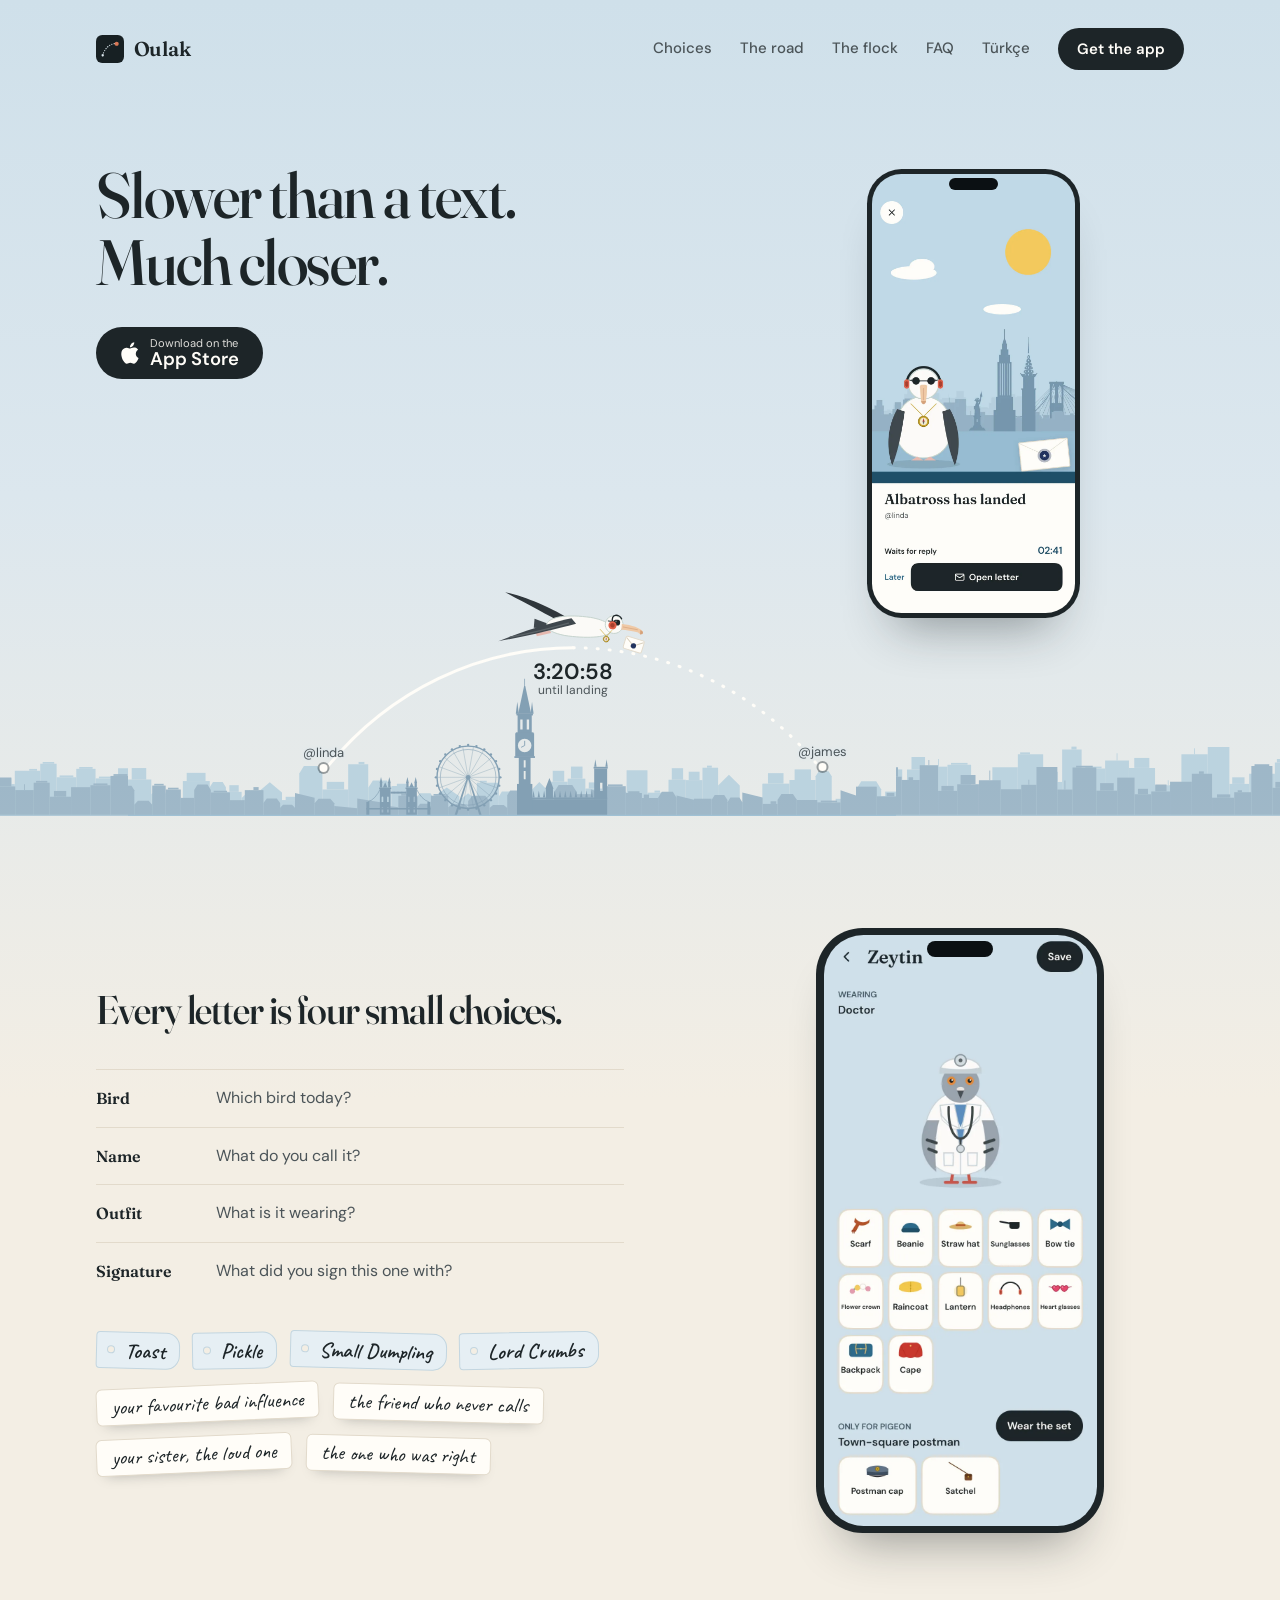
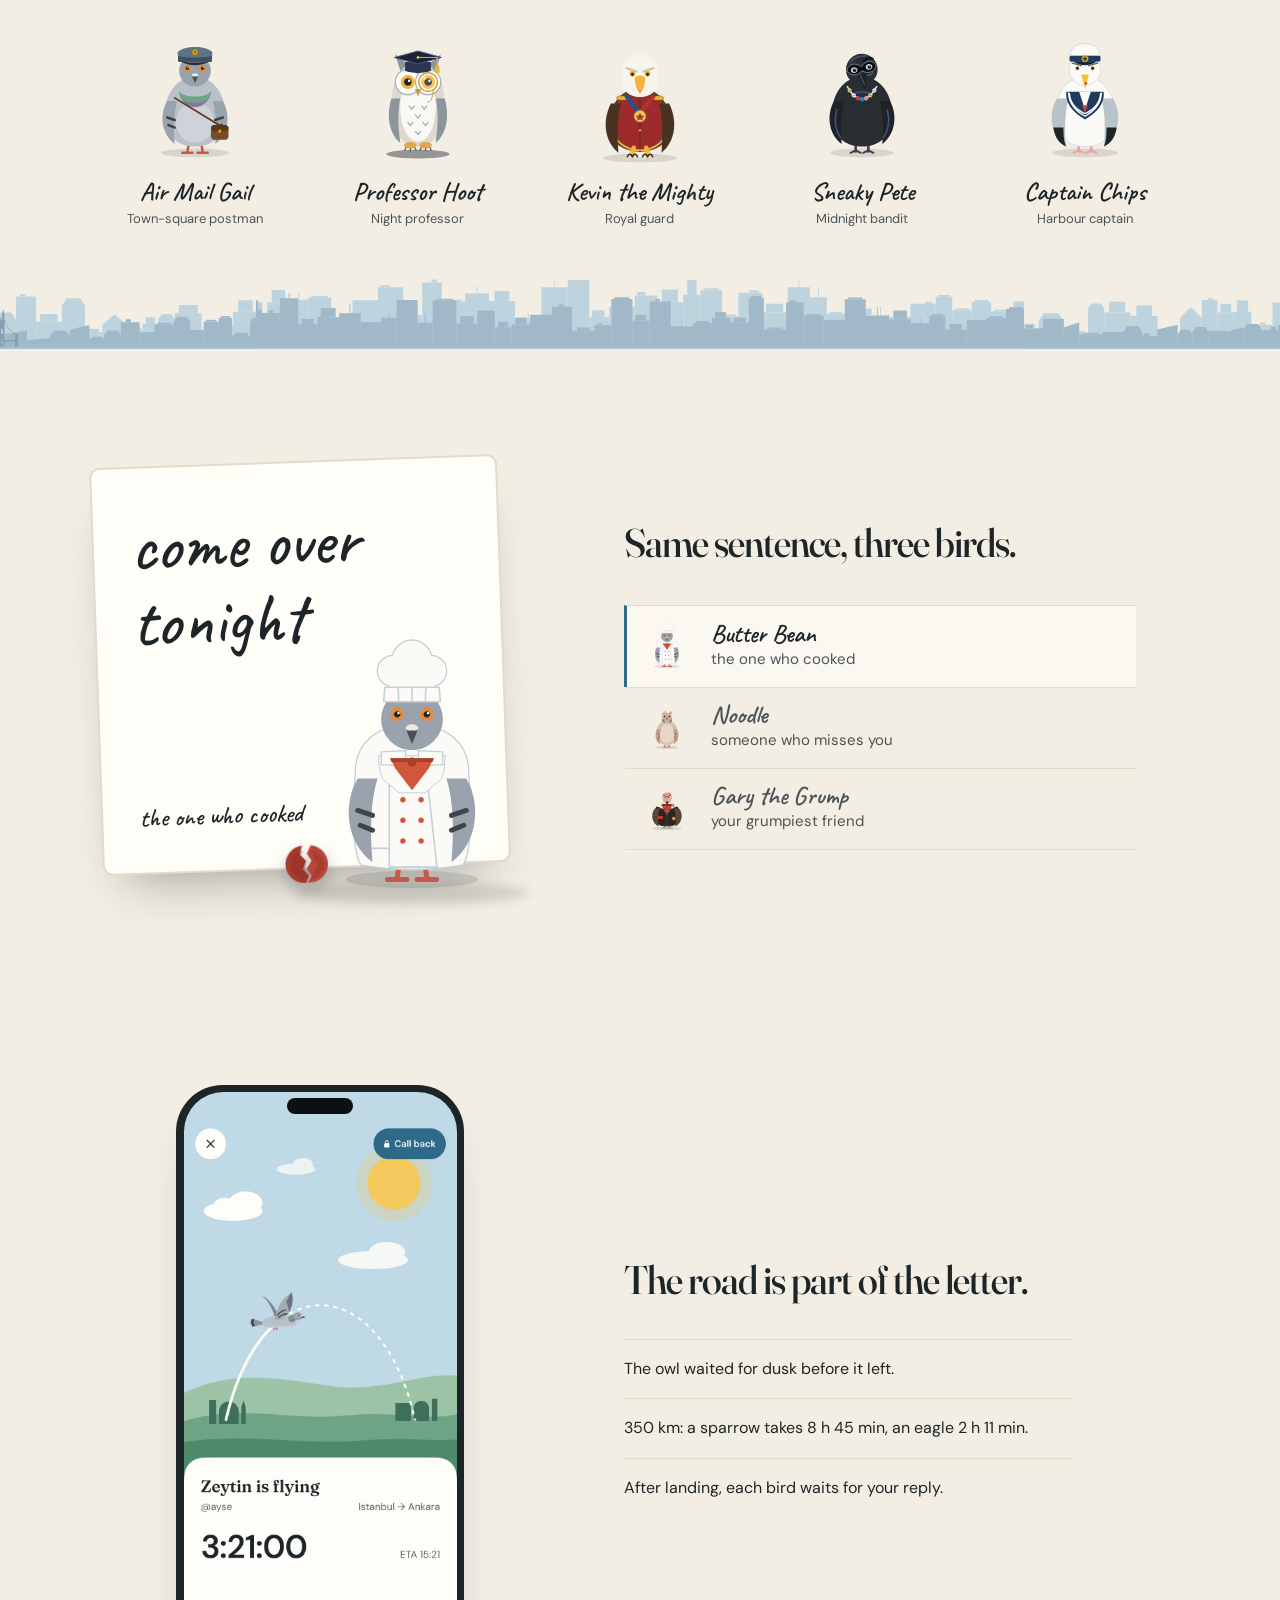
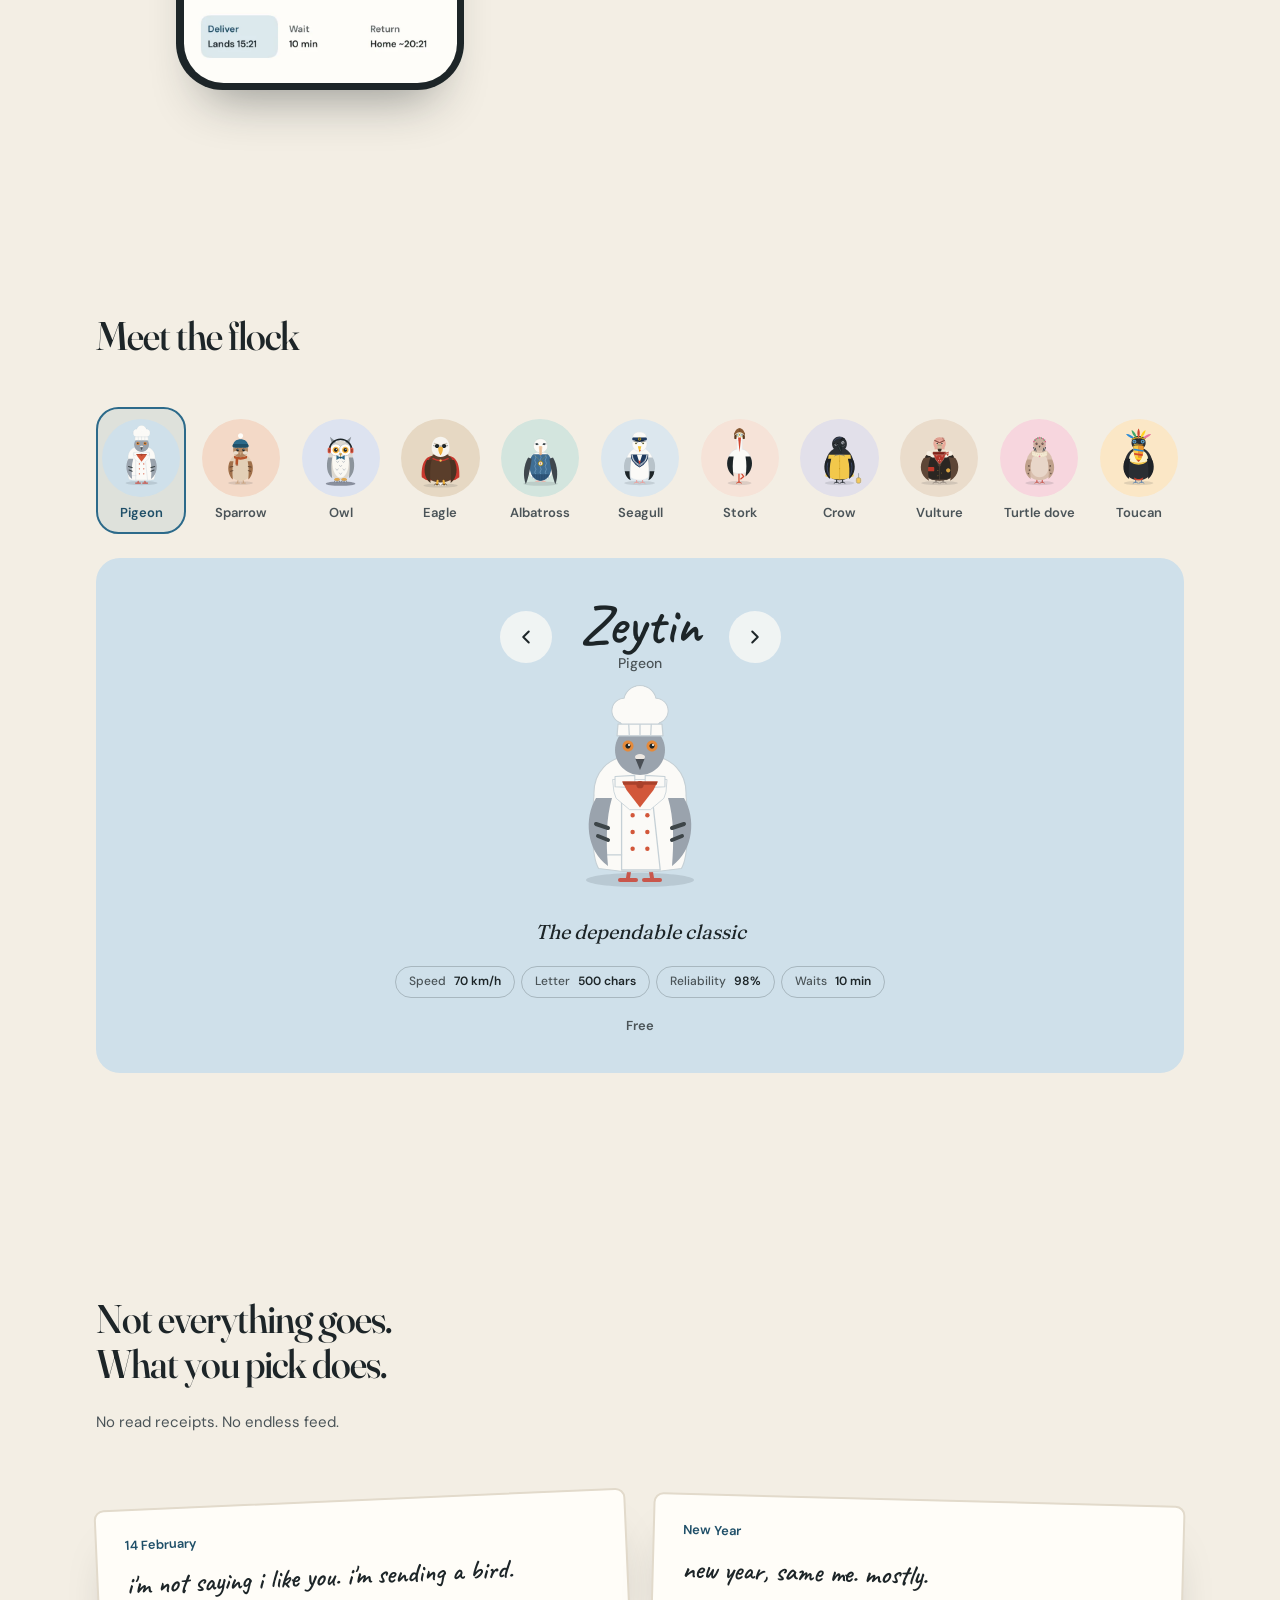
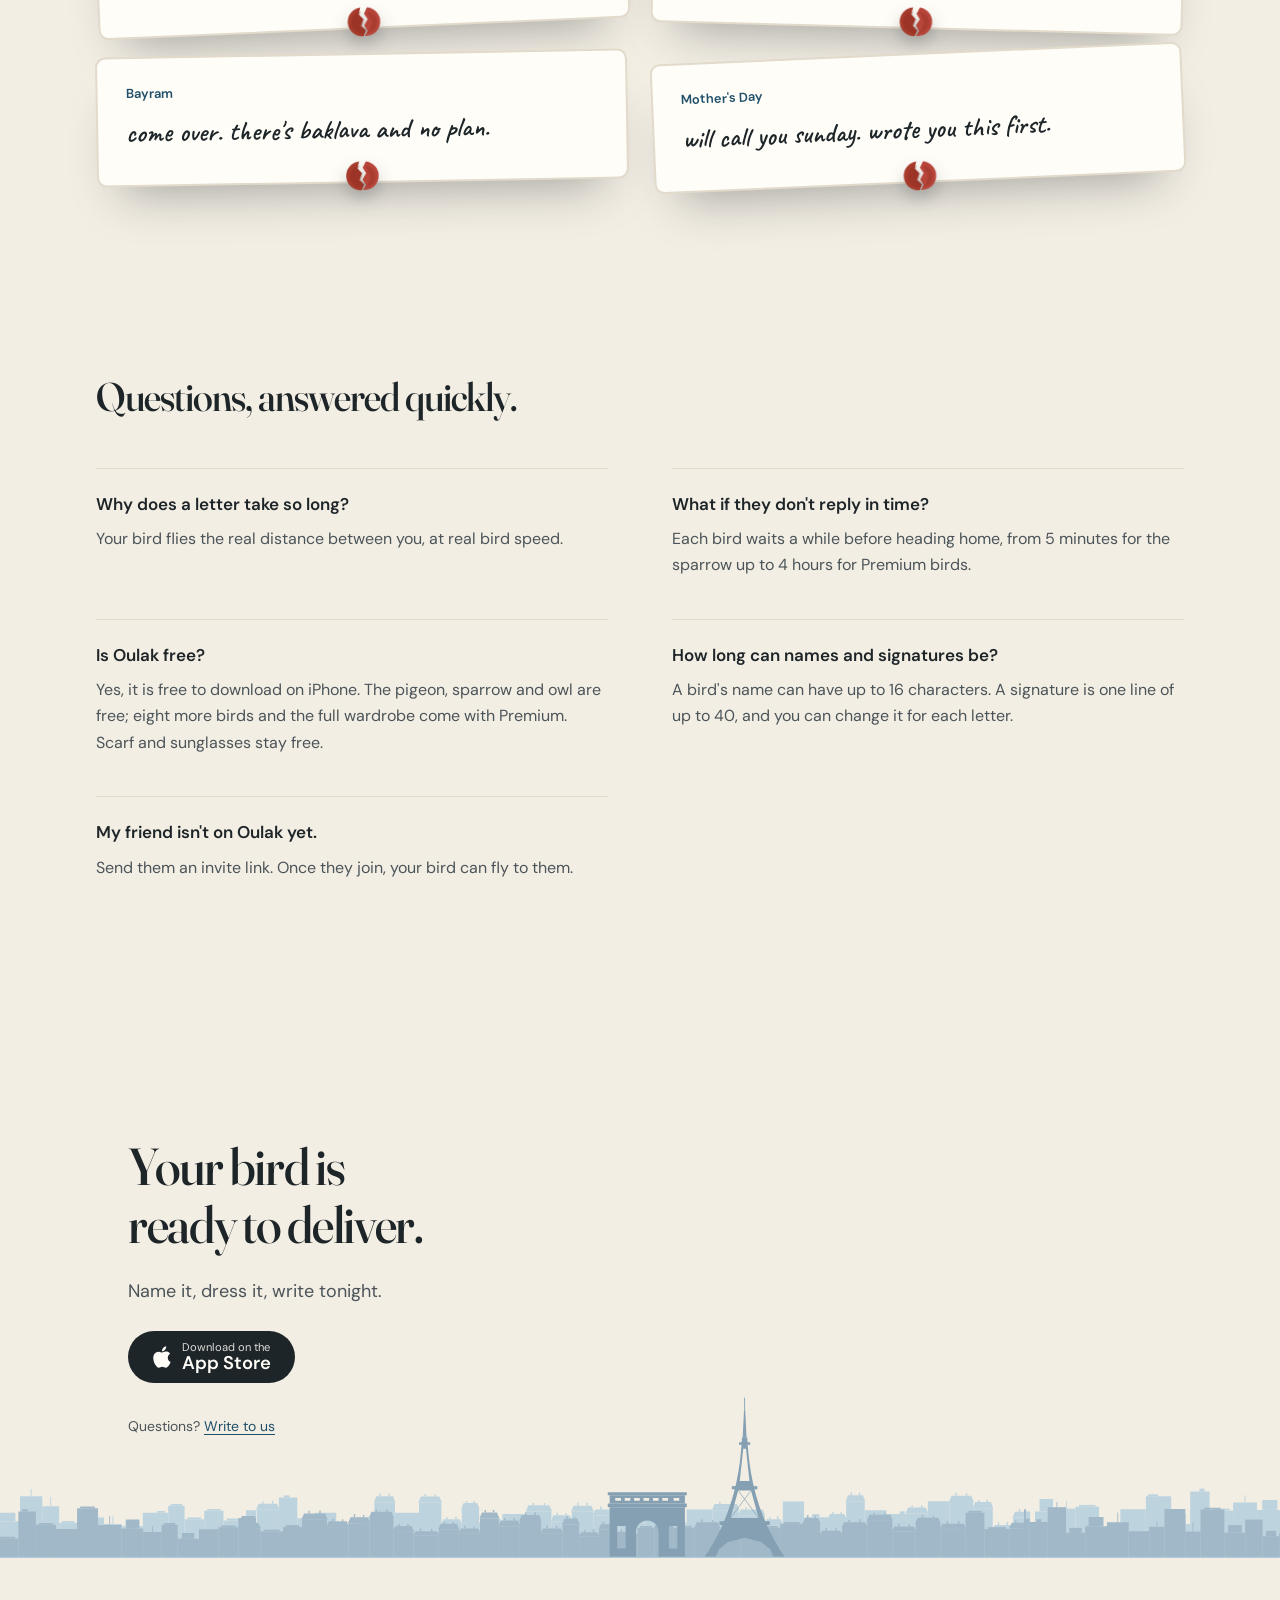
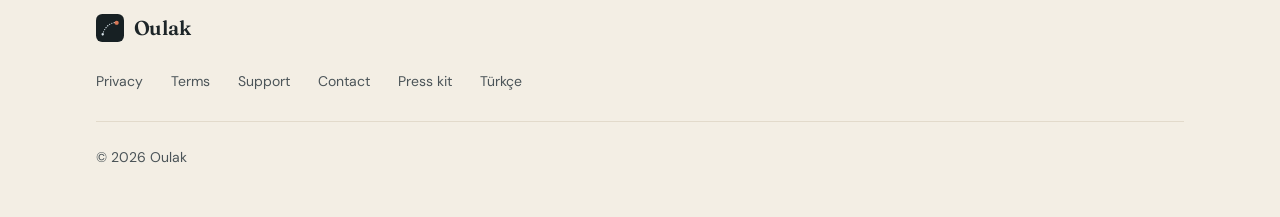
<file: index.html>
<!doctype html>
<html lang="en">
<head>
<meta charset="utf-8">
<meta name="viewport" content="width=device-width, initial-scale=1">
<meta name="color-scheme" content="light">
<meta name="theme-color" content="#CFE0EA">
<title>Oulak: letters that fly</title>
<meta name="description" content="Oulak is an iPhone app where every letter is carried by a bird. Pick a pigeon, sparrow or owl, write, and watch it cross the map in real time.">
<link rel="alternate" hreflang="en" href="index.html">
<link rel="alternate" hreflang="tr" href="tr/index.html">
<link rel="alternate" hreflang="x-default" href="index.html">
<!-- TODO: once the site has a final domain, make og:image, og:url and the hreflang hrefs absolute URLs. -->
<meta property="og:type" content="website">
<meta property="og:site_name" content="Oulak">
<meta property="og:title" content="Oulak: letters that fly">
<meta property="og:description" content="Oulak is an iPhone app where every letter is carried by a bird. Pick a pigeon, sparrow or owl, write, and watch it cross the map in real time.">
<meta property="og:locale" content="en_US">
<meta property="og:locale:alternate" content="tr_TR">
<meta property="og:image" content="img/og.png">
<meta name="twitter:card" content="summary">
<link rel="icon" type="image/png" sizes="32x32" href="favicon-32.png">
<link rel="apple-touch-icon" href="apple-touch-icon.png">
<link rel="stylesheet" href="style.css?v=5">
<style>
#b-pigeon:checked ~ .flock-stage .p-pigeon{display:flex}
#b-pigeon:checked ~ .flock-pick label[for="b-pigeon"]{background:rgba(44,106,138,.10);border-color:var(--accent)}
#b-pigeon:checked ~ .flock-pick label[for="b-pigeon"] .pick-name{color:var(--accent-deep)}
#b-pigeon:focus-visible ~ .flock-pick label[for="b-pigeon"]{outline:3px solid var(--accent-deep);outline-offset:2px}
#b-sparrow:checked ~ .flock-stage .p-sparrow{display:flex}
#b-sparrow:checked ~ .flock-pick label[for="b-sparrow"]{background:rgba(44,106,138,.10);border-color:var(--accent)}
#b-sparrow:checked ~ .flock-pick label[for="b-sparrow"] .pick-name{color:var(--accent-deep)}
#b-sparrow:focus-visible ~ .flock-pick label[for="b-sparrow"]{outline:3px solid var(--accent-deep);outline-offset:2px}
#b-owl:checked ~ .flock-stage .p-owl{display:flex}
#b-owl:checked ~ .flock-pick label[for="b-owl"]{background:rgba(44,106,138,.10);border-color:var(--accent)}
#b-owl:checked ~ .flock-pick label[for="b-owl"] .pick-name{color:var(--accent-deep)}
#b-owl:focus-visible ~ .flock-pick label[for="b-owl"]{outline:3px solid var(--accent-deep);outline-offset:2px}
#b-eagle:checked ~ .flock-stage .p-eagle{display:flex}
#b-eagle:checked ~ .flock-pick label[for="b-eagle"]{background:rgba(44,106,138,.10);border-color:var(--accent)}
#b-eagle:checked ~ .flock-pick label[for="b-eagle"] .pick-name{color:var(--accent-deep)}
#b-eagle:focus-visible ~ .flock-pick label[for="b-eagle"]{outline:3px solid var(--accent-deep);outline-offset:2px}
#b-albatross:checked ~ .flock-stage .p-albatross{display:flex}
#b-albatross:checked ~ .flock-pick label[for="b-albatross"]{background:rgba(44,106,138,.10);border-color:var(--accent)}
#b-albatross:checked ~ .flock-pick label[for="b-albatross"] .pick-name{color:var(--accent-deep)}
#b-albatross:focus-visible ~ .flock-pick label[for="b-albatross"]{outline:3px solid var(--accent-deep);outline-offset:2px}
#b-seagull:checked ~ .flock-stage .p-seagull{display:flex}
#b-seagull:checked ~ .flock-pick label[for="b-seagull"]{background:rgba(44,106,138,.10);border-color:var(--accent)}
#b-seagull:checked ~ .flock-pick label[for="b-seagull"] .pick-name{color:var(--accent-deep)}
#b-seagull:focus-visible ~ .flock-pick label[for="b-seagull"]{outline:3px solid var(--accent-deep);outline-offset:2px}
#b-stork:checked ~ .flock-stage .p-stork{display:flex}
#b-stork:checked ~ .flock-pick label[for="b-stork"]{background:rgba(44,106,138,.10);border-color:var(--accent)}
#b-stork:checked ~ .flock-pick label[for="b-stork"] .pick-name{color:var(--accent-deep)}
#b-stork:focus-visible ~ .flock-pick label[for="b-stork"]{outline:3px solid var(--accent-deep);outline-offset:2px}
#b-crow:checked ~ .flock-stage .p-crow{display:flex}
#b-crow:checked ~ .flock-pick label[for="b-crow"]{background:rgba(44,106,138,.10);border-color:var(--accent)}
#b-crow:checked ~ .flock-pick label[for="b-crow"] .pick-name{color:var(--accent-deep)}
#b-crow:focus-visible ~ .flock-pick label[for="b-crow"]{outline:3px solid var(--accent-deep);outline-offset:2px}
#b-vulture:checked ~ .flock-stage .p-vulture{display:flex}
#b-vulture:checked ~ .flock-pick label[for="b-vulture"]{background:rgba(44,106,138,.10);border-color:var(--accent)}
#b-vulture:checked ~ .flock-pick label[for="b-vulture"] .pick-name{color:var(--accent-deep)}
#b-vulture:focus-visible ~ .flock-pick label[for="b-vulture"]{outline:3px solid var(--accent-deep);outline-offset:2px}
#b-kumru:checked ~ .flock-stage .p-kumru{display:flex}
#b-kumru:checked ~ .flock-pick label[for="b-kumru"]{background:rgba(44,106,138,.10);border-color:var(--accent)}
#b-kumru:checked ~ .flock-pick label[for="b-kumru"] .pick-name{color:var(--accent-deep)}
#b-kumru:focus-visible ~ .flock-pick label[for="b-kumru"]{outline:3px solid var(--accent-deep);outline-offset:2px}
#b-toucan:checked ~ .flock-stage .p-toucan{display:flex}
#b-toucan:checked ~ .flock-pick label[for="b-toucan"]{background:rgba(44,106,138,.10);border-color:var(--accent)}
#b-toucan:checked ~ .flock-pick label[for="b-toucan"] .pick-name{color:var(--accent-deep)}
#b-toucan:focus-visible ~ .flock-pick label[for="b-toucan"]{outline:3px solid var(--accent-deep);outline-offset:2px}
</style>
</head>
<body class="home">
<svg width="0" height="0" style="position:absolute" aria-hidden="true" focusable="false"><defs>
<symbol id="art-pigeon" viewBox="0 0 240 220"><path d="M174 196 C174 199.866 149.823 203 120 203 C90.177 203 66 199.866 66 196 C66 192.134 90.177 189 120 189 C149.823 189 174 192.134 174 196 Z" fill="#1D2528" opacity="0.12"/><path d="M110 182 L108 194 M100 196 L116 196 M130 182 L132 194 M124 196 L140 196" fill="none" stroke="#C9564B" stroke-width="4" stroke-linecap="round" stroke-linejoin="miter"/><path d="M120 76 C150 76 168 104 168 138 C168 168 148 186 120 186 C92 186 72 168 72 138 C72 104 90 76 120 76 Z" fill="#B9C0C8"/><path d="M150 148 C150 165.673 136.569 180 120 180 C103.431 180 90 165.673 90 148 C90 130.327 103.431 116 120 116 C136.569 116 150 130.327 150 148 Z" fill="#CDD3D9"/><path d="M74 111.52 C73.08 91 85.04 70.48 120 70.48 C154.96 70.48 166.92 91 166 111.52 C166.92 119.12 170.6 169.28 161.4 184.48 Q120 191.32 78.6 184.48 C69.4 169.28 73.08 119.12 74 111.52 Z" fill="#FBFAF7" stroke="#C5D0D6" stroke-width="1.1" stroke-linecap="round" stroke-linejoin="round"/><path d="M101.6 102.4 L131.04 102.4 L140.24 186 L101.6 186 Z" fill="#FBFAF7" stroke="#C5D0D6" stroke-width="1.29" stroke-linecap="round" stroke-linejoin="round"/><path d="M110.43 131.28 A2.21 2.21 0 1 0 114.85 131.28 A2.21 2.21 0 1 0 110.43 131.28 Z" fill="#D2573A"/><path d="M110.43 148 A2.21 2.21 0 1 0 114.85 148 A2.21 2.21 0 1 0 110.43 148 Z" fill="#D2573A"/><path d="M110.43 164.72 A2.21 2.21 0 1 0 114.85 164.72 A2.21 2.21 0 1 0 110.43 164.72 Z" fill="#D2573A"/><path d="M125.15 131.28 A2.21 2.21 0 1 0 129.57 131.28 A2.21 2.21 0 1 0 125.15 131.28 Z" fill="#D2573A"/><path d="M125.15 148 A2.21 2.21 0 1 0 129.57 148 A2.21 2.21 0 1 0 125.15 148 Z" fill="#D2573A"/><path d="M125.15 164.72 A2.21 2.21 0 1 0 129.57 164.72 A2.21 2.21 0 1 0 125.15 164.72 Z" fill="#D2573A"/><path d="M85.04 170.8 L101.6 170.8" fill="none" stroke="#C5D0D6" stroke-width="1.29" stroke-linecap="round" stroke-linejoin="round"/><path d="M76 114 C64 134 66 166 88 182 C86 158 86 134 92 114 Z" fill="#9AA3AD"/><path d="M164 114 C176 134 174 166 152 182 C154 158 154 134 148 114 Z" fill="#9AA3AD"/><path d="M76 140 L88 144 M78 152 L88 156" fill="none" stroke="#3D4548" stroke-width="4" stroke-linecap="round" stroke-linejoin="miter"/><path d="M164 140 L152 144 M162 152 L152 156" fill="none" stroke="#3D4548" stroke-width="4" stroke-linecap="round" stroke-linejoin="miter"/><path d="M94 98 C104 110 136 110 146 98 C144 114 134 122 120 122 C106 122 96 114 94 98 Z" fill="#6FA487"/><path d="M100 112 C110 118 130 118 140 112 C136 120 128 124 120 124 C112 124 104 120 100 112 Z" fill="#8B6FA8" opacity="0.85"/><path d="M145 66 C145 79.807 133.807 91 120 91 C106.193 91 95 79.807 95 66 C95 52.193 106.193 41 120 41 C133.807 41 145 52.193 145 66 Z" fill="#9AA3AD"/><path d="M113.5 62 C113.5 65.038 111.038 67.5 108 67.5 C104.962 67.5 102.5 65.038 102.5 62 C102.5 58.962 104.962 56.5 108 56.5 C111.038 56.5 113.5 58.962 113.5 62 Z" fill="#E58A3A"/><path d="M137.5 62 C137.5 65.038 135.038 67.5 132 67.5 C128.962 67.5 126.5 65.038 126.5 62 C126.5 58.962 128.962 56.5 132 56.5 C135.038 56.5 137.5 58.962 137.5 62 Z" fill="#E58A3A"/><path d="M110.6 62 C110.6 63.436 109.436 64.6 108 64.6 C106.564 64.6 105.4 63.436 105.4 62 C105.4 60.564 106.564 59.4 108 59.4 C109.436 59.4 110.6 60.564 110.6 62 Z" fill="#1D2528"/><path d="M134.6 62 C134.6 63.436 133.436 64.6 132 64.6 C130.564 64.6 129.4 63.436 129.4 62 C129.4 60.564 130.564 59.4 132 59.4 C133.436 59.4 134.6 60.564 134.6 62 Z" fill="#1D2528"/><path d="M110 61 C110 61.552 109.552 62 109 62 C108.448 62 108 61.552 108 61 C108 60.448 108.448 60 109 60 C109.552 60 110 60.448 110 61 Z" fill="#FFFDF8"/><path d="M134 61 C134 61.552 133.552 62 133 62 C132.448 62 132 61.552 132 61 C132 60.448 132.448 60 133 60 C133.552 60 134 60.448 134 61 Z" fill="#FFFDF8"/><path d="M125 73 C125 74.657 122.761 76 120 76 C117.239 76 115 74.657 115 73 C115 71.343 117.239 70 120 70 C122.761 70 125 71.343 125 73 Z" fill="#EDE8E2"/><path d="M115.5 75 L120 86 L124.5 75 Z" fill="#4A4F55"/><path d="M92.96 95.52 L147.04 95.52 L146 108 L143.92 114.24 L130.4 125.68 L109.6 125.68 L96.08 114.24 L94 108 Z" fill="#FBFAF7" stroke="#C5D0D6" stroke-width="0.8" stroke-linecap="round" stroke-linejoin="round"/><path d="M95.04 92.4 L114.8 91.36 L114.8 103.84 L95.04 102.8 Z" fill="#FBFAF7" stroke="#C5D0D6" stroke-width="1.04" stroke-linecap="round" stroke-linejoin="round"/><path d="M144.96 92.4 L125.2 91.36 L125.2 103.84 L144.96 102.8 Z" fill="#FBFAF7" stroke="#C5D0D6" stroke-width="1.04" stroke-linecap="round" stroke-linejoin="round"/><path d="M102.32 97.6 L137.68 97.6 L133.52 105.92 L120 123.6 L106.48 105.92 Z" fill="#D2573A"/><path d="M102.32 97.6 L137.68 97.6 L136.64 100.72 L103.36 100.72 Z" fill="#A9412A"/><path d="M116.36 100.72 A3.64 3.64 0 1 0 123.64 100.72 A3.64 3.64 0 1 0 116.36 100.72 Z" fill="#A9412A"/><path d="M92 26.75 A12.5 12.5 0 1 0 117 26.75 A12.5 12.5 0 1 0 92 26.75 Z" fill="#FBFAF7" stroke="#C5D0D6" stroke-width="1.25" stroke-linecap="round" stroke-linejoin="round"/><path d="M123 26.75 A12.5 12.5 0 1 0 148 26.75 A12.5 12.5 0 1 0 123 26.75 Z" fill="#FBFAF7" stroke="#C5D0D6" stroke-width="1.25" stroke-linecap="round" stroke-linejoin="round"/><path d="M103.75 18 A16.25 16.25 0 1 0 136.25 18 A16.25 16.25 0 1 0 103.75 18 Z" fill="#FBFAF7" stroke="#C5D0D6" stroke-width="1.25" stroke-linecap="round" stroke-linejoin="round"/><path d="M98.75 31.75 A13.75 13.75 0 1 0 126.25 31.75 A13.75 13.75 0 1 0 98.75 31.75 Z" fill="#FBFAF7" stroke="#C5D0D6" stroke-width="1.25" stroke-linecap="round" stroke-linejoin="round"/><path d="M113.75 31.75 A13.75 13.75 0 1 0 141.25 31.75 A13.75 13.75 0 1 0 113.75 31.75 Z" fill="#FBFAF7" stroke="#C5D0D6" stroke-width="1.25" stroke-linecap="round" stroke-linejoin="round"/><path d="M92.5 26.75 A12 12 0 1 0 116.5 26.75 A12 12 0 1 0 92.5 26.75 Z" fill="#FBFAF7"/><path d="M123.5 26.75 A12 12 0 1 0 147.5 26.75 A12 12 0 1 0 123.5 26.75 Z" fill="#FBFAF7"/><path d="M104.25 18 A15.75 15.75 0 1 0 135.75 18 A15.75 15.75 0 1 0 104.25 18 Z" fill="#FBFAF7"/><path d="M99.25 31.75 A13.25 13.25 0 1 0 125.75 31.75 A13.25 13.25 0 1 0 99.25 31.75 Z" fill="#FBFAF7"/><path d="M114.25 31.75 A13.25 13.25 0 1 0 140.75 31.75 A13.25 13.25 0 1 0 114.25 31.75 Z" fill="#FBFAF7"/><path d="M 97 51.75L 98 40L 142 40L 143 51.75Z" fill="#FBFAF7" stroke="#C5D0D6" stroke-width="1.25" stroke-linecap="round" stroke-linejoin="round"/><path d="M 108.75 40.5L 109.25 50.5M 120 40.5L 120 50.5M 131.25 40.5L 130.75 50.5" fill="none" stroke="#C5D0D6" stroke-width="1.25" stroke-linecap="round" stroke-linejoin="round"/></symbol>
<symbol id="art-sparrow" viewBox="0 0 240 220"><path d="M162 196 C162 199.314 143.196 202 120 202 C96.804 202 78 199.314 78 196 C78 192.686 96.804 190 120 190 C143.196 190 162 192.686 162 196 Z" fill="#1D2528" opacity="0.12"/><path d="M112 184 L110 194 M104 196 L116 196 M128 184 L130 194 M124 196 L136 196" fill="none" stroke="#C8A07A" stroke-width="3" stroke-linecap="round" stroke-linejoin="miter"/><path d="M120 96 C146 96 160 118 160 146 C160 172 142 188 120 188 C98 188 80 172 80 146 C80 118 94 96 120 96 Z" fill="#E3CFB6"/><path d="M84 122 C74 142 78 170 94 184 C92 162 92 140 96 122 Z" fill="#A0704A"/><path d="M156 122 C166 142 162 170 146 184 C148 162 148 140 144 122 Z" fill="#A0704A"/><path d="M84 142 L94 140 M86 156 L94 154" fill="none" stroke="#4E3424" stroke-width="2.5" stroke-linecap="round" stroke-linejoin="miter"/><path d="M156 142 L146 140 M154 156 L146 154" fill="none" stroke="#4E3424" stroke-width="2.5" stroke-linecap="round" stroke-linejoin="miter"/><path d="M145 84 C145 97.807 133.807 109 120 109 C106.193 109 95 97.807 95 84 C95 70.193 106.193 59 120 59 C133.807 59 145 70.193 145 84 Z" fill="#B08560"/><path d="M97 80 C100 60 140 60 143 80 C132 72 108 72 97 80 Z" fill="#8E8A86"/><path d="M113 94 C113 97.314 108.971 100 104 100 C99.029 100 95 97.314 95 94 C95 90.686 99.029 88 104 88 C108.971 88 113 90.686 113 94 Z" fill="#E8DCCB"/><path d="M145 94 C145 97.314 140.971 100 136 100 C131.029 100 127 97.314 127 94 C127 90.686 131.029 88 136 88 C140.971 88 145 90.686 145 94 Z" fill="#E8DCCB"/><path d="M100 76 C104 73 110 73 114 75 M126 75 C130 73 136 73 140 76" fill="none" stroke="#EAD9BF" stroke-width="2.5" stroke-linecap="round" stroke-linejoin="miter"/><path d="M114.2 84 C114.2 86.32 112.32 88.2 110 88.2 C107.68 88.2 105.8 86.32 105.8 84 C105.8 81.68 107.68 79.8 110 79.8 C112.32 79.8 114.2 81.68 114.2 84 Z" fill="#1D2528"/><path d="M134.2 84 C134.2 86.32 132.32 88.2 130 88.2 C127.68 88.2 125.8 86.32 125.8 84 C125.8 81.68 127.68 79.8 130 79.8 C132.32 79.8 134.2 81.68 134.2 84 Z" fill="#1D2528"/><path d="M112.7 82.6 C112.7 83.318 112.118 83.9 111.4 83.9 C110.682 83.9 110.1 83.318 110.1 82.6 C110.1 81.882 110.682 81.3 111.4 81.3 C112.118 81.3 112.7 81.882 112.7 82.6 Z" fill="#FFFDF8"/><path d="M132.7 82.6 C132.7 83.318 132.118 83.9 131.4 83.9 C130.682 83.9 130.1 83.318 130.1 82.6 C130.1 81.882 130.682 81.3 131.4 81.3 C132.118 81.3 132.7 81.882 132.7 82.6 Z" fill="#FFFDF8"/><path d="M115.5 91 L120 102 L124.5 91 Z" fill="#C9A27A"/><path d="M103.5 111.52 L112.3 111.52 L111.42 133.52 L102.62 133.52 Z" fill="#B5532A" stroke-width="1" stroke-linecap="round" stroke-linejoin="round"/><path d="M98 103.6 Q120 113.28 142 103.6 L142 112.4 Q120 122.08 98 112.4 Z" fill="#B5532A" stroke-width="1" stroke-linecap="round" stroke-linejoin="round"/><path d="M105.7 133.52 L105.7 136.16 M107.9 133.52 L107.9 136.16 M110.1 133.52 L110.1 136.16" fill="none" stroke="#8E3C1C" stroke-width="1.76" stroke-linecap="round" stroke-linejoin="round"/><path d="M95 69 C95 41.5 145 41.5 145 69 Z" fill="#2C6A8A" stroke-width="2.5" stroke-linecap="round" stroke-linejoin="round"/><path d="M147.5 70.25 L147.5 70.25 C147.5 70.5 147.5 71.375 147.032 72.553 C146.443 74.17 145.17 75.443 143.553 76.032 C142.072 76.5 140.697 76.5 137.946 76.5 L102.054 76.5 C99.303 76.5 97.928 76.5 96.447 76.032 C94.83 75.443 93.557 74.17 92.968 72.553 C92.5 71.375 92.5 70.5 92.5 70.25 L92.5 70.25 C92.5 70 92.5 69.125 92.968 67.947 C93.557 66.33 94.83 65.057 96.447 64.468 C97.928 64 99.303 64 102.054 64 L137.946 64 C140.697 64 142.072 64 143.553 64.468 C145.17 65.057 146.443 66.33 147.032 67.947 C147.5 69.125 147.5 70 147.5 70.25 Z" fill="#1F4F68" stroke-width="2.5" stroke-linecap="round" stroke-linejoin="round"/><path d="M128.75 36.5 C128.75 41.332 124.832 45.25 120 45.25 C115.168 45.25 111.25 41.332 111.25 36.5 C111.25 31.668 115.168 27.75 120 27.75 C124.832 27.75 128.75 31.668 128.75 36.5 Z" fill="#FFFDF8" stroke-width="2.5" stroke-linecap="round" stroke-linejoin="round"/></symbol>
<symbol id="art-owl" viewBox="0 0 240 220"><path d="M170 198 C170 201.866 147.614 205 120 205 C92.386 205 70 201.866 70 198 C70 194.134 92.386 191 120 191 C147.614 191 170 194.134 170 198 Z" fill="#0B1022" opacity="0.4"/><path d="M92 66 L84 40 L106 58 Z" fill="#8C949C"/><path d="M148 66 L156 40 L134 58 Z" fill="#8C949C"/><path d="M78 120 C78 72 102 52 120 52 C138 52 162 72 162 120 C162 160 146 186 120 186 C94 186 78 160 78 120 Z" fill="#DDD9D1"/><path d="M92.5 96 C92.5 97.381 91.381 98.5 90 98.5 C88.619 98.5 87.5 97.381 87.5 96 C87.5 94.619 88.619 93.5 90 93.5 C91.381 93.5 92.5 94.619 92.5 96 Z" fill="#B9C0C8"/><path d="M152.5 96 C152.5 97.381 151.381 98.5 150 98.5 C148.619 98.5 147.5 97.381 147.5 96 C147.5 94.619 148.619 93.5 150 93.5 C151.381 93.5 152.5 94.619 152.5 96 Z" fill="#B9C0C8"/><path d="M88 112 C88 113.105 87.105 114 86 114 C84.895 114 84 113.105 84 112 C84 110.895 84.895 110 86 110 C87.105 110 88 110.895 88 112 Z" fill="#B9C0C8"/><path d="M156 112 C156 113.105 155.105 114 154 114 C152.895 114 152 113.105 152 112 C152 110.895 152.895 110 154 110 C155.105 110 156 110.895 156 112 Z" fill="#B9C0C8"/><path d="M92 120 C92 96 104 88 120 88 C136 88 148 96 148 120 C148 156 136 178 120 178 C104 178 92 156 92 120 Z" fill="#FAF8F2"/><path d="M106 122 L110 127 L114 122" fill="none" stroke="#A9B0B8" stroke-width="2" stroke-linecap="round" stroke-linejoin="round"/><path d="M126 122 L130 127 L134 122" fill="none" stroke="#A9B0B8" stroke-width="2" stroke-linecap="round" stroke-linejoin="round"/><path d="M116 136 L120 141 L124 136" fill="none" stroke="#A9B0B8" stroke-width="2" stroke-linecap="round" stroke-linejoin="round"/><path d="M104 148 L108 153 L112 148" fill="none" stroke="#A9B0B8" stroke-width="2" stroke-linecap="round" stroke-linejoin="round"/><path d="M128 148 L132 153 L136 148" fill="none" stroke="#A9B0B8" stroke-width="2" stroke-linecap="round" stroke-linejoin="round"/><path d="M116 162 L120 167 L124 162" fill="none" stroke="#A9B0B8" stroke-width="2" stroke-linecap="round" stroke-linejoin="round"/><path d="M78 110 C70 136 74 166 92 180 C88 150 88 128 92 110 Z" fill="#8C949C"/><path d="M162 110 C170 136 166 166 148 180 C152 150 152 128 148 110 Z" fill="#8C949C"/><path d="M124 84 C124 95.046 115.046 104 104 104 C92.954 104 84 95.046 84 84 C84 72.954 92.954 64 104 64 C115.046 64 124 72.954 124 84 Z" fill="#FFFDF8" stroke="#A9B0B8" stroke-width="2" stroke-linecap="butt" stroke-linejoin="miter"/><path d="M156 84 C156 95.046 147.046 104 136 104 C124.954 104 116 95.046 116 84 C116 72.954 124.954 64 136 64 C147.046 64 156 72.954 156 84 Z" fill="#FFFDF8" stroke="#A9B0B8" stroke-width="2" stroke-linecap="butt" stroke-linejoin="miter"/><path d="M115 84 C115 90.075 110.075 95 104 95 C97.925 95 93 90.075 93 84 C93 77.925 97.925 73 104 73 C110.075 73 115 77.925 115 84 Z" fill="#F4B23E"/><path d="M147 84 C147 90.075 142.075 95 136 95 C129.925 95 125 90.075 125 84 C125 77.925 129.925 73 136 73 C142.075 73 147 77.925 147 84 Z" fill="#F4B23E"/><path d="M110 84 C110 87.314 107.314 90 104 90 C100.686 90 98 87.314 98 84 C98 80.686 100.686 78 104 78 C107.314 78 110 80.686 110 84 Z" fill="#1D2528"/><path d="M142 84 C142 87.314 139.314 90 136 90 C132.686 90 130 87.314 130 84 C130 80.686 132.686 78 136 78 C139.314 78 142 80.686 142 84 Z" fill="#1D2528"/><path d="M108 82 C108 83.105 107.105 84 106 84 C104.895 84 104 83.105 104 82 C104 80.895 104.895 80 106 80 C107.105 80 108 80.895 108 82 Z" fill="#FFFDF8"/><path d="M140 82 C140 83.105 139.105 84 138 84 C136.895 84 136 83.105 136 82 C136 80.895 136.895 80 138 80 C139.105 80 140 80.895 140 82 Z" fill="#FFFDF8"/><path d="M115 95 L120 107 L125 95 Z" fill="#C99A3A"/><path d="M118 184 C118 186.761 113.523 189 108 189 C102.477 189 98 186.761 98 184 C98 181.239 102.477 179 108 179 C113.523 179 118 181.239 118 184 Z" fill="#E0A74F"/><path d="M142 184 C142 186.761 137.523 189 132 189 C126.477 189 122 186.761 122 184 C122 181.239 126.477 179 132 179 C137.523 179 142 181.239 142 184 Z" fill="#E0A74F"/><path d="M101 188 L99 192 M108 189 L108 193 M115 188 L117 192 M125 188 L123 192 M132 189 L132 193 M139 188 L141 192" fill="none" stroke="#5C6468" stroke-width="2" stroke-linecap="round" stroke-linejoin="miter"/><path d="M120 110 L106.14 102.08 L106.14 117.92 Z" fill="#2C6A8A" stroke-width="1.98" stroke-linecap="round" stroke-linejoin="round"/><path d="M120 110 L133.86 102.08 L133.86 117.92 Z" fill="#2C6A8A" stroke-width="1.98" stroke-linecap="round" stroke-linejoin="round"/><path d="M123.96 110 C123.96 112.187 122.187 113.96 120 113.96 C117.813 113.96 116.04 112.187 116.04 110 C116.04 107.813 117.813 106.04 120 106.04 C122.187 106.04 123.96 107.813 123.96 110 Z" fill="#1F4F68" stroke-width="1.98" stroke-linecap="round" stroke-linejoin="round"/><path d="M81.92 86 C81.92 64.969 98.969 47.92 120 47.92 C141.031 47.92 158.08 64.969 158.08 86" fill="none" stroke="#1D2528" stroke-width="5.1" stroke-linecap="round" stroke-linejoin="round"/><path d="M87.411 86 L87.411 87.619 C87.411 90.036 87.411 91.245 87 92.545 C86.483 93.966 85.364 95.085 83.943 95.602 C82.908 96.013 82.14 96.013 81.92 96.013 L81.92 96.013 C81.7 96.013 80.932 96.013 79.897 95.602 C78.476 95.085 77.357 93.966 76.84 92.545 C76.429 91.245 76.429 90.036 76.429 87.619 L76.429 84.381 C76.429 81.964 76.429 80.755 76.84 79.455 C77.357 78.034 78.476 76.915 79.897 76.398 C80.932 75.987 81.7 75.987 81.92 75.987 L81.92 75.987 C82.14 75.987 82.908 75.987 83.943 76.398 C85.364 76.915 86.483 78.034 87 79.455 C87.411 80.755 87.411 81.964 87.411 84.381 Z" fill="#E0604A" stroke-width="1" stroke-linecap="round" stroke-linejoin="round"/><path d="M84.94 86 L84.94 87.811 C84.94 89.019 84.94 89.624 84.734 90.274 C84.476 90.984 83.916 91.544 83.206 91.802 C82.664 92.008 82.238 92.008 81.92 92.008 L81.92 92.008 C81.602 92.008 81.176 92.008 80.634 91.802 C79.924 91.544 79.364 90.984 79.106 90.274 C78.9 89.624 78.9 89.019 78.9 87.811 L78.9 84.189 C78.9 82.981 78.9 82.376 79.106 81.726 C79.364 81.016 79.924 80.456 80.634 80.198 C81.176 79.992 81.602 79.992 81.92 79.992 L81.92 79.992 C82.238 79.992 82.664 79.992 83.206 80.198 C83.916 80.456 84.476 81.016 84.734 81.726 C84.94 82.376 84.94 82.981 84.94 84.189 Z" fill="#A8402F" stroke-width="1" stroke-linecap="round" stroke-linejoin="round"/><path d="M163.571 86 L163.571 87.619 C163.571 90.036 163.571 91.245 163.16 92.545 C162.643 93.966 161.524 95.085 160.103 95.602 C159.068 96.013 158.3 96.013 158.08 96.013 L158.08 96.013 C157.86 96.013 157.092 96.013 156.057 95.602 C154.636 95.085 153.517 93.966 153 92.545 C152.589 91.245 152.589 90.036 152.589 87.619 L152.589 84.381 C152.589 81.964 152.589 80.755 153 79.455 C153.517 78.034 154.636 76.915 156.057 76.398 C157.092 75.987 157.86 75.987 158.08 75.987 L158.08 75.987 C158.3 75.987 159.068 75.987 160.103 76.398 C161.524 76.915 162.643 78.034 163.16 79.455 C163.571 80.755 163.571 81.964 163.571 84.381 Z" fill="#E0604A" stroke-width="1" stroke-linecap="round" stroke-linejoin="round"/><path d="M161.1 86 L161.1 87.811 C161.1 89.019 161.1 89.624 160.894 90.274 C160.636 90.984 160.076 91.544 159.366 91.802 C158.824 92.008 158.398 92.008 158.08 92.008 L158.08 92.008 C157.762 92.008 157.336 92.008 156.794 91.802 C156.084 91.544 155.524 90.984 155.266 90.274 C155.06 89.624 155.06 89.019 155.06 87.811 L155.06 84.189 C155.06 82.981 155.06 82.376 155.266 81.726 C155.524 81.016 156.084 80.456 156.794 80.198 C157.336 79.992 157.762 79.992 158.08 79.992 L158.08 79.992 C158.398 79.992 158.824 79.992 159.366 80.198 C160.076 80.456 160.636 81.016 160.894 81.726 C161.1 82.376 161.1 82.981 161.1 84.189 Z" fill="#A8402F" stroke-width="1" stroke-linecap="round" stroke-linejoin="round"/></symbol>
<symbol id="art-eagle" viewBox="0 0 240 220"><path d="M97.5 105 C75.648 101.8 53.472 121 56.64 176.4 Q74.381 192.4 98.458 184.4 Q120 194 141.542 184.4 Q165.619 192.4 183.36 176.4 C186.528 121 164.352 101.8 142.5 105 Z" fill="#C8372D" stroke-width="1" stroke-linecap="round" stroke-linejoin="round"/><path d="M98.458 184.4 L69.312 122.6 M141.542 184.4 L170.688 122.6" fill="none" stroke="#9A241E" stroke-width="1.34" stroke-linecap="round" stroke-linejoin="round"/><path d="M178 204 C178 207.866 152.033 211 120 211 C87.967 211 62 207.866 62 204 C62 200.134 87.967 197 120 197 C152.033 197 178 200.134 178 204 Z" fill="#1D2528" opacity="0.12"/><path d="M106 188 L102 204 L138 204 L134 188 Z" fill="#F7F4EE" stroke="#D9D2C4" stroke-width="1.5" stroke-linecap="butt" stroke-linejoin="miter"/><path d="M120 94 C152 94 170 122 168 156 C166 182 146 194 120 194 C94 194 74 182 72 156 C70 122 88 94 120 94 Z" fill="#5A3E2B"/><path d="M74 118 C60 146 64 178 86 196 C84 166 84 140 90 118 Z" fill="#4A3222"/><path d="M166 118 C180 146 176 178 154 196 C156 166 156 140 150 118 Z" fill="#4A3222"/><path d="M110 188 L108 200 M130 188 L132 200" fill="none" stroke="#F2B33D" stroke-width="7" stroke-linecap="round" stroke-linejoin="miter"/><path d="M100 202 C102 197 106 197 108 202 M108 202 C110 197 114 197 116 202 M124 202 C126 197 130 197 132 202 M132 202 C134 197 138 197 140 202" fill="none" stroke="#3A271A" stroke-width="2.5" stroke-linecap="round" stroke-linejoin="miter"/><path d="M90 78 C90 52 104 40 120 40 C136 40 150 52 150 78 C150 96 138 108 120 108 C102 108 90 96 90 78 Z" fill="#F7F4EE"/><path d="M99 62 L114 67 M141 62 L126 67" fill="none" stroke="#CFC6B5" stroke-width="4" stroke-linecap="round" stroke-linejoin="miter"/><path d="M112.8 71 C112.8 73.651 110.651 75.8 108 75.8 C105.349 75.8 103.2 73.651 103.2 71 C103.2 68.349 105.349 66.2 108 66.2 C110.651 66.2 112.8 68.349 112.8 71 Z" fill="#F2B33D"/><path d="M136.8 71 C136.8 73.651 134.651 75.8 132 75.8 C129.349 75.8 127.2 73.651 127.2 71 C127.2 68.349 129.349 66.2 132 66.2 C134.651 66.2 136.8 68.349 136.8 71 Z" fill="#F2B33D"/><path d="M110.4 71.5 C110.4 72.825 109.325 73.9 108 73.9 C106.675 73.9 105.6 72.825 105.6 71.5 C105.6 70.175 106.675 69.1 108 69.1 C109.325 69.1 110.4 70.175 110.4 71.5 Z" fill="#1D2528"/><path d="M134.4 71.5 C134.4 72.825 133.325 73.9 132 73.9 C130.675 73.9 129.6 72.825 129.6 71.5 C129.6 70.175 130.675 69.1 132 69.1 C133.325 69.1 134.4 70.175 134.4 71.5 Z" fill="#1D2528"/><path d="M112 78 C112 72 128 72 128 78 C128 90 124 98 120 101 C116 98 112 90 112 78 Z" fill="#F2B33D"/><path d="M117 94 C118 99 122 99 123 94 L120 103 Z" fill="#D9932A"/><path d="M115 71 L125 71 M101 71 L96.1 69.6 M139 71 L143.9 69.6" fill="none" stroke="#1D2528" stroke-width="1.54" stroke-linecap="round" stroke-linejoin="round"/><path d="M115 71 C115 74.866 111.866 78 108 78 C104.134 78 101 74.866 101 71 C101 67.134 104.134 64 108 64 C111.866 64 115 67.134 115 71 Z" fill="#1D2528" stroke-width="1" stroke-linecap="round" stroke-linejoin="round"/><path d="M139 71 C139 74.866 135.866 78 132 78 C128.134 78 125 74.866 125 71 C125 67.134 128.134 64 132 64 C135.866 64 139 67.134 139 71 Z" fill="#1D2528" stroke-width="1" stroke-linecap="round" stroke-linejoin="round"/><path d="M95 113.5 Q120 127 145 113.5" fill="none" stroke="#C8372D" stroke-width="5.5" stroke-linecap="round" stroke-linejoin="round"/><path d="M124 120 C124 122.209 122.209 124 120 124 C117.791 124 116 122.209 116 120 C116 117.791 117.791 116 120 116 C122.209 116 124 117.791 124 120 Z" fill="#F4C95D" stroke-width="1" stroke-linecap="round" stroke-linejoin="round"/></symbol>
<symbol id="art-albatross" viewBox="0 0 240 220"><path d="M178 198 C178 201.866 152.033 205 120 205 C87.967 205 62 201.866 62 198 C62 194.134 87.967 191 120 191 C152.033 191 178 194.134 178 198 Z" fill="#1D2528" opacity="0.12"/><path d="M120 90 C148 90 166 114 164 146 C162 172 144 188 120 188 C96 188 78 172 76 146 C74 114 92 90 120 90 Z" fill="#FBFAF7" stroke="#C5D3CD" stroke-width="1.5" stroke-linecap="butt" stroke-linejoin="miter"/><path d="M96.24 98.96 L143.76 98.96 C167.52 115.76 162.24 186.32 120 188 C77.76 186.32 72.48 115.76 96.24 98.96" fill="#3F6E94" stroke-width="1" stroke-linecap="round" stroke-linejoin="round"/><path d="M102.4 104 Q106.36 109.04 102.4 114.08 Q98.44 119.12 102.4 124.16 Q106.36 129.2 102.4 134.24 Q98.44 139.28 102.4 144.32 Q106.36 149.36 102.4 154.4 Q98.44 159.44 102.4 164.48 M120 104 Q123.96 109.04 120 114.08 Q116.04 119.12 120 124.16 Q123.96 129.2 120 134.24 Q116.04 139.28 120 144.32 Q123.96 149.36 120 154.4 Q116.04 159.44 120 164.48 M137.6 104 Q141.56 109.04 137.6 114.08 Q133.64 119.12 137.6 124.16 Q141.56 129.2 137.6 134.24 Q133.64 139.28 137.6 144.32 Q141.56 149.36 137.6 154.4 Q133.64 159.44 137.6 164.48" fill="none" stroke="#86B0D0" stroke-width="1.76" stroke-linecap="round" stroke-linejoin="round"/><path d="M120 188 C105.212 187.412 94.955 178.382 88.903 166.16 L151.097 166.16 C145.045 178.382 134.788 187.412 120 188 Z" fill="#2C5073" stroke-width="1" stroke-linecap="round" stroke-linejoin="round"/><path d="M93.6 167.16 L93.6 178.212 M102.4 167.16 L102.4 183.278 M111.2 167.16 L111.2 185.983 M120 167.16 L120 186.841 M128.8 167.16 L128.8 185.983 M137.6 167.16 L137.6 183.278 M146.4 167.16 L146.4 178.212" fill="none" stroke="#3F6E94" stroke-width="1.23" stroke-linecap="round" stroke-linejoin="round"/><path d="M78 110 C62 138 60 172 70 200 C80 176 86 142 90 114 Z" fill="#3F474D"/><path d="M162 110 C178 138 180 172 170 200 C160 176 154 142 150 114 Z" fill="#3F474D"/><path d="M100 192 L110 186 L120 192 Z M120 192 L130 186 L140 192 Z" fill="#E6B9B0"/><path d="M144 70 C144 83.255 133.255 94 120 94 C106.745 94 96 83.255 96 70 C96 56.745 106.745 46 120 46 C133.255 46 144 56.745 144 70 Z" fill="#FBFAF7" stroke="#C5D3CD" stroke-width="1.5" stroke-linecap="butt" stroke-linejoin="miter"/><path d="M99 64 C103 59 112 60 115 66 C110 69 103 68 99 64 Z" fill="#9AA2A8"/><path d="M141 64 C137 59 128 60 125 66 C130 69 137 68 141 64 Z" fill="#9AA2A8"/><path d="M111.2 65 C111.2 66.767 109.767 68.2 108 68.2 C106.233 68.2 104.8 66.767 104.8 65 C104.8 63.233 106.233 61.8 108 61.8 C109.767 61.8 111.2 63.233 111.2 65 Z" fill="#1D2528"/><path d="M135.2 65 C135.2 66.767 133.767 68.2 132 68.2 C130.233 68.2 128.8 66.767 128.8 65 C128.8 63.233 130.233 61.8 132 61.8 C133.767 61.8 135.2 63.233 135.2 65 Z" fill="#1D2528"/><path d="M110 64 C110 64.552 109.552 65 109 65 C108.448 65 108 64.552 108 64 C108 63.448 108.448 63 109 63 C109.552 63 110 63.448 110 64 Z" fill="#FFFDF8"/><path d="M134 64 C134 64.552 133.552 65 133 65 C132.448 65 132 64.552 132 64 C132 63.448 132.448 63 133 63 C133.552 63 134 63.448 134 64 Z" fill="#FFFDF8"/><path d="M114 74 C114 70 126 70 126 74 L124 98 C123 102 117 102 116 98 Z" fill="#EFC9A6"/><path d="M116 97 C117 104 123 104 124 97 Z" fill="#D6A27A"/><path d="M120 76 L120 96" fill="none" stroke="#D6A27A" stroke-width="1" stroke-linecap="butt" stroke-linejoin="miter"/><path d="M99.76 101.6 L120 121.84 L140.24 101.6" fill="none" stroke="#C9A227" stroke-width="0.9" stroke-linecap="round" stroke-linejoin="round"/><path d="M128.36 129.76 C128.36 134.377 124.617 138.12 120 138.12 C115.383 138.12 111.64 134.377 111.64 129.76 C111.64 125.143 115.383 121.4 120 121.4 C124.617 121.4 128.36 125.143 128.36 129.76 Z" fill="#C9A227" stroke="#8E6F12" stroke-width="0.9" stroke-linecap="round" stroke-linejoin="round"/><path d="M125.94 129.76 C125.94 133.041 123.281 135.7 120 135.7 C116.719 135.7 114.06 133.041 114.06 129.76 C114.06 126.479 116.719 123.82 120 123.82 C123.281 123.82 125.94 126.479 125.94 129.76 Z" fill="#F3E9D2" stroke-width="0.9" stroke-linecap="round" stroke-linejoin="round"/><path d="M120 124.48 L121.54 129.76 L118.46 129.76 Z" fill="#B5322E" stroke-width="0.9" stroke-linecap="round" stroke-linejoin="round"/><path d="M120 135.04 L121.54 129.76 L118.46 129.76 Z" fill="#5C6468" stroke-width="0.9" stroke-linecap="round" stroke-linejoin="round"/></symbol>
<symbol id="art-seagull" viewBox="0 0 240 220"><path d="M172 196 C172 199.866 148.719 203 120 203 C91.281 203 68 199.866 68 196 C68 192.134 91.281 189 120 189 C148.719 189 172 192.134 172 196 Z" fill="#1D2528" opacity="0.12"/><path d="M110 182 L110 194 M130 182 L130 194" fill="none" stroke="#E9A3A0" stroke-width="4" stroke-linecap="round" stroke-linejoin="miter"/><path d="M102 196 L110 192 L118 196 M122 196 L130 192 L138 196" fill="none" stroke="#E9A3A0" stroke-width="3" stroke-linecap="round" stroke-linejoin="round"/><path d="M120 76 C150 76 168 104 168 138 C168 168 148 186 120 186 C92 186 72 168 72 138 C72 104 90 76 120 76 Z" fill="#FBFAF7" stroke="#D5DEE3" stroke-width="1.5" stroke-linecap="butt" stroke-linejoin="miter"/><path d="M76 110 C62 132 64 166 90 186 C88 158 88 132 94 110 Z" fill="#B8C3CA"/><path d="M70 156 C72 172 80 182 90 186 C86 176 86 166 86 156 Z" fill="#1D2528"/><path d="M164 110 C178 132 176 166 150 186 C152 158 152 132 146 110 Z" fill="#B8C3CA"/><path d="M170 156 C168 172 160 182 150 186 C154 176 154 166 154 156 Z" fill="#1D2528"/><path d="M145 64 C145 77.807 133.807 89 120 89 C106.193 89 95 77.807 95 64 C95 50.193 106.193 39 120 39 C133.807 39 145 50.193 145 64 Z" fill="#FBFAF7" stroke="#D5DEE3" stroke-width="1.5" stroke-linecap="butt" stroke-linejoin="miter"/><path d="M112 62 C112 64.209 110.209 66 108 66 C105.791 66 104 64.209 104 62 C104 59.791 105.791 58 108 58 C110.209 58 112 59.791 112 62 Z" fill="#F2E4A6"/><path d="M136 62 C136 64.209 134.209 66 132 66 C129.791 66 128 64.209 128 62 C128 59.791 129.791 58 132 58 C134.209 58 136 59.791 136 62 Z" fill="#F2E4A6"/><path d="M110.4 62 C110.4 63.325 109.325 64.4 108 64.4 C106.675 64.4 105.6 63.325 105.6 62 C105.6 60.675 106.675 59.6 108 59.6 C109.325 59.6 110.4 60.675 110.4 62 Z" fill="#1D2528"/><path d="M134.4 62 C134.4 63.325 133.325 64.4 132 64.4 C130.675 64.4 129.6 63.325 129.6 62 C129.6 60.675 130.675 59.6 132 59.6 C133.325 59.6 134.4 60.675 134.4 62 Z" fill="#1D2528"/><path d="M100 54 L114 58 M140 54 L126 58" fill="none" stroke="#5C6468" stroke-width="2.4" stroke-linecap="round" stroke-linejoin="miter"/><path d="M114 72 L120 94 L126 72 Z" fill="#F2C230"/><path d="M123.7 86 C123.7 87.215 122.715 88.2 121.5 88.2 C120.285 88.2 119.3 87.215 119.3 86 C119.3 84.785 120.285 83.8 121.5 83.8 C122.715 83.8 123.7 84.785 123.7 86 Z" fill="#D2452E"/><path d="M90.56 99.4 L149.44 99.4 Q152.2 124.7 120 143.1 Q87.8 124.7 90.56 99.4 Z" fill="#1F3A5F" stroke-width="1" stroke-linecap="round" stroke-linejoin="round"/><path d="M94.056 100.946 Q94.516 124.148 120 138.132 Q145.484 124.148 145.944 100.946 M95.436 102.234 Q97.046 123.688 120 133.992 Q142.954 123.688 144.564 102.234" fill="none" stroke="#FBFAF7" stroke-width="2.07" stroke-linecap="round" stroke-linejoin="round"/><path d="M110.8 99.4 L129.2 99.4 L120 127.92 Z" fill="#FBFAF7" stroke-width="1" stroke-linecap="round" stroke-linejoin="round"/><path d="M115.4 120.56 L124.6 120.56 L120 132.52 Z" fill="#D2452E" stroke-width="1" stroke-linecap="round" stroke-linejoin="round"/><path d="M96.75 42.5 C93 16.5 147 16.5 143.25 42.5 Z" fill="#FBFAF7" stroke="#C5D0D6" stroke-width="1.25" stroke-linecap="round" stroke-linejoin="round"/><path d="M144.5 47 L144.5 47.678 C144.5 48.779 144.5 49.329 144.313 49.921 C144.077 50.568 143.568 51.077 142.921 51.313 C142.329 51.5 141.779 51.5 140.678 51.5 L99.322 51.5 C98.221 51.5 97.671 51.5 97.079 51.313 C96.432 51.077 95.923 50.568 95.687 49.921 C95.5 49.329 95.5 48.779 95.5 47.678 L95.5 46.322 C95.5 45.221 95.5 44.671 95.687 44.079 C95.923 43.432 96.432 42.923 97.079 42.687 C97.671 42.5 98.221 42.5 99.322 42.5 L140.678 42.5 C141.779 42.5 142.329 42.5 142.921 42.687 C143.568 42.923 144.077 43.432 144.313 44.079 C144.5 44.671 144.5 45.221 144.5 46.322 Z" fill="#1F3A5F" stroke-width="1" stroke-linecap="round" stroke-linejoin="round"/><path d="M100.5 51 Q120 64 139.5 51 Z" fill="#14263F" stroke-width="1" stroke-linecap="round" stroke-linejoin="round"/><path d="M125.463 47 C125.463 50.017 123.017 52.462 120 52.462 C116.983 52.462 114.537 50.017 114.537 47 C114.537 43.983 116.983 41.538 120 41.538 C123.017 41.538 125.463 43.983 125.463 47 Z" fill="#C9A227" stroke-width="1" stroke-linecap="round" stroke-linejoin="round"/><path d="M120 44.15 L120 49.612 M117.625 46.525 L122.375 46.525 M117.387 47.713 Q120 51.75 122.613 47.713" fill="none" stroke="#14263F" stroke-width="1.33" stroke-linecap="round" stroke-linejoin="round"/></symbol>
<symbol id="art-stork" viewBox="0 0 240 220"><path d="M160 196 C160 199.866 142.091 203 120 203 C97.909 203 80 199.866 80 196 C80 192.134 97.909 189 120 189 C142.091 189 160 192.134 160 196 Z" fill="#1D2528" opacity="0.12"/><path d="M118 160 L118 194" fill="none" stroke="#D2452E" stroke-width="4" stroke-linecap="round" stroke-linejoin="miter"/><path d="M110 196 L118 192 L126 196" fill="none" stroke="#D2452E" stroke-width="3" stroke-linecap="round" stroke-linejoin="round"/><path d="M124 160 L134 174 L124 182" fill="none" stroke="#D2452E" stroke-width="4" stroke-linecap="round" stroke-linejoin="round"/><path d="M120 80 C146 80 160 102 160 128 C160 150 144 164 120 164 C96 164 80 150 80 128 C80 102 94 80 120 80 Z" fill="#FBFAF7" stroke="#D5DEE3" stroke-width="1.5" stroke-linecap="butt" stroke-linejoin="miter"/><path d="M84 106 C74 124 76 150 94 168 L100 174 C96 152 96 126 100 106 Z" fill="#1D2528"/><path d="M156 106 C166 124 164 150 146 168 L140 174 C144 152 144 126 140 106 Z" fill="#1D2528"/><path d="M111 40 L129 40 L130 86 L110 86 Z" fill="#FBFAF7"/><path d="M111 44 L111 84 M129 44 L129 84" fill="none" stroke="#D5DEE3" stroke-width="1.5" stroke-linecap="butt" stroke-linejoin="miter"/><path d="M137 36 C137 45.389 129.389 53 120 53 C110.611 53 103 45.389 103 36 C103 26.611 110.611 19 120 19 C129.389 19 137 26.611 137 36 Z" fill="#FBFAF7" stroke="#D5DEE3" stroke-width="1.5" stroke-linecap="butt" stroke-linejoin="miter"/><path d="M115.6 33 C115.6 34.436 114.436 35.6 113 35.6 C111.564 35.6 110.4 34.436 110.4 33 C110.4 31.564 111.564 30.4 113 30.4 C114.436 30.4 115.6 31.564 115.6 33 Z" fill="#1D2528"/><path d="M129.6 33 C129.6 34.436 128.436 35.6 127 35.6 C125.564 35.6 124.4 34.436 124.4 33 C124.4 31.564 125.564 30.4 127 30.4 C128.436 30.4 129.6 31.564 129.6 33 Z" fill="#1D2528"/><path d="M114.6 32.2 C114.6 32.642 114.242 33 113.8 33 C113.358 33 113 32.642 113 32.2 C113 31.758 113.358 31.4 113.8 31.4 C114.242 31.4 114.6 31.758 114.6 32.2 Z" fill="#FFFDF8"/><path d="M128.6 32.2 C128.6 32.642 128.242 33 127.8 33 C127.358 33 127 32.642 127 32.2 C127 31.758 127.358 31.4 127.8 31.4 C128.242 31.4 128.6 31.758 128.6 32.2 Z" fill="#FFFDF8"/><path d="M115 42 L120 92 L125 42 Z" fill="#D2452E"/><path d="M103 33 L106.4 33 M133.6 33 L137 33" fill="none" stroke="#5C3A1E" stroke-width="1.97" stroke-linecap="round" stroke-linejoin="round"/><path d="M119.6 33 C119.6 36.645 116.645 39.6 113 39.6 C109.355 39.6 106.4 36.645 106.4 33 C106.4 29.355 109.355 26.4 113 26.4 C116.645 26.4 119.6 29.355 119.6 33 Z M133.6 33 C133.6 36.645 130.645 39.6 127 39.6 C123.355 39.6 120.4 36.645 120.4 33 C120.4 29.355 123.355 26.4 127 26.4 C130.645 26.4 133.6 29.355 133.6 33 Z" fill="#BFE3F2" stroke-width="1" stroke-linecap="round" stroke-linejoin="round" opacity="0.6"/><path d="M119.6 33 C119.6 36.645 116.645 39.6 113 39.6 C109.355 39.6 106.4 36.645 106.4 33 C106.4 29.355 109.355 26.4 113 26.4 C116.645 26.4 119.6 29.355 119.6 33 Z M133.6 33 C133.6 36.645 130.645 39.6 127 39.6 C123.355 39.6 120.4 36.645 120.4 33 C120.4 29.355 123.355 26.4 127 26.4 C130.645 26.4 133.6 29.355 133.6 33 Z M119.6 33 L120.4 33" fill="none" stroke="#C9A227" stroke-width="1.72" stroke-linecap="round" stroke-linejoin="round"/><path d="M109.7 31.68 Q110.03 29.37 112.34 29.37 M123.7 31.68 Q124.03 29.37 126.34 29.37" fill="none" stroke="#FBFAF7" stroke-width="0.79" stroke-linecap="round" stroke-linejoin="round"/><path d="M109.8 36.425 L109.8 42.053 C109.8 43.737 109.8 44.578 109.513 45.485 C109.153 46.474 108.374 47.253 107.385 47.613 C106.664 47.9 106.128 47.9 105.975 47.9 L105.975 47.9 C105.822 47.9 105.287 47.9 104.565 47.613 C103.576 47.253 102.797 46.474 102.437 45.485 C102.15 44.578 102.15 43.737 102.15 42.053 L102.15 30.797 C102.15 29.113 102.15 28.272 102.437 27.365 C102.797 26.376 103.576 25.597 104.565 25.237 C105.287 24.95 105.822 24.95 105.975 24.95 L105.975 24.95 C106.128 24.95 106.664 24.95 107.385 25.237 C108.374 25.597 109.153 26.376 109.513 27.365 C109.8 28.272 109.8 29.113 109.8 30.797 Z M137.85 36.425 L137.85 42.053 C137.85 43.737 137.85 44.578 137.563 45.485 C137.203 46.474 136.424 47.253 135.435 47.613 C134.713 47.9 134.178 47.9 134.025 47.9 L134.025 47.9 C133.872 47.9 133.336 47.9 132.615 47.613 C131.626 47.253 130.847 46.474 130.487 45.485 C130.2 44.578 130.2 43.737 130.2 42.053 L130.2 30.797 C130.2 29.113 130.2 28.272 130.487 27.365 C130.847 26.376 131.626 25.597 132.615 25.237 C133.336 24.95 133.872 24.95 134.025 24.95 L134.025 24.95 C134.178 24.95 134.713 24.95 135.435 25.237 C136.424 25.597 137.203 26.376 137.563 27.365 C137.85 28.272 137.85 29.113 137.85 30.797 Z" fill="#5C3A1E" stroke-width="1" stroke-linecap="round" stroke-linejoin="round"/><path d="M103 34.3 C102.15 3.7 137.85 3.7 137 34.3 Q120 16.45 103 34.3 Z" fill="#8A5A34" stroke-width="1" stroke-linecap="round" stroke-linejoin="round"/><path d="M120 11.35 Q120.85 17.3 120 22.74" fill="none" stroke="#5C3A1E" stroke-width="1.19" stroke-linecap="round" stroke-linejoin="round"/><path d="M103.85 33.45 Q120 16.45 136.15 33.45" fill="none" stroke="#F3E9D2" stroke-width="2.38" stroke-linecap="round" stroke-linejoin="round"/></symbol>
<symbol id="art-crow" viewBox="0 0 240 220"><path d="M170 196 C170 199.866 147.614 203 120 203 C92.386 203 70 199.866 70 196 C70 192.134 92.386 189 120 189 C147.614 189 170 192.134 170 196 Z" fill="#1D2528" opacity="0.12"/><path d="M110 182 L110 194 M130 182 L130 194" fill="none" stroke="#3A3F45" stroke-width="4" stroke-linecap="round" stroke-linejoin="miter"/><path d="M102 196 L110 192 L118 196 M122 196 L130 192 L138 196" fill="none" stroke="#3A3F45" stroke-width="3" stroke-linecap="round" stroke-linejoin="round"/><path d="M120 76 C150 76 168 104 168 138 C168 168 148 186 120 186 C92 186 72 168 72 138 C72 104 90 76 120 76 Z" fill="#2A2E33"/><path d="M83.52 100 L156.48 100 L168 173.1 Q120 194.6 72 173.1 Z" fill="#F2C84B" stroke-width="1" stroke-linecap="round" stroke-linejoin="round"/><path d="M120 100 L120 184.28" fill="none" stroke="#C99A1E" stroke-width="1.44" stroke-linecap="round" stroke-linejoin="round"/><path d="M121.92 121.5 C121.92 122.56 121.06 123.42 120 123.42 C118.94 123.42 118.08 122.56 118.08 121.5 C118.08 120.44 118.94 119.58 120 119.58 C121.06 119.58 121.92 120.44 121.92 121.5 Z" fill="#C99A1E" stroke-width="1" stroke-linecap="round" stroke-linejoin="round"/><path d="M121.92 147.3 C121.92 148.36 121.06 149.22 120 149.22 C118.94 149.22 118.08 148.36 118.08 147.3 C118.08 146.24 118.94 145.38 120 145.38 C121.06 145.38 121.92 146.24 121.92 147.3 Z" fill="#C99A1E" stroke-width="1" stroke-linecap="round" stroke-linejoin="round"/><path d="M76 114 C64 134 66 166 88 182 C86 158 86 134 92 114 Z" fill="#1F2327"/><path d="M80 128 C76 144 78 160 86 172" fill="none" stroke="#4A5A8A" stroke-width="2.5" stroke-linecap="round" stroke-linejoin="miter" opacity="0.85"/><path d="M164 114 C176 134 174 166 152 182 C154 158 154 134 148 114 Z" fill="#1F2327"/><path d="M160 128 C164 144 162 160 154 172" fill="none" stroke="#4A5A8A" stroke-width="2.5" stroke-linecap="round" stroke-linejoin="miter" opacity="0.85"/><path d="M104 104 C112 98 128 98 136 104" fill="none" stroke="#4A5A8A" stroke-width="3" stroke-linecap="round" stroke-linejoin="miter" opacity="0.7"/><path d="M144.653 64.03 C144.653 77.837 133.46 89.03 119.653 89.03 C105.846 89.03 94.653 77.837 94.653 64.03 C94.653 50.223 105.846 39.03 119.653 39.03 C133.46 39.03 144.653 50.223 144.653 64.03 Z" fill="#2A2E33"/><path d="M101.465 53.021 C106.332 46.071 115.832 42.365 126.028 42.598" fill="none" stroke="#4A5A8A" stroke-width="2.5" stroke-linecap="round" stroke-linejoin="miter" opacity="0.8"/><path d="M112.585 64.261 C112.988 66.545 111.11 68.786 108.391 69.266 C105.671 69.745 103.14 68.282 102.737 65.998 C102.335 63.713 104.213 61.473 106.932 60.993 C109.652 60.514 112.183 61.977 112.585 64.261 Z" fill="#C9CED6"/><path d="M111.713 65.315 C111.713 66.861 110.459 68.115 108.913 68.115 C107.367 68.115 106.113 66.861 106.113 65.315 C106.113 63.769 107.367 62.515 108.913 62.515 C110.459 62.515 111.713 63.769 111.713 65.315 Z" fill="#0F1214"/><path d="M110.724 64.156 C110.724 64.708 110.276 65.156 109.724 65.156 C109.172 65.156 108.724 64.708 108.724 64.156 C108.724 63.604 109.172 63.156 109.724 63.156 C110.276 63.156 110.724 63.604 110.724 64.156 Z" fill="#FFFDF8"/><path d="M101.579 65.186 C104.012 61.711 109.921 60.669 113.223 62.118 L112.702 59.163 L100.884 61.247 Z" fill="#2A2E33"/><path d="M100.334 63.883 L114.381 62.929" fill="none" stroke="#0F1214" stroke-width="3" stroke-linecap="round" stroke-linejoin="miter"/><path d="M136.244 59.074 C136.743 61.902 134.854 64.599 132.026 65.098 C129.198 65.597 126.501 63.708 126.002 60.88 C125.503 58.052 127.392 55.355 130.22 54.856 C133.048 54.357 135.745 56.246 136.244 59.074 Z" fill="#C9CED6"/><path d="M135.374 60.163 C135.374 61.82 134.031 63.163 132.374 63.163 C130.717 63.163 129.374 61.82 129.374 60.163 C129.374 58.506 130.717 57.163 132.374 57.163 C134.031 57.163 135.374 58.506 135.374 60.163 Z" fill="#0F1214"/><path d="M134.448 58.772 C134.448 59.38 133.956 59.872 133.348 59.872 C132.74 59.872 132.248 59.38 132.248 58.772 C132.248 58.164 132.74 57.672 133.348 57.672 C133.956 57.672 134.448 58.164 134.448 58.772 Z" fill="#FFFDF8"/><path d="M122.493 51.344 C125.738 46.711 131.473 44.684 136.918 46.77" fill="none" stroke="#0F1214" stroke-width="3" stroke-linecap="round" stroke-linejoin="miter"/><path d="M111.831 71.502 L125.557 97.514 L129.558 68.376 Z" fill="#1D2528"/><path d="M117.103 72.603 L123.82 87.666" fill="none" stroke="#5C6468" stroke-width="1.5" stroke-linecap="round" stroke-linejoin="miter"/><path d="M128.283 72.663 C132.569 73.938 135.35 72.432 136.799 69.13" fill="none" stroke="#5C6468" stroke-width="1.8" stroke-linecap="round" stroke-linejoin="miter"/><path d="M184 164 L184 178.4" fill="none" stroke="#5C6468" stroke-width="1.6" stroke-linecap="round" stroke-linejoin="round"/><path d="M190.4 187.2 L190.4 191.108 C190.4 192.517 190.4 193.221 190.16 193.979 C189.859 194.807 189.207 195.459 188.379 195.76 C187.621 196 186.917 196 185.508 196 L182.492 196 C181.083 196 180.379 196 179.621 195.76 C178.793 195.459 178.141 194.807 177.84 193.979 C177.6 193.221 177.6 192.517 177.6 191.108 L177.6 183.292 C177.6 181.883 177.6 181.179 177.84 180.421 C178.141 179.593 178.793 178.941 179.621 178.64 C180.379 178.4 181.083 178.4 182.492 178.4 L185.508 178.4 C186.917 178.4 187.621 178.4 188.379 178.64 C189.207 178.941 189.859 179.593 190.16 180.421 C190.4 181.179 190.4 181.883 190.4 183.292 Z" fill="#F4C95D" stroke="#5C6468" stroke-width="1.6" stroke-linecap="round" stroke-linejoin="round"/><path d="M195.2 187.2 C195.2 193.386 190.186 198.4 184 198.4 C177.814 198.4 172.8 193.386 172.8 187.2 C172.8 181.014 177.814 176 184 176 C190.186 176 195.2 181.014 195.2 187.2 Z" fill="#F4C95D" stroke-width="1.6" stroke-linecap="round" stroke-linejoin="round" opacity="0.3"/></symbol>
<symbol id="art-vulture" viewBox="0 0 240 220"><path d="M182 196 C182 199.866 154.242 203 120 203 C85.758 203 58 199.866 58 196 C58 192.134 85.758 189 120 189 C154.242 189 182 192.134 182 196 Z" fill="#1D2528" opacity="0.12"/><path d="M108 184 L108 194 M132 184 L132 194" fill="none" stroke="#9A8F86" stroke-width="5" stroke-linecap="round" stroke-linejoin="miter"/><path d="M98 196 L108 191 L118 196 M122 196 L132 191 L142 196" fill="none" stroke="#9A8F86" stroke-width="3.5" stroke-linecap="round" stroke-linejoin="round"/><path d="M120 88 C160 84 182 114 178 146 C174 172 152 188 120 188 C88 188 66 172 62 146 C58 114 80 84 120 88 Z" fill="#4A3528"/><path d="M117.76 138.32 L122.24 138.32 L134.56 96 L156.717 96 C160.252 98.314 163.376 101.062 166.044 104.175 L174.317 158.537 C168.891 170.788 158.462 179.716 144.337 184.32 L95.663 184.32 C81.538 179.716 71.109 170.788 65.683 158.537 L73.956 104.175 C76.624 101.062 79.748 98.314 83.283 96 L105.44 96 Z" fill="#2B2622" stroke="#6B5A4A" stroke-width="1.34" stroke-linecap="round" stroke-linejoin="round"/><path d="M120 138.32 L120 188" fill="none" stroke="#6B5A4A" stroke-width="1.34" stroke-linecap="round" stroke-linejoin="round"/><path d="M102.08 148.9 L102.08 152.743 C102.08 153.623 102.08 154.063 101.93 154.537 C101.742 155.054 101.334 155.462 100.817 155.65 C100.343 155.8 99.903 155.8 99.023 155.8 L82.737 155.8 C81.857 155.8 81.417 155.8 80.943 155.65 C80.426 155.462 80.018 155.054 79.83 154.537 C79.68 154.063 79.68 153.623 79.68 152.743 L79.68 145.057 C79.68 144.177 79.68 143.737 79.83 143.263 C80.018 142.746 80.426 142.338 80.943 142.15 C81.417 142 81.857 142 82.737 142 L99.023 142 C99.903 142 100.343 142 100.817 142.15 C101.334 142.338 101.742 142.746 101.93 143.263 C102.08 143.737 102.08 144.177 102.08 145.057 Z" fill="#C0392B" stroke-width="1" stroke-linecap="round" stroke-linejoin="round"/><path d="M156.4 153.04 C156.4 157.061 153.141 160.32 149.12 160.32 C145.099 160.32 141.84 157.061 141.84 153.04 C141.84 149.019 145.099 145.76 149.12 145.76 C153.141 145.76 156.4 149.019 156.4 153.04 Z M115.744 153.04 C115.744 153.782 115.142 154.384 114.4 154.384 C113.658 154.384 113.056 153.782 113.056 153.04 C113.056 152.298 113.658 151.696 114.4 151.696 C115.142 151.696 115.744 152.298 115.744 153.04 Z M126.944 162.24 C126.944 162.982 126.342 163.584 125.6 163.584 C124.858 163.584 124.256 162.982 124.256 162.24 C124.256 161.498 124.858 160.896 125.6 160.896 C126.342 160.896 126.944 161.498 126.944 162.24 Z M115.744 171.44 C115.744 172.182 115.142 172.784 114.4 172.784 C113.658 172.784 113.056 172.182 113.056 171.44 C113.056 170.698 113.658 170.096 114.4 170.096 C115.142 170.096 115.744 170.698 115.744 171.44 Z" fill="#D9A441" stroke-width="1" stroke-linecap="round" stroke-linejoin="round"/><path d="M66 112 C50 136 54 170 84 188 C80 160 80 132 90 108 Z" fill="#5E4636"/><path d="M174 112 C190 136 186 170 156 188 C160 160 160 132 150 108 Z" fill="#5E4636"/><path d="M104 70 L136 70 L138 94 L102 94 Z" fill="#E8A99A"/><path d="M162 96 C162 103.732 143.196 110 120 110 C96.804 110 78 103.732 78 96 C78 88.268 96.804 82 120 82 C143.196 82 162 88.268 162 96 Z" fill="#EFE4D2"/><path d="M92 96 C92 100.418 88.418 104 84 104 C79.582 104 76 100.418 76 96 C76 91.582 79.582 88 84 88 C88.418 88 92 91.582 92 96 Z" fill="#F7EFE2"/><path d="M106 102 C106 106.418 102.418 110 98 110 C93.582 110 90 106.418 90 102 C90 97.582 93.582 94 98 94 C102.418 94 106 97.582 106 102 Z" fill="#F7EFE2"/><path d="M120 105 C120 109.418 116.418 113 112 113 C107.582 113 104 109.418 104 105 C104 100.582 107.582 97 112 97 C116.418 97 120 100.582 120 105 Z" fill="#F7EFE2"/><path d="M136 105 C136 109.418 132.418 113 128 113 C123.582 113 120 109.418 120 105 C120 100.582 123.582 97 128 97 C132.418 97 136 100.582 136 105 Z" fill="#F7EFE2"/><path d="M150 102 C150 106.418 146.418 110 142 110 C137.582 110 134 106.418 134 102 C134 97.582 137.582 94 142 94 C146.418 94 150 97.582 150 102 Z" fill="#F7EFE2"/><path d="M164 96 C164 100.418 160.418 104 156 104 C151.582 104 148 100.418 148 96 C148 91.582 151.582 88 156 88 C160.418 88 164 91.582 164 96 Z" fill="#F7EFE2"/><path d="M141 62 C141 73.598 131.598 83 120 83 C108.402 83 99 73.598 99 62 C99 50.402 108.402 41 120 41 C131.598 41 141 50.402 141 62 Z" fill="#E8A99A"/><path d="M108 46 C114 43 126 43 132 46 M110 50 C116 48 124 48 130 50" fill="none" stroke="#C98577" stroke-width="1.4" stroke-linecap="round" stroke-linejoin="miter"/><path d="M116 61 C116 62.988 113.761 64.6 111 64.6 C108.239 64.6 106 62.988 106 61 C106 59.012 108.239 57.4 111 57.4 C113.761 57.4 116 59.012 116 61 Z" fill="#F2DCC4"/><path d="M134 61 C134 62.988 131.761 64.6 129 64.6 C126.239 64.6 124 62.988 124 61 C124 59.012 126.239 57.4 129 57.4 C131.761 57.4 134 59.012 134 61 Z" fill="#F2DCC4"/><path d="M114.4 62 C114.4 63.325 113.325 64.4 112 64.4 C110.675 64.4 109.6 63.325 109.6 62 C109.6 60.675 110.675 59.6 112 59.6 C113.325 59.6 114.4 60.675 114.4 62 Z" fill="#1D2528"/><path d="M130.4 62 C130.4 63.325 129.325 64.4 128 64.4 C126.675 64.4 125.6 63.325 125.6 62 C125.6 60.675 126.675 59.6 128 59.6 C129.325 59.6 130.4 60.675 130.4 62 Z" fill="#1D2528"/><path d="M105 60 L117 59 L117 56 L105 56 Z M135 60 L123 59 L123 56 L135 56 Z" fill="#E8A99A"/><path d="M104 52 L118 59 M136 52 L122 59" fill="none" stroke="#8A4E44" stroke-width="4" stroke-linecap="round" stroke-linejoin="miter"/><path d="M129 42 L135 52" fill="none" stroke="#B46F62" stroke-width="2" stroke-linecap="round" stroke-linejoin="miter"/><path d="M130.5 45 L134 44 M132 48 L135.5 47" fill="none" stroke="#B46F62" stroke-width="1.4" stroke-linecap="round" stroke-linejoin="miter"/><path d="M112 66 L128 66 L127 80 C126 90 121 94 117 90 C114 87 113 82 113 78 Z" fill="#CDBB9E"/><path d="M114 80 L127 80 C126 90 121 94 117 90 C115 88 114 84 114 80 Z" fill="#3A2E28"/><path d="M112 66 L128 66 L127 70 L113 70 Z" fill="#B8A584"/><path d="M98.4 98 L141.6 98 Q135 119 120 132.5 Q105 119 98.4 98 Z" fill="#B5352A" stroke="#F3E9D2" stroke-width="0.9" stroke-linecap="round" stroke-linejoin="round"/><path d="M112.5 104 C112.5 104.828 111.828 105.5 111 105.5 C110.172 105.5 109.5 104.828 109.5 104 C109.5 103.172 110.172 102.5 111 102.5 C111.828 102.5 112.5 103.172 112.5 104 Z M129.9 104.6 C129.9 105.428 129.228 106.1 128.4 106.1 C127.572 106.1 126.9 105.428 126.9 104.6 C126.9 103.772 127.572 103.1 128.4 103.1 C129.228 103.1 129.9 103.772 129.9 104.6 Z M121.5 111.5 C121.5 112.328 120.828 113 120 113 C119.172 113 118.5 112.328 118.5 111.5 C118.5 110.672 119.172 110 120 110 C120.828 110 121.5 110.672 121.5 111.5 Z M117.9 120.5 C117.9 121.328 117.228 122 116.4 122 C115.572 122 114.9 121.328 114.9 120.5 C114.9 119.672 115.572 119 116.4 119 C117.228 119 117.9 119.672 117.9 120.5 Z M125.7 120.5 C125.7 121.328 125.028 122 124.2 122 C123.372 122 122.7 121.328 122.7 120.5 C122.7 119.672 123.372 119 124.2 119 C125.028 119 125.7 119.672 125.7 120.5 Z" fill="#FBFAF7" stroke-width="1" stroke-linecap="round" stroke-linejoin="round"/><path d="M141 95.6 L151.2 98.6 L147.6 105.8 Z M141 95.6 L150 89.6 L151.2 96.8 Z" fill="#B5352A" stroke="#F3E9D2" stroke-width="0.75" stroke-linecap="round" stroke-linejoin="round"/><path d="M143.4 95.3 L143.4 95.3 C143.4 96.149 143.4 96.874 143.085 97.748 C142.69 98.834 141.834 99.69 140.748 100.085 C139.753 100.4 138.828 100.4 136.98 100.4 L103.02 100.4 C101.172 100.4 100.247 100.4 99.252 100.085 C98.166 99.69 97.31 98.834 96.915 97.748 C96.6 96.874 96.6 96.149 96.6 95.3 L96.6 95.3 C96.6 94.451 96.6 93.726 96.915 92.852 C97.31 91.766 98.166 90.91 99.252 90.515 C100.247 90.2 101.172 90.2 103.02 90.2 L136.98 90.2 C138.828 90.2 139.753 90.2 140.748 90.515 C141.834 90.91 142.69 91.766 143.085 92.852 C143.4 93.726 143.4 94.451 143.4 95.3 Z" fill="#7E2219" stroke="#F3E9D2" stroke-width="0.9" stroke-linecap="round" stroke-linejoin="round"/><path d="M144.9 95.6 C144.9 97.754 143.154 99.5 141 99.5 C138.846 99.5 137.1 97.754 137.1 95.6 C137.1 93.446 138.846 91.7 141 91.7 C143.154 91.7 144.9 93.446 144.9 95.6 Z" fill="#B5352A" stroke="#F3E9D2" stroke-width="0.75" stroke-linecap="round" stroke-linejoin="round"/></symbol>
<symbol id="art-kumru" viewBox="0 0 240 220"><path d="M168 196 C168 199.866 146.51 203 120 203 C93.49 203 72 199.866 72 196 C72 192.134 93.49 189 120 189 C146.51 189 168 192.134 168 196 Z" fill="#1D2528" opacity="0.12"/><path d="M111 182 L111 194 M129 182 L129 194" fill="none" stroke="#C9564B" stroke-width="3.5" stroke-linecap="round" stroke-linejoin="miter"/><path d="M104 196 L111 192 L118 196 M122 196 L129 192 L136 196" fill="none" stroke="#C9564B" stroke-width="2.6" stroke-linecap="round" stroke-linejoin="round"/><path d="M120 80 C150 80 166 106 166 138 C166 168 146 186 120 186 C94 186 74 168 74 138 C74 106 90 80 120 80 Z" fill="#D9BFAE"/><path d="M120 96 C140 96 150 116 150 140 C150 162 138 176 120 176 C102 176 90 162 90 140 C90 116 100 96 120 96 Z" fill="#E8D6C9"/><path d="M78 116 C66 136 68 166 90 182 C88 158 88 134 94 116 Z" fill="#BFA08B"/><path d="M87 138 C87 139.657 85.657 141 84 141 C82.343 141 81 139.657 81 138 C81 136.343 82.343 135 84 135 C85.657 135 87 136.343 87 138 Z" fill="#6B5548"/><path d="M89 152 C89 153.657 87.657 155 86 155 C84.343 155 83 153.657 83 152 C83 150.343 84.343 149 86 149 C87.657 149 89 150.343 89 152 Z" fill="#6B5548"/><path d="M84.6 164 C84.6 165.436 83.436 166.6 82 166.6 C80.564 166.6 79.4 165.436 79.4 164 C79.4 162.564 80.564 161.4 82 161.4 C83.436 161.4 84.6 162.564 84.6 164 Z" fill="#6B5548"/><path d="M162 116 C174 136 172 166 150 182 C152 158 152 134 146 116 Z" fill="#BFA08B"/><path d="M159 138 C159 139.657 157.657 141 156 141 C154.343 141 153 139.657 153 138 C153 136.343 154.343 135 156 135 C157.657 135 159 136.343 159 138 Z" fill="#6B5548"/><path d="M157 152 C157 153.657 155.657 155 154 155 C152.343 155 151 153.657 151 152 C151 150.343 152.343 149 154 149 C155.657 149 157 150.343 157 152 Z" fill="#6B5548"/><path d="M160.6 164 C160.6 165.436 159.436 166.6 158 166.6 C156.564 166.6 155.4 165.436 155.4 164 C155.4 162.564 156.564 161.4 158 161.4 C159.436 161.4 160.6 162.564 160.6 164 Z" fill="#6B5548"/><path d="M141 66 C141 77.598 131.598 87 120 87 C108.402 87 99 77.598 99 66 C99 54.402 108.402 45 120 45 C131.598 45 141 54.402 141 66 Z" fill="#CBB0A0"/><path d="M100 76 L104 86 M105 78 L108 88 M140 76 L136 86 M135 78 L132 88" fill="none" stroke="#1D2528" stroke-width="3" stroke-linecap="round" stroke-linejoin="miter"/><path d="M102.5 77 L106 87 M137.5 77 L134 87" fill="none" stroke="#FBFAF7" stroke-width="1.4" stroke-linecap="round" stroke-linejoin="miter"/><path d="M113.4 63 C113.4 64.878 111.878 66.4 110 66.4 C108.122 66.4 106.6 64.878 106.6 63 C106.6 61.122 108.122 59.6 110 59.6 C111.878 59.6 113.4 61.122 113.4 63 Z" fill="#1D2528" stroke="#C46A5A" stroke-width="1.4" stroke-linecap="butt" stroke-linejoin="miter"/><path d="M133.4 63 C133.4 64.878 131.878 66.4 130 66.4 C128.122 66.4 126.6 64.878 126.6 63 C126.6 61.122 128.122 59.6 130 59.6 C131.878 59.6 133.4 61.122 133.4 63 Z" fill="#1D2528" stroke="#C46A5A" stroke-width="1.4" stroke-linecap="butt" stroke-linejoin="miter"/><path d="M112 62 C112 62.552 111.552 63 111 63 C110.448 63 110 62.552 110 62 C110 61.448 110.448 61 111 61 C111.552 61 112 61.448 112 62 Z" fill="#FFFDF8"/><path d="M132 62 C132 62.552 131.552 63 131 63 C130.448 63 130 62.552 130 62 C130 61.448 130.448 61 131 61 C131.552 61 132 61.448 132 62 Z" fill="#FFFDF8"/><path d="M116.5 70 L120 78 L123.5 70 Z" fill="#4A3B36"/><path d="M107.5 71 C107.5 72.933 105.933 74.5 104 74.5 C102.067 74.5 100.5 72.933 100.5 71 C100.5 69.067 102.067 67.5 104 67.5 C105.933 67.5 107.5 69.067 107.5 71 Z" fill="#E9A3A0" opacity="0.5"/><path d="M139.5 71 C139.5 72.933 137.933 74.5 136 74.5 C134.067 74.5 132.5 72.933 132.5 71 C132.5 69.067 134.067 67.5 136 67.5 C137.933 67.5 139.5 69.067 139.5 71 Z" fill="#E9A3A0" opacity="0.5"/><path d="M94.4 88 Q120 100.8 145.6 88 L145.6 100.8 Q141.943 109.42 138.286 103.935 Q134.629 111.51 130.971 106.024 Q127.314 112.555 123.657 107.069 Q120 112.555 116.343 107.069 Q112.686 111.51 109.029 106.024 Q105.371 109.42 101.714 103.935 Q98.057 106.286 94.4 100.8 Z" fill="#F3E9D2" stroke="#D9C7A8" stroke-width="1" stroke-linecap="round" stroke-linejoin="round"/><path d="M143.223 95.074 C143.223 95.781 142.65 96.354 141.943 96.354 C141.236 96.354 140.663 95.781 140.663 95.074 C140.663 94.367 141.236 93.794 141.943 93.794 C142.65 93.794 143.223 94.367 143.223 95.074 Z M135.909 97.686 C135.909 98.393 135.335 98.966 134.629 98.966 C133.922 98.966 133.349 98.393 133.349 97.686 C133.349 96.979 133.922 96.406 134.629 96.406 C135.335 96.406 135.909 96.979 135.909 97.686 Z M128.594 99.254 C128.594 99.96 128.021 100.534 127.314 100.534 C126.607 100.534 126.034 99.96 126.034 99.254 C126.034 98.547 126.607 97.974 127.314 97.974 C128.021 97.974 128.594 98.547 128.594 99.254 Z M121.28 99.776 C121.28 100.483 120.707 101.056 120 101.056 C119.293 101.056 118.72 100.483 118.72 99.776 C118.72 99.069 119.293 98.496 120 98.496 C120.707 98.496 121.28 99.069 121.28 99.776 Z M113.966 99.254 C113.966 99.96 113.393 100.534 112.686 100.534 C111.979 100.534 111.406 99.96 111.406 99.254 C111.406 98.547 111.979 97.974 112.686 97.974 C113.393 97.974 113.966 98.547 113.966 99.254 Z M106.651 97.686 C106.651 98.393 106.078 98.966 105.371 98.966 C104.665 98.966 104.091 98.393 104.091 97.686 C104.091 96.979 104.665 96.406 105.371 96.406 C106.078 96.406 106.651 96.979 106.651 97.686 Z M99.337 95.074 C99.337 95.781 98.764 96.354 98.057 96.354 C97.35 96.354 96.777 95.781 96.777 95.074 C96.777 94.367 97.35 93.794 98.057 93.794 C98.764 93.794 99.337 94.367 99.337 95.074 Z" fill="#D9C7A8" stroke-width="1" stroke-linecap="round" stroke-linejoin="round"/><path d="M122.8 105.92 C122.8 107.466 121.546 108.72 120 108.72 C118.454 108.72 117.2 107.466 117.2 105.92 C117.2 104.374 118.454 103.12 120 103.12 C121.546 103.12 122.8 104.374 122.8 105.92 Z" fill="#E9839F" stroke-width="1" stroke-linecap="round" stroke-linejoin="round"/><path d="M100.144 57.483 C103.92 46.517 115.871 40.688 126.837 44.464 C132.949 46.569 137.751 51.371 139.856 57.483" fill="none" stroke="#3F7044" stroke-width="2.1" stroke-linecap="round" stroke-linejoin="round"/><path d="M104.151 50.543 Q104.64 53.989 107.548 52.077 Q107.059 48.63 104.151 50.543 M104.151 50.543 Q105.64 47.397 102.159 47.392 Q100.67 50.539 104.151 50.543 M114.036 44.185 Q112.596 47.354 116.077 47.304 Q117.516 44.134 114.036 44.185 M114.036 44.185 Q116.982 42.331 114.049 40.458 Q111.102 42.311 114.036 44.185 M125.964 44.185 Q123.031 46.059 125.977 47.912 Q128.911 46.038 125.964 44.185 M125.964 44.185 Q129.445 44.235 128.005 41.066 Q124.525 41.016 125.964 44.185 M135.849 50.543 Q132.368 50.547 133.857 53.693 Q137.338 53.689 135.849 50.543 M135.849 50.543 Q138.757 52.455 139.246 49.009 Q136.337 47.096 135.849 50.543" fill="#5E9660" stroke-width="1" stroke-linecap="round" stroke-linejoin="round"/><path d="M104.002 55.445 C104.002 57.121 102.643 58.48 100.968 58.48 C99.292 58.48 97.933 57.121 97.933 55.445 C97.933 53.769 99.292 52.411 100.968 52.411 C102.643 52.411 104.002 53.769 104.002 55.445 Z M111.597 46.708 C111.597 48.384 110.238 49.742 108.563 49.742 C106.887 49.742 105.528 48.384 105.528 46.708 C105.528 45.032 106.887 43.673 108.563 43.673 C110.238 43.673 111.597 45.032 111.597 46.708 Z M123.57 43.32 C123.57 45.292 121.972 46.89 120 46.89 C118.028 46.89 116.43 45.292 116.43 43.32 C116.43 41.348 118.028 39.75 120 39.75 C121.972 39.75 123.57 41.348 123.57 43.32 Z M134.472 46.708 C134.472 48.384 133.113 49.742 131.437 49.742 C129.762 49.742 128.403 48.384 128.403 46.708 C128.403 45.032 129.762 43.673 131.437 43.673 C133.113 43.673 134.472 45.032 134.472 46.708 Z M142.067 55.445 C142.067 57.121 140.708 58.48 139.032 58.48 C137.357 58.48 135.998 57.121 135.998 55.445 C135.998 53.769 137.357 52.411 139.032 52.411 C140.708 52.411 142.067 53.769 142.067 55.445 Z" fill="#E9839F" stroke-width="1" stroke-linecap="round" stroke-linejoin="round"/><path d="M102.726 55.655 C102.726 56.394 102.127 56.994 101.388 56.994 C100.648 56.994 100.049 56.394 100.049 55.655 C100.049 54.916 100.648 54.316 101.388 54.316 C102.127 54.316 102.726 54.916 102.726 55.655 Z M110.321 46.918 C110.321 47.657 109.722 48.257 108.983 48.257 C108.243 48.257 107.644 47.657 107.644 46.918 C107.644 46.179 108.243 45.579 108.983 45.579 C109.722 45.579 110.321 46.179 110.321 46.918 Z M121.995 43.53 C121.995 44.4 121.29 45.105 120.42 45.105 C119.55 45.105 118.845 44.4 118.845 43.53 C118.845 42.66 119.55 41.955 120.42 41.955 C121.29 41.955 121.995 42.66 121.995 43.53 Z M133.196 46.918 C133.196 47.657 132.597 48.257 131.857 48.257 C131.118 48.257 130.519 47.657 130.519 46.918 C130.519 46.179 131.118 45.579 131.857 45.579 C132.597 45.579 133.196 46.179 133.196 46.918 Z M140.791 55.655 C140.791 56.394 140.192 56.994 139.452 56.994 C138.713 56.994 138.114 56.394 138.114 55.655 C138.114 54.916 138.713 54.316 139.452 54.316 C140.192 54.316 140.791 54.916 140.791 55.655 Z" fill="#C0506E" stroke-width="1" stroke-linecap="round" stroke-linejoin="round"/></symbol>
<symbol id="art-toucan" viewBox="0 0 240 220"><path d="M170 196 C170 199.866 147.614 203 120 203 C92.386 203 70 199.866 70 196 C70 192.134 92.386 189 120 189 C147.614 189 170 192.134 170 196 Z" fill="#1D2528" opacity="0.12"/><path d="M110 182 L110 194 M130 182 L130 194" fill="none" stroke="#6E8FB0" stroke-width="4" stroke-linecap="round" stroke-linejoin="miter"/><path d="M102 196 L110 192 L118 196 M122 196 L130 192 L138 196" fill="none" stroke="#6E8FB0" stroke-width="3" stroke-linecap="round" stroke-linejoin="round"/><path d="M120 76 C150 76 168 104 168 138 C168 168 148 186 120 186 C92 186 72 168 72 138 C72 104 90 76 120 76 Z" fill="#2A2E33"/><path d="M120 84 C142 84 154 100 152 120 C142 132 98 132 88 120 C86 100 98 84 120 84 Z" fill="#FBF1C8"/><path d="M90 120 C100 130 140 130 150 120 C146 128 134 134 120 134 C106 134 94 128 90 120 Z" fill="#F7C948"/><path d="M104 176 C112 184 128 184 136 176 L132 186 L108 186 Z" fill="#D2452E"/><path d="M76 114 C64 134 66 166 88 182 C86 158 86 134 92 114 Z" fill="#1F2327"/><path d="M164 114 C176 134 174 166 152 182 C154 158 154 134 148 114 Z" fill="#1F2327"/><path d="M144 60 C144 73.255 133.255 84 120 84 C106.745 84 96 73.255 96 60 C96 46.745 106.745 36 120 36 C133.255 36 144 46.745 144 60 Z" fill="#2A2E33"/><path d="M112.5 56 C112.5 59.59 109.59 62.5 106 62.5 C102.41 62.5 99.5 59.59 99.5 56 C99.5 52.41 102.41 49.5 106 49.5 C109.59 49.5 112.5 52.41 112.5 56 Z" fill="#5BA7D6"/><path d="M140.5 56 C140.5 59.59 137.59 62.5 134 62.5 C130.41 62.5 127.5 59.59 127.5 56 C127.5 52.41 130.41 49.5 134 49.5 C137.59 49.5 140.5 52.41 140.5 56 Z" fill="#5BA7D6"/><path d="M109 56 C109 57.657 107.657 59 106 59 C104.343 59 103 57.657 103 56 C103 54.343 104.343 53 106 53 C107.657 53 109 54.343 109 56 Z" fill="#1D2528"/><path d="M137 56 C137 57.657 135.657 59 134 59 C132.343 59 131 57.657 131 56 C131 54.343 132.343 53 134 53 C135.657 53 137 54.343 137 56 Z" fill="#1D2528"/><path d="M108 55 C108 55.552 107.552 56 107 56 C106.448 56 106 55.552 106 55 C106 54.448 106.448 54 107 54 C107.552 54 108 54.448 108 55 Z" fill="#FFFDF8"/><path d="M136 55 C136 55.552 135.552 56 135 56 C134.448 56 134 55.552 134 55 C134 54.448 134.448 54 135 54 C135.552 54 136 54.448 136 55 Z" fill="#FFFDF8"/><path d="M98 47 C102 44 108 44 112 47" fill="none" stroke="#0F1214" stroke-width="2.6" stroke-linecap="round" stroke-linejoin="miter"/><path d="M128 44 C132 40 138 40 143 44" fill="none" stroke="#0F1214" stroke-width="2.6" stroke-linecap="round" stroke-linejoin="miter"/><path d="M103 68 C103 63 137 63 137 68 C139 94 131 118 120 124 C109 118 101 94 103 68 Z" fill="#F29A2E"/><path d="M103 68 C103 64 116 63 120 64 L120 124 C109 118 101 94 103 68 Z" fill="#F7C948"/><path d="M113 113 C117 117 123 117 127 113 C125 119 122 123 120 124 C118 123 115 119 113 113 Z" fill="#D2452E"/><path d="M103 69 C112 66 128 66 137 69" fill="none" stroke="#1D2528" stroke-width="2.6" stroke-linecap="round" stroke-linejoin="miter"/><path d="M120 70 L120 112" fill="none" stroke="#C46A2A" stroke-width="1.4" stroke-linecap="round" stroke-linejoin="miter"/><path d="M136.908 84.802 C136.761 86.813 136.533 88.771 136.24 90.673 L103.153 85.532 C102.949 83.569 102.82 81.555 102.776 79.499 Z" fill="#2C8BD6" stroke-width="1" stroke-linecap="round" stroke-linejoin="round"/><path d="M134.662 98.793 C134.19 100.8 133.643 102.713 133.027 104.514 L105.71 100.27 C105.175 98.301 104.712 96.235 104.336 94.081 Z" fill="#D2452E" stroke-width="1" stroke-linecap="round" stroke-linejoin="round"/><path d="M129.815 112.38 C128.813 114.444 127.712 116.278 126.53 117.845 L111.953 115.58 C110.757 113.682 109.66 111.508 108.682 109.096 Z" fill="#FFD21F" stroke-width="1" stroke-linecap="round" stroke-linejoin="round"/><path d="M105.043 44.772 C99.867 34.953 85.479 29.423 78.025 30.407 C81.378 37.137 94.008 45.972 105.043 44.772 Z" fill="#2C8BD6" stroke-width="1" stroke-linecap="round" stroke-linejoin="round"/><path d="M134.957 44.772 C145.992 45.972 158.622 37.137 161.975 30.407 C154.521 29.423 140.133 34.953 134.957 44.772 Z" fill="#E9739B" stroke-width="1" stroke-linecap="round" stroke-linejoin="round"/><path d="M112.522 42.693 C113.142 31.61 103.658 19.46 96.761 16.464 C96.169 23.959 102.445 38.038 112.522 42.693 Z" fill="#3FA66B" stroke-width="1" stroke-linecap="round" stroke-linejoin="round"/><path d="M127.478 42.693 C137.555 38.038 143.831 23.959 143.239 16.464 C136.342 19.46 126.858 31.61 127.478 42.693 Z" fill="#FFD21F" stroke-width="1" stroke-linecap="round" stroke-linejoin="round"/><path d="M120 42 C126.24 32.82 124.368 17.52 120 11.4 C115.632 17.52 113.76 32.82 120 42 Z" fill="#D2452E" stroke-width="1" stroke-linecap="round" stroke-linejoin="round"/><path d="M100.32 46.8 Q120 37.2 139.68 46.8" fill="none" stroke="#C9A227" stroke-width="4.8" stroke-linecap="round" stroke-linejoin="round"/><path d="M122.88 42 C122.88 43.591 121.591 44.88 120 44.88 C118.409 44.88 117.12 43.591 117.12 42 C117.12 40.409 118.409 39.12 120 39.12 C121.591 39.12 122.88 40.409 122.88 42 Z" fill="#D2452E" stroke="#F3E9D2" stroke-width="0.72" stroke-linecap="round" stroke-linejoin="round"/></symbol>
</defs></svg>
<a class="skip" href="#main">Skip to content</a>
<header class="site-head"><div class="wrap"><a class="mark" href="index.html" aria-label="Oulak"><img src="apple-touch-icon.png" alt="" width="28" height="28">Oulak</a><nav aria-label="Main"><a class="nav-a" href="#choices">Choices</a><a class="nav-a" href="#road">The road</a><a class="nav-a" href="#flock">The flock</a><a class="nav-a" href="#faq">FAQ</a><a class="nav-a nav-lang" href="tr/index.html" hreflang="tr" lang="tr">Türkçe</a><a class="pill" href="https://apps.apple.com/app/id6818599993">Get the app</a></nav></div></header>
<main id="main">
<section class="hero" style="--fl:0.088;--fr:0.737;--ol:0.219;--or:0.224"><div class="wrap hero-inner">
<div class="hero-copy"><h1>Slower than a text.<br>Much closer.</h1><a class="badge" href="https://apps.apple.com/app/id6818599993"><svg width="26" height="30" viewBox="0 0 17 20" fill="currentColor" aria-hidden="true" focusable="false"><path d="M14.1 10.6c0-2.5 2-3.6 2.1-3.7-1.1-1.7-2.9-1.9-3.5-1.9-1.5-.2-2.9.9-3.7.9-.8 0-1.9-.9-3.2-.8-1.6 0-3.1 1-4 2.4-1.7 3-.4 7.3 1.2 9.7.8 1.2 1.8 2.5 3 2.4 1.2 0 1.7-.8 3.1-.8 1.5 0 1.9.8 3.2.8 1.3 0 2.2-1.2 3-2.4.9-1.4 1.3-2.7 1.3-2.8 0 0-2.5-1-2.5-3.8zM11.7 3.3c.7-.8 1.1-1.9 1-3-1 0-2.1.7-2.8 1.5-.6.7-1.2 1.8-1 2.9 1.1.1 2.1-.6 2.8-1.4z"/></svg><span class="badge-t"><span class="badge-s">Download on the</span><span class="badge-b">App Store</span></span></a></div>
<div class="phone ph-hero"><div class="phone-screen"><img src="img/shots/landed.en.webp" width="780" height="1688" alt="App screen: Albatross, wearing headphones, sunglasses and a compass necklace, has landed in front of the New York skyline with a sealed letter, with an Open letter button." decoding="async"></div><span class="notch"></span></div>
<div class="hero-visual"><div class="flight" aria-hidden="true"><div class="fl-mid"><svg class="fl-arc" viewBox="0 0 1000 300" preserveAspectRatio="none" focusable="false"><path class="fl-solid" d="M0.0 300.0 C130.0 160.0 315.0 90.0 500.0 90.0"/><path class="fl-dash" d="M500.0 90.0 C685.0 90.0 870.0 160.0 1000.0 300.0"/></svg><div class="fl-bird"><svg viewBox="0 0 240 220" focusable="false" style="overflow:visible"><g class="fl-bob"><path d="M110 92 C90 82 50 66 8 60 C40 74 80 90 104 102 Z" fill="#2F363B"/><path d="M80 104 L58 98 L58 112 L82 112 Z" fill="#3F474D"/><path d="M84 114 L62 120 L64 125 L86 118 Z" fill="#E6B9B0"/><path d="M78 104 C82 92 110 86 146 88 C170 90 184 98 180 108 C174 118 140 122 108 120 C90 118 78 114 78 104 Z" fill="#FBFAF7" stroke="#C5D3CD" stroke-width="1.5" stroke-linecap="butt" stroke-linejoin="miter"/><path d="M124 100 C96 110 50 126 4 138 C48 116 90 100 116 92 Z" fill="#3F474D"/><path d="M112 100 C86 110 52 122 22 130" fill="none" stroke="#5C6468" stroke-width="2" stroke-linecap="round" stroke-linejoin="miter"/><path d="M198 96 C198 103.732 191.732 110 184 110 C176.268 110 170 103.732 170 96 C170 88.268 176.268 82 184 82 C191.732 82 198 88.268 198 96 Z" fill="#FBFAF7" stroke="#C5D3CD" stroke-width="1.5" stroke-linecap="butt" stroke-linejoin="miter"/><path d="M181 90 C185 88 191 89 193 93 C189 95 184 95 181 90 Z" fill="#9AA2A8"/><path d="M190.6 92.5 C190.6 93.936 189.436 95.1 188 95.1 C186.564 95.1 185.4 93.936 185.4 92.5 C185.4 91.064 186.564 89.9 188 89.9 C189.436 89.9 190.6 91.064 190.6 92.5 Z" fill="#1D2528"/><path d="M196 94 C212 94 226 98 230 103 C230 108 225 108 223 105 C214 103 204 103 196 103 Z" fill="#EFC9A6"/><path d="M226 101 C232 103 232 108 226 108 Z" fill="#D6A27A"/><path d="M198 98.5 L222 101" fill="none" stroke="#D6A27A" stroke-width="1" stroke-linecap="butt" stroke-linejoin="miter"/><path d="M162.88 105.6 L173.44 115.68 L181.12 105.6" fill="none" stroke="#C9A227" stroke-width="0.9" stroke-linecap="round" stroke-linejoin="round"/><path d="M178 120 C178 122.518 175.958 124.56 173.44 124.56 C170.922 124.56 168.88 122.518 168.88 120 C168.88 117.482 170.922 115.44 173.44 115.44 C175.958 115.44 178 117.482 178 120 Z" fill="#C9A227" stroke="#8E6F12" stroke-width="0.9" stroke-linecap="round" stroke-linejoin="round"/><path d="M176.68 120 C176.68 121.789 175.229 123.24 173.44 123.24 C171.651 123.24 170.2 121.789 170.2 120 C170.2 118.211 171.651 116.76 173.44 116.76 C175.229 116.76 176.68 118.211 176.68 120 Z" fill="#F3E9D2" stroke-width="0.9" stroke-linecap="round" stroke-linejoin="round"/><path d="M173.44 117.12 L174.28 120 L172.6 120 Z" fill="#B5322E" stroke-width="0.9" stroke-linecap="round" stroke-linejoin="round"/><path d="M173.44 122.88 L174.28 120 L172.6 120 Z" fill="#5C6468" stroke-width="0.9" stroke-linecap="round" stroke-linejoin="round"/><path d="M183.072 91.604 L174.2 91.156" fill="none" stroke="#1D2528" stroke-width="1.34" stroke-linecap="round" stroke-linejoin="round"/><path d="M193.152 92.5 L193.152 92.5 C193.152 93.322 193.152 93.959 192.884 94.717 C192.546 95.644 191.816 96.374 190.889 96.712 C190.07 96.98 189.33 96.98 188 96.98 L188 96.98 C186.67 96.98 185.93 96.98 185.111 96.712 C184.184 96.374 183.454 95.644 183.116 94.717 C182.848 93.959 182.848 93.322 182.848 92.5 L182.848 92.5 C182.848 91.678 182.848 91.041 183.116 90.283 C183.454 89.356 184.184 88.626 185.111 88.288 C185.93 88.02 186.67 88.02 188 88.02 L188 88.02 C189.33 88.02 190.07 88.02 190.889 88.288 C191.816 88.626 192.546 89.356 192.884 90.283 C193.152 91.041 193.152 91.678 193.152 92.5 Z" fill="#1D2528" stroke-width="1" stroke-linecap="round" stroke-linejoin="round"/><path d="M187.686 90.708 C187.686 91.401 187.125 91.962 186.432 91.962 C185.739 91.962 185.178 91.401 185.178 90.708 C185.178 90.015 185.739 89.454 186.432 89.454 C187.125 89.454 187.686 90.015 187.686 90.708 Z" fill="#FFFDF8" stroke-width="1" stroke-linecap="round" stroke-linejoin="round" opacity="0.4"/><path d="M181.48 93.536 C175.88 78.5 191 78.5 194.92 85.92" fill="none" stroke="#1D2528" stroke-width="2.1" stroke-linecap="round" stroke-linejoin="round"/><path d="M187.92 97.4 C187.92 100.957 185.037 103.84 181.48 103.84 C177.923 103.84 175.04 100.957 175.04 97.4 C175.04 93.843 177.923 90.96 181.48 90.96 C185.037 90.96 187.92 93.843 187.92 97.4 Z" fill="#E0604A" stroke-width="1" stroke-linecap="round" stroke-linejoin="round"/><path d="M185.022 97.4 C185.022 99.356 183.436 100.942 181.48 100.942 C179.524 100.942 177.938 99.356 177.938 97.4 C177.938 95.444 179.524 93.858 181.48 93.858 C183.436 93.858 185.022 95.444 185.022 97.4 Z" fill="#A8402F" stroke-width="1" stroke-linecap="round" stroke-linejoin="round"/><g transform="translate(205 112) rotate(12)"><rect width="30" height="20" rx="2.5" fill="#FFFDF8" stroke="#E2DACB" stroke-width="1.5"/><path d="M1 2.5 15 12 29 2.5" fill="none" stroke="#D8CFBE" stroke-width="1.5"/><circle cx="15" cy="12" r="4.2" fill="#22335E"/></g></g></svg></div><div class="fl-count"><b id="fl-t">3:21:00</b><span>until landing</span></div></div><span class="fl-end fl-from"><i></i>@linda</span><span class="fl-end fl-to"><i></i>@james</span></div></div>
</div><div class="skyband sky-flip" aria-hidden="true"><img class="sk-l" src="img/cities/generic.svg" alt="" width="860" height="228"><img class="sk-c" src="img/cities/london.svg" alt="" width="860" height="228"><img class="sk-r" src="img/cities/generic.svg" alt="" width="860" height="228"></div></section>
<section class="band band-choices" id="choices" aria-labelledby="ch-h"><div class="wrap"><div class="yo"><div class="yo-copy"><h2 id="ch-h">Every letter is four small choices.</h2><ul class="yo-list"><li><strong>Bird</strong><span>Which bird today?</span></li><li><strong>Name</strong><span>What do you call it?</span></li><li><strong>Outfit</strong><span>What is it wearing?</span></li><li><strong>Signature</strong><span>What did you sign this one with?</span></li></ul><ul class="name-tags" aria-hidden="true"><li class="name-tag">Toast</li><li class="name-tag">Pickle</li><li class="name-tag">Small Dumpling</li><li class="name-tag">Lord Crumbs</li></ul><ul class="sigs" aria-hidden="true"><li class="sig-slip">your favourite bad influence</li><li class="sig-slip">the friend who never calls</li><li class="sig-slip">your sister, the loud one</li><li class="sig-slip">the one who was right</li></ul></div><div class="yo-phone"><div class="phone ph-ward"><div class="phone-screen"><img src="img/shots/wardrobe.en.webp" width="780" height="1688" alt="App screen: the Wardrobe, with a pigeon dressed as a doctor, the free and Premium pieces, the pigeon's own Town-square postman set and a Wear the set button." loading="lazy" decoding="async"></div><span class="notch"></span></div></div></div><ul class="dressed"><li><img src="img/wardrobe/pigeon.svg" width="240" height="220" alt="Air Mail Gail the pigeon in a postman cap with a satchel." loading="lazy" decoding="async"><span class="d-name">Air Mail Gail</span><span class="d-set">Town-square postman</span></li><li><img src="img/wardrobe/owl.svg" width="240" height="220" alt="Professor Hoot the owl in a mortarboard with a monocle." loading="lazy" decoding="async"><span class="d-name">Professor Hoot</span><span class="d-set">Night professor</span></li><li><img src="img/wardrobe/eagle.svg" width="240" height="220" alt="Kevin the Mighty the eagle in a guard coat with a medal." loading="lazy" decoding="async"><span class="d-name">Kevin the Mighty</span><span class="d-set">Royal guard</span></li><li><img src="img/wardrobe/crow.svg" width="240" height="220" alt="Sneaky Pete the crow in a bandit mask with a button necklace." loading="lazy" decoding="async"><span class="d-name">Sneaky Pete</span><span class="d-set">Midnight bandit</span></li><li><img src="img/wardrobe/seagull.svg" width="240" height="220" alt="Captain Chips the seagull in a captain's cap with a sailor collar." loading="lazy" decoding="async"><span class="d-name">Captain Chips</span><span class="d-set">Harbour captain</span></li></ul></div><div class="skyband" aria-hidden="true"><img class="sk-l" src="img/cities/london.svg" alt="" width="860" height="228"><img class="sk-c" src="img/cities/generic.svg" alt="" width="860" height="228"><img class="sk-r" src="img/cities/london.svg" alt="" width="860" height="228"></div></section>
<section class="band band-same" id="same" aria-labelledby="sa-h"><div class="wrap"><div class="same same-grid"><h2 id="sa-h">Same sentence, three birds.</h2><div class="same-art"><div class="same-paper"><p class="note">come over tonight</p><p class="sig v on" data-i="0">the one who cooked</p><p class="sig v" data-i="1">someone who misses you</p><p class="sig v" data-i="2">your grumpiest friend</p><svg class="seal-broken" viewBox="0 0 64 64" aria-hidden="true" focusable="false"><g transform="translate(-3 0) rotate(-6 32 32)"><path d="M32 10 28 20 34 28 29 38 35 46 31 54A22 22 0 0 1 32 10Z" fill="#A63A2B"/><path d="M32 16 29 22 35 29 31 38 36 46 33 50A17 17 0 0 1 32 16Z" fill="#8A2C20" opacity=".35"/></g><g transform="translate(3 0) rotate(5 32 32)"><path d="M32 10 28 20 34 28 29 38 35 46 31 54A22 22 0 0 0 32 10Z" fill="#B8453A"/><path d="M33 17 36 23 41 32 38 44 33 49A16 16 0 0 0 33 17Z" fill="#8A2C20" opacity=".3"/></g></svg></div><div class="same-bird"><img class="v on" data-i="0" src="img/wardrobe/pigeon-chef.svg" width="240" height="220" alt="Butter Bean the pigeon in a chef costume" loading="lazy" decoding="async"><img class="v" data-i="1" src="img/wardrobe/turtledove.svg" width="240" height="220" alt="Noodle the turtle dove with a flower crown" loading="lazy" decoding="async"><img class="v" data-i="2" src="img/wardrobe/vulture.svg" width="240" height="220" alt="Gary the Grump the vulture in a biker vest and bandana" loading="lazy" decoding="async"></div></div><ul class="same-list"><li><button type="button" class="same-row" data-i="0" aria-pressed="true"><img src="img/wardrobe/pigeon-chef.svg" alt="" width="240" height="220"><span class="rn">Butter Bean</span><span class="rs">the one who cooked</span></button></li><li><button type="button" class="same-row" data-i="1" aria-pressed="false"><img src="img/wardrobe/turtledove.svg" alt="" width="240" height="220"><span class="rn">Noodle</span><span class="rs">someone who misses you</span></button></li><li><button type="button" class="same-row" data-i="2" aria-pressed="false"><img src="img/wardrobe/vulture.svg" alt="" width="240" height="220"><span class="rn">Gary the Grump</span><span class="rs">your grumpiest friend</span></button></li></ul></div><p class="sr" id="same-live" aria-live="polite"></p></div></section>
<section class="band band-road" id="road" aria-labelledby="rd-h"><div class="wrap"><div class="yo rd"><div class="yo-phone"><div class="phone ph-road"><div class="phone-screen"><img src="img/shots/journey.en.webp" width="780" height="1688" alt="App screen: Zeytin the pigeon is flying from Istanbul to Ankara, 3 hours 21 minutes to go, with a Call back button." loading="lazy" decoding="async"></div><span class="notch"></span></div></div><div class="yo-copy"><h2 id="rd-h">The road is part of the letter.</h2><ul class="road"><li>The owl waited for dusk before it left.</li><li>350 km: a sparrow takes 8 h 45 min, an eagle 2 h 11 min.</li><li>After landing, each bird waits for your reply.</li></ul></div></div></div></section>
<section class="band band-flock" id="flock" aria-labelledby="fl-h"><div class="wrap"><h2 id="fl-h">Meet the flock</h2>
<div class="flock">
<input class="sr" type="radio" name="bird" id="b-pigeon" checked><input class="sr" type="radio" name="bird" id="b-sparrow"><input class="sr" type="radio" name="bird" id="b-owl"><input class="sr" type="radio" name="bird" id="b-eagle"><input class="sr" type="radio" name="bird" id="b-albatross"><input class="sr" type="radio" name="bird" id="b-seagull"><input class="sr" type="radio" name="bird" id="b-stork"><input class="sr" type="radio" name="bird" id="b-crow"><input class="sr" type="radio" name="bird" id="b-vulture"><input class="sr" type="radio" name="bird" id="b-kumru"><input class="sr" type="radio" name="bird" id="b-toucan">
<div class="flock-pick" role="group" aria-label="Choose a bird"><label for="b-pigeon" class="pick"><span class="thumb" style="background:#CFE0EA"><svg viewBox="0 0 240 220" width="84" height="77" aria-hidden="true" focusable="false"><use href="#art-pigeon"/></svg></span><span class="pick-name">Pigeon</span></label><label for="b-sparrow" class="pick"><span class="thumb" style="background:#F3D9C7"><svg viewBox="0 0 240 220" width="84" height="77" aria-hidden="true" focusable="false"><use href="#art-sparrow"/></svg></span><span class="pick-name">Sparrow</span></label><label for="b-owl" class="pick"><span class="thumb" style="background:#3A4670"><svg viewBox="0 0 240 220" width="84" height="77" aria-hidden="true" focusable="false"><use href="#art-owl"/></svg></span><span class="pick-name">Owl</span></label><label for="b-eagle" class="pick"><span class="thumb" style="background:#E6D8C3"><svg viewBox="0 0 240 220" width="84" height="77" aria-hidden="true" focusable="false"><use href="#art-eagle"/></svg></span><span class="pick-name">Eagle</span></label><label for="b-albatross" class="pick"><span class="thumb" style="background:#D3E5DE"><svg viewBox="0 0 240 220" width="84" height="77" aria-hidden="true" focusable="false"><use href="#art-albatross"/></svg></span><span class="pick-name">Albatross</span></label><label for="b-seagull" class="pick"><span class="thumb" style="background:#DCE7EE"><svg viewBox="0 0 240 220" width="84" height="77" aria-hidden="true" focusable="false"><use href="#art-seagull"/></svg></span><span class="pick-name">Seagull</span></label><label for="b-stork" class="pick"><span class="thumb" style="background:#F6E3D8"><svg viewBox="0 0 240 220" width="84" height="77" aria-hidden="true" focusable="false"><use href="#art-stork"/></svg></span><span class="pick-name">Stork</span></label><label for="b-crow" class="pick"><span class="thumb" style="background:#E2E0EA"><svg viewBox="0 0 240 220" width="84" height="77" aria-hidden="true" focusable="false"><use href="#art-crow"/></svg></span><span class="pick-name">Crow</span></label><label for="b-vulture" class="pick"><span class="thumb" style="background:#EADCCB"><svg viewBox="0 0 240 220" width="84" height="77" aria-hidden="true" focusable="false"><use href="#art-vulture"/></svg></span><span class="pick-name">Vulture</span></label><label for="b-kumru" class="pick"><span class="thumb" style="background:#F7D6DE"><svg viewBox="0 0 240 220" width="84" height="77" aria-hidden="true" focusable="false"><use href="#art-kumru"/></svg></span><span class="pick-name">Turtle dove</span></label><label for="b-toucan" class="pick"><span class="thumb" style="background:#FBE7C6"><svg viewBox="0 0 240 220" width="84" height="77" aria-hidden="true" focusable="false"><use href="#art-toucan"/></svg></span><span class="pick-name">Toucan</span></label></div>
<div class="flock-stage"><article class="panel p-pigeon is-day" style="--tile:#CFE0EA" aria-label="Zeytin"><div class="panel-top"><label for="b-toucan" class="arrow" aria-label="Previous bird"><svg width="22" height="22" viewBox="0 0 24 24" fill="none" stroke="currentColor" stroke-width="2.2" stroke-linecap="round" stroke-linejoin="round" aria-hidden="true"><path d="m15 18-6-6 6-6"/></svg></label><div class="panel-name"><h3 class="hand-name">Zeytin</h3><span class="species">Pigeon</span></div><label for="b-sparrow" class="arrow" aria-label="Next bird"><svg width="22" height="22" viewBox="0 0 24 24" fill="none" stroke="currentColor" stroke-width="2.2" stroke-linecap="round" stroke-linejoin="round" aria-hidden="true"><path d="m9 18 6-6-6-6"/></svg></label></div><div class="panel-art"><svg viewBox="0 0 240 220" role="img" aria-label="Pigeon waiting, facing you"><use href="#art-pigeon"/></svg></div><p class="panel-note">The dependable classic</p><div class="stats"><div class="stat"><span class="stat-k">Speed</span><span class="stat-v">70 km/h</span></div><div class="stat"><span class="stat-k">Letter</span><span class="stat-v">500 chars</span></div><div class="stat"><span class="stat-k">Reliability</span><span class="stat-v">98%</span></div><div class="stat"><span class="stat-k">Waits</span><span class="stat-v">10 min</span></div></div><p class="panel-tier">Free</p></article><article class="panel p-sparrow is-day" style="--tile:#F3D9C7" aria-label="Fıstık"><div class="panel-top"><label for="b-pigeon" class="arrow" aria-label="Previous bird"><svg width="22" height="22" viewBox="0 0 24 24" fill="none" stroke="currentColor" stroke-width="2.2" stroke-linecap="round" stroke-linejoin="round" aria-hidden="true"><path d="m15 18-6-6 6-6"/></svg></label><div class="panel-name"><h3 class="hand-name">Fıstık</h3><span class="species">Sparrow</span></div><label for="b-owl" class="arrow" aria-label="Next bird"><svg width="22" height="22" viewBox="0 0 24 24" fill="none" stroke="currentColor" stroke-width="2.2" stroke-linecap="round" stroke-linejoin="round" aria-hidden="true"><path d="m9 18 6-6-6-6"/></svg></label></div><div class="panel-art"><svg viewBox="0 0 240 220" role="img" aria-label="Sparrow waiting, facing you"><use href="#art-sparrow"/></svg></div><p class="panel-note">Short notes, cheap and cheerful</p><div class="stats"><div class="stat"><span class="stat-k">Speed</span><span class="stat-v">40 km/h</span></div><div class="stat"><span class="stat-k">Letter</span><span class="stat-v">100 chars</span></div><div class="stat"><span class="stat-k">Reliability</span><span class="stat-v">95%</span></div><div class="stat"><span class="stat-k">Waits</span><span class="stat-v">5 min</span></div></div><p class="panel-tier">Free</p></article><article class="panel p-owl is-night" style="--tile:#2A3458" aria-label="Gece"><div class="panel-top"><label for="b-sparrow" class="arrow" aria-label="Previous bird"><svg width="22" height="22" viewBox="0 0 24 24" fill="none" stroke="currentColor" stroke-width="2.2" stroke-linecap="round" stroke-linejoin="round" aria-hidden="true"><path d="m15 18-6-6 6-6"/></svg></label><div class="panel-name"><h3 class="hand-name">Gece</h3><span class="species">Owl</span></div><label for="b-eagle" class="arrow" aria-label="Next bird"><svg width="22" height="22" viewBox="0 0 24 24" fill="none" stroke="currentColor" stroke-width="2.2" stroke-linecap="round" stroke-linejoin="round" aria-hidden="true"><path d="m9 18 6-6-6-6"/></svg></label></div><div class="panel-art"><svg viewBox="0 0 240 220" role="img" aria-label="Snowy owl waiting, facing you"><use href="#art-owl"/></svg></div><p class="panel-note">Night flyer, waits for dusk</p><div class="stats"><div class="stat"><span class="stat-k">Speed</span><span class="stat-v">55 km/h</span></div><div class="stat"><span class="stat-k">Letter</span><span class="stat-v">300 chars</span></div><div class="stat"><span class="stat-k">Reliability</span><span class="stat-v">97%</span></div><div class="stat"><span class="stat-k">Waits</span><span class="stat-v">25 min</span></div></div><p class="panel-tier">Free</p></article><article class="panel p-eagle is-day" style="--tile:#E6D8C3" aria-label="Eagle"><div class="panel-top"><label for="b-owl" class="arrow" aria-label="Previous bird"><svg width="22" height="22" viewBox="0 0 24 24" fill="none" stroke="currentColor" stroke-width="2.2" stroke-linecap="round" stroke-linejoin="round" aria-hidden="true"><path d="m15 18-6-6 6-6"/></svg></label><div class="panel-name"><h3 class="hand-name">Eagle</h3><span class="species">Eagle</span></div><label for="b-albatross" class="arrow" aria-label="Next bird"><svg width="22" height="22" viewBox="0 0 24 24" fill="none" stroke="currentColor" stroke-width="2.2" stroke-linecap="round" stroke-linejoin="round" aria-hidden="true"><path d="m9 18 6-6-6-6"/></svg></label></div><div class="panel-art"><svg viewBox="0 0 240 220" role="img" aria-label="Eagle waiting, facing you"><use href="#art-eagle"/></svg></div><p class="panel-note">Strong and fast, waits a while for your reply</p><div class="stats"><div class="stat"><span class="stat-k">Speed</span><span class="stat-v">160 km/h</span></div><div class="stat"><span class="stat-k">Letter</span><span class="stat-v">1,000 chars</span></div><div class="stat"><span class="stat-k">Reliability</span><span class="stat-v">90%</span></div><div class="stat"><span class="stat-k">Waits</span><span class="stat-v">2 h</span></div></div><p class="panel-tier">Premium</p></article><article class="panel p-albatross is-day" style="--tile:#D3E5DE" aria-label="Albatross"><div class="panel-top"><label for="b-eagle" class="arrow" aria-label="Previous bird"><svg width="22" height="22" viewBox="0 0 24 24" fill="none" stroke="currentColor" stroke-width="2.2" stroke-linecap="round" stroke-linejoin="round" aria-hidden="true"><path d="m15 18-6-6 6-6"/></svg></label><div class="panel-name"><h3 class="hand-name">Albatross</h3><span class="species">Albatross</span></div><label for="b-seagull" class="arrow" aria-label="Next bird"><svg width="22" height="22" viewBox="0 0 24 24" fill="none" stroke="currentColor" stroke-width="2.2" stroke-linecap="round" stroke-linejoin="round" aria-hidden="true"><path d="m9 18 6-6-6-6"/></svg></label></div><div class="panel-art"><svg viewBox="0 0 240 220" role="img" aria-label="Albatross waiting, facing you"><use href="#art-albatross"/></svg></div><p class="panel-note">Carries the longest letters</p><div class="stats"><div class="stat"><span class="stat-k">Speed</span><span class="stat-v">90 km/h</span></div><div class="stat"><span class="stat-k">Letter</span><span class="stat-v">2,000 chars</span></div><div class="stat"><span class="stat-k">Reliability</span><span class="stat-v">85%</span></div><div class="stat"><span class="stat-k">Waits</span><span class="stat-v">3 h</span></div></div><p class="panel-tier">Premium</p></article><article class="panel p-seagull is-day" style="--tile:#DCE7EE" aria-label="Köpük"><div class="panel-top"><label for="b-albatross" class="arrow" aria-label="Previous bird"><svg width="22" height="22" viewBox="0 0 24 24" fill="none" stroke="currentColor" stroke-width="2.2" stroke-linecap="round" stroke-linejoin="round" aria-hidden="true"><path d="m15 18-6-6 6-6"/></svg></label><div class="panel-name"><h3 class="hand-name">Köpük</h3><span class="species">Seagull</span></div><label for="b-stork" class="arrow" aria-label="Next bird"><svg width="22" height="22" viewBox="0 0 24 24" fill="none" stroke="currentColor" stroke-width="2.2" stroke-linecap="round" stroke-linejoin="round" aria-hidden="true"><path d="m9 18 6-6-6-6"/></svg></label></div><div class="panel-art"><svg viewBox="0 0 240 220" role="img" aria-label="Seagull waiting, facing you"><use href="#art-seagull"/></svg></div><p class="panel-note">Quick and cheeky, never shy of a snack</p><div class="stats"><div class="stat"><span class="stat-k">Speed</span><span class="stat-v">85 km/h</span></div><div class="stat"><span class="stat-k">Letter</span><span class="stat-v">800 chars</span></div><div class="stat"><span class="stat-k">Reliability</span><span class="stat-v">88%</span></div><div class="stat"><span class="stat-k">Waits</span><span class="stat-v">1 h</span></div></div><p class="panel-tier">Premium</p></article><article class="panel p-stork is-day" style="--tile:#F6E3D8" aria-label="Sefer"><div class="panel-top"><label for="b-seagull" class="arrow" aria-label="Previous bird"><svg width="22" height="22" viewBox="0 0 24 24" fill="none" stroke="currentColor" stroke-width="2.2" stroke-linecap="round" stroke-linejoin="round" aria-hidden="true"><path d="m15 18-6-6 6-6"/></svg></label><div class="panel-name"><h3 class="hand-name">Sefer</h3><span class="species">Stork</span></div><label for="b-crow" class="arrow" aria-label="Next bird"><svg width="22" height="22" viewBox="0 0 24 24" fill="none" stroke="currentColor" stroke-width="2.2" stroke-linecap="round" stroke-linejoin="round" aria-hidden="true"><path d="m9 18 6-6-6-6"/></svg></label></div><div class="panel-art"><svg viewBox="0 0 240 220" role="img" aria-label="Stork waiting on one leg, facing you"><use href="#art-stork"/></svg></div><p class="panel-note">The old long-haul professional</p><div class="stats"><div class="stat"><span class="stat-k">Speed</span><span class="stat-v">60 km/h</span></div><div class="stat"><span class="stat-k">Letter</span><span class="stat-v">1,500 chars</span></div><div class="stat"><span class="stat-k">Reliability</span><span class="stat-v">99%</span></div><div class="stat"><span class="stat-k">Waits</span><span class="stat-v">1 h 30 min</span></div></div><p class="panel-tier">Premium</p></article><article class="panel p-crow is-day" style="--tile:#E2E0EA" aria-label="Gölge"><div class="panel-top"><label for="b-stork" class="arrow" aria-label="Previous bird"><svg width="22" height="22" viewBox="0 0 24 24" fill="none" stroke="currentColor" stroke-width="2.2" stroke-linecap="round" stroke-linejoin="round" aria-hidden="true"><path d="m15 18-6-6 6-6"/></svg></label><div class="panel-name"><h3 class="hand-name">Gölge</h3><span class="species">Crow</span></div><label for="b-vulture" class="arrow" aria-label="Next bird"><svg width="22" height="22" viewBox="0 0 24 24" fill="none" stroke="currentColor" stroke-width="2.2" stroke-linecap="round" stroke-linejoin="round" aria-hidden="true"><path d="m9 18 6-6-6-6"/></svg></label></div><div class="panel-art"><svg viewBox="0 0 240 220" role="img" aria-label="Crow waiting, head tilted, facing you"><use href="#art-crow"/></svg></div><p class="panel-note">Clever, and just as quick after dark</p><div class="stats"><div class="stat"><span class="stat-k">Speed</span><span class="stat-v">100 km/h</span></div><div class="stat"><span class="stat-k">Letter</span><span class="stat-v">700 chars</span></div><div class="stat"><span class="stat-k">Reliability</span><span class="stat-v">92%</span></div><div class="stat"><span class="stat-k">Waits</span><span class="stat-v">15 min</span></div></div><p class="panel-tier">Premium</p></article><article class="panel p-vulture is-day" style="--tile:#EADCCB" aria-label="Paşa"><div class="panel-top"><label for="b-crow" class="arrow" aria-label="Previous bird"><svg width="22" height="22" viewBox="0 0 24 24" fill="none" stroke="currentColor" stroke-width="2.2" stroke-linecap="round" stroke-linejoin="round" aria-hidden="true"><path d="m15 18-6-6 6-6"/></svg></label><div class="panel-name"><h3 class="hand-name">Paşa</h3><span class="species">Vulture</span></div><label for="b-kumru" class="arrow" aria-label="Next bird"><svg width="22" height="22" viewBox="0 0 24 24" fill="none" stroke="currentColor" stroke-width="2.2" stroke-linecap="round" stroke-linejoin="round" aria-hidden="true"><path d="m9 18 6-6-6-6"/></svg></label></div><div class="panel-art"><svg viewBox="0 0 240 220" role="img" aria-label="Vulture waiting, hunched, facing you"><use href="#art-vulture"/></svg></div><p class="panel-note">Grumpy, but it waits for you, always</p><div class="stats"><div class="stat"><span class="stat-k">Speed</span><span class="stat-v">55 km/h</span></div><div class="stat"><span class="stat-k">Letter</span><span class="stat-v">1,200 chars</span></div><div class="stat"><span class="stat-k">Reliability</span><span class="stat-v">99%</span></div><div class="stat"><span class="stat-k">Waits</span><span class="stat-v">4 h</span></div></div><p class="panel-tier">Premium</p></article><article class="panel p-kumru is-day" style="--tile:#F7D6DE" aria-label="Gül"><div class="panel-top"><label for="b-vulture" class="arrow" aria-label="Previous bird"><svg width="22" height="22" viewBox="0 0 24 24" fill="none" stroke="currentColor" stroke-width="2.2" stroke-linecap="round" stroke-linejoin="round" aria-hidden="true"><path d="m15 18-6-6 6-6"/></svg></label><div class="panel-name"><h3 class="hand-name">Gül</h3><span class="species">Turtle dove</span></div><label for="b-toucan" class="arrow" aria-label="Next bird"><svg width="22" height="22" viewBox="0 0 24 24" fill="none" stroke="currentColor" stroke-width="2.2" stroke-linecap="round" stroke-linejoin="round" aria-hidden="true"><path d="m9 18 6-6-6-6"/></svg></label></div><div class="panel-art"><svg viewBox="0 0 240 220" role="img" aria-label="Turtle dove waiting, facing you"><use href="#art-kumru"/></svg></div><p class="panel-note">Soft and slow, made for love letters</p><div class="stats"><div class="stat"><span class="stat-k">Speed</span><span class="stat-v">45 km/h</span></div><div class="stat"><span class="stat-k">Letter</span><span class="stat-v">800 chars</span></div><div class="stat"><span class="stat-k">Reliability</span><span class="stat-v">97%</span></div><div class="stat"><span class="stat-k">Waits</span><span class="stat-v">40 min</span></div></div><p class="panel-tier">Premium</p></article><article class="panel p-toucan is-day" style="--tile:#FBE7C6" aria-label="Şenlik"><div class="panel-top"><label for="b-kumru" class="arrow" aria-label="Previous bird"><svg width="22" height="22" viewBox="0 0 24 24" fill="none" stroke="currentColor" stroke-width="2.2" stroke-linecap="round" stroke-linejoin="round" aria-hidden="true"><path d="m15 18-6-6 6-6"/></svg></label><div class="panel-name"><h3 class="hand-name">Şenlik</h3><span class="species">Toucan</span></div><label for="b-pigeon" class="arrow" aria-label="Next bird"><svg width="22" height="22" viewBox="0 0 24 24" fill="none" stroke="currentColor" stroke-width="2.2" stroke-linecap="round" stroke-linejoin="round" aria-hidden="true"><path d="m9 18 6-6-6-6"/></svg></label></div><div class="panel-art"><svg viewBox="0 0 240 220" role="img" aria-label="Toucan waiting, facing you"><use href="#art-toucan"/></svg></div><p class="panel-note">Beak first, the show-off of the flock</p><div class="stats"><div class="stat"><span class="stat-k">Speed</span><span class="stat-v">110 km/h</span></div><div class="stat"><span class="stat-k">Letter</span><span class="stat-v">600 chars</span></div><div class="stat"><span class="stat-k">Reliability</span><span class="stat-v">90%</span></div><div class="stat"><span class="stat-k">Waits</span><span class="stat-v">30 min</span></div></div><p class="panel-tier">Premium</p></article></div>
</div>
</div></section>
<section class="band band-limits" id="limits" aria-labelledby="li-h"><div class="wrap"><h2 id="li-h" class="wide-h">Not everything goes. What you pick does.</h2><p class="quietline">No read receipts. No endless feed.</p><ul class="days"><li class="day note-card-sm tilt-0"><span class="day-k">14 February</span><span class="day-v">i'm not saying i like you. i'm sending a bird.</span><svg class="seal-broken" viewBox="0 0 64 64" aria-hidden="true" focusable="false"><g transform="translate(-3 0) rotate(-6 32 32)"><path d="M32 10 28 20 34 28 29 38 35 46 31 54A22 22 0 0 1 32 10Z" fill="#A63A2B"/><path d="M32 16 29 22 35 29 31 38 36 46 33 50A17 17 0 0 1 32 16Z" fill="#8A2C20" opacity=".35"/></g><g transform="translate(3 0) rotate(5 32 32)"><path d="M32 10 28 20 34 28 29 38 35 46 31 54A22 22 0 0 0 32 10Z" fill="#B8453A"/><path d="M33 17 36 23 41 32 38 44 33 49A16 16 0 0 0 33 17Z" fill="#8A2C20" opacity=".3"/></g></svg></li><li class="day note-card-sm tilt-1"><span class="day-k">New Year</span><span class="day-v">new year, same me. mostly.</span><svg class="seal-broken" viewBox="0 0 64 64" aria-hidden="true" focusable="false"><g transform="translate(-3 0) rotate(-6 32 32)"><path d="M32 10 28 20 34 28 29 38 35 46 31 54A22 22 0 0 1 32 10Z" fill="#A63A2B"/><path d="M32 16 29 22 35 29 31 38 36 46 33 50A17 17 0 0 1 32 16Z" fill="#8A2C20" opacity=".35"/></g><g transform="translate(3 0) rotate(5 32 32)"><path d="M32 10 28 20 34 28 29 38 35 46 31 54A22 22 0 0 0 32 10Z" fill="#B8453A"/><path d="M33 17 36 23 41 32 38 44 33 49A16 16 0 0 0 33 17Z" fill="#8A2C20" opacity=".3"/></g></svg></li><li class="day note-card-sm tilt-2"><span class="day-k">Bayram</span><span class="day-v">come over. there's baklava and no plan.</span><svg class="seal-broken" viewBox="0 0 64 64" aria-hidden="true" focusable="false"><g transform="translate(-3 0) rotate(-6 32 32)"><path d="M32 10 28 20 34 28 29 38 35 46 31 54A22 22 0 0 1 32 10Z" fill="#A63A2B"/><path d="M32 16 29 22 35 29 31 38 36 46 33 50A17 17 0 0 1 32 16Z" fill="#8A2C20" opacity=".35"/></g><g transform="translate(3 0) rotate(5 32 32)"><path d="M32 10 28 20 34 28 29 38 35 46 31 54A22 22 0 0 0 32 10Z" fill="#B8453A"/><path d="M33 17 36 23 41 32 38 44 33 49A16 16 0 0 0 33 17Z" fill="#8A2C20" opacity=".3"/></g></svg></li><li class="day note-card-sm tilt-0"><span class="day-k">Mother's Day</span><span class="day-v">will call you sunday. wrote you this first.</span><svg class="seal-broken" viewBox="0 0 64 64" aria-hidden="true" focusable="false"><g transform="translate(-3 0) rotate(-6 32 32)"><path d="M32 10 28 20 34 28 29 38 35 46 31 54A22 22 0 0 1 32 10Z" fill="#A63A2B"/><path d="M32 16 29 22 35 29 31 38 36 46 33 50A17 17 0 0 1 32 16Z" fill="#8A2C20" opacity=".35"/></g><g transform="translate(3 0) rotate(5 32 32)"><path d="M32 10 28 20 34 28 29 38 35 46 31 54A22 22 0 0 0 32 10Z" fill="#B8453A"/><path d="M33 17 36 23 41 32 38 44 33 49A16 16 0 0 0 33 17Z" fill="#8A2C20" opacity=".3"/></g></svg></li></ul></div></section>
<section class="band band-faq" id="faq" aria-labelledby="faq-h"><div class="wrap"><h2 id="faq-h">Questions, answered quickly.</h2><div class="qas"><div class="qa"><h3>Why does a letter take so long?</h3><p>Your bird flies the real distance between you, at real bird speed.</p></div><div class="qa"><h3>What if they don't reply in time?</h3><p>Each bird waits a while before heading home, from 5 minutes for the sparrow up to 4 hours for Premium birds.</p></div><div class="qa"><h3>Is Oulak free?</h3><p>Yes, it is free to download on iPhone. The pigeon, sparrow and owl are free; eight more birds and the full wardrobe come with Premium. Scarf and sunglasses stay free.</p></div><div class="qa"><h3>How long can names and signatures be?</h3><p>A bird's name can have up to 16 characters. A signature is one line of up to 40, and you can change it for each letter.</p></div><div class="qa"><h3>My friend isn't on Oulak yet.</h3><p>Send them an invite link. Once they join, your bird can fly to them.</p></div></div></div></section>
<section class="cta" id="get" aria-labelledby="cta-h"><div class="wrap cta-inner"><h2 id="cta-h">Your bird is ready to deliver.</h2><p class="cta-p">Name it, dress it, write tonight.</p><a class="badge" href="https://apps.apple.com/app/id6818599993"><svg width="26" height="30" viewBox="0 0 17 20" fill="currentColor" aria-hidden="true" focusable="false"><path d="M14.1 10.6c0-2.5 2-3.6 2.1-3.7-1.1-1.7-2.9-1.9-3.5-1.9-1.5-.2-2.9.9-3.7.9-.8 0-1.9-.9-3.2-.8-1.6 0-3.1 1-4 2.4-1.7 3-.4 7.3 1.2 9.7.8 1.2 1.8 2.5 3 2.4 1.2 0 1.7-.8 3.1-.8 1.5 0 1.9.8 3.2.8 1.3 0 2.2-1.2 3-2.4.9-1.4 1.3-2.7 1.3-2.8 0 0-2.5-1-2.5-3.8zM11.7 3.3c.7-.8 1.1-1.9 1-3-1 0-2.1.7-2.8 1.5-.6.7-1.2 1.8-1 2.9 1.1.1 2.1-.6 2.8-1.4z"/></svg><span class="badge-t"><span class="badge-s">Download on the</span><span class="badge-b">App Store</span></span></a><p class="beta">Questions? <a href="mailto:baturhancihan@gmail.com">Write to us</a></p></div><div class="skyband" aria-hidden="true"><img class="sk-l" src="img/cities/generic.svg" alt="" width="860" height="228"><img class="sk-c" src="img/cities/paris.svg" alt="" width="860" height="228"><img class="sk-r" src="img/cities/generic.svg" alt="" width="860" height="228"></div></section>
</main>
<footer class="site-foot"><div class="wrap">
<a class="mark" href="index.html" aria-label="Oulak"><img src="apple-touch-icon.png" alt="" width="28" height="28">Oulak</a>
<nav aria-label="Footer"><a href="privacy.html">Privacy</a><a href="terms.html">Terms</a><a href="support.html">Support</a><a href="contact.html">Contact</a><a href="press.html">Press kit</a><a href="tr/index.html" hreflang="tr" lang="tr">Türkçe</a></nav>
<p class="made">© 2026 Oulak</p>
</div></footer>
<script>(function(){var r=document.querySelector('.same');if(!r)return;var vs=r.querySelectorAll('.v'),bt=r.querySelectorAll('.same-row'),live=document.getElementById('same-live'),cur=0,t=null,d=["Butter Bean: the one who cooked", "Noodle: someone who misses you", "Gary the Grump: your grumpiest friend"];
var m=location.hash.match(/v=(\d)/);r.classList.add('js');
function show(i,say){cur=i;vs.forEach(function(e){e.classList.toggle('on',+e.dataset.i===i)});bt.forEach(function(b){b.setAttribute('aria-pressed',String(+b.dataset.i===i))});if(say&&live)live.textContent=d[i]}
bt.forEach(function(b){b.addEventListener('click',function(){if(t){clearInterval(t);t=null}show(+b.dataset.i,true)})});
if(m){show(+m[1],false)}else if(!matchMedia('(prefers-reduced-motion: reduce)').matches){t=setInterval(function(){show((cur+1)%3,false)},4000)}})();</script>
<script>(function(){var e=document.getElementById('fl-t');if(!e||matchMedia('(prefers-reduced-motion: reduce)').matches)return;var s=3*3600+21*60;function f(n){var h=Math.floor(n/3600),m=Math.floor(n%3600/60),x=n%60;return h+':'+(m<10?'0':'')+m+':'+(x<10?'0':'')+x}setInterval(function(){s=s>1?s-1:3*3600+21*60;e.textContent=f(s)},1000)})();</script>
</body>
</html>
</file>
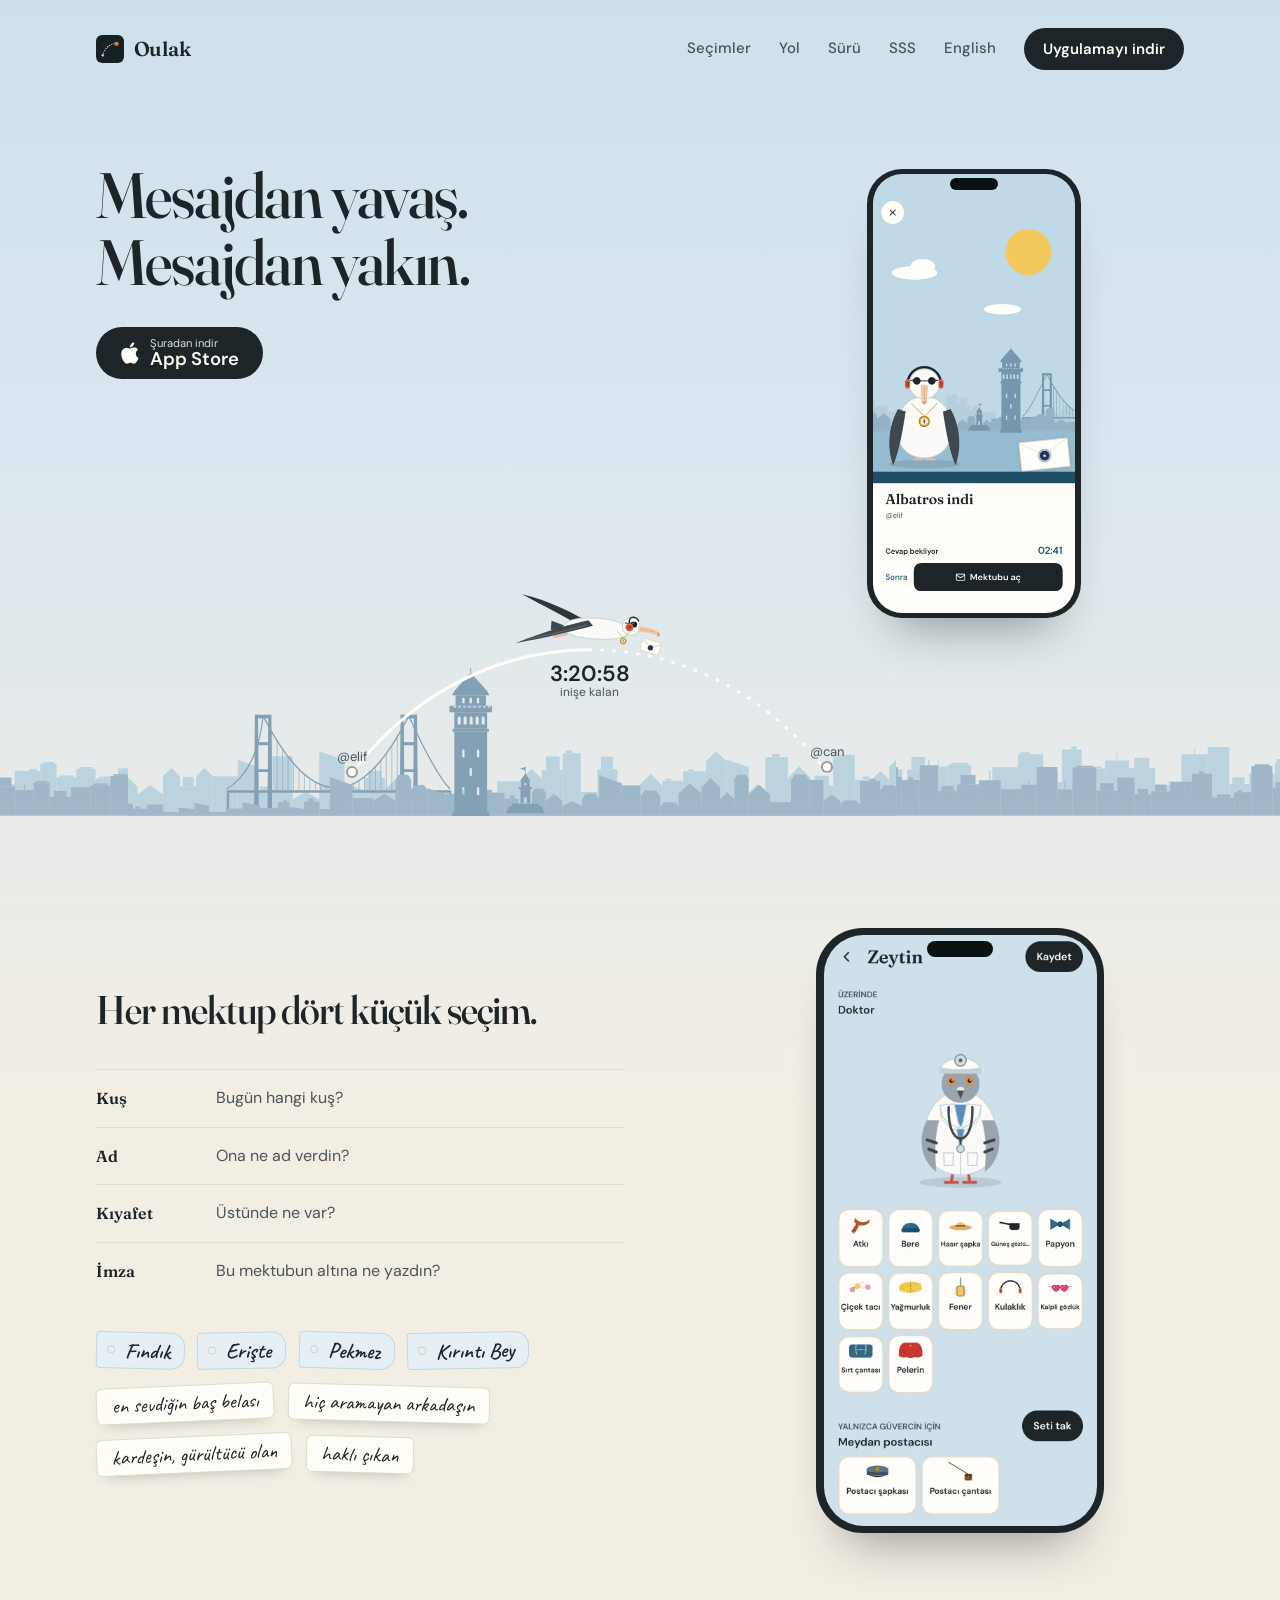
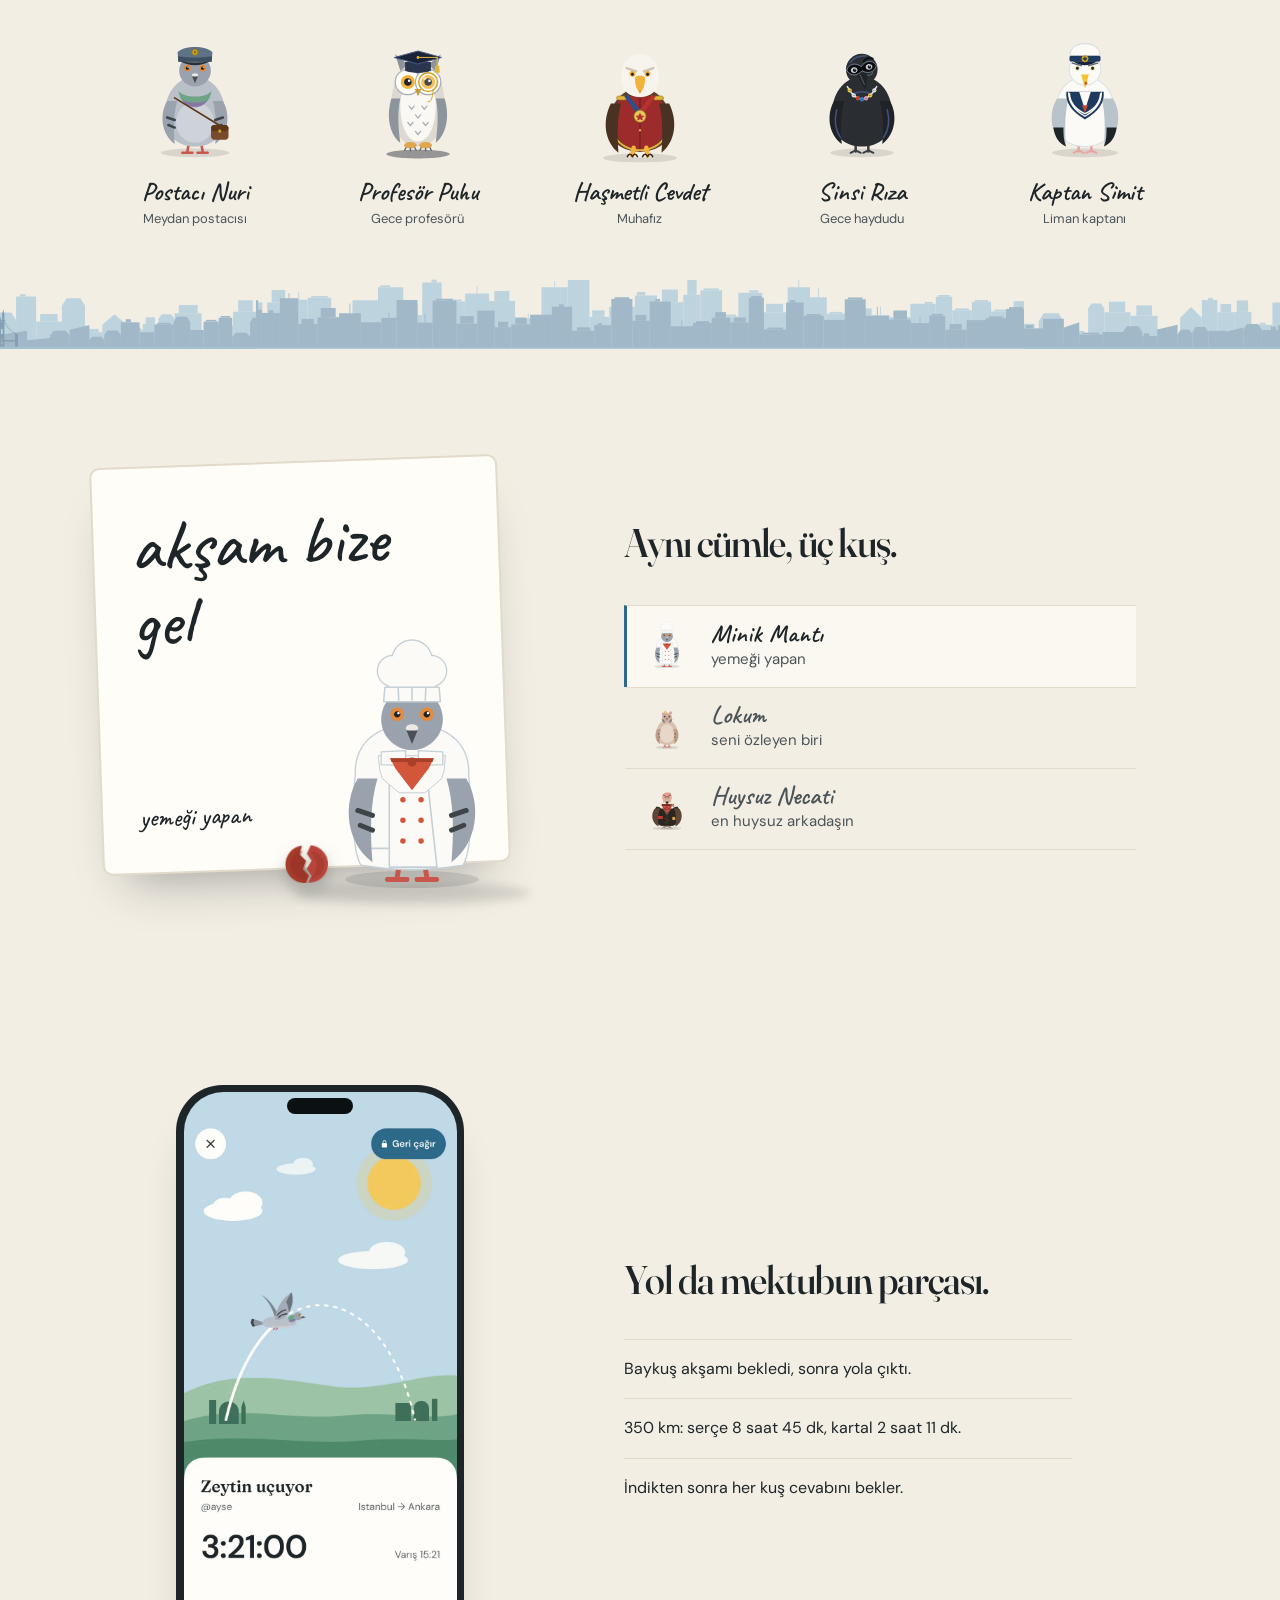
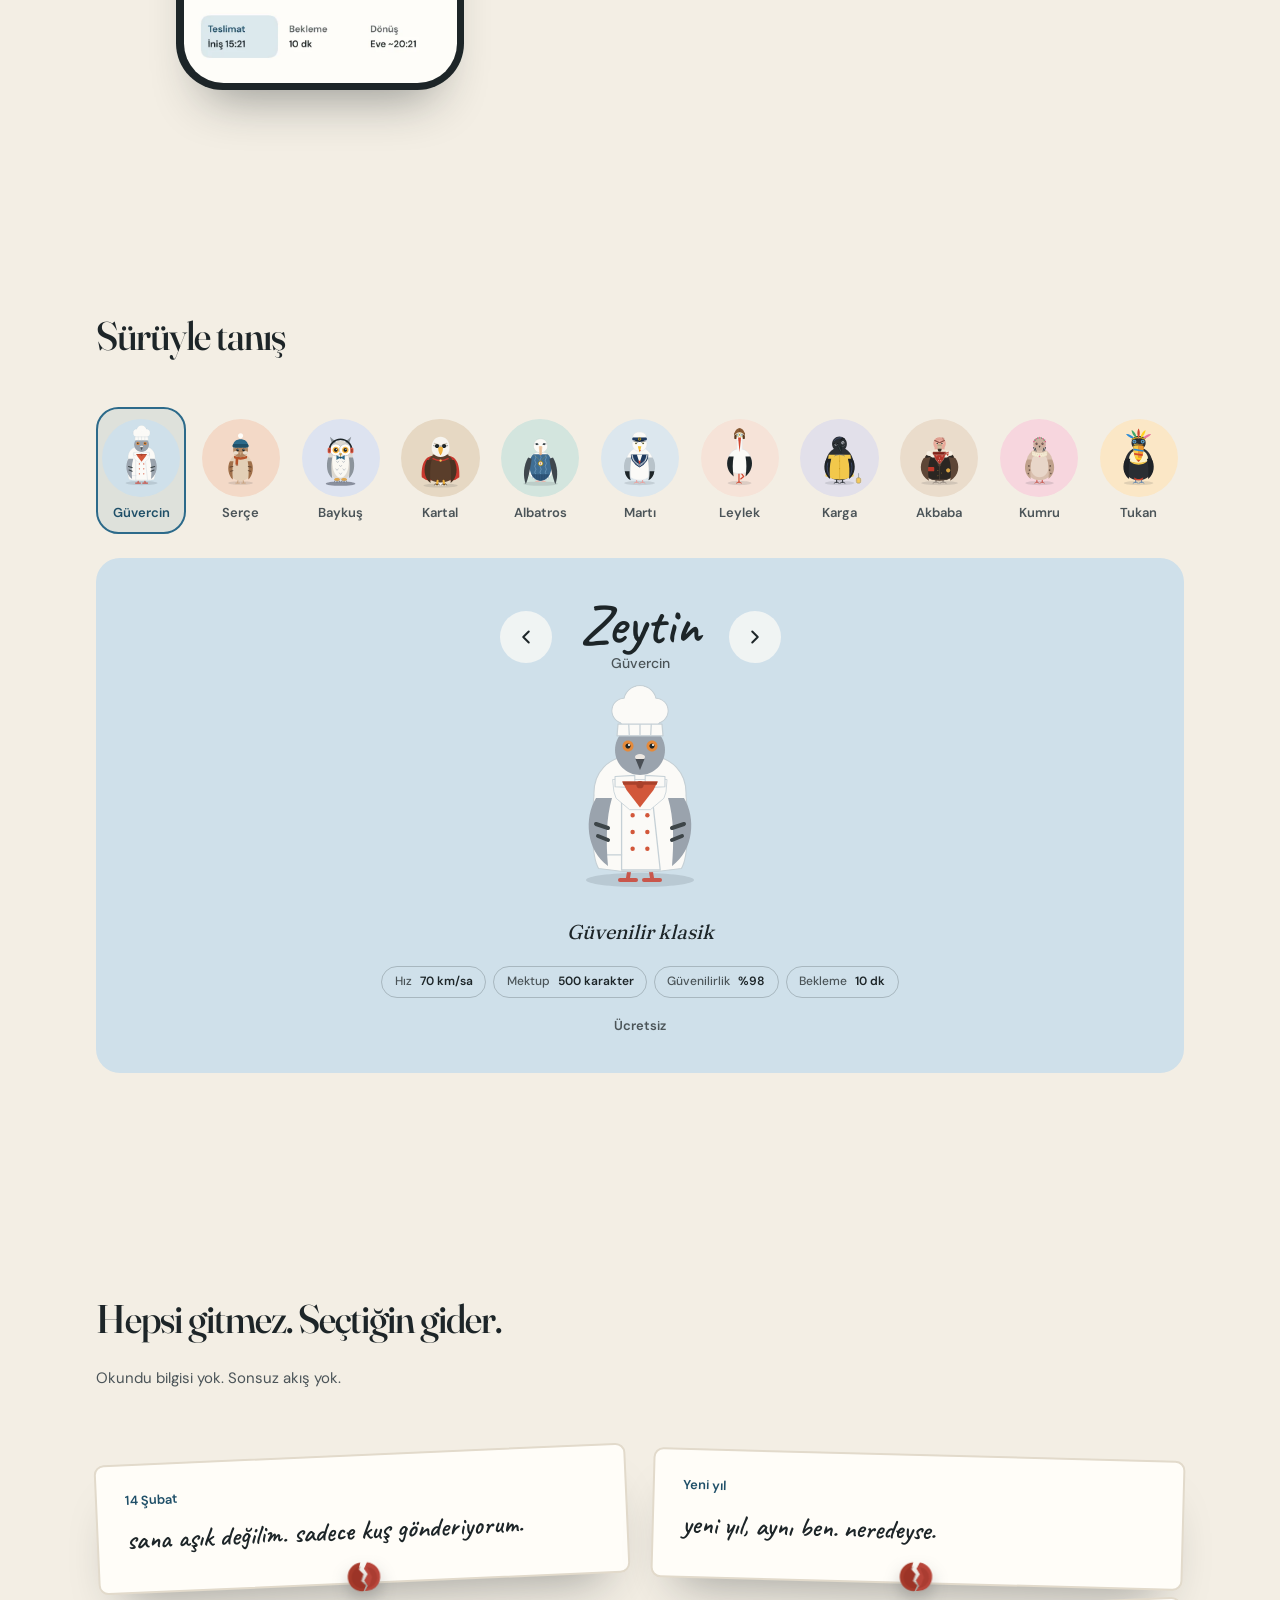
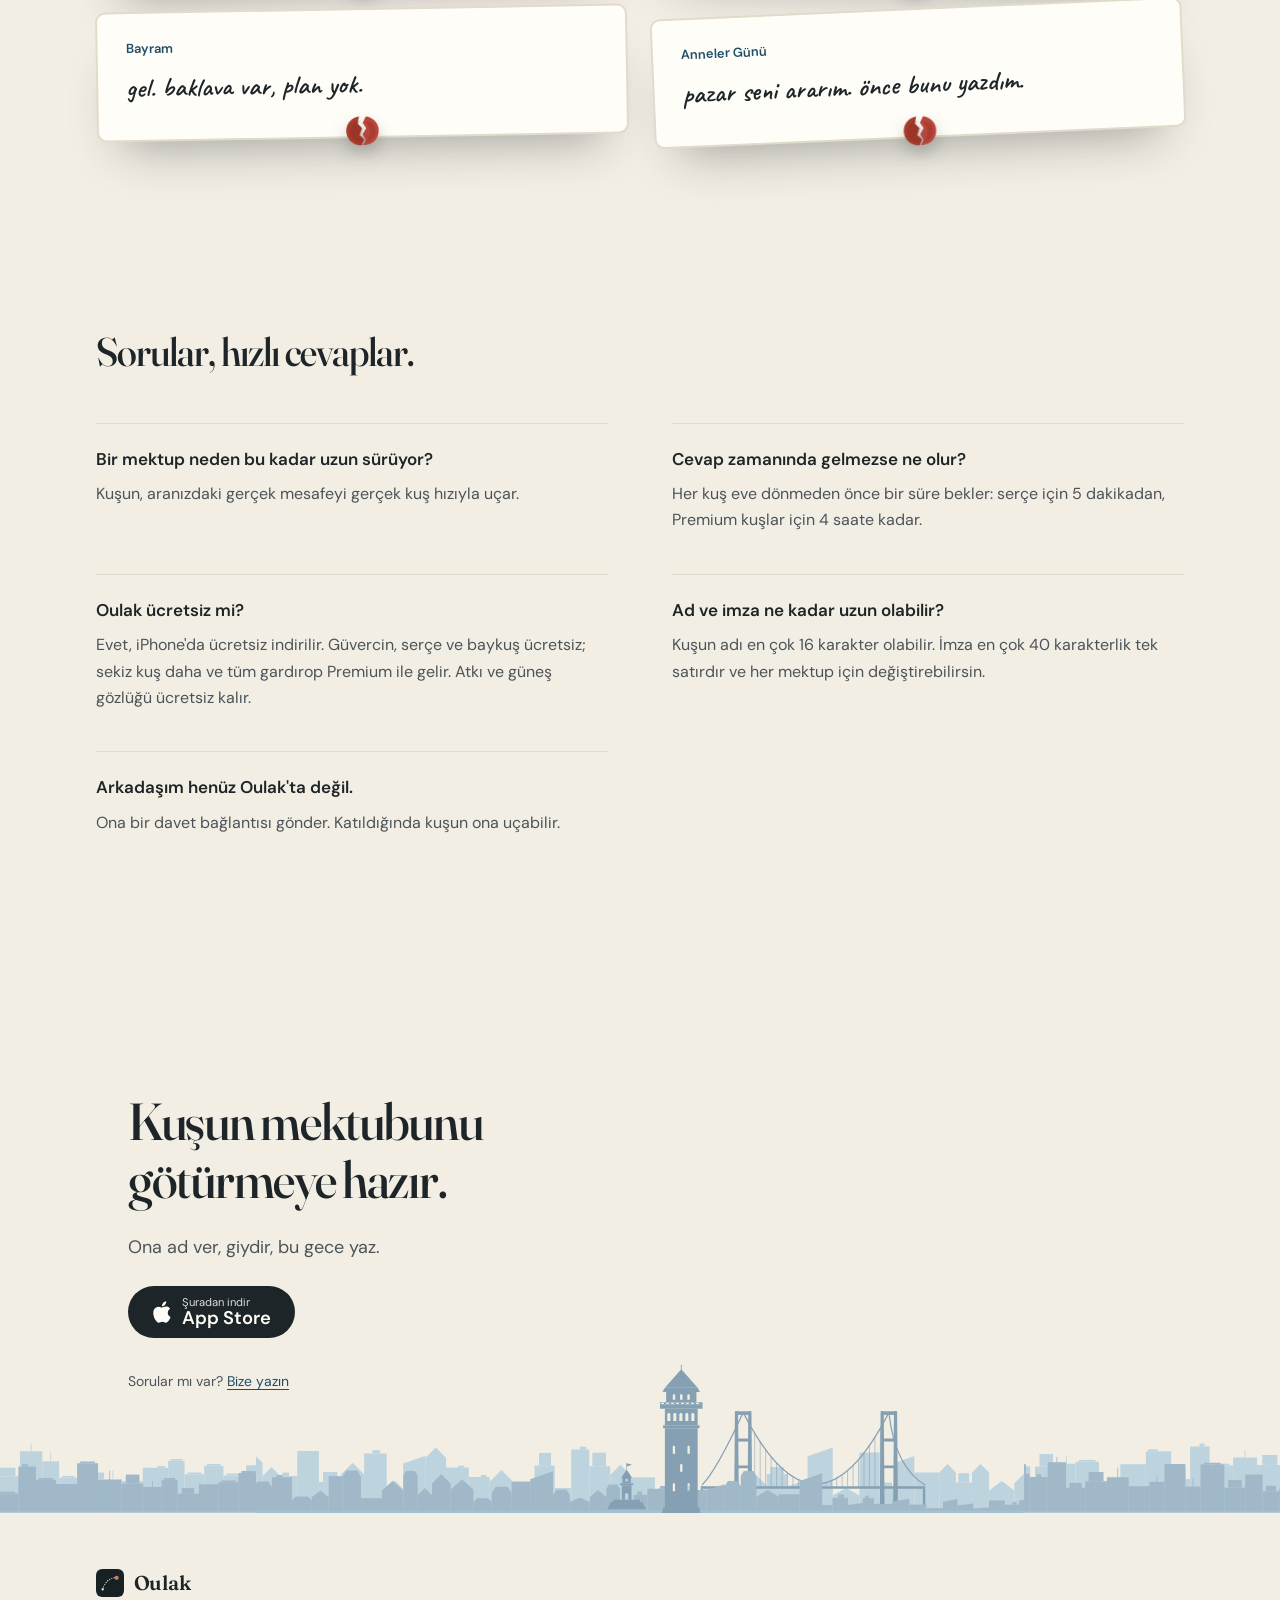
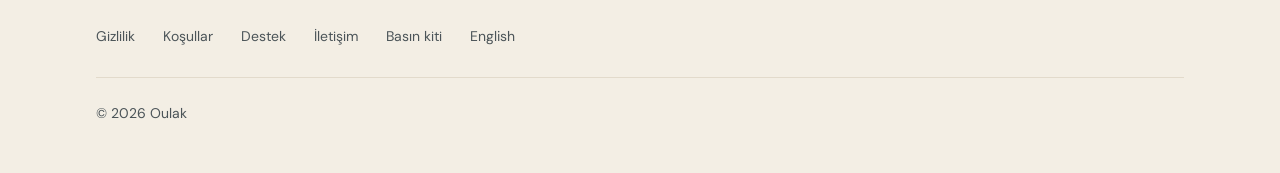
<file: tr/index.html>
<!doctype html>
<html lang="tr">
<head>
<meta charset="utf-8">
<meta name="viewport" content="width=device-width, initial-scale=1">
<meta name="color-scheme" content="light">
<meta name="theme-color" content="#CFE0EA">
<title>Oulak: uçan mektuplar</title>
<meta name="description" content="Oulak, her mektubu bir kuşun taşıdığı bir iPhone uygulaması. Güvercin, serçe ya da baykuş seç, yaz ve mektubun harita üzerinde gerçek zamanlı uçuşunu izle.">
<link rel="alternate" hreflang="en" href="../index.html">
<link rel="alternate" hreflang="tr" href="../tr/index.html">
<link rel="alternate" hreflang="x-default" href="../index.html">
<!-- TODO: once the site has a final domain, make og:image, og:url and the hreflang hrefs absolute URLs. -->
<meta property="og:type" content="website">
<meta property="og:site_name" content="Oulak">
<meta property="og:title" content="Oulak: uçan mektuplar">
<meta property="og:description" content="Oulak, her mektubu bir kuşun taşıdığı bir iPhone uygulaması. Güvercin, serçe ya da baykuş seç, yaz ve mektubun harita üzerinde gerçek zamanlı uçuşunu izle.">
<meta property="og:locale" content="tr_TR">
<meta property="og:locale:alternate" content="en_US">
<meta property="og:image" content="../img/og.png">
<meta name="twitter:card" content="summary">
<link rel="icon" type="image/png" sizes="32x32" href="../favicon-32.png">
<link rel="apple-touch-icon" href="../apple-touch-icon.png">
<link rel="stylesheet" href="../style.css?v=5">
<style>
#b-pigeon:checked ~ .flock-stage .p-pigeon{display:flex}
#b-pigeon:checked ~ .flock-pick label[for="b-pigeon"]{background:rgba(44,106,138,.10);border-color:var(--accent)}
#b-pigeon:checked ~ .flock-pick label[for="b-pigeon"] .pick-name{color:var(--accent-deep)}
#b-pigeon:focus-visible ~ .flock-pick label[for="b-pigeon"]{outline:3px solid var(--accent-deep);outline-offset:2px}
#b-sparrow:checked ~ .flock-stage .p-sparrow{display:flex}
#b-sparrow:checked ~ .flock-pick label[for="b-sparrow"]{background:rgba(44,106,138,.10);border-color:var(--accent)}
#b-sparrow:checked ~ .flock-pick label[for="b-sparrow"] .pick-name{color:var(--accent-deep)}
#b-sparrow:focus-visible ~ .flock-pick label[for="b-sparrow"]{outline:3px solid var(--accent-deep);outline-offset:2px}
#b-owl:checked ~ .flock-stage .p-owl{display:flex}
#b-owl:checked ~ .flock-pick label[for="b-owl"]{background:rgba(44,106,138,.10);border-color:var(--accent)}
#b-owl:checked ~ .flock-pick label[for="b-owl"] .pick-name{color:var(--accent-deep)}
#b-owl:focus-visible ~ .flock-pick label[for="b-owl"]{outline:3px solid var(--accent-deep);outline-offset:2px}
#b-eagle:checked ~ .flock-stage .p-eagle{display:flex}
#b-eagle:checked ~ .flock-pick label[for="b-eagle"]{background:rgba(44,106,138,.10);border-color:var(--accent)}
#b-eagle:checked ~ .flock-pick label[for="b-eagle"] .pick-name{color:var(--accent-deep)}
#b-eagle:focus-visible ~ .flock-pick label[for="b-eagle"]{outline:3px solid var(--accent-deep);outline-offset:2px}
#b-albatross:checked ~ .flock-stage .p-albatross{display:flex}
#b-albatross:checked ~ .flock-pick label[for="b-albatross"]{background:rgba(44,106,138,.10);border-color:var(--accent)}
#b-albatross:checked ~ .flock-pick label[for="b-albatross"] .pick-name{color:var(--accent-deep)}
#b-albatross:focus-visible ~ .flock-pick label[for="b-albatross"]{outline:3px solid var(--accent-deep);outline-offset:2px}
#b-seagull:checked ~ .flock-stage .p-seagull{display:flex}
#b-seagull:checked ~ .flock-pick label[for="b-seagull"]{background:rgba(44,106,138,.10);border-color:var(--accent)}
#b-seagull:checked ~ .flock-pick label[for="b-seagull"] .pick-name{color:var(--accent-deep)}
#b-seagull:focus-visible ~ .flock-pick label[for="b-seagull"]{outline:3px solid var(--accent-deep);outline-offset:2px}
#b-stork:checked ~ .flock-stage .p-stork{display:flex}
#b-stork:checked ~ .flock-pick label[for="b-stork"]{background:rgba(44,106,138,.10);border-color:var(--accent)}
#b-stork:checked ~ .flock-pick label[for="b-stork"] .pick-name{color:var(--accent-deep)}
#b-stork:focus-visible ~ .flock-pick label[for="b-stork"]{outline:3px solid var(--accent-deep);outline-offset:2px}
#b-crow:checked ~ .flock-stage .p-crow{display:flex}
#b-crow:checked ~ .flock-pick label[for="b-crow"]{background:rgba(44,106,138,.10);border-color:var(--accent)}
#b-crow:checked ~ .flock-pick label[for="b-crow"] .pick-name{color:var(--accent-deep)}
#b-crow:focus-visible ~ .flock-pick label[for="b-crow"]{outline:3px solid var(--accent-deep);outline-offset:2px}
#b-vulture:checked ~ .flock-stage .p-vulture{display:flex}
#b-vulture:checked ~ .flock-pick label[for="b-vulture"]{background:rgba(44,106,138,.10);border-color:var(--accent)}
#b-vulture:checked ~ .flock-pick label[for="b-vulture"] .pick-name{color:var(--accent-deep)}
#b-vulture:focus-visible ~ .flock-pick label[for="b-vulture"]{outline:3px solid var(--accent-deep);outline-offset:2px}
#b-kumru:checked ~ .flock-stage .p-kumru{display:flex}
#b-kumru:checked ~ .flock-pick label[for="b-kumru"]{background:rgba(44,106,138,.10);border-color:var(--accent)}
#b-kumru:checked ~ .flock-pick label[for="b-kumru"] .pick-name{color:var(--accent-deep)}
#b-kumru:focus-visible ~ .flock-pick label[for="b-kumru"]{outline:3px solid var(--accent-deep);outline-offset:2px}
#b-toucan:checked ~ .flock-stage .p-toucan{display:flex}
#b-toucan:checked ~ .flock-pick label[for="b-toucan"]{background:rgba(44,106,138,.10);border-color:var(--accent)}
#b-toucan:checked ~ .flock-pick label[for="b-toucan"] .pick-name{color:var(--accent-deep)}
#b-toucan:focus-visible ~ .flock-pick label[for="b-toucan"]{outline:3px solid var(--accent-deep);outline-offset:2px}
</style>
</head>
<body class="home">
<svg width="0" height="0" style="position:absolute" aria-hidden="true" focusable="false"><defs>
<symbol id="art-pigeon" viewBox="0 0 240 220"><path d="M174 196 C174 199.866 149.823 203 120 203 C90.177 203 66 199.866 66 196 C66 192.134 90.177 189 120 189 C149.823 189 174 192.134 174 196 Z" fill="#1D2528" opacity="0.12"/><path d="M110 182 L108 194 M100 196 L116 196 M130 182 L132 194 M124 196 L140 196" fill="none" stroke="#C9564B" stroke-width="4" stroke-linecap="round" stroke-linejoin="miter"/><path d="M120 76 C150 76 168 104 168 138 C168 168 148 186 120 186 C92 186 72 168 72 138 C72 104 90 76 120 76 Z" fill="#B9C0C8"/><path d="M150 148 C150 165.673 136.569 180 120 180 C103.431 180 90 165.673 90 148 C90 130.327 103.431 116 120 116 C136.569 116 150 130.327 150 148 Z" fill="#CDD3D9"/><path d="M74 111.52 C73.08 91 85.04 70.48 120 70.48 C154.96 70.48 166.92 91 166 111.52 C166.92 119.12 170.6 169.28 161.4 184.48 Q120 191.32 78.6 184.48 C69.4 169.28 73.08 119.12 74 111.52 Z" fill="#FBFAF7" stroke="#C5D0D6" stroke-width="1.1" stroke-linecap="round" stroke-linejoin="round"/><path d="M101.6 102.4 L131.04 102.4 L140.24 186 L101.6 186 Z" fill="#FBFAF7" stroke="#C5D0D6" stroke-width="1.29" stroke-linecap="round" stroke-linejoin="round"/><path d="M110.43 131.28 A2.21 2.21 0 1 0 114.85 131.28 A2.21 2.21 0 1 0 110.43 131.28 Z" fill="#D2573A"/><path d="M110.43 148 A2.21 2.21 0 1 0 114.85 148 A2.21 2.21 0 1 0 110.43 148 Z" fill="#D2573A"/><path d="M110.43 164.72 A2.21 2.21 0 1 0 114.85 164.72 A2.21 2.21 0 1 0 110.43 164.72 Z" fill="#D2573A"/><path d="M125.15 131.28 A2.21 2.21 0 1 0 129.57 131.28 A2.21 2.21 0 1 0 125.15 131.28 Z" fill="#D2573A"/><path d="M125.15 148 A2.21 2.21 0 1 0 129.57 148 A2.21 2.21 0 1 0 125.15 148 Z" fill="#D2573A"/><path d="M125.15 164.72 A2.21 2.21 0 1 0 129.57 164.72 A2.21 2.21 0 1 0 125.15 164.72 Z" fill="#D2573A"/><path d="M85.04 170.8 L101.6 170.8" fill="none" stroke="#C5D0D6" stroke-width="1.29" stroke-linecap="round" stroke-linejoin="round"/><path d="M76 114 C64 134 66 166 88 182 C86 158 86 134 92 114 Z" fill="#9AA3AD"/><path d="M164 114 C176 134 174 166 152 182 C154 158 154 134 148 114 Z" fill="#9AA3AD"/><path d="M76 140 L88 144 M78 152 L88 156" fill="none" stroke="#3D4548" stroke-width="4" stroke-linecap="round" stroke-linejoin="miter"/><path d="M164 140 L152 144 M162 152 L152 156" fill="none" stroke="#3D4548" stroke-width="4" stroke-linecap="round" stroke-linejoin="miter"/><path d="M94 98 C104 110 136 110 146 98 C144 114 134 122 120 122 C106 122 96 114 94 98 Z" fill="#6FA487"/><path d="M100 112 C110 118 130 118 140 112 C136 120 128 124 120 124 C112 124 104 120 100 112 Z" fill="#8B6FA8" opacity="0.85"/><path d="M145 66 C145 79.807 133.807 91 120 91 C106.193 91 95 79.807 95 66 C95 52.193 106.193 41 120 41 C133.807 41 145 52.193 145 66 Z" fill="#9AA3AD"/><path d="M113.5 62 C113.5 65.038 111.038 67.5 108 67.5 C104.962 67.5 102.5 65.038 102.5 62 C102.5 58.962 104.962 56.5 108 56.5 C111.038 56.5 113.5 58.962 113.5 62 Z" fill="#E58A3A"/><path d="M137.5 62 C137.5 65.038 135.038 67.5 132 67.5 C128.962 67.5 126.5 65.038 126.5 62 C126.5 58.962 128.962 56.5 132 56.5 C135.038 56.5 137.5 58.962 137.5 62 Z" fill="#E58A3A"/><path d="M110.6 62 C110.6 63.436 109.436 64.6 108 64.6 C106.564 64.6 105.4 63.436 105.4 62 C105.4 60.564 106.564 59.4 108 59.4 C109.436 59.4 110.6 60.564 110.6 62 Z" fill="#1D2528"/><path d="M134.6 62 C134.6 63.436 133.436 64.6 132 64.6 C130.564 64.6 129.4 63.436 129.4 62 C129.4 60.564 130.564 59.4 132 59.4 C133.436 59.4 134.6 60.564 134.6 62 Z" fill="#1D2528"/><path d="M110 61 C110 61.552 109.552 62 109 62 C108.448 62 108 61.552 108 61 C108 60.448 108.448 60 109 60 C109.552 60 110 60.448 110 61 Z" fill="#FFFDF8"/><path d="M134 61 C134 61.552 133.552 62 133 62 C132.448 62 132 61.552 132 61 C132 60.448 132.448 60 133 60 C133.552 60 134 60.448 134 61 Z" fill="#FFFDF8"/><path d="M125 73 C125 74.657 122.761 76 120 76 C117.239 76 115 74.657 115 73 C115 71.343 117.239 70 120 70 C122.761 70 125 71.343 125 73 Z" fill="#EDE8E2"/><path d="M115.5 75 L120 86 L124.5 75 Z" fill="#4A4F55"/><path d="M92.96 95.52 L147.04 95.52 L146 108 L143.92 114.24 L130.4 125.68 L109.6 125.68 L96.08 114.24 L94 108 Z" fill="#FBFAF7" stroke="#C5D0D6" stroke-width="0.8" stroke-linecap="round" stroke-linejoin="round"/><path d="M95.04 92.4 L114.8 91.36 L114.8 103.84 L95.04 102.8 Z" fill="#FBFAF7" stroke="#C5D0D6" stroke-width="1.04" stroke-linecap="round" stroke-linejoin="round"/><path d="M144.96 92.4 L125.2 91.36 L125.2 103.84 L144.96 102.8 Z" fill="#FBFAF7" stroke="#C5D0D6" stroke-width="1.04" stroke-linecap="round" stroke-linejoin="round"/><path d="M102.32 97.6 L137.68 97.6 L133.52 105.92 L120 123.6 L106.48 105.92 Z" fill="#D2573A"/><path d="M102.32 97.6 L137.68 97.6 L136.64 100.72 L103.36 100.72 Z" fill="#A9412A"/><path d="M116.36 100.72 A3.64 3.64 0 1 0 123.64 100.72 A3.64 3.64 0 1 0 116.36 100.72 Z" fill="#A9412A"/><path d="M92 26.75 A12.5 12.5 0 1 0 117 26.75 A12.5 12.5 0 1 0 92 26.75 Z" fill="#FBFAF7" stroke="#C5D0D6" stroke-width="1.25" stroke-linecap="round" stroke-linejoin="round"/><path d="M123 26.75 A12.5 12.5 0 1 0 148 26.75 A12.5 12.5 0 1 0 123 26.75 Z" fill="#FBFAF7" stroke="#C5D0D6" stroke-width="1.25" stroke-linecap="round" stroke-linejoin="round"/><path d="M103.75 18 A16.25 16.25 0 1 0 136.25 18 A16.25 16.25 0 1 0 103.75 18 Z" fill="#FBFAF7" stroke="#C5D0D6" stroke-width="1.25" stroke-linecap="round" stroke-linejoin="round"/><path d="M98.75 31.75 A13.75 13.75 0 1 0 126.25 31.75 A13.75 13.75 0 1 0 98.75 31.75 Z" fill="#FBFAF7" stroke="#C5D0D6" stroke-width="1.25" stroke-linecap="round" stroke-linejoin="round"/><path d="M113.75 31.75 A13.75 13.75 0 1 0 141.25 31.75 A13.75 13.75 0 1 0 113.75 31.75 Z" fill="#FBFAF7" stroke="#C5D0D6" stroke-width="1.25" stroke-linecap="round" stroke-linejoin="round"/><path d="M92.5 26.75 A12 12 0 1 0 116.5 26.75 A12 12 0 1 0 92.5 26.75 Z" fill="#FBFAF7"/><path d="M123.5 26.75 A12 12 0 1 0 147.5 26.75 A12 12 0 1 0 123.5 26.75 Z" fill="#FBFAF7"/><path d="M104.25 18 A15.75 15.75 0 1 0 135.75 18 A15.75 15.75 0 1 0 104.25 18 Z" fill="#FBFAF7"/><path d="M99.25 31.75 A13.25 13.25 0 1 0 125.75 31.75 A13.25 13.25 0 1 0 99.25 31.75 Z" fill="#FBFAF7"/><path d="M114.25 31.75 A13.25 13.25 0 1 0 140.75 31.75 A13.25 13.25 0 1 0 114.25 31.75 Z" fill="#FBFAF7"/><path d="M 97 51.75L 98 40L 142 40L 143 51.75Z" fill="#FBFAF7" stroke="#C5D0D6" stroke-width="1.25" stroke-linecap="round" stroke-linejoin="round"/><path d="M 108.75 40.5L 109.25 50.5M 120 40.5L 120 50.5M 131.25 40.5L 130.75 50.5" fill="none" stroke="#C5D0D6" stroke-width="1.25" stroke-linecap="round" stroke-linejoin="round"/></symbol>
<symbol id="art-sparrow" viewBox="0 0 240 220"><path d="M162 196 C162 199.314 143.196 202 120 202 C96.804 202 78 199.314 78 196 C78 192.686 96.804 190 120 190 C143.196 190 162 192.686 162 196 Z" fill="#1D2528" opacity="0.12"/><path d="M112 184 L110 194 M104 196 L116 196 M128 184 L130 194 M124 196 L136 196" fill="none" stroke="#C8A07A" stroke-width="3" stroke-linecap="round" stroke-linejoin="miter"/><path d="M120 96 C146 96 160 118 160 146 C160 172 142 188 120 188 C98 188 80 172 80 146 C80 118 94 96 120 96 Z" fill="#E3CFB6"/><path d="M84 122 C74 142 78 170 94 184 C92 162 92 140 96 122 Z" fill="#A0704A"/><path d="M156 122 C166 142 162 170 146 184 C148 162 148 140 144 122 Z" fill="#A0704A"/><path d="M84 142 L94 140 M86 156 L94 154" fill="none" stroke="#4E3424" stroke-width="2.5" stroke-linecap="round" stroke-linejoin="miter"/><path d="M156 142 L146 140 M154 156 L146 154" fill="none" stroke="#4E3424" stroke-width="2.5" stroke-linecap="round" stroke-linejoin="miter"/><path d="M145 84 C145 97.807 133.807 109 120 109 C106.193 109 95 97.807 95 84 C95 70.193 106.193 59 120 59 C133.807 59 145 70.193 145 84 Z" fill="#B08560"/><path d="M97 80 C100 60 140 60 143 80 C132 72 108 72 97 80 Z" fill="#8E8A86"/><path d="M113 94 C113 97.314 108.971 100 104 100 C99.029 100 95 97.314 95 94 C95 90.686 99.029 88 104 88 C108.971 88 113 90.686 113 94 Z" fill="#E8DCCB"/><path d="M145 94 C145 97.314 140.971 100 136 100 C131.029 100 127 97.314 127 94 C127 90.686 131.029 88 136 88 C140.971 88 145 90.686 145 94 Z" fill="#E8DCCB"/><path d="M100 76 C104 73 110 73 114 75 M126 75 C130 73 136 73 140 76" fill="none" stroke="#EAD9BF" stroke-width="2.5" stroke-linecap="round" stroke-linejoin="miter"/><path d="M114.2 84 C114.2 86.32 112.32 88.2 110 88.2 C107.68 88.2 105.8 86.32 105.8 84 C105.8 81.68 107.68 79.8 110 79.8 C112.32 79.8 114.2 81.68 114.2 84 Z" fill="#1D2528"/><path d="M134.2 84 C134.2 86.32 132.32 88.2 130 88.2 C127.68 88.2 125.8 86.32 125.8 84 C125.8 81.68 127.68 79.8 130 79.8 C132.32 79.8 134.2 81.68 134.2 84 Z" fill="#1D2528"/><path d="M112.7 82.6 C112.7 83.318 112.118 83.9 111.4 83.9 C110.682 83.9 110.1 83.318 110.1 82.6 C110.1 81.882 110.682 81.3 111.4 81.3 C112.118 81.3 112.7 81.882 112.7 82.6 Z" fill="#FFFDF8"/><path d="M132.7 82.6 C132.7 83.318 132.118 83.9 131.4 83.9 C130.682 83.9 130.1 83.318 130.1 82.6 C130.1 81.882 130.682 81.3 131.4 81.3 C132.118 81.3 132.7 81.882 132.7 82.6 Z" fill="#FFFDF8"/><path d="M115.5 91 L120 102 L124.5 91 Z" fill="#C9A27A"/><path d="M103.5 111.52 L112.3 111.52 L111.42 133.52 L102.62 133.52 Z" fill="#B5532A" stroke-width="1" stroke-linecap="round" stroke-linejoin="round"/><path d="M98 103.6 Q120 113.28 142 103.6 L142 112.4 Q120 122.08 98 112.4 Z" fill="#B5532A" stroke-width="1" stroke-linecap="round" stroke-linejoin="round"/><path d="M105.7 133.52 L105.7 136.16 M107.9 133.52 L107.9 136.16 M110.1 133.52 L110.1 136.16" fill="none" stroke="#8E3C1C" stroke-width="1.76" stroke-linecap="round" stroke-linejoin="round"/><path d="M95 69 C95 41.5 145 41.5 145 69 Z" fill="#2C6A8A" stroke-width="2.5" stroke-linecap="round" stroke-linejoin="round"/><path d="M147.5 70.25 L147.5 70.25 C147.5 70.5 147.5 71.375 147.032 72.553 C146.443 74.17 145.17 75.443 143.553 76.032 C142.072 76.5 140.697 76.5 137.946 76.5 L102.054 76.5 C99.303 76.5 97.928 76.5 96.447 76.032 C94.83 75.443 93.557 74.17 92.968 72.553 C92.5 71.375 92.5 70.5 92.5 70.25 L92.5 70.25 C92.5 70 92.5 69.125 92.968 67.947 C93.557 66.33 94.83 65.057 96.447 64.468 C97.928 64 99.303 64 102.054 64 L137.946 64 C140.697 64 142.072 64 143.553 64.468 C145.17 65.057 146.443 66.33 147.032 67.947 C147.5 69.125 147.5 70 147.5 70.25 Z" fill="#1F4F68" stroke-width="2.5" stroke-linecap="round" stroke-linejoin="round"/><path d="M128.75 36.5 C128.75 41.332 124.832 45.25 120 45.25 C115.168 45.25 111.25 41.332 111.25 36.5 C111.25 31.668 115.168 27.75 120 27.75 C124.832 27.75 128.75 31.668 128.75 36.5 Z" fill="#FFFDF8" stroke-width="2.5" stroke-linecap="round" stroke-linejoin="round"/></symbol>
<symbol id="art-owl" viewBox="0 0 240 220"><path d="M170 198 C170 201.866 147.614 205 120 205 C92.386 205 70 201.866 70 198 C70 194.134 92.386 191 120 191 C147.614 191 170 194.134 170 198 Z" fill="#0B1022" opacity="0.4"/><path d="M92 66 L84 40 L106 58 Z" fill="#8C949C"/><path d="M148 66 L156 40 L134 58 Z" fill="#8C949C"/><path d="M78 120 C78 72 102 52 120 52 C138 52 162 72 162 120 C162 160 146 186 120 186 C94 186 78 160 78 120 Z" fill="#DDD9D1"/><path d="M92.5 96 C92.5 97.381 91.381 98.5 90 98.5 C88.619 98.5 87.5 97.381 87.5 96 C87.5 94.619 88.619 93.5 90 93.5 C91.381 93.5 92.5 94.619 92.5 96 Z" fill="#B9C0C8"/><path d="M152.5 96 C152.5 97.381 151.381 98.5 150 98.5 C148.619 98.5 147.5 97.381 147.5 96 C147.5 94.619 148.619 93.5 150 93.5 C151.381 93.5 152.5 94.619 152.5 96 Z" fill="#B9C0C8"/><path d="M88 112 C88 113.105 87.105 114 86 114 C84.895 114 84 113.105 84 112 C84 110.895 84.895 110 86 110 C87.105 110 88 110.895 88 112 Z" fill="#B9C0C8"/><path d="M156 112 C156 113.105 155.105 114 154 114 C152.895 114 152 113.105 152 112 C152 110.895 152.895 110 154 110 C155.105 110 156 110.895 156 112 Z" fill="#B9C0C8"/><path d="M92 120 C92 96 104 88 120 88 C136 88 148 96 148 120 C148 156 136 178 120 178 C104 178 92 156 92 120 Z" fill="#FAF8F2"/><path d="M106 122 L110 127 L114 122" fill="none" stroke="#A9B0B8" stroke-width="2" stroke-linecap="round" stroke-linejoin="round"/><path d="M126 122 L130 127 L134 122" fill="none" stroke="#A9B0B8" stroke-width="2" stroke-linecap="round" stroke-linejoin="round"/><path d="M116 136 L120 141 L124 136" fill="none" stroke="#A9B0B8" stroke-width="2" stroke-linecap="round" stroke-linejoin="round"/><path d="M104 148 L108 153 L112 148" fill="none" stroke="#A9B0B8" stroke-width="2" stroke-linecap="round" stroke-linejoin="round"/><path d="M128 148 L132 153 L136 148" fill="none" stroke="#A9B0B8" stroke-width="2" stroke-linecap="round" stroke-linejoin="round"/><path d="M116 162 L120 167 L124 162" fill="none" stroke="#A9B0B8" stroke-width="2" stroke-linecap="round" stroke-linejoin="round"/><path d="M78 110 C70 136 74 166 92 180 C88 150 88 128 92 110 Z" fill="#8C949C"/><path d="M162 110 C170 136 166 166 148 180 C152 150 152 128 148 110 Z" fill="#8C949C"/><path d="M124 84 C124 95.046 115.046 104 104 104 C92.954 104 84 95.046 84 84 C84 72.954 92.954 64 104 64 C115.046 64 124 72.954 124 84 Z" fill="#FFFDF8" stroke="#A9B0B8" stroke-width="2" stroke-linecap="butt" stroke-linejoin="miter"/><path d="M156 84 C156 95.046 147.046 104 136 104 C124.954 104 116 95.046 116 84 C116 72.954 124.954 64 136 64 C147.046 64 156 72.954 156 84 Z" fill="#FFFDF8" stroke="#A9B0B8" stroke-width="2" stroke-linecap="butt" stroke-linejoin="miter"/><path d="M115 84 C115 90.075 110.075 95 104 95 C97.925 95 93 90.075 93 84 C93 77.925 97.925 73 104 73 C110.075 73 115 77.925 115 84 Z" fill="#F4B23E"/><path d="M147 84 C147 90.075 142.075 95 136 95 C129.925 95 125 90.075 125 84 C125 77.925 129.925 73 136 73 C142.075 73 147 77.925 147 84 Z" fill="#F4B23E"/><path d="M110 84 C110 87.314 107.314 90 104 90 C100.686 90 98 87.314 98 84 C98 80.686 100.686 78 104 78 C107.314 78 110 80.686 110 84 Z" fill="#1D2528"/><path d="M142 84 C142 87.314 139.314 90 136 90 C132.686 90 130 87.314 130 84 C130 80.686 132.686 78 136 78 C139.314 78 142 80.686 142 84 Z" fill="#1D2528"/><path d="M108 82 C108 83.105 107.105 84 106 84 C104.895 84 104 83.105 104 82 C104 80.895 104.895 80 106 80 C107.105 80 108 80.895 108 82 Z" fill="#FFFDF8"/><path d="M140 82 C140 83.105 139.105 84 138 84 C136.895 84 136 83.105 136 82 C136 80.895 136.895 80 138 80 C139.105 80 140 80.895 140 82 Z" fill="#FFFDF8"/><path d="M115 95 L120 107 L125 95 Z" fill="#C99A3A"/><path d="M118 184 C118 186.761 113.523 189 108 189 C102.477 189 98 186.761 98 184 C98 181.239 102.477 179 108 179 C113.523 179 118 181.239 118 184 Z" fill="#E0A74F"/><path d="M142 184 C142 186.761 137.523 189 132 189 C126.477 189 122 186.761 122 184 C122 181.239 126.477 179 132 179 C137.523 179 142 181.239 142 184 Z" fill="#E0A74F"/><path d="M101 188 L99 192 M108 189 L108 193 M115 188 L117 192 M125 188 L123 192 M132 189 L132 193 M139 188 L141 192" fill="none" stroke="#5C6468" stroke-width="2" stroke-linecap="round" stroke-linejoin="miter"/><path d="M120 110 L106.14 102.08 L106.14 117.92 Z" fill="#2C6A8A" stroke-width="1.98" stroke-linecap="round" stroke-linejoin="round"/><path d="M120 110 L133.86 102.08 L133.86 117.92 Z" fill="#2C6A8A" stroke-width="1.98" stroke-linecap="round" stroke-linejoin="round"/><path d="M123.96 110 C123.96 112.187 122.187 113.96 120 113.96 C117.813 113.96 116.04 112.187 116.04 110 C116.04 107.813 117.813 106.04 120 106.04 C122.187 106.04 123.96 107.813 123.96 110 Z" fill="#1F4F68" stroke-width="1.98" stroke-linecap="round" stroke-linejoin="round"/><path d="M81.92 86 C81.92 64.969 98.969 47.92 120 47.92 C141.031 47.92 158.08 64.969 158.08 86" fill="none" stroke="#1D2528" stroke-width="5.1" stroke-linecap="round" stroke-linejoin="round"/><path d="M87.411 86 L87.411 87.619 C87.411 90.036 87.411 91.245 87 92.545 C86.483 93.966 85.364 95.085 83.943 95.602 C82.908 96.013 82.14 96.013 81.92 96.013 L81.92 96.013 C81.7 96.013 80.932 96.013 79.897 95.602 C78.476 95.085 77.357 93.966 76.84 92.545 C76.429 91.245 76.429 90.036 76.429 87.619 L76.429 84.381 C76.429 81.964 76.429 80.755 76.84 79.455 C77.357 78.034 78.476 76.915 79.897 76.398 C80.932 75.987 81.7 75.987 81.92 75.987 L81.92 75.987 C82.14 75.987 82.908 75.987 83.943 76.398 C85.364 76.915 86.483 78.034 87 79.455 C87.411 80.755 87.411 81.964 87.411 84.381 Z" fill="#E0604A" stroke-width="1" stroke-linecap="round" stroke-linejoin="round"/><path d="M84.94 86 L84.94 87.811 C84.94 89.019 84.94 89.624 84.734 90.274 C84.476 90.984 83.916 91.544 83.206 91.802 C82.664 92.008 82.238 92.008 81.92 92.008 L81.92 92.008 C81.602 92.008 81.176 92.008 80.634 91.802 C79.924 91.544 79.364 90.984 79.106 90.274 C78.9 89.624 78.9 89.019 78.9 87.811 L78.9 84.189 C78.9 82.981 78.9 82.376 79.106 81.726 C79.364 81.016 79.924 80.456 80.634 80.198 C81.176 79.992 81.602 79.992 81.92 79.992 L81.92 79.992 C82.238 79.992 82.664 79.992 83.206 80.198 C83.916 80.456 84.476 81.016 84.734 81.726 C84.94 82.376 84.94 82.981 84.94 84.189 Z" fill="#A8402F" stroke-width="1" stroke-linecap="round" stroke-linejoin="round"/><path d="M163.571 86 L163.571 87.619 C163.571 90.036 163.571 91.245 163.16 92.545 C162.643 93.966 161.524 95.085 160.103 95.602 C159.068 96.013 158.3 96.013 158.08 96.013 L158.08 96.013 C157.86 96.013 157.092 96.013 156.057 95.602 C154.636 95.085 153.517 93.966 153 92.545 C152.589 91.245 152.589 90.036 152.589 87.619 L152.589 84.381 C152.589 81.964 152.589 80.755 153 79.455 C153.517 78.034 154.636 76.915 156.057 76.398 C157.092 75.987 157.86 75.987 158.08 75.987 L158.08 75.987 C158.3 75.987 159.068 75.987 160.103 76.398 C161.524 76.915 162.643 78.034 163.16 79.455 C163.571 80.755 163.571 81.964 163.571 84.381 Z" fill="#E0604A" stroke-width="1" stroke-linecap="round" stroke-linejoin="round"/><path d="M161.1 86 L161.1 87.811 C161.1 89.019 161.1 89.624 160.894 90.274 C160.636 90.984 160.076 91.544 159.366 91.802 C158.824 92.008 158.398 92.008 158.08 92.008 L158.08 92.008 C157.762 92.008 157.336 92.008 156.794 91.802 C156.084 91.544 155.524 90.984 155.266 90.274 C155.06 89.624 155.06 89.019 155.06 87.811 L155.06 84.189 C155.06 82.981 155.06 82.376 155.266 81.726 C155.524 81.016 156.084 80.456 156.794 80.198 C157.336 79.992 157.762 79.992 158.08 79.992 L158.08 79.992 C158.398 79.992 158.824 79.992 159.366 80.198 C160.076 80.456 160.636 81.016 160.894 81.726 C161.1 82.376 161.1 82.981 161.1 84.189 Z" fill="#A8402F" stroke-width="1" stroke-linecap="round" stroke-linejoin="round"/></symbol>
<symbol id="art-eagle" viewBox="0 0 240 220"><path d="M97.5 105 C75.648 101.8 53.472 121 56.64 176.4 Q74.381 192.4 98.458 184.4 Q120 194 141.542 184.4 Q165.619 192.4 183.36 176.4 C186.528 121 164.352 101.8 142.5 105 Z" fill="#C8372D" stroke-width="1" stroke-linecap="round" stroke-linejoin="round"/><path d="M98.458 184.4 L69.312 122.6 M141.542 184.4 L170.688 122.6" fill="none" stroke="#9A241E" stroke-width="1.34" stroke-linecap="round" stroke-linejoin="round"/><path d="M178 204 C178 207.866 152.033 211 120 211 C87.967 211 62 207.866 62 204 C62 200.134 87.967 197 120 197 C152.033 197 178 200.134 178 204 Z" fill="#1D2528" opacity="0.12"/><path d="M106 188 L102 204 L138 204 L134 188 Z" fill="#F7F4EE" stroke="#D9D2C4" stroke-width="1.5" stroke-linecap="butt" stroke-linejoin="miter"/><path d="M120 94 C152 94 170 122 168 156 C166 182 146 194 120 194 C94 194 74 182 72 156 C70 122 88 94 120 94 Z" fill="#5A3E2B"/><path d="M74 118 C60 146 64 178 86 196 C84 166 84 140 90 118 Z" fill="#4A3222"/><path d="M166 118 C180 146 176 178 154 196 C156 166 156 140 150 118 Z" fill="#4A3222"/><path d="M110 188 L108 200 M130 188 L132 200" fill="none" stroke="#F2B33D" stroke-width="7" stroke-linecap="round" stroke-linejoin="miter"/><path d="M100 202 C102 197 106 197 108 202 M108 202 C110 197 114 197 116 202 M124 202 C126 197 130 197 132 202 M132 202 C134 197 138 197 140 202" fill="none" stroke="#3A271A" stroke-width="2.5" stroke-linecap="round" stroke-linejoin="miter"/><path d="M90 78 C90 52 104 40 120 40 C136 40 150 52 150 78 C150 96 138 108 120 108 C102 108 90 96 90 78 Z" fill="#F7F4EE"/><path d="M99 62 L114 67 M141 62 L126 67" fill="none" stroke="#CFC6B5" stroke-width="4" stroke-linecap="round" stroke-linejoin="miter"/><path d="M112.8 71 C112.8 73.651 110.651 75.8 108 75.8 C105.349 75.8 103.2 73.651 103.2 71 C103.2 68.349 105.349 66.2 108 66.2 C110.651 66.2 112.8 68.349 112.8 71 Z" fill="#F2B33D"/><path d="M136.8 71 C136.8 73.651 134.651 75.8 132 75.8 C129.349 75.8 127.2 73.651 127.2 71 C127.2 68.349 129.349 66.2 132 66.2 C134.651 66.2 136.8 68.349 136.8 71 Z" fill="#F2B33D"/><path d="M110.4 71.5 C110.4 72.825 109.325 73.9 108 73.9 C106.675 73.9 105.6 72.825 105.6 71.5 C105.6 70.175 106.675 69.1 108 69.1 C109.325 69.1 110.4 70.175 110.4 71.5 Z" fill="#1D2528"/><path d="M134.4 71.5 C134.4 72.825 133.325 73.9 132 73.9 C130.675 73.9 129.6 72.825 129.6 71.5 C129.6 70.175 130.675 69.1 132 69.1 C133.325 69.1 134.4 70.175 134.4 71.5 Z" fill="#1D2528"/><path d="M112 78 C112 72 128 72 128 78 C128 90 124 98 120 101 C116 98 112 90 112 78 Z" fill="#F2B33D"/><path d="M117 94 C118 99 122 99 123 94 L120 103 Z" fill="#D9932A"/><path d="M115 71 L125 71 M101 71 L96.1 69.6 M139 71 L143.9 69.6" fill="none" stroke="#1D2528" stroke-width="1.54" stroke-linecap="round" stroke-linejoin="round"/><path d="M115 71 C115 74.866 111.866 78 108 78 C104.134 78 101 74.866 101 71 C101 67.134 104.134 64 108 64 C111.866 64 115 67.134 115 71 Z" fill="#1D2528" stroke-width="1" stroke-linecap="round" stroke-linejoin="round"/><path d="M139 71 C139 74.866 135.866 78 132 78 C128.134 78 125 74.866 125 71 C125 67.134 128.134 64 132 64 C135.866 64 139 67.134 139 71 Z" fill="#1D2528" stroke-width="1" stroke-linecap="round" stroke-linejoin="round"/><path d="M95 113.5 Q120 127 145 113.5" fill="none" stroke="#C8372D" stroke-width="5.5" stroke-linecap="round" stroke-linejoin="round"/><path d="M124 120 C124 122.209 122.209 124 120 124 C117.791 124 116 122.209 116 120 C116 117.791 117.791 116 120 116 C122.209 116 124 117.791 124 120 Z" fill="#F4C95D" stroke-width="1" stroke-linecap="round" stroke-linejoin="round"/></symbol>
<symbol id="art-albatross" viewBox="0 0 240 220"><path d="M178 198 C178 201.866 152.033 205 120 205 C87.967 205 62 201.866 62 198 C62 194.134 87.967 191 120 191 C152.033 191 178 194.134 178 198 Z" fill="#1D2528" opacity="0.12"/><path d="M120 90 C148 90 166 114 164 146 C162 172 144 188 120 188 C96 188 78 172 76 146 C74 114 92 90 120 90 Z" fill="#FBFAF7" stroke="#C5D3CD" stroke-width="1.5" stroke-linecap="butt" stroke-linejoin="miter"/><path d="M96.24 98.96 L143.76 98.96 C167.52 115.76 162.24 186.32 120 188 C77.76 186.32 72.48 115.76 96.24 98.96" fill="#3F6E94" stroke-width="1" stroke-linecap="round" stroke-linejoin="round"/><path d="M102.4 104 Q106.36 109.04 102.4 114.08 Q98.44 119.12 102.4 124.16 Q106.36 129.2 102.4 134.24 Q98.44 139.28 102.4 144.32 Q106.36 149.36 102.4 154.4 Q98.44 159.44 102.4 164.48 M120 104 Q123.96 109.04 120 114.08 Q116.04 119.12 120 124.16 Q123.96 129.2 120 134.24 Q116.04 139.28 120 144.32 Q123.96 149.36 120 154.4 Q116.04 159.44 120 164.48 M137.6 104 Q141.56 109.04 137.6 114.08 Q133.64 119.12 137.6 124.16 Q141.56 129.2 137.6 134.24 Q133.64 139.28 137.6 144.32 Q141.56 149.36 137.6 154.4 Q133.64 159.44 137.6 164.48" fill="none" stroke="#86B0D0" stroke-width="1.76" stroke-linecap="round" stroke-linejoin="round"/><path d="M120 188 C105.212 187.412 94.955 178.382 88.903 166.16 L151.097 166.16 C145.045 178.382 134.788 187.412 120 188 Z" fill="#2C5073" stroke-width="1" stroke-linecap="round" stroke-linejoin="round"/><path d="M93.6 167.16 L93.6 178.212 M102.4 167.16 L102.4 183.278 M111.2 167.16 L111.2 185.983 M120 167.16 L120 186.841 M128.8 167.16 L128.8 185.983 M137.6 167.16 L137.6 183.278 M146.4 167.16 L146.4 178.212" fill="none" stroke="#3F6E94" stroke-width="1.23" stroke-linecap="round" stroke-linejoin="round"/><path d="M78 110 C62 138 60 172 70 200 C80 176 86 142 90 114 Z" fill="#3F474D"/><path d="M162 110 C178 138 180 172 170 200 C160 176 154 142 150 114 Z" fill="#3F474D"/><path d="M100 192 L110 186 L120 192 Z M120 192 L130 186 L140 192 Z" fill="#E6B9B0"/><path d="M144 70 C144 83.255 133.255 94 120 94 C106.745 94 96 83.255 96 70 C96 56.745 106.745 46 120 46 C133.255 46 144 56.745 144 70 Z" fill="#FBFAF7" stroke="#C5D3CD" stroke-width="1.5" stroke-linecap="butt" stroke-linejoin="miter"/><path d="M99 64 C103 59 112 60 115 66 C110 69 103 68 99 64 Z" fill="#9AA2A8"/><path d="M141 64 C137 59 128 60 125 66 C130 69 137 68 141 64 Z" fill="#9AA2A8"/><path d="M111.2 65 C111.2 66.767 109.767 68.2 108 68.2 C106.233 68.2 104.8 66.767 104.8 65 C104.8 63.233 106.233 61.8 108 61.8 C109.767 61.8 111.2 63.233 111.2 65 Z" fill="#1D2528"/><path d="M135.2 65 C135.2 66.767 133.767 68.2 132 68.2 C130.233 68.2 128.8 66.767 128.8 65 C128.8 63.233 130.233 61.8 132 61.8 C133.767 61.8 135.2 63.233 135.2 65 Z" fill="#1D2528"/><path d="M110 64 C110 64.552 109.552 65 109 65 C108.448 65 108 64.552 108 64 C108 63.448 108.448 63 109 63 C109.552 63 110 63.448 110 64 Z" fill="#FFFDF8"/><path d="M134 64 C134 64.552 133.552 65 133 65 C132.448 65 132 64.552 132 64 C132 63.448 132.448 63 133 63 C133.552 63 134 63.448 134 64 Z" fill="#FFFDF8"/><path d="M114 74 C114 70 126 70 126 74 L124 98 C123 102 117 102 116 98 Z" fill="#EFC9A6"/><path d="M116 97 C117 104 123 104 124 97 Z" fill="#D6A27A"/><path d="M120 76 L120 96" fill="none" stroke="#D6A27A" stroke-width="1" stroke-linecap="butt" stroke-linejoin="miter"/><path d="M99.76 101.6 L120 121.84 L140.24 101.6" fill="none" stroke="#C9A227" stroke-width="0.9" stroke-linecap="round" stroke-linejoin="round"/><path d="M128.36 129.76 C128.36 134.377 124.617 138.12 120 138.12 C115.383 138.12 111.64 134.377 111.64 129.76 C111.64 125.143 115.383 121.4 120 121.4 C124.617 121.4 128.36 125.143 128.36 129.76 Z" fill="#C9A227" stroke="#8E6F12" stroke-width="0.9" stroke-linecap="round" stroke-linejoin="round"/><path d="M125.94 129.76 C125.94 133.041 123.281 135.7 120 135.7 C116.719 135.7 114.06 133.041 114.06 129.76 C114.06 126.479 116.719 123.82 120 123.82 C123.281 123.82 125.94 126.479 125.94 129.76 Z" fill="#F3E9D2" stroke-width="0.9" stroke-linecap="round" stroke-linejoin="round"/><path d="M120 124.48 L121.54 129.76 L118.46 129.76 Z" fill="#B5322E" stroke-width="0.9" stroke-linecap="round" stroke-linejoin="round"/><path d="M120 135.04 L121.54 129.76 L118.46 129.76 Z" fill="#5C6468" stroke-width="0.9" stroke-linecap="round" stroke-linejoin="round"/></symbol>
<symbol id="art-seagull" viewBox="0 0 240 220"><path d="M172 196 C172 199.866 148.719 203 120 203 C91.281 203 68 199.866 68 196 C68 192.134 91.281 189 120 189 C148.719 189 172 192.134 172 196 Z" fill="#1D2528" opacity="0.12"/><path d="M110 182 L110 194 M130 182 L130 194" fill="none" stroke="#E9A3A0" stroke-width="4" stroke-linecap="round" stroke-linejoin="miter"/><path d="M102 196 L110 192 L118 196 M122 196 L130 192 L138 196" fill="none" stroke="#E9A3A0" stroke-width="3" stroke-linecap="round" stroke-linejoin="round"/><path d="M120 76 C150 76 168 104 168 138 C168 168 148 186 120 186 C92 186 72 168 72 138 C72 104 90 76 120 76 Z" fill="#FBFAF7" stroke="#D5DEE3" stroke-width="1.5" stroke-linecap="butt" stroke-linejoin="miter"/><path d="M76 110 C62 132 64 166 90 186 C88 158 88 132 94 110 Z" fill="#B8C3CA"/><path d="M70 156 C72 172 80 182 90 186 C86 176 86 166 86 156 Z" fill="#1D2528"/><path d="M164 110 C178 132 176 166 150 186 C152 158 152 132 146 110 Z" fill="#B8C3CA"/><path d="M170 156 C168 172 160 182 150 186 C154 176 154 166 154 156 Z" fill="#1D2528"/><path d="M145 64 C145 77.807 133.807 89 120 89 C106.193 89 95 77.807 95 64 C95 50.193 106.193 39 120 39 C133.807 39 145 50.193 145 64 Z" fill="#FBFAF7" stroke="#D5DEE3" stroke-width="1.5" stroke-linecap="butt" stroke-linejoin="miter"/><path d="M112 62 C112 64.209 110.209 66 108 66 C105.791 66 104 64.209 104 62 C104 59.791 105.791 58 108 58 C110.209 58 112 59.791 112 62 Z" fill="#F2E4A6"/><path d="M136 62 C136 64.209 134.209 66 132 66 C129.791 66 128 64.209 128 62 C128 59.791 129.791 58 132 58 C134.209 58 136 59.791 136 62 Z" fill="#F2E4A6"/><path d="M110.4 62 C110.4 63.325 109.325 64.4 108 64.4 C106.675 64.4 105.6 63.325 105.6 62 C105.6 60.675 106.675 59.6 108 59.6 C109.325 59.6 110.4 60.675 110.4 62 Z" fill="#1D2528"/><path d="M134.4 62 C134.4 63.325 133.325 64.4 132 64.4 C130.675 64.4 129.6 63.325 129.6 62 C129.6 60.675 130.675 59.6 132 59.6 C133.325 59.6 134.4 60.675 134.4 62 Z" fill="#1D2528"/><path d="M100 54 L114 58 M140 54 L126 58" fill="none" stroke="#5C6468" stroke-width="2.4" stroke-linecap="round" stroke-linejoin="miter"/><path d="M114 72 L120 94 L126 72 Z" fill="#F2C230"/><path d="M123.7 86 C123.7 87.215 122.715 88.2 121.5 88.2 C120.285 88.2 119.3 87.215 119.3 86 C119.3 84.785 120.285 83.8 121.5 83.8 C122.715 83.8 123.7 84.785 123.7 86 Z" fill="#D2452E"/><path d="M90.56 99.4 L149.44 99.4 Q152.2 124.7 120 143.1 Q87.8 124.7 90.56 99.4 Z" fill="#1F3A5F" stroke-width="1" stroke-linecap="round" stroke-linejoin="round"/><path d="M94.056 100.946 Q94.516 124.148 120 138.132 Q145.484 124.148 145.944 100.946 M95.436 102.234 Q97.046 123.688 120 133.992 Q142.954 123.688 144.564 102.234" fill="none" stroke="#FBFAF7" stroke-width="2.07" stroke-linecap="round" stroke-linejoin="round"/><path d="M110.8 99.4 L129.2 99.4 L120 127.92 Z" fill="#FBFAF7" stroke-width="1" stroke-linecap="round" stroke-linejoin="round"/><path d="M115.4 120.56 L124.6 120.56 L120 132.52 Z" fill="#D2452E" stroke-width="1" stroke-linecap="round" stroke-linejoin="round"/><path d="M96.75 42.5 C93 16.5 147 16.5 143.25 42.5 Z" fill="#FBFAF7" stroke="#C5D0D6" stroke-width="1.25" stroke-linecap="round" stroke-linejoin="round"/><path d="M144.5 47 L144.5 47.678 C144.5 48.779 144.5 49.329 144.313 49.921 C144.077 50.568 143.568 51.077 142.921 51.313 C142.329 51.5 141.779 51.5 140.678 51.5 L99.322 51.5 C98.221 51.5 97.671 51.5 97.079 51.313 C96.432 51.077 95.923 50.568 95.687 49.921 C95.5 49.329 95.5 48.779 95.5 47.678 L95.5 46.322 C95.5 45.221 95.5 44.671 95.687 44.079 C95.923 43.432 96.432 42.923 97.079 42.687 C97.671 42.5 98.221 42.5 99.322 42.5 L140.678 42.5 C141.779 42.5 142.329 42.5 142.921 42.687 C143.568 42.923 144.077 43.432 144.313 44.079 C144.5 44.671 144.5 45.221 144.5 46.322 Z" fill="#1F3A5F" stroke-width="1" stroke-linecap="round" stroke-linejoin="round"/><path d="M100.5 51 Q120 64 139.5 51 Z" fill="#14263F" stroke-width="1" stroke-linecap="round" stroke-linejoin="round"/><path d="M125.463 47 C125.463 50.017 123.017 52.462 120 52.462 C116.983 52.462 114.537 50.017 114.537 47 C114.537 43.983 116.983 41.538 120 41.538 C123.017 41.538 125.463 43.983 125.463 47 Z" fill="#C9A227" stroke-width="1" stroke-linecap="round" stroke-linejoin="round"/><path d="M120 44.15 L120 49.612 M117.625 46.525 L122.375 46.525 M117.387 47.713 Q120 51.75 122.613 47.713" fill="none" stroke="#14263F" stroke-width="1.33" stroke-linecap="round" stroke-linejoin="round"/></symbol>
<symbol id="art-stork" viewBox="0 0 240 220"><path d="M160 196 C160 199.866 142.091 203 120 203 C97.909 203 80 199.866 80 196 C80 192.134 97.909 189 120 189 C142.091 189 160 192.134 160 196 Z" fill="#1D2528" opacity="0.12"/><path d="M118 160 L118 194" fill="none" stroke="#D2452E" stroke-width="4" stroke-linecap="round" stroke-linejoin="miter"/><path d="M110 196 L118 192 L126 196" fill="none" stroke="#D2452E" stroke-width="3" stroke-linecap="round" stroke-linejoin="round"/><path d="M124 160 L134 174 L124 182" fill="none" stroke="#D2452E" stroke-width="4" stroke-linecap="round" stroke-linejoin="round"/><path d="M120 80 C146 80 160 102 160 128 C160 150 144 164 120 164 C96 164 80 150 80 128 C80 102 94 80 120 80 Z" fill="#FBFAF7" stroke="#D5DEE3" stroke-width="1.5" stroke-linecap="butt" stroke-linejoin="miter"/><path d="M84 106 C74 124 76 150 94 168 L100 174 C96 152 96 126 100 106 Z" fill="#1D2528"/><path d="M156 106 C166 124 164 150 146 168 L140 174 C144 152 144 126 140 106 Z" fill="#1D2528"/><path d="M111 40 L129 40 L130 86 L110 86 Z" fill="#FBFAF7"/><path d="M111 44 L111 84 M129 44 L129 84" fill="none" stroke="#D5DEE3" stroke-width="1.5" stroke-linecap="butt" stroke-linejoin="miter"/><path d="M137 36 C137 45.389 129.389 53 120 53 C110.611 53 103 45.389 103 36 C103 26.611 110.611 19 120 19 C129.389 19 137 26.611 137 36 Z" fill="#FBFAF7" stroke="#D5DEE3" stroke-width="1.5" stroke-linecap="butt" stroke-linejoin="miter"/><path d="M115.6 33 C115.6 34.436 114.436 35.6 113 35.6 C111.564 35.6 110.4 34.436 110.4 33 C110.4 31.564 111.564 30.4 113 30.4 C114.436 30.4 115.6 31.564 115.6 33 Z" fill="#1D2528"/><path d="M129.6 33 C129.6 34.436 128.436 35.6 127 35.6 C125.564 35.6 124.4 34.436 124.4 33 C124.4 31.564 125.564 30.4 127 30.4 C128.436 30.4 129.6 31.564 129.6 33 Z" fill="#1D2528"/><path d="M114.6 32.2 C114.6 32.642 114.242 33 113.8 33 C113.358 33 113 32.642 113 32.2 C113 31.758 113.358 31.4 113.8 31.4 C114.242 31.4 114.6 31.758 114.6 32.2 Z" fill="#FFFDF8"/><path d="M128.6 32.2 C128.6 32.642 128.242 33 127.8 33 C127.358 33 127 32.642 127 32.2 C127 31.758 127.358 31.4 127.8 31.4 C128.242 31.4 128.6 31.758 128.6 32.2 Z" fill="#FFFDF8"/><path d="M115 42 L120 92 L125 42 Z" fill="#D2452E"/><path d="M103 33 L106.4 33 M133.6 33 L137 33" fill="none" stroke="#5C3A1E" stroke-width="1.97" stroke-linecap="round" stroke-linejoin="round"/><path d="M119.6 33 C119.6 36.645 116.645 39.6 113 39.6 C109.355 39.6 106.4 36.645 106.4 33 C106.4 29.355 109.355 26.4 113 26.4 C116.645 26.4 119.6 29.355 119.6 33 Z M133.6 33 C133.6 36.645 130.645 39.6 127 39.6 C123.355 39.6 120.4 36.645 120.4 33 C120.4 29.355 123.355 26.4 127 26.4 C130.645 26.4 133.6 29.355 133.6 33 Z" fill="#BFE3F2" stroke-width="1" stroke-linecap="round" stroke-linejoin="round" opacity="0.6"/><path d="M119.6 33 C119.6 36.645 116.645 39.6 113 39.6 C109.355 39.6 106.4 36.645 106.4 33 C106.4 29.355 109.355 26.4 113 26.4 C116.645 26.4 119.6 29.355 119.6 33 Z M133.6 33 C133.6 36.645 130.645 39.6 127 39.6 C123.355 39.6 120.4 36.645 120.4 33 C120.4 29.355 123.355 26.4 127 26.4 C130.645 26.4 133.6 29.355 133.6 33 Z M119.6 33 L120.4 33" fill="none" stroke="#C9A227" stroke-width="1.72" stroke-linecap="round" stroke-linejoin="round"/><path d="M109.7 31.68 Q110.03 29.37 112.34 29.37 M123.7 31.68 Q124.03 29.37 126.34 29.37" fill="none" stroke="#FBFAF7" stroke-width="0.79" stroke-linecap="round" stroke-linejoin="round"/><path d="M109.8 36.425 L109.8 42.053 C109.8 43.737 109.8 44.578 109.513 45.485 C109.153 46.474 108.374 47.253 107.385 47.613 C106.664 47.9 106.128 47.9 105.975 47.9 L105.975 47.9 C105.822 47.9 105.287 47.9 104.565 47.613 C103.576 47.253 102.797 46.474 102.437 45.485 C102.15 44.578 102.15 43.737 102.15 42.053 L102.15 30.797 C102.15 29.113 102.15 28.272 102.437 27.365 C102.797 26.376 103.576 25.597 104.565 25.237 C105.287 24.95 105.822 24.95 105.975 24.95 L105.975 24.95 C106.128 24.95 106.664 24.95 107.385 25.237 C108.374 25.597 109.153 26.376 109.513 27.365 C109.8 28.272 109.8 29.113 109.8 30.797 Z M137.85 36.425 L137.85 42.053 C137.85 43.737 137.85 44.578 137.563 45.485 C137.203 46.474 136.424 47.253 135.435 47.613 C134.713 47.9 134.178 47.9 134.025 47.9 L134.025 47.9 C133.872 47.9 133.336 47.9 132.615 47.613 C131.626 47.253 130.847 46.474 130.487 45.485 C130.2 44.578 130.2 43.737 130.2 42.053 L130.2 30.797 C130.2 29.113 130.2 28.272 130.487 27.365 C130.847 26.376 131.626 25.597 132.615 25.237 C133.336 24.95 133.872 24.95 134.025 24.95 L134.025 24.95 C134.178 24.95 134.713 24.95 135.435 25.237 C136.424 25.597 137.203 26.376 137.563 27.365 C137.85 28.272 137.85 29.113 137.85 30.797 Z" fill="#5C3A1E" stroke-width="1" stroke-linecap="round" stroke-linejoin="round"/><path d="M103 34.3 C102.15 3.7 137.85 3.7 137 34.3 Q120 16.45 103 34.3 Z" fill="#8A5A34" stroke-width="1" stroke-linecap="round" stroke-linejoin="round"/><path d="M120 11.35 Q120.85 17.3 120 22.74" fill="none" stroke="#5C3A1E" stroke-width="1.19" stroke-linecap="round" stroke-linejoin="round"/><path d="M103.85 33.45 Q120 16.45 136.15 33.45" fill="none" stroke="#F3E9D2" stroke-width="2.38" stroke-linecap="round" stroke-linejoin="round"/></symbol>
<symbol id="art-crow" viewBox="0 0 240 220"><path d="M170 196 C170 199.866 147.614 203 120 203 C92.386 203 70 199.866 70 196 C70 192.134 92.386 189 120 189 C147.614 189 170 192.134 170 196 Z" fill="#1D2528" opacity="0.12"/><path d="M110 182 L110 194 M130 182 L130 194" fill="none" stroke="#3A3F45" stroke-width="4" stroke-linecap="round" stroke-linejoin="miter"/><path d="M102 196 L110 192 L118 196 M122 196 L130 192 L138 196" fill="none" stroke="#3A3F45" stroke-width="3" stroke-linecap="round" stroke-linejoin="round"/><path d="M120 76 C150 76 168 104 168 138 C168 168 148 186 120 186 C92 186 72 168 72 138 C72 104 90 76 120 76 Z" fill="#2A2E33"/><path d="M83.52 100 L156.48 100 L168 173.1 Q120 194.6 72 173.1 Z" fill="#F2C84B" stroke-width="1" stroke-linecap="round" stroke-linejoin="round"/><path d="M120 100 L120 184.28" fill="none" stroke="#C99A1E" stroke-width="1.44" stroke-linecap="round" stroke-linejoin="round"/><path d="M121.92 121.5 C121.92 122.56 121.06 123.42 120 123.42 C118.94 123.42 118.08 122.56 118.08 121.5 C118.08 120.44 118.94 119.58 120 119.58 C121.06 119.58 121.92 120.44 121.92 121.5 Z" fill="#C99A1E" stroke-width="1" stroke-linecap="round" stroke-linejoin="round"/><path d="M121.92 147.3 C121.92 148.36 121.06 149.22 120 149.22 C118.94 149.22 118.08 148.36 118.08 147.3 C118.08 146.24 118.94 145.38 120 145.38 C121.06 145.38 121.92 146.24 121.92 147.3 Z" fill="#C99A1E" stroke-width="1" stroke-linecap="round" stroke-linejoin="round"/><path d="M76 114 C64 134 66 166 88 182 C86 158 86 134 92 114 Z" fill="#1F2327"/><path d="M80 128 C76 144 78 160 86 172" fill="none" stroke="#4A5A8A" stroke-width="2.5" stroke-linecap="round" stroke-linejoin="miter" opacity="0.85"/><path d="M164 114 C176 134 174 166 152 182 C154 158 154 134 148 114 Z" fill="#1F2327"/><path d="M160 128 C164 144 162 160 154 172" fill="none" stroke="#4A5A8A" stroke-width="2.5" stroke-linecap="round" stroke-linejoin="miter" opacity="0.85"/><path d="M104 104 C112 98 128 98 136 104" fill="none" stroke="#4A5A8A" stroke-width="3" stroke-linecap="round" stroke-linejoin="miter" opacity="0.7"/><path d="M144.653 64.03 C144.653 77.837 133.46 89.03 119.653 89.03 C105.846 89.03 94.653 77.837 94.653 64.03 C94.653 50.223 105.846 39.03 119.653 39.03 C133.46 39.03 144.653 50.223 144.653 64.03 Z" fill="#2A2E33"/><path d="M101.465 53.021 C106.332 46.071 115.832 42.365 126.028 42.598" fill="none" stroke="#4A5A8A" stroke-width="2.5" stroke-linecap="round" stroke-linejoin="miter" opacity="0.8"/><path d="M112.585 64.261 C112.988 66.545 111.11 68.786 108.391 69.266 C105.671 69.745 103.14 68.282 102.737 65.998 C102.335 63.713 104.213 61.473 106.932 60.993 C109.652 60.514 112.183 61.977 112.585 64.261 Z" fill="#C9CED6"/><path d="M111.713 65.315 C111.713 66.861 110.459 68.115 108.913 68.115 C107.367 68.115 106.113 66.861 106.113 65.315 C106.113 63.769 107.367 62.515 108.913 62.515 C110.459 62.515 111.713 63.769 111.713 65.315 Z" fill="#0F1214"/><path d="M110.724 64.156 C110.724 64.708 110.276 65.156 109.724 65.156 C109.172 65.156 108.724 64.708 108.724 64.156 C108.724 63.604 109.172 63.156 109.724 63.156 C110.276 63.156 110.724 63.604 110.724 64.156 Z" fill="#FFFDF8"/><path d="M101.579 65.186 C104.012 61.711 109.921 60.669 113.223 62.118 L112.702 59.163 L100.884 61.247 Z" fill="#2A2E33"/><path d="M100.334 63.883 L114.381 62.929" fill="none" stroke="#0F1214" stroke-width="3" stroke-linecap="round" stroke-linejoin="miter"/><path d="M136.244 59.074 C136.743 61.902 134.854 64.599 132.026 65.098 C129.198 65.597 126.501 63.708 126.002 60.88 C125.503 58.052 127.392 55.355 130.22 54.856 C133.048 54.357 135.745 56.246 136.244 59.074 Z" fill="#C9CED6"/><path d="M135.374 60.163 C135.374 61.82 134.031 63.163 132.374 63.163 C130.717 63.163 129.374 61.82 129.374 60.163 C129.374 58.506 130.717 57.163 132.374 57.163 C134.031 57.163 135.374 58.506 135.374 60.163 Z" fill="#0F1214"/><path d="M134.448 58.772 C134.448 59.38 133.956 59.872 133.348 59.872 C132.74 59.872 132.248 59.38 132.248 58.772 C132.248 58.164 132.74 57.672 133.348 57.672 C133.956 57.672 134.448 58.164 134.448 58.772 Z" fill="#FFFDF8"/><path d="M122.493 51.344 C125.738 46.711 131.473 44.684 136.918 46.77" fill="none" stroke="#0F1214" stroke-width="3" stroke-linecap="round" stroke-linejoin="miter"/><path d="M111.831 71.502 L125.557 97.514 L129.558 68.376 Z" fill="#1D2528"/><path d="M117.103 72.603 L123.82 87.666" fill="none" stroke="#5C6468" stroke-width="1.5" stroke-linecap="round" stroke-linejoin="miter"/><path d="M128.283 72.663 C132.569 73.938 135.35 72.432 136.799 69.13" fill="none" stroke="#5C6468" stroke-width="1.8" stroke-linecap="round" stroke-linejoin="miter"/><path d="M184 164 L184 178.4" fill="none" stroke="#5C6468" stroke-width="1.6" stroke-linecap="round" stroke-linejoin="round"/><path d="M190.4 187.2 L190.4 191.108 C190.4 192.517 190.4 193.221 190.16 193.979 C189.859 194.807 189.207 195.459 188.379 195.76 C187.621 196 186.917 196 185.508 196 L182.492 196 C181.083 196 180.379 196 179.621 195.76 C178.793 195.459 178.141 194.807 177.84 193.979 C177.6 193.221 177.6 192.517 177.6 191.108 L177.6 183.292 C177.6 181.883 177.6 181.179 177.84 180.421 C178.141 179.593 178.793 178.941 179.621 178.64 C180.379 178.4 181.083 178.4 182.492 178.4 L185.508 178.4 C186.917 178.4 187.621 178.4 188.379 178.64 C189.207 178.941 189.859 179.593 190.16 180.421 C190.4 181.179 190.4 181.883 190.4 183.292 Z" fill="#F4C95D" stroke="#5C6468" stroke-width="1.6" stroke-linecap="round" stroke-linejoin="round"/><path d="M195.2 187.2 C195.2 193.386 190.186 198.4 184 198.4 C177.814 198.4 172.8 193.386 172.8 187.2 C172.8 181.014 177.814 176 184 176 C190.186 176 195.2 181.014 195.2 187.2 Z" fill="#F4C95D" stroke-width="1.6" stroke-linecap="round" stroke-linejoin="round" opacity="0.3"/></symbol>
<symbol id="art-vulture" viewBox="0 0 240 220"><path d="M182 196 C182 199.866 154.242 203 120 203 C85.758 203 58 199.866 58 196 C58 192.134 85.758 189 120 189 C154.242 189 182 192.134 182 196 Z" fill="#1D2528" opacity="0.12"/><path d="M108 184 L108 194 M132 184 L132 194" fill="none" stroke="#9A8F86" stroke-width="5" stroke-linecap="round" stroke-linejoin="miter"/><path d="M98 196 L108 191 L118 196 M122 196 L132 191 L142 196" fill="none" stroke="#9A8F86" stroke-width="3.5" stroke-linecap="round" stroke-linejoin="round"/><path d="M120 88 C160 84 182 114 178 146 C174 172 152 188 120 188 C88 188 66 172 62 146 C58 114 80 84 120 88 Z" fill="#4A3528"/><path d="M117.76 138.32 L122.24 138.32 L134.56 96 L156.717 96 C160.252 98.314 163.376 101.062 166.044 104.175 L174.317 158.537 C168.891 170.788 158.462 179.716 144.337 184.32 L95.663 184.32 C81.538 179.716 71.109 170.788 65.683 158.537 L73.956 104.175 C76.624 101.062 79.748 98.314 83.283 96 L105.44 96 Z" fill="#2B2622" stroke="#6B5A4A" stroke-width="1.34" stroke-linecap="round" stroke-linejoin="round"/><path d="M120 138.32 L120 188" fill="none" stroke="#6B5A4A" stroke-width="1.34" stroke-linecap="round" stroke-linejoin="round"/><path d="M102.08 148.9 L102.08 152.743 C102.08 153.623 102.08 154.063 101.93 154.537 C101.742 155.054 101.334 155.462 100.817 155.65 C100.343 155.8 99.903 155.8 99.023 155.8 L82.737 155.8 C81.857 155.8 81.417 155.8 80.943 155.65 C80.426 155.462 80.018 155.054 79.83 154.537 C79.68 154.063 79.68 153.623 79.68 152.743 L79.68 145.057 C79.68 144.177 79.68 143.737 79.83 143.263 C80.018 142.746 80.426 142.338 80.943 142.15 C81.417 142 81.857 142 82.737 142 L99.023 142 C99.903 142 100.343 142 100.817 142.15 C101.334 142.338 101.742 142.746 101.93 143.263 C102.08 143.737 102.08 144.177 102.08 145.057 Z" fill="#C0392B" stroke-width="1" stroke-linecap="round" stroke-linejoin="round"/><path d="M156.4 153.04 C156.4 157.061 153.141 160.32 149.12 160.32 C145.099 160.32 141.84 157.061 141.84 153.04 C141.84 149.019 145.099 145.76 149.12 145.76 C153.141 145.76 156.4 149.019 156.4 153.04 Z M115.744 153.04 C115.744 153.782 115.142 154.384 114.4 154.384 C113.658 154.384 113.056 153.782 113.056 153.04 C113.056 152.298 113.658 151.696 114.4 151.696 C115.142 151.696 115.744 152.298 115.744 153.04 Z M126.944 162.24 C126.944 162.982 126.342 163.584 125.6 163.584 C124.858 163.584 124.256 162.982 124.256 162.24 C124.256 161.498 124.858 160.896 125.6 160.896 C126.342 160.896 126.944 161.498 126.944 162.24 Z M115.744 171.44 C115.744 172.182 115.142 172.784 114.4 172.784 C113.658 172.784 113.056 172.182 113.056 171.44 C113.056 170.698 113.658 170.096 114.4 170.096 C115.142 170.096 115.744 170.698 115.744 171.44 Z" fill="#D9A441" stroke-width="1" stroke-linecap="round" stroke-linejoin="round"/><path d="M66 112 C50 136 54 170 84 188 C80 160 80 132 90 108 Z" fill="#5E4636"/><path d="M174 112 C190 136 186 170 156 188 C160 160 160 132 150 108 Z" fill="#5E4636"/><path d="M104 70 L136 70 L138 94 L102 94 Z" fill="#E8A99A"/><path d="M162 96 C162 103.732 143.196 110 120 110 C96.804 110 78 103.732 78 96 C78 88.268 96.804 82 120 82 C143.196 82 162 88.268 162 96 Z" fill="#EFE4D2"/><path d="M92 96 C92 100.418 88.418 104 84 104 C79.582 104 76 100.418 76 96 C76 91.582 79.582 88 84 88 C88.418 88 92 91.582 92 96 Z" fill="#F7EFE2"/><path d="M106 102 C106 106.418 102.418 110 98 110 C93.582 110 90 106.418 90 102 C90 97.582 93.582 94 98 94 C102.418 94 106 97.582 106 102 Z" fill="#F7EFE2"/><path d="M120 105 C120 109.418 116.418 113 112 113 C107.582 113 104 109.418 104 105 C104 100.582 107.582 97 112 97 C116.418 97 120 100.582 120 105 Z" fill="#F7EFE2"/><path d="M136 105 C136 109.418 132.418 113 128 113 C123.582 113 120 109.418 120 105 C120 100.582 123.582 97 128 97 C132.418 97 136 100.582 136 105 Z" fill="#F7EFE2"/><path d="M150 102 C150 106.418 146.418 110 142 110 C137.582 110 134 106.418 134 102 C134 97.582 137.582 94 142 94 C146.418 94 150 97.582 150 102 Z" fill="#F7EFE2"/><path d="M164 96 C164 100.418 160.418 104 156 104 C151.582 104 148 100.418 148 96 C148 91.582 151.582 88 156 88 C160.418 88 164 91.582 164 96 Z" fill="#F7EFE2"/><path d="M141 62 C141 73.598 131.598 83 120 83 C108.402 83 99 73.598 99 62 C99 50.402 108.402 41 120 41 C131.598 41 141 50.402 141 62 Z" fill="#E8A99A"/><path d="M108 46 C114 43 126 43 132 46 M110 50 C116 48 124 48 130 50" fill="none" stroke="#C98577" stroke-width="1.4" stroke-linecap="round" stroke-linejoin="miter"/><path d="M116 61 C116 62.988 113.761 64.6 111 64.6 C108.239 64.6 106 62.988 106 61 C106 59.012 108.239 57.4 111 57.4 C113.761 57.4 116 59.012 116 61 Z" fill="#F2DCC4"/><path d="M134 61 C134 62.988 131.761 64.6 129 64.6 C126.239 64.6 124 62.988 124 61 C124 59.012 126.239 57.4 129 57.4 C131.761 57.4 134 59.012 134 61 Z" fill="#F2DCC4"/><path d="M114.4 62 C114.4 63.325 113.325 64.4 112 64.4 C110.675 64.4 109.6 63.325 109.6 62 C109.6 60.675 110.675 59.6 112 59.6 C113.325 59.6 114.4 60.675 114.4 62 Z" fill="#1D2528"/><path d="M130.4 62 C130.4 63.325 129.325 64.4 128 64.4 C126.675 64.4 125.6 63.325 125.6 62 C125.6 60.675 126.675 59.6 128 59.6 C129.325 59.6 130.4 60.675 130.4 62 Z" fill="#1D2528"/><path d="M105 60 L117 59 L117 56 L105 56 Z M135 60 L123 59 L123 56 L135 56 Z" fill="#E8A99A"/><path d="M104 52 L118 59 M136 52 L122 59" fill="none" stroke="#8A4E44" stroke-width="4" stroke-linecap="round" stroke-linejoin="miter"/><path d="M129 42 L135 52" fill="none" stroke="#B46F62" stroke-width="2" stroke-linecap="round" stroke-linejoin="miter"/><path d="M130.5 45 L134 44 M132 48 L135.5 47" fill="none" stroke="#B46F62" stroke-width="1.4" stroke-linecap="round" stroke-linejoin="miter"/><path d="M112 66 L128 66 L127 80 C126 90 121 94 117 90 C114 87 113 82 113 78 Z" fill="#CDBB9E"/><path d="M114 80 L127 80 C126 90 121 94 117 90 C115 88 114 84 114 80 Z" fill="#3A2E28"/><path d="M112 66 L128 66 L127 70 L113 70 Z" fill="#B8A584"/><path d="M98.4 98 L141.6 98 Q135 119 120 132.5 Q105 119 98.4 98 Z" fill="#B5352A" stroke="#F3E9D2" stroke-width="0.9" stroke-linecap="round" stroke-linejoin="round"/><path d="M112.5 104 C112.5 104.828 111.828 105.5 111 105.5 C110.172 105.5 109.5 104.828 109.5 104 C109.5 103.172 110.172 102.5 111 102.5 C111.828 102.5 112.5 103.172 112.5 104 Z M129.9 104.6 C129.9 105.428 129.228 106.1 128.4 106.1 C127.572 106.1 126.9 105.428 126.9 104.6 C126.9 103.772 127.572 103.1 128.4 103.1 C129.228 103.1 129.9 103.772 129.9 104.6 Z M121.5 111.5 C121.5 112.328 120.828 113 120 113 C119.172 113 118.5 112.328 118.5 111.5 C118.5 110.672 119.172 110 120 110 C120.828 110 121.5 110.672 121.5 111.5 Z M117.9 120.5 C117.9 121.328 117.228 122 116.4 122 C115.572 122 114.9 121.328 114.9 120.5 C114.9 119.672 115.572 119 116.4 119 C117.228 119 117.9 119.672 117.9 120.5 Z M125.7 120.5 C125.7 121.328 125.028 122 124.2 122 C123.372 122 122.7 121.328 122.7 120.5 C122.7 119.672 123.372 119 124.2 119 C125.028 119 125.7 119.672 125.7 120.5 Z" fill="#FBFAF7" stroke-width="1" stroke-linecap="round" stroke-linejoin="round"/><path d="M141 95.6 L151.2 98.6 L147.6 105.8 Z M141 95.6 L150 89.6 L151.2 96.8 Z" fill="#B5352A" stroke="#F3E9D2" stroke-width="0.75" stroke-linecap="round" stroke-linejoin="round"/><path d="M143.4 95.3 L143.4 95.3 C143.4 96.149 143.4 96.874 143.085 97.748 C142.69 98.834 141.834 99.69 140.748 100.085 C139.753 100.4 138.828 100.4 136.98 100.4 L103.02 100.4 C101.172 100.4 100.247 100.4 99.252 100.085 C98.166 99.69 97.31 98.834 96.915 97.748 C96.6 96.874 96.6 96.149 96.6 95.3 L96.6 95.3 C96.6 94.451 96.6 93.726 96.915 92.852 C97.31 91.766 98.166 90.91 99.252 90.515 C100.247 90.2 101.172 90.2 103.02 90.2 L136.98 90.2 C138.828 90.2 139.753 90.2 140.748 90.515 C141.834 90.91 142.69 91.766 143.085 92.852 C143.4 93.726 143.4 94.451 143.4 95.3 Z" fill="#7E2219" stroke="#F3E9D2" stroke-width="0.9" stroke-linecap="round" stroke-linejoin="round"/><path d="M144.9 95.6 C144.9 97.754 143.154 99.5 141 99.5 C138.846 99.5 137.1 97.754 137.1 95.6 C137.1 93.446 138.846 91.7 141 91.7 C143.154 91.7 144.9 93.446 144.9 95.6 Z" fill="#B5352A" stroke="#F3E9D2" stroke-width="0.75" stroke-linecap="round" stroke-linejoin="round"/></symbol>
<symbol id="art-kumru" viewBox="0 0 240 220"><path d="M168 196 C168 199.866 146.51 203 120 203 C93.49 203 72 199.866 72 196 C72 192.134 93.49 189 120 189 C146.51 189 168 192.134 168 196 Z" fill="#1D2528" opacity="0.12"/><path d="M111 182 L111 194 M129 182 L129 194" fill="none" stroke="#C9564B" stroke-width="3.5" stroke-linecap="round" stroke-linejoin="miter"/><path d="M104 196 L111 192 L118 196 M122 196 L129 192 L136 196" fill="none" stroke="#C9564B" stroke-width="2.6" stroke-linecap="round" stroke-linejoin="round"/><path d="M120 80 C150 80 166 106 166 138 C166 168 146 186 120 186 C94 186 74 168 74 138 C74 106 90 80 120 80 Z" fill="#D9BFAE"/><path d="M120 96 C140 96 150 116 150 140 C150 162 138 176 120 176 C102 176 90 162 90 140 C90 116 100 96 120 96 Z" fill="#E8D6C9"/><path d="M78 116 C66 136 68 166 90 182 C88 158 88 134 94 116 Z" fill="#BFA08B"/><path d="M87 138 C87 139.657 85.657 141 84 141 C82.343 141 81 139.657 81 138 C81 136.343 82.343 135 84 135 C85.657 135 87 136.343 87 138 Z" fill="#6B5548"/><path d="M89 152 C89 153.657 87.657 155 86 155 C84.343 155 83 153.657 83 152 C83 150.343 84.343 149 86 149 C87.657 149 89 150.343 89 152 Z" fill="#6B5548"/><path d="M84.6 164 C84.6 165.436 83.436 166.6 82 166.6 C80.564 166.6 79.4 165.436 79.4 164 C79.4 162.564 80.564 161.4 82 161.4 C83.436 161.4 84.6 162.564 84.6 164 Z" fill="#6B5548"/><path d="M162 116 C174 136 172 166 150 182 C152 158 152 134 146 116 Z" fill="#BFA08B"/><path d="M159 138 C159 139.657 157.657 141 156 141 C154.343 141 153 139.657 153 138 C153 136.343 154.343 135 156 135 C157.657 135 159 136.343 159 138 Z" fill="#6B5548"/><path d="M157 152 C157 153.657 155.657 155 154 155 C152.343 155 151 153.657 151 152 C151 150.343 152.343 149 154 149 C155.657 149 157 150.343 157 152 Z" fill="#6B5548"/><path d="M160.6 164 C160.6 165.436 159.436 166.6 158 166.6 C156.564 166.6 155.4 165.436 155.4 164 C155.4 162.564 156.564 161.4 158 161.4 C159.436 161.4 160.6 162.564 160.6 164 Z" fill="#6B5548"/><path d="M141 66 C141 77.598 131.598 87 120 87 C108.402 87 99 77.598 99 66 C99 54.402 108.402 45 120 45 C131.598 45 141 54.402 141 66 Z" fill="#CBB0A0"/><path d="M100 76 L104 86 M105 78 L108 88 M140 76 L136 86 M135 78 L132 88" fill="none" stroke="#1D2528" stroke-width="3" stroke-linecap="round" stroke-linejoin="miter"/><path d="M102.5 77 L106 87 M137.5 77 L134 87" fill="none" stroke="#FBFAF7" stroke-width="1.4" stroke-linecap="round" stroke-linejoin="miter"/><path d="M113.4 63 C113.4 64.878 111.878 66.4 110 66.4 C108.122 66.4 106.6 64.878 106.6 63 C106.6 61.122 108.122 59.6 110 59.6 C111.878 59.6 113.4 61.122 113.4 63 Z" fill="#1D2528" stroke="#C46A5A" stroke-width="1.4" stroke-linecap="butt" stroke-linejoin="miter"/><path d="M133.4 63 C133.4 64.878 131.878 66.4 130 66.4 C128.122 66.4 126.6 64.878 126.6 63 C126.6 61.122 128.122 59.6 130 59.6 C131.878 59.6 133.4 61.122 133.4 63 Z" fill="#1D2528" stroke="#C46A5A" stroke-width="1.4" stroke-linecap="butt" stroke-linejoin="miter"/><path d="M112 62 C112 62.552 111.552 63 111 63 C110.448 63 110 62.552 110 62 C110 61.448 110.448 61 111 61 C111.552 61 112 61.448 112 62 Z" fill="#FFFDF8"/><path d="M132 62 C132 62.552 131.552 63 131 63 C130.448 63 130 62.552 130 62 C130 61.448 130.448 61 131 61 C131.552 61 132 61.448 132 62 Z" fill="#FFFDF8"/><path d="M116.5 70 L120 78 L123.5 70 Z" fill="#4A3B36"/><path d="M107.5 71 C107.5 72.933 105.933 74.5 104 74.5 C102.067 74.5 100.5 72.933 100.5 71 C100.5 69.067 102.067 67.5 104 67.5 C105.933 67.5 107.5 69.067 107.5 71 Z" fill="#E9A3A0" opacity="0.5"/><path d="M139.5 71 C139.5 72.933 137.933 74.5 136 74.5 C134.067 74.5 132.5 72.933 132.5 71 C132.5 69.067 134.067 67.5 136 67.5 C137.933 67.5 139.5 69.067 139.5 71 Z" fill="#E9A3A0" opacity="0.5"/><path d="M94.4 88 Q120 100.8 145.6 88 L145.6 100.8 Q141.943 109.42 138.286 103.935 Q134.629 111.51 130.971 106.024 Q127.314 112.555 123.657 107.069 Q120 112.555 116.343 107.069 Q112.686 111.51 109.029 106.024 Q105.371 109.42 101.714 103.935 Q98.057 106.286 94.4 100.8 Z" fill="#F3E9D2" stroke="#D9C7A8" stroke-width="1" stroke-linecap="round" stroke-linejoin="round"/><path d="M143.223 95.074 C143.223 95.781 142.65 96.354 141.943 96.354 C141.236 96.354 140.663 95.781 140.663 95.074 C140.663 94.367 141.236 93.794 141.943 93.794 C142.65 93.794 143.223 94.367 143.223 95.074 Z M135.909 97.686 C135.909 98.393 135.335 98.966 134.629 98.966 C133.922 98.966 133.349 98.393 133.349 97.686 C133.349 96.979 133.922 96.406 134.629 96.406 C135.335 96.406 135.909 96.979 135.909 97.686 Z M128.594 99.254 C128.594 99.96 128.021 100.534 127.314 100.534 C126.607 100.534 126.034 99.96 126.034 99.254 C126.034 98.547 126.607 97.974 127.314 97.974 C128.021 97.974 128.594 98.547 128.594 99.254 Z M121.28 99.776 C121.28 100.483 120.707 101.056 120 101.056 C119.293 101.056 118.72 100.483 118.72 99.776 C118.72 99.069 119.293 98.496 120 98.496 C120.707 98.496 121.28 99.069 121.28 99.776 Z M113.966 99.254 C113.966 99.96 113.393 100.534 112.686 100.534 C111.979 100.534 111.406 99.96 111.406 99.254 C111.406 98.547 111.979 97.974 112.686 97.974 C113.393 97.974 113.966 98.547 113.966 99.254 Z M106.651 97.686 C106.651 98.393 106.078 98.966 105.371 98.966 C104.665 98.966 104.091 98.393 104.091 97.686 C104.091 96.979 104.665 96.406 105.371 96.406 C106.078 96.406 106.651 96.979 106.651 97.686 Z M99.337 95.074 C99.337 95.781 98.764 96.354 98.057 96.354 C97.35 96.354 96.777 95.781 96.777 95.074 C96.777 94.367 97.35 93.794 98.057 93.794 C98.764 93.794 99.337 94.367 99.337 95.074 Z" fill="#D9C7A8" stroke-width="1" stroke-linecap="round" stroke-linejoin="round"/><path d="M122.8 105.92 C122.8 107.466 121.546 108.72 120 108.72 C118.454 108.72 117.2 107.466 117.2 105.92 C117.2 104.374 118.454 103.12 120 103.12 C121.546 103.12 122.8 104.374 122.8 105.92 Z" fill="#E9839F" stroke-width="1" stroke-linecap="round" stroke-linejoin="round"/><path d="M100.144 57.483 C103.92 46.517 115.871 40.688 126.837 44.464 C132.949 46.569 137.751 51.371 139.856 57.483" fill="none" stroke="#3F7044" stroke-width="2.1" stroke-linecap="round" stroke-linejoin="round"/><path d="M104.151 50.543 Q104.64 53.989 107.548 52.077 Q107.059 48.63 104.151 50.543 M104.151 50.543 Q105.64 47.397 102.159 47.392 Q100.67 50.539 104.151 50.543 M114.036 44.185 Q112.596 47.354 116.077 47.304 Q117.516 44.134 114.036 44.185 M114.036 44.185 Q116.982 42.331 114.049 40.458 Q111.102 42.311 114.036 44.185 M125.964 44.185 Q123.031 46.059 125.977 47.912 Q128.911 46.038 125.964 44.185 M125.964 44.185 Q129.445 44.235 128.005 41.066 Q124.525 41.016 125.964 44.185 M135.849 50.543 Q132.368 50.547 133.857 53.693 Q137.338 53.689 135.849 50.543 M135.849 50.543 Q138.757 52.455 139.246 49.009 Q136.337 47.096 135.849 50.543" fill="#5E9660" stroke-width="1" stroke-linecap="round" stroke-linejoin="round"/><path d="M104.002 55.445 C104.002 57.121 102.643 58.48 100.968 58.48 C99.292 58.48 97.933 57.121 97.933 55.445 C97.933 53.769 99.292 52.411 100.968 52.411 C102.643 52.411 104.002 53.769 104.002 55.445 Z M111.597 46.708 C111.597 48.384 110.238 49.742 108.563 49.742 C106.887 49.742 105.528 48.384 105.528 46.708 C105.528 45.032 106.887 43.673 108.563 43.673 C110.238 43.673 111.597 45.032 111.597 46.708 Z M123.57 43.32 C123.57 45.292 121.972 46.89 120 46.89 C118.028 46.89 116.43 45.292 116.43 43.32 C116.43 41.348 118.028 39.75 120 39.75 C121.972 39.75 123.57 41.348 123.57 43.32 Z M134.472 46.708 C134.472 48.384 133.113 49.742 131.437 49.742 C129.762 49.742 128.403 48.384 128.403 46.708 C128.403 45.032 129.762 43.673 131.437 43.673 C133.113 43.673 134.472 45.032 134.472 46.708 Z M142.067 55.445 C142.067 57.121 140.708 58.48 139.032 58.48 C137.357 58.48 135.998 57.121 135.998 55.445 C135.998 53.769 137.357 52.411 139.032 52.411 C140.708 52.411 142.067 53.769 142.067 55.445 Z" fill="#E9839F" stroke-width="1" stroke-linecap="round" stroke-linejoin="round"/><path d="M102.726 55.655 C102.726 56.394 102.127 56.994 101.388 56.994 C100.648 56.994 100.049 56.394 100.049 55.655 C100.049 54.916 100.648 54.316 101.388 54.316 C102.127 54.316 102.726 54.916 102.726 55.655 Z M110.321 46.918 C110.321 47.657 109.722 48.257 108.983 48.257 C108.243 48.257 107.644 47.657 107.644 46.918 C107.644 46.179 108.243 45.579 108.983 45.579 C109.722 45.579 110.321 46.179 110.321 46.918 Z M121.995 43.53 C121.995 44.4 121.29 45.105 120.42 45.105 C119.55 45.105 118.845 44.4 118.845 43.53 C118.845 42.66 119.55 41.955 120.42 41.955 C121.29 41.955 121.995 42.66 121.995 43.53 Z M133.196 46.918 C133.196 47.657 132.597 48.257 131.857 48.257 C131.118 48.257 130.519 47.657 130.519 46.918 C130.519 46.179 131.118 45.579 131.857 45.579 C132.597 45.579 133.196 46.179 133.196 46.918 Z M140.791 55.655 C140.791 56.394 140.192 56.994 139.452 56.994 C138.713 56.994 138.114 56.394 138.114 55.655 C138.114 54.916 138.713 54.316 139.452 54.316 C140.192 54.316 140.791 54.916 140.791 55.655 Z" fill="#C0506E" stroke-width="1" stroke-linecap="round" stroke-linejoin="round"/></symbol>
<symbol id="art-toucan" viewBox="0 0 240 220"><path d="M170 196 C170 199.866 147.614 203 120 203 C92.386 203 70 199.866 70 196 C70 192.134 92.386 189 120 189 C147.614 189 170 192.134 170 196 Z" fill="#1D2528" opacity="0.12"/><path d="M110 182 L110 194 M130 182 L130 194" fill="none" stroke="#6E8FB0" stroke-width="4" stroke-linecap="round" stroke-linejoin="miter"/><path d="M102 196 L110 192 L118 196 M122 196 L130 192 L138 196" fill="none" stroke="#6E8FB0" stroke-width="3" stroke-linecap="round" stroke-linejoin="round"/><path d="M120 76 C150 76 168 104 168 138 C168 168 148 186 120 186 C92 186 72 168 72 138 C72 104 90 76 120 76 Z" fill="#2A2E33"/><path d="M120 84 C142 84 154 100 152 120 C142 132 98 132 88 120 C86 100 98 84 120 84 Z" fill="#FBF1C8"/><path d="M90 120 C100 130 140 130 150 120 C146 128 134 134 120 134 C106 134 94 128 90 120 Z" fill="#F7C948"/><path d="M104 176 C112 184 128 184 136 176 L132 186 L108 186 Z" fill="#D2452E"/><path d="M76 114 C64 134 66 166 88 182 C86 158 86 134 92 114 Z" fill="#1F2327"/><path d="M164 114 C176 134 174 166 152 182 C154 158 154 134 148 114 Z" fill="#1F2327"/><path d="M144 60 C144 73.255 133.255 84 120 84 C106.745 84 96 73.255 96 60 C96 46.745 106.745 36 120 36 C133.255 36 144 46.745 144 60 Z" fill="#2A2E33"/><path d="M112.5 56 C112.5 59.59 109.59 62.5 106 62.5 C102.41 62.5 99.5 59.59 99.5 56 C99.5 52.41 102.41 49.5 106 49.5 C109.59 49.5 112.5 52.41 112.5 56 Z" fill="#5BA7D6"/><path d="M140.5 56 C140.5 59.59 137.59 62.5 134 62.5 C130.41 62.5 127.5 59.59 127.5 56 C127.5 52.41 130.41 49.5 134 49.5 C137.59 49.5 140.5 52.41 140.5 56 Z" fill="#5BA7D6"/><path d="M109 56 C109 57.657 107.657 59 106 59 C104.343 59 103 57.657 103 56 C103 54.343 104.343 53 106 53 C107.657 53 109 54.343 109 56 Z" fill="#1D2528"/><path d="M137 56 C137 57.657 135.657 59 134 59 C132.343 59 131 57.657 131 56 C131 54.343 132.343 53 134 53 C135.657 53 137 54.343 137 56 Z" fill="#1D2528"/><path d="M108 55 C108 55.552 107.552 56 107 56 C106.448 56 106 55.552 106 55 C106 54.448 106.448 54 107 54 C107.552 54 108 54.448 108 55 Z" fill="#FFFDF8"/><path d="M136 55 C136 55.552 135.552 56 135 56 C134.448 56 134 55.552 134 55 C134 54.448 134.448 54 135 54 C135.552 54 136 54.448 136 55 Z" fill="#FFFDF8"/><path d="M98 47 C102 44 108 44 112 47" fill="none" stroke="#0F1214" stroke-width="2.6" stroke-linecap="round" stroke-linejoin="miter"/><path d="M128 44 C132 40 138 40 143 44" fill="none" stroke="#0F1214" stroke-width="2.6" stroke-linecap="round" stroke-linejoin="miter"/><path d="M103 68 C103 63 137 63 137 68 C139 94 131 118 120 124 C109 118 101 94 103 68 Z" fill="#F29A2E"/><path d="M103 68 C103 64 116 63 120 64 L120 124 C109 118 101 94 103 68 Z" fill="#F7C948"/><path d="M113 113 C117 117 123 117 127 113 C125 119 122 123 120 124 C118 123 115 119 113 113 Z" fill="#D2452E"/><path d="M103 69 C112 66 128 66 137 69" fill="none" stroke="#1D2528" stroke-width="2.6" stroke-linecap="round" stroke-linejoin="miter"/><path d="M120 70 L120 112" fill="none" stroke="#C46A2A" stroke-width="1.4" stroke-linecap="round" stroke-linejoin="miter"/><path d="M136.908 84.802 C136.761 86.813 136.533 88.771 136.24 90.673 L103.153 85.532 C102.949 83.569 102.82 81.555 102.776 79.499 Z" fill="#2C8BD6" stroke-width="1" stroke-linecap="round" stroke-linejoin="round"/><path d="M134.662 98.793 C134.19 100.8 133.643 102.713 133.027 104.514 L105.71 100.27 C105.175 98.301 104.712 96.235 104.336 94.081 Z" fill="#D2452E" stroke-width="1" stroke-linecap="round" stroke-linejoin="round"/><path d="M129.815 112.38 C128.813 114.444 127.712 116.278 126.53 117.845 L111.953 115.58 C110.757 113.682 109.66 111.508 108.682 109.096 Z" fill="#FFD21F" stroke-width="1" stroke-linecap="round" stroke-linejoin="round"/><path d="M105.043 44.772 C99.867 34.953 85.479 29.423 78.025 30.407 C81.378 37.137 94.008 45.972 105.043 44.772 Z" fill="#2C8BD6" stroke-width="1" stroke-linecap="round" stroke-linejoin="round"/><path d="M134.957 44.772 C145.992 45.972 158.622 37.137 161.975 30.407 C154.521 29.423 140.133 34.953 134.957 44.772 Z" fill="#E9739B" stroke-width="1" stroke-linecap="round" stroke-linejoin="round"/><path d="M112.522 42.693 C113.142 31.61 103.658 19.46 96.761 16.464 C96.169 23.959 102.445 38.038 112.522 42.693 Z" fill="#3FA66B" stroke-width="1" stroke-linecap="round" stroke-linejoin="round"/><path d="M127.478 42.693 C137.555 38.038 143.831 23.959 143.239 16.464 C136.342 19.46 126.858 31.61 127.478 42.693 Z" fill="#FFD21F" stroke-width="1" stroke-linecap="round" stroke-linejoin="round"/><path d="M120 42 C126.24 32.82 124.368 17.52 120 11.4 C115.632 17.52 113.76 32.82 120 42 Z" fill="#D2452E" stroke-width="1" stroke-linecap="round" stroke-linejoin="round"/><path d="M100.32 46.8 Q120 37.2 139.68 46.8" fill="none" stroke="#C9A227" stroke-width="4.8" stroke-linecap="round" stroke-linejoin="round"/><path d="M122.88 42 C122.88 43.591 121.591 44.88 120 44.88 C118.409 44.88 117.12 43.591 117.12 42 C117.12 40.409 118.409 39.12 120 39.12 C121.591 39.12 122.88 40.409 122.88 42 Z" fill="#D2452E" stroke="#F3E9D2" stroke-width="0.72" stroke-linecap="round" stroke-linejoin="round"/></symbol>
</defs></svg>
<a class="skip" href="#main">İçeriğe geç</a>
<header class="site-head"><div class="wrap"><a class="mark" href="index.html" aria-label="Oulak"><img src="../apple-touch-icon.png" alt="" width="28" height="28">Oulak</a><nav aria-label="Main"><a class="nav-a" href="#choices">Seçimler</a><a class="nav-a" href="#road">Yol</a><a class="nav-a" href="#flock">Sürü</a><a class="nav-a" href="#faq">SSS</a><a class="nav-a nav-lang" href="../index.html" hreflang="en" lang="en">English</a><a class="pill" href="https://apps.apple.com/app/id6818599993">Uygulamayı indir</a></nav></div></header>
<main id="main">
<section class="hero" style="--fl:0.125;--fr:0.744;--ol:0.197;--or:0.224"><div class="wrap hero-inner">
<div class="hero-copy"><h1>Mesajdan yavaş.<br>Mesajdan yakın.</h1><a class="badge" href="https://apps.apple.com/app/id6818599993"><svg width="26" height="30" viewBox="0 0 17 20" fill="currentColor" aria-hidden="true" focusable="false"><path d="M14.1 10.6c0-2.5 2-3.6 2.1-3.7-1.1-1.7-2.9-1.9-3.5-1.9-1.5-.2-2.9.9-3.7.9-.8 0-1.9-.9-3.2-.8-1.6 0-3.1 1-4 2.4-1.7 3-.4 7.3 1.2 9.7.8 1.2 1.8 2.5 3 2.4 1.2 0 1.7-.8 3.1-.8 1.5 0 1.9.8 3.2.8 1.3 0 2.2-1.2 3-2.4.9-1.4 1.3-2.7 1.3-2.8 0 0-2.5-1-2.5-3.8zM11.7 3.3c.7-.8 1.1-1.9 1-3-1 0-2.1.7-2.8 1.5-.6.7-1.2 1.8-1 2.9 1.1.1 2.1-.6 2.8-1.4z"/></svg><span class="badge-t"><span class="badge-s">Şuradan indir</span><span class="badge-b">App Store</span></span></a></div>
<div class="phone ph-hero"><div class="phone-screen"><img src="../img/shots/landed.tr.webp" width="780" height="1688" alt="Uygulama ekranı: kulaklık, güneş gözlüğü ve pusula kolye takmış Albatros İstanbul silüetinin önüne mühürlü bir mektupla indi, Mektubu aç düğmesi görünüyor." decoding="async"></div><span class="notch"></span></div>
<div class="hero-visual"><div class="flight" aria-hidden="true"><div class="fl-mid"><svg class="fl-arc" viewBox="0 0 1000 300" preserveAspectRatio="none" focusable="false"><path class="fl-solid" d="M0.0 300.0 C130.0 160.0 315.0 90.0 500.0 90.0"/><path class="fl-dash" d="M500.0 90.0 C685.0 90.0 870.0 160.0 1000.0 300.0"/></svg><div class="fl-bird"><svg viewBox="0 0 240 220" focusable="false" style="overflow:visible"><g class="fl-bob"><path d="M110 92 C90 82 50 66 8 60 C40 74 80 90 104 102 Z" fill="#2F363B"/><path d="M80 104 L58 98 L58 112 L82 112 Z" fill="#3F474D"/><path d="M84 114 L62 120 L64 125 L86 118 Z" fill="#E6B9B0"/><path d="M78 104 C82 92 110 86 146 88 C170 90 184 98 180 108 C174 118 140 122 108 120 C90 118 78 114 78 104 Z" fill="#FBFAF7" stroke="#C5D3CD" stroke-width="1.5" stroke-linecap="butt" stroke-linejoin="miter"/><path d="M124 100 C96 110 50 126 4 138 C48 116 90 100 116 92 Z" fill="#3F474D"/><path d="M112 100 C86 110 52 122 22 130" fill="none" stroke="#5C6468" stroke-width="2" stroke-linecap="round" stroke-linejoin="miter"/><path d="M198 96 C198 103.732 191.732 110 184 110 C176.268 110 170 103.732 170 96 C170 88.268 176.268 82 184 82 C191.732 82 198 88.268 198 96 Z" fill="#FBFAF7" stroke="#C5D3CD" stroke-width="1.5" stroke-linecap="butt" stroke-linejoin="miter"/><path d="M181 90 C185 88 191 89 193 93 C189 95 184 95 181 90 Z" fill="#9AA2A8"/><path d="M190.6 92.5 C190.6 93.936 189.436 95.1 188 95.1 C186.564 95.1 185.4 93.936 185.4 92.5 C185.4 91.064 186.564 89.9 188 89.9 C189.436 89.9 190.6 91.064 190.6 92.5 Z" fill="#1D2528"/><path d="M196 94 C212 94 226 98 230 103 C230 108 225 108 223 105 C214 103 204 103 196 103 Z" fill="#EFC9A6"/><path d="M226 101 C232 103 232 108 226 108 Z" fill="#D6A27A"/><path d="M198 98.5 L222 101" fill="none" stroke="#D6A27A" stroke-width="1" stroke-linecap="butt" stroke-linejoin="miter"/><path d="M162.88 105.6 L173.44 115.68 L181.12 105.6" fill="none" stroke="#C9A227" stroke-width="0.9" stroke-linecap="round" stroke-linejoin="round"/><path d="M178 120 C178 122.518 175.958 124.56 173.44 124.56 C170.922 124.56 168.88 122.518 168.88 120 C168.88 117.482 170.922 115.44 173.44 115.44 C175.958 115.44 178 117.482 178 120 Z" fill="#C9A227" stroke="#8E6F12" stroke-width="0.9" stroke-linecap="round" stroke-linejoin="round"/><path d="M176.68 120 C176.68 121.789 175.229 123.24 173.44 123.24 C171.651 123.24 170.2 121.789 170.2 120 C170.2 118.211 171.651 116.76 173.44 116.76 C175.229 116.76 176.68 118.211 176.68 120 Z" fill="#F3E9D2" stroke-width="0.9" stroke-linecap="round" stroke-linejoin="round"/><path d="M173.44 117.12 L174.28 120 L172.6 120 Z" fill="#B5322E" stroke-width="0.9" stroke-linecap="round" stroke-linejoin="round"/><path d="M173.44 122.88 L174.28 120 L172.6 120 Z" fill="#5C6468" stroke-width="0.9" stroke-linecap="round" stroke-linejoin="round"/><path d="M183.072 91.604 L174.2 91.156" fill="none" stroke="#1D2528" stroke-width="1.34" stroke-linecap="round" stroke-linejoin="round"/><path d="M193.152 92.5 L193.152 92.5 C193.152 93.322 193.152 93.959 192.884 94.717 C192.546 95.644 191.816 96.374 190.889 96.712 C190.07 96.98 189.33 96.98 188 96.98 L188 96.98 C186.67 96.98 185.93 96.98 185.111 96.712 C184.184 96.374 183.454 95.644 183.116 94.717 C182.848 93.959 182.848 93.322 182.848 92.5 L182.848 92.5 C182.848 91.678 182.848 91.041 183.116 90.283 C183.454 89.356 184.184 88.626 185.111 88.288 C185.93 88.02 186.67 88.02 188 88.02 L188 88.02 C189.33 88.02 190.07 88.02 190.889 88.288 C191.816 88.626 192.546 89.356 192.884 90.283 C193.152 91.041 193.152 91.678 193.152 92.5 Z" fill="#1D2528" stroke-width="1" stroke-linecap="round" stroke-linejoin="round"/><path d="M187.686 90.708 C187.686 91.401 187.125 91.962 186.432 91.962 C185.739 91.962 185.178 91.401 185.178 90.708 C185.178 90.015 185.739 89.454 186.432 89.454 C187.125 89.454 187.686 90.015 187.686 90.708 Z" fill="#FFFDF8" stroke-width="1" stroke-linecap="round" stroke-linejoin="round" opacity="0.4"/><path d="M181.48 93.536 C175.88 78.5 191 78.5 194.92 85.92" fill="none" stroke="#1D2528" stroke-width="2.1" stroke-linecap="round" stroke-linejoin="round"/><path d="M187.92 97.4 C187.92 100.957 185.037 103.84 181.48 103.84 C177.923 103.84 175.04 100.957 175.04 97.4 C175.04 93.843 177.923 90.96 181.48 90.96 C185.037 90.96 187.92 93.843 187.92 97.4 Z" fill="#E0604A" stroke-width="1" stroke-linecap="round" stroke-linejoin="round"/><path d="M185.022 97.4 C185.022 99.356 183.436 100.942 181.48 100.942 C179.524 100.942 177.938 99.356 177.938 97.4 C177.938 95.444 179.524 93.858 181.48 93.858 C183.436 93.858 185.022 95.444 185.022 97.4 Z" fill="#A8402F" stroke-width="1" stroke-linecap="round" stroke-linejoin="round"/><g transform="translate(205 112) rotate(12)"><rect width="30" height="20" rx="2.5" fill="#FFFDF8" stroke="#E2DACB" stroke-width="1.5"/><path d="M1 2.5 15 12 29 2.5" fill="none" stroke="#D8CFBE" stroke-width="1.5"/><circle cx="15" cy="12" r="4.2" fill="#22335E"/></g></g></svg></div><div class="fl-count"><b id="fl-t">3:21:00</b><span>inişe kalan</span></div></div><span class="fl-end fl-from"><i></i>@elif</span><span class="fl-end fl-to"><i></i>@can</span></div></div>
</div><div class="skyband sky-flip" aria-hidden="true"><img class="sk-l" src="../img/cities/generic.svg" alt="" width="860" height="228"><img class="sk-c" src="../img/cities/istanbul.svg" alt="" width="860" height="228"><img class="sk-r" src="../img/cities/generic.svg" alt="" width="860" height="228"></div></section>
<section class="band band-choices" id="choices" aria-labelledby="ch-h"><div class="wrap"><div class="yo"><div class="yo-copy"><h2 id="ch-h">Her mektup dört küçük seçim.</h2><ul class="yo-list"><li><strong>Kuş</strong><span>Bugün hangi kuş?</span></li><li><strong>Ad</strong><span>Ona ne ad verdin?</span></li><li><strong>Kıyafet</strong><span>Üstünde ne var?</span></li><li><strong>İmza</strong><span>Bu mektubun altına ne yazdın?</span></li></ul><ul class="name-tags" aria-hidden="true"><li class="name-tag">Fındık</li><li class="name-tag">Erişte</li><li class="name-tag">Pekmez</li><li class="name-tag">Kırıntı Bey</li></ul><ul class="sigs" aria-hidden="true"><li class="sig-slip">en sevdiğin baş belası</li><li class="sig-slip">hiç aramayan arkadaşın</li><li class="sig-slip">kardeşin, gürültücü olan</li><li class="sig-slip">haklı çıkan</li></ul></div><div class="yo-phone"><div class="phone ph-ward"><div class="phone-screen"><img src="../img/shots/wardrobe.tr.webp" width="780" height="1688" alt="Uygulama ekranı: Gardırop; doktor kıyafetli bir güvercin, ücretsiz ve Premium parçalar, güvercine özel Meydan postacısı seti ve Seti tak düğmesi." loading="lazy" decoding="async"></div><span class="notch"></span></div></div></div><ul class="dressed"><li><img src="../img/wardrobe/pigeon.svg" width="240" height="220" alt="Postacı şapkalı ve çantalı güvercin, adı Postacı Nuri." loading="lazy" decoding="async"><span class="d-name">Postacı Nuri</span><span class="d-set">Meydan postacısı</span></li><li><img src="../img/wardrobe/owl.svg" width="240" height="220" alt="Mezuniyet kepli ve monoklu baykuş Profesör Puhu." loading="lazy" decoding="async"><span class="d-name">Profesör Puhu</span><span class="d-set">Gece profesörü</span></li><li><img src="../img/wardrobe/eagle.svg" width="240" height="220" alt="Muhafız ceketli ve madalyalı kartal Haşmetli Cevdet." loading="lazy" decoding="async"><span class="d-name">Haşmetli Cevdet</span><span class="d-set">Muhafız</span></li><li><img src="../img/wardrobe/crow.svg" width="240" height="220" alt="Haydut maskeli ve düğme kolyeli karga Sinsi Rıza." loading="lazy" decoding="async"><span class="d-name">Sinsi Rıza</span><span class="d-set">Gece haydudu</span></li><li><img src="../img/wardrobe/seagull.svg" width="240" height="220" alt="Kaptan şapkalı ve denizci yakalı martı Kaptan Simit." loading="lazy" decoding="async"><span class="d-name">Kaptan Simit</span><span class="d-set">Liman kaptanı</span></li></ul></div><div class="skyband" aria-hidden="true"><img class="sk-l" src="../img/cities/london.svg" alt="" width="860" height="228"><img class="sk-c" src="../img/cities/generic.svg" alt="" width="860" height="228"><img class="sk-r" src="../img/cities/london.svg" alt="" width="860" height="228"></div></section>
<section class="band band-same" id="same" aria-labelledby="sa-h"><div class="wrap"><div class="same same-grid"><h2 id="sa-h">Aynı cümle, üç kuş.</h2><div class="same-art"><div class="same-paper"><p class="note">akşam bize gel</p><p class="sig v on" data-i="0">yemeği yapan</p><p class="sig v" data-i="1">seni özleyen biri</p><p class="sig v" data-i="2">en huysuz arkadaşın</p><svg class="seal-broken" viewBox="0 0 64 64" aria-hidden="true" focusable="false"><g transform="translate(-3 0) rotate(-6 32 32)"><path d="M32 10 28 20 34 28 29 38 35 46 31 54A22 22 0 0 1 32 10Z" fill="#A63A2B"/><path d="M32 16 29 22 35 29 31 38 36 46 33 50A17 17 0 0 1 32 16Z" fill="#8A2C20" opacity=".35"/></g><g transform="translate(3 0) rotate(5 32 32)"><path d="M32 10 28 20 34 28 29 38 35 46 31 54A22 22 0 0 0 32 10Z" fill="#B8453A"/><path d="M33 17 36 23 41 32 38 44 33 49A16 16 0 0 0 33 17Z" fill="#8A2C20" opacity=".3"/></g></svg></div><div class="same-bird"><img class="v on" data-i="0" src="../img/wardrobe/pigeon-chef.svg" width="240" height="220" alt="Aşçı kostümlü güvercin Minik Mantı" loading="lazy" decoding="async"><img class="v" data-i="1" src="../img/wardrobe/turtledove.svg" width="240" height="220" alt="Çiçek taçlı kumru Lokum" loading="lazy" decoding="async"><img class="v" data-i="2" src="../img/wardrobe/vulture.svg" width="240" height="220" alt="Motorcu yelekli ve bandanalı akbaba Huysuz Necati" loading="lazy" decoding="async"></div></div><ul class="same-list"><li><button type="button" class="same-row" data-i="0" aria-pressed="true"><img src="../img/wardrobe/pigeon-chef.svg" alt="" width="240" height="220"><span class="rn">Minik Mantı</span><span class="rs">yemeği yapan</span></button></li><li><button type="button" class="same-row" data-i="1" aria-pressed="false"><img src="../img/wardrobe/turtledove.svg" alt="" width="240" height="220"><span class="rn">Lokum</span><span class="rs">seni özleyen biri</span></button></li><li><button type="button" class="same-row" data-i="2" aria-pressed="false"><img src="../img/wardrobe/vulture.svg" alt="" width="240" height="220"><span class="rn">Huysuz Necati</span><span class="rs">en huysuz arkadaşın</span></button></li></ul></div><p class="sr" id="same-live" aria-live="polite"></p></div></section>
<section class="band band-road" id="road" aria-labelledby="rd-h"><div class="wrap"><div class="yo rd"><div class="yo-phone"><div class="phone ph-road"><div class="phone-screen"><img src="../img/shots/journey.tr.webp" width="780" height="1688" alt="Uygulama ekranı: Zeytin güvercini İstanbul'dan Ankara'ya uçuyor, varışa 3 saat 21 dakika var, Geri çağır düğmesi görünüyor." loading="lazy" decoding="async"></div><span class="notch"></span></div></div><div class="yo-copy"><h2 id="rd-h">Yol da mektubun parçası.</h2><ul class="road"><li>Baykuş akşamı bekledi, sonra yola çıktı.</li><li>350 km: serçe 8 saat 45 dk, kartal 2 saat 11 dk.</li><li>İndikten sonra her kuş cevabını bekler.</li></ul></div></div></div></section>
<section class="band band-flock" id="flock" aria-labelledby="fl-h"><div class="wrap"><h2 id="fl-h">Sürüyle tanış</h2>
<div class="flock">
<input class="sr" type="radio" name="bird" id="b-pigeon" checked><input class="sr" type="radio" name="bird" id="b-sparrow"><input class="sr" type="radio" name="bird" id="b-owl"><input class="sr" type="radio" name="bird" id="b-eagle"><input class="sr" type="radio" name="bird" id="b-albatross"><input class="sr" type="radio" name="bird" id="b-seagull"><input class="sr" type="radio" name="bird" id="b-stork"><input class="sr" type="radio" name="bird" id="b-crow"><input class="sr" type="radio" name="bird" id="b-vulture"><input class="sr" type="radio" name="bird" id="b-kumru"><input class="sr" type="radio" name="bird" id="b-toucan">
<div class="flock-pick" role="group" aria-label="Bir kuş seç"><label for="b-pigeon" class="pick"><span class="thumb" style="background:#CFE0EA"><svg viewBox="0 0 240 220" width="84" height="77" aria-hidden="true" focusable="false"><use href="#art-pigeon"/></svg></span><span class="pick-name">Güvercin</span></label><label for="b-sparrow" class="pick"><span class="thumb" style="background:#F3D9C7"><svg viewBox="0 0 240 220" width="84" height="77" aria-hidden="true" focusable="false"><use href="#art-sparrow"/></svg></span><span class="pick-name">Serçe</span></label><label for="b-owl" class="pick"><span class="thumb" style="background:#3A4670"><svg viewBox="0 0 240 220" width="84" height="77" aria-hidden="true" focusable="false"><use href="#art-owl"/></svg></span><span class="pick-name">Baykuş</span></label><label for="b-eagle" class="pick"><span class="thumb" style="background:#E6D8C3"><svg viewBox="0 0 240 220" width="84" height="77" aria-hidden="true" focusable="false"><use href="#art-eagle"/></svg></span><span class="pick-name">Kartal</span></label><label for="b-albatross" class="pick"><span class="thumb" style="background:#D3E5DE"><svg viewBox="0 0 240 220" width="84" height="77" aria-hidden="true" focusable="false"><use href="#art-albatross"/></svg></span><span class="pick-name">Albatros</span></label><label for="b-seagull" class="pick"><span class="thumb" style="background:#DCE7EE"><svg viewBox="0 0 240 220" width="84" height="77" aria-hidden="true" focusable="false"><use href="#art-seagull"/></svg></span><span class="pick-name">Martı</span></label><label for="b-stork" class="pick"><span class="thumb" style="background:#F6E3D8"><svg viewBox="0 0 240 220" width="84" height="77" aria-hidden="true" focusable="false"><use href="#art-stork"/></svg></span><span class="pick-name">Leylek</span></label><label for="b-crow" class="pick"><span class="thumb" style="background:#E2E0EA"><svg viewBox="0 0 240 220" width="84" height="77" aria-hidden="true" focusable="false"><use href="#art-crow"/></svg></span><span class="pick-name">Karga</span></label><label for="b-vulture" class="pick"><span class="thumb" style="background:#EADCCB"><svg viewBox="0 0 240 220" width="84" height="77" aria-hidden="true" focusable="false"><use href="#art-vulture"/></svg></span><span class="pick-name">Akbaba</span></label><label for="b-kumru" class="pick"><span class="thumb" style="background:#F7D6DE"><svg viewBox="0 0 240 220" width="84" height="77" aria-hidden="true" focusable="false"><use href="#art-kumru"/></svg></span><span class="pick-name">Kumru</span></label><label for="b-toucan" class="pick"><span class="thumb" style="background:#FBE7C6"><svg viewBox="0 0 240 220" width="84" height="77" aria-hidden="true" focusable="false"><use href="#art-toucan"/></svg></span><span class="pick-name">Tukan</span></label></div>
<div class="flock-stage"><article class="panel p-pigeon is-day" style="--tile:#CFE0EA" aria-label="Zeytin"><div class="panel-top"><label for="b-toucan" class="arrow" aria-label="Önceki kuş"><svg width="22" height="22" viewBox="0 0 24 24" fill="none" stroke="currentColor" stroke-width="2.2" stroke-linecap="round" stroke-linejoin="round" aria-hidden="true"><path d="m15 18-6-6 6-6"/></svg></label><div class="panel-name"><h3 class="hand-name">Zeytin</h3><span class="species">Güvercin</span></div><label for="b-sparrow" class="arrow" aria-label="Sonraki kuş"><svg width="22" height="22" viewBox="0 0 24 24" fill="none" stroke="currentColor" stroke-width="2.2" stroke-linecap="round" stroke-linejoin="round" aria-hidden="true"><path d="m9 18 6-6-6-6"/></svg></label></div><div class="panel-art"><svg viewBox="0 0 240 220" role="img" aria-label="Güvercin, sana bakıyor"><use href="#art-pigeon"/></svg></div><p class="panel-note">Güvenilir klasik</p><div class="stats"><div class="stat"><span class="stat-k">Hız</span><span class="stat-v">70 km/sa</span></div><div class="stat"><span class="stat-k">Mektup</span><span class="stat-v">500 karakter</span></div><div class="stat"><span class="stat-k">Güvenilirlik</span><span class="stat-v">%98</span></div><div class="stat"><span class="stat-k">Bekleme</span><span class="stat-v">10 dk</span></div></div><p class="panel-tier">Ücretsiz</p></article><article class="panel p-sparrow is-day" style="--tile:#F3D9C7" aria-label="Fıstık"><div class="panel-top"><label for="b-pigeon" class="arrow" aria-label="Önceki kuş"><svg width="22" height="22" viewBox="0 0 24 24" fill="none" stroke="currentColor" stroke-width="2.2" stroke-linecap="round" stroke-linejoin="round" aria-hidden="true"><path d="m15 18-6-6 6-6"/></svg></label><div class="panel-name"><h3 class="hand-name">Fıstık</h3><span class="species">Serçe</span></div><label for="b-owl" class="arrow" aria-label="Sonraki kuş"><svg width="22" height="22" viewBox="0 0 24 24" fill="none" stroke="currentColor" stroke-width="2.2" stroke-linecap="round" stroke-linejoin="round" aria-hidden="true"><path d="m9 18 6-6-6-6"/></svg></label></div><div class="panel-art"><svg viewBox="0 0 240 220" role="img" aria-label="Serçe, sana bakıyor"><use href="#art-sparrow"/></svg></div><p class="panel-note">Kısa notlar için, ucuz ve neşeli</p><div class="stats"><div class="stat"><span class="stat-k">Hız</span><span class="stat-v">40 km/sa</span></div><div class="stat"><span class="stat-k">Mektup</span><span class="stat-v">100 karakter</span></div><div class="stat"><span class="stat-k">Güvenilirlik</span><span class="stat-v">%95</span></div><div class="stat"><span class="stat-k">Bekleme</span><span class="stat-v">5 dk</span></div></div><p class="panel-tier">Ücretsiz</p></article><article class="panel p-owl is-night" style="--tile:#2A3458" aria-label="Gece"><div class="panel-top"><label for="b-sparrow" class="arrow" aria-label="Önceki kuş"><svg width="22" height="22" viewBox="0 0 24 24" fill="none" stroke="currentColor" stroke-width="2.2" stroke-linecap="round" stroke-linejoin="round" aria-hidden="true"><path d="m15 18-6-6 6-6"/></svg></label><div class="panel-name"><h3 class="hand-name">Gece</h3><span class="species">Baykuş</span></div><label for="b-eagle" class="arrow" aria-label="Sonraki kuş"><svg width="22" height="22" viewBox="0 0 24 24" fill="none" stroke="currentColor" stroke-width="2.2" stroke-linecap="round" stroke-linejoin="round" aria-hidden="true"><path d="m9 18 6-6-6-6"/></svg></label></div><div class="panel-art"><svg viewBox="0 0 240 220" role="img" aria-label="Baykuş, sana bakıyor"><use href="#art-owl"/></svg></div><p class="panel-note">Gece uçar, akşamı bekler</p><div class="stats"><div class="stat"><span class="stat-k">Hız</span><span class="stat-v">55 km/sa</span></div><div class="stat"><span class="stat-k">Mektup</span><span class="stat-v">300 karakter</span></div><div class="stat"><span class="stat-k">Güvenilirlik</span><span class="stat-v">%97</span></div><div class="stat"><span class="stat-k">Bekleme</span><span class="stat-v">25 dk</span></div></div><p class="panel-tier">Ücretsiz</p></article><article class="panel p-eagle is-day" style="--tile:#E6D8C3" aria-label="Eagle"><div class="panel-top"><label for="b-owl" class="arrow" aria-label="Önceki kuş"><svg width="22" height="22" viewBox="0 0 24 24" fill="none" stroke="currentColor" stroke-width="2.2" stroke-linecap="round" stroke-linejoin="round" aria-hidden="true"><path d="m15 18-6-6 6-6"/></svg></label><div class="panel-name"><h3 class="hand-name">Eagle</h3><span class="species">Kartal</span></div><label for="b-albatross" class="arrow" aria-label="Sonraki kuş"><svg width="22" height="22" viewBox="0 0 24 24" fill="none" stroke="currentColor" stroke-width="2.2" stroke-linecap="round" stroke-linejoin="round" aria-hidden="true"><path d="m9 18 6-6-6-6"/></svg></label></div><div class="panel-art"><svg viewBox="0 0 240 220" role="img" aria-label="Kartal, sana bakıyor"><use href="#art-eagle"/></svg></div><p class="panel-note">Güçlü ve hızlı, cevabın için biraz bekler</p><div class="stats"><div class="stat"><span class="stat-k">Hız</span><span class="stat-v">160 km/sa</span></div><div class="stat"><span class="stat-k">Mektup</span><span class="stat-v">1.000 karakter</span></div><div class="stat"><span class="stat-k">Güvenilirlik</span><span class="stat-v">%90</span></div><div class="stat"><span class="stat-k">Bekleme</span><span class="stat-v">2 sa</span></div></div><p class="panel-tier">Premium</p></article><article class="panel p-albatross is-day" style="--tile:#D3E5DE" aria-label="Albatross"><div class="panel-top"><label for="b-eagle" class="arrow" aria-label="Önceki kuş"><svg width="22" height="22" viewBox="0 0 24 24" fill="none" stroke="currentColor" stroke-width="2.2" stroke-linecap="round" stroke-linejoin="round" aria-hidden="true"><path d="m15 18-6-6 6-6"/></svg></label><div class="panel-name"><h3 class="hand-name">Albatross</h3><span class="species">Albatros</span></div><label for="b-seagull" class="arrow" aria-label="Sonraki kuş"><svg width="22" height="22" viewBox="0 0 24 24" fill="none" stroke="currentColor" stroke-width="2.2" stroke-linecap="round" stroke-linejoin="round" aria-hidden="true"><path d="m9 18 6-6-6-6"/></svg></label></div><div class="panel-art"><svg viewBox="0 0 240 220" role="img" aria-label="Albatros, sana bakıyor"><use href="#art-albatross"/></svg></div><p class="panel-note">En uzun mektupları taşır</p><div class="stats"><div class="stat"><span class="stat-k">Hız</span><span class="stat-v">90 km/sa</span></div><div class="stat"><span class="stat-k">Mektup</span><span class="stat-v">2.000 karakter</span></div><div class="stat"><span class="stat-k">Güvenilirlik</span><span class="stat-v">%85</span></div><div class="stat"><span class="stat-k">Bekleme</span><span class="stat-v">3 sa</span></div></div><p class="panel-tier">Premium</p></article><article class="panel p-seagull is-day" style="--tile:#DCE7EE" aria-label="Köpük"><div class="panel-top"><label for="b-albatross" class="arrow" aria-label="Önceki kuş"><svg width="22" height="22" viewBox="0 0 24 24" fill="none" stroke="currentColor" stroke-width="2.2" stroke-linecap="round" stroke-linejoin="round" aria-hidden="true"><path d="m15 18-6-6 6-6"/></svg></label><div class="panel-name"><h3 class="hand-name">Köpük</h3><span class="species">Martı</span></div><label for="b-stork" class="arrow" aria-label="Sonraki kuş"><svg width="22" height="22" viewBox="0 0 24 24" fill="none" stroke="currentColor" stroke-width="2.2" stroke-linecap="round" stroke-linejoin="round" aria-hidden="true"><path d="m9 18 6-6-6-6"/></svg></label></div><div class="panel-art"><svg viewBox="0 0 240 220" role="img" aria-label="Martı, sana bakıyor"><use href="#art-seagull"/></svg></div><p class="panel-note">Hızlı ve sırnaş, atıştırmalığa hayır demez</p><div class="stats"><div class="stat"><span class="stat-k">Hız</span><span class="stat-v">85 km/sa</span></div><div class="stat"><span class="stat-k">Mektup</span><span class="stat-v">800 karakter</span></div><div class="stat"><span class="stat-k">Güvenilirlik</span><span class="stat-v">%88</span></div><div class="stat"><span class="stat-k">Bekleme</span><span class="stat-v">1 sa</span></div></div><p class="panel-tier">Premium</p></article><article class="panel p-stork is-day" style="--tile:#F6E3D8" aria-label="Sefer"><div class="panel-top"><label for="b-seagull" class="arrow" aria-label="Önceki kuş"><svg width="22" height="22" viewBox="0 0 24 24" fill="none" stroke="currentColor" stroke-width="2.2" stroke-linecap="round" stroke-linejoin="round" aria-hidden="true"><path d="m15 18-6-6 6-6"/></svg></label><div class="panel-name"><h3 class="hand-name">Sefer</h3><span class="species">Leylek</span></div><label for="b-crow" class="arrow" aria-label="Sonraki kuş"><svg width="22" height="22" viewBox="0 0 24 24" fill="none" stroke="currentColor" stroke-width="2.2" stroke-linecap="round" stroke-linejoin="round" aria-hidden="true"><path d="m9 18 6-6-6-6"/></svg></label></div><div class="panel-art"><svg viewBox="0 0 240 220" role="img" aria-label="Leylek, sana bakıyor"><use href="#art-stork"/></svg></div><p class="panel-note">Uzun yolların eski ustası</p><div class="stats"><div class="stat"><span class="stat-k">Hız</span><span class="stat-v">60 km/sa</span></div><div class="stat"><span class="stat-k">Mektup</span><span class="stat-v">1.500 karakter</span></div><div class="stat"><span class="stat-k">Güvenilirlik</span><span class="stat-v">%99</span></div><div class="stat"><span class="stat-k">Bekleme</span><span class="stat-v">1 sa 30 dk</span></div></div><p class="panel-tier">Premium</p></article><article class="panel p-crow is-day" style="--tile:#E2E0EA" aria-label="Gölge"><div class="panel-top"><label for="b-stork" class="arrow" aria-label="Önceki kuş"><svg width="22" height="22" viewBox="0 0 24 24" fill="none" stroke="currentColor" stroke-width="2.2" stroke-linecap="round" stroke-linejoin="round" aria-hidden="true"><path d="m15 18-6-6 6-6"/></svg></label><div class="panel-name"><h3 class="hand-name">Gölge</h3><span class="species">Karga</span></div><label for="b-vulture" class="arrow" aria-label="Sonraki kuş"><svg width="22" height="22" viewBox="0 0 24 24" fill="none" stroke="currentColor" stroke-width="2.2" stroke-linecap="round" stroke-linejoin="round" aria-hidden="true"><path d="m9 18 6-6-6-6"/></svg></label></div><div class="panel-art"><svg viewBox="0 0 240 220" role="img" aria-label="Karga, sana bakıyor"><use href="#art-crow"/></svg></div><p class="panel-note">Zeki, karanlıkta da aynı hızda</p><div class="stats"><div class="stat"><span class="stat-k">Hız</span><span class="stat-v">100 km/sa</span></div><div class="stat"><span class="stat-k">Mektup</span><span class="stat-v">700 karakter</span></div><div class="stat"><span class="stat-k">Güvenilirlik</span><span class="stat-v">%92</span></div><div class="stat"><span class="stat-k">Bekleme</span><span class="stat-v">15 dk</span></div></div><p class="panel-tier">Premium</p></article><article class="panel p-vulture is-day" style="--tile:#EADCCB" aria-label="Paşa"><div class="panel-top"><label for="b-crow" class="arrow" aria-label="Önceki kuş"><svg width="22" height="22" viewBox="0 0 24 24" fill="none" stroke="currentColor" stroke-width="2.2" stroke-linecap="round" stroke-linejoin="round" aria-hidden="true"><path d="m15 18-6-6 6-6"/></svg></label><div class="panel-name"><h3 class="hand-name">Paşa</h3><span class="species">Akbaba</span></div><label for="b-kumru" class="arrow" aria-label="Sonraki kuş"><svg width="22" height="22" viewBox="0 0 24 24" fill="none" stroke="currentColor" stroke-width="2.2" stroke-linecap="round" stroke-linejoin="round" aria-hidden="true"><path d="m9 18 6-6-6-6"/></svg></label></div><div class="panel-art"><svg viewBox="0 0 240 220" role="img" aria-label="Akbaba, sana bakıyor"><use href="#art-vulture"/></svg></div><p class="panel-note">Somurtkan ama seni hep bekler</p><div class="stats"><div class="stat"><span class="stat-k">Hız</span><span class="stat-v">55 km/sa</span></div><div class="stat"><span class="stat-k">Mektup</span><span class="stat-v">1.200 karakter</span></div><div class="stat"><span class="stat-k">Güvenilirlik</span><span class="stat-v">%99</span></div><div class="stat"><span class="stat-k">Bekleme</span><span class="stat-v">4 sa</span></div></div><p class="panel-tier">Premium</p></article><article class="panel p-kumru is-day" style="--tile:#F7D6DE" aria-label="Gül"><div class="panel-top"><label for="b-vulture" class="arrow" aria-label="Önceki kuş"><svg width="22" height="22" viewBox="0 0 24 24" fill="none" stroke="currentColor" stroke-width="2.2" stroke-linecap="round" stroke-linejoin="round" aria-hidden="true"><path d="m15 18-6-6 6-6"/></svg></label><div class="panel-name"><h3 class="hand-name">Gül</h3><span class="species">Kumru</span></div><label for="b-toucan" class="arrow" aria-label="Sonraki kuş"><svg width="22" height="22" viewBox="0 0 24 24" fill="none" stroke="currentColor" stroke-width="2.2" stroke-linecap="round" stroke-linejoin="round" aria-hidden="true"><path d="m9 18 6-6-6-6"/></svg></label></div><div class="panel-art"><svg viewBox="0 0 240 220" role="img" aria-label="Kumru, sana bakıyor"><use href="#art-kumru"/></svg></div><p class="panel-note">Yumuşak ve yavaş, aşk mektupları için</p><div class="stats"><div class="stat"><span class="stat-k">Hız</span><span class="stat-v">45 km/sa</span></div><div class="stat"><span class="stat-k">Mektup</span><span class="stat-v">800 karakter</span></div><div class="stat"><span class="stat-k">Güvenilirlik</span><span class="stat-v">%97</span></div><div class="stat"><span class="stat-k">Bekleme</span><span class="stat-v">40 dk</span></div></div><p class="panel-tier">Premium</p></article><article class="panel p-toucan is-day" style="--tile:#FBE7C6" aria-label="Şenlik"><div class="panel-top"><label for="b-kumru" class="arrow" aria-label="Önceki kuş"><svg width="22" height="22" viewBox="0 0 24 24" fill="none" stroke="currentColor" stroke-width="2.2" stroke-linecap="round" stroke-linejoin="round" aria-hidden="true"><path d="m15 18-6-6 6-6"/></svg></label><div class="panel-name"><h3 class="hand-name">Şenlik</h3><span class="species">Tukan</span></div><label for="b-pigeon" class="arrow" aria-label="Sonraki kuş"><svg width="22" height="22" viewBox="0 0 24 24" fill="none" stroke="currentColor" stroke-width="2.2" stroke-linecap="round" stroke-linejoin="round" aria-hidden="true"><path d="m9 18 6-6-6-6"/></svg></label></div><div class="panel-art"><svg viewBox="0 0 240 220" role="img" aria-label="Tukan, sana bakıyor"><use href="#art-toucan"/></svg></div><p class="panel-note">Önce gaga, sürünün gösterişlisi</p><div class="stats"><div class="stat"><span class="stat-k">Hız</span><span class="stat-v">110 km/sa</span></div><div class="stat"><span class="stat-k">Mektup</span><span class="stat-v">600 karakter</span></div><div class="stat"><span class="stat-k">Güvenilirlik</span><span class="stat-v">%90</span></div><div class="stat"><span class="stat-k">Bekleme</span><span class="stat-v">30 dk</span></div></div><p class="panel-tier">Premium</p></article></div>
</div>
</div></section>
<section class="band band-limits" id="limits" aria-labelledby="li-h"><div class="wrap"><h2 id="li-h" class="wide-h">Hepsi gitmez. Seçtiğin gider.</h2><p class="quietline">Okundu bilgisi yok. Sonsuz akış yok.</p><ul class="days"><li class="day note-card-sm tilt-0"><span class="day-k">14 Şubat</span><span class="day-v">sana aşık değilim. sadece kuş gönderiyorum.</span><svg class="seal-broken" viewBox="0 0 64 64" aria-hidden="true" focusable="false"><g transform="translate(-3 0) rotate(-6 32 32)"><path d="M32 10 28 20 34 28 29 38 35 46 31 54A22 22 0 0 1 32 10Z" fill="#A63A2B"/><path d="M32 16 29 22 35 29 31 38 36 46 33 50A17 17 0 0 1 32 16Z" fill="#8A2C20" opacity=".35"/></g><g transform="translate(3 0) rotate(5 32 32)"><path d="M32 10 28 20 34 28 29 38 35 46 31 54A22 22 0 0 0 32 10Z" fill="#B8453A"/><path d="M33 17 36 23 41 32 38 44 33 49A16 16 0 0 0 33 17Z" fill="#8A2C20" opacity=".3"/></g></svg></li><li class="day note-card-sm tilt-1"><span class="day-k">Yeni yıl</span><span class="day-v">yeni yıl, aynı ben. neredeyse.</span><svg class="seal-broken" viewBox="0 0 64 64" aria-hidden="true" focusable="false"><g transform="translate(-3 0) rotate(-6 32 32)"><path d="M32 10 28 20 34 28 29 38 35 46 31 54A22 22 0 0 1 32 10Z" fill="#A63A2B"/><path d="M32 16 29 22 35 29 31 38 36 46 33 50A17 17 0 0 1 32 16Z" fill="#8A2C20" opacity=".35"/></g><g transform="translate(3 0) rotate(5 32 32)"><path d="M32 10 28 20 34 28 29 38 35 46 31 54A22 22 0 0 0 32 10Z" fill="#B8453A"/><path d="M33 17 36 23 41 32 38 44 33 49A16 16 0 0 0 33 17Z" fill="#8A2C20" opacity=".3"/></g></svg></li><li class="day note-card-sm tilt-2"><span class="day-k">Bayram</span><span class="day-v">gel. baklava var, plan yok.</span><svg class="seal-broken" viewBox="0 0 64 64" aria-hidden="true" focusable="false"><g transform="translate(-3 0) rotate(-6 32 32)"><path d="M32 10 28 20 34 28 29 38 35 46 31 54A22 22 0 0 1 32 10Z" fill="#A63A2B"/><path d="M32 16 29 22 35 29 31 38 36 46 33 50A17 17 0 0 1 32 16Z" fill="#8A2C20" opacity=".35"/></g><g transform="translate(3 0) rotate(5 32 32)"><path d="M32 10 28 20 34 28 29 38 35 46 31 54A22 22 0 0 0 32 10Z" fill="#B8453A"/><path d="M33 17 36 23 41 32 38 44 33 49A16 16 0 0 0 33 17Z" fill="#8A2C20" opacity=".3"/></g></svg></li><li class="day note-card-sm tilt-0"><span class="day-k">Anneler Günü</span><span class="day-v">pazar seni ararım. önce bunu yazdım.</span><svg class="seal-broken" viewBox="0 0 64 64" aria-hidden="true" focusable="false"><g transform="translate(-3 0) rotate(-6 32 32)"><path d="M32 10 28 20 34 28 29 38 35 46 31 54A22 22 0 0 1 32 10Z" fill="#A63A2B"/><path d="M32 16 29 22 35 29 31 38 36 46 33 50A17 17 0 0 1 32 16Z" fill="#8A2C20" opacity=".35"/></g><g transform="translate(3 0) rotate(5 32 32)"><path d="M32 10 28 20 34 28 29 38 35 46 31 54A22 22 0 0 0 32 10Z" fill="#B8453A"/><path d="M33 17 36 23 41 32 38 44 33 49A16 16 0 0 0 33 17Z" fill="#8A2C20" opacity=".3"/></g></svg></li></ul></div></section>
<section class="band band-faq" id="faq" aria-labelledby="faq-h"><div class="wrap"><h2 id="faq-h">Sorular, hızlı cevaplar.</h2><div class="qas"><div class="qa"><h3>Bir mektup neden bu kadar uzun sürüyor?</h3><p>Kuşun, aranızdaki gerçek mesafeyi gerçek kuş hızıyla uçar.</p></div><div class="qa"><h3>Cevap zamanında gelmezse ne olur?</h3><p>Her kuş eve dönmeden önce bir süre bekler: serçe için 5 dakikadan, Premium kuşlar için 4 saate kadar.</p></div><div class="qa"><h3>Oulak ücretsiz mi?</h3><p>Evet, iPhone'da ücretsiz indirilir. Güvercin, serçe ve baykuş ücretsiz; sekiz kuş daha ve tüm gardırop Premium ile gelir. Atkı ve güneş gözlüğü ücretsiz kalır.</p></div><div class="qa"><h3>Ad ve imza ne kadar uzun olabilir?</h3><p>Kuşun adı en çok 16 karakter olabilir. İmza en çok 40 karakterlik tek satırdır ve her mektup için değiştirebilirsin.</p></div><div class="qa"><h3>Arkadaşım henüz Oulak'ta değil.</h3><p>Ona bir davet bağlantısı gönder. Katıldığında kuşun ona uçabilir.</p></div></div></div></section>
<section class="cta" id="get" aria-labelledby="cta-h"><div class="wrap cta-inner"><h2 id="cta-h">Kuşun mektubunu götürmeye hazır.</h2><p class="cta-p">Ona ad ver, giydir, bu gece yaz.</p><a class="badge" href="https://apps.apple.com/app/id6818599993"><svg width="26" height="30" viewBox="0 0 17 20" fill="currentColor" aria-hidden="true" focusable="false"><path d="M14.1 10.6c0-2.5 2-3.6 2.1-3.7-1.1-1.7-2.9-1.9-3.5-1.9-1.5-.2-2.9.9-3.7.9-.8 0-1.9-.9-3.2-.8-1.6 0-3.1 1-4 2.4-1.7 3-.4 7.3 1.2 9.7.8 1.2 1.8 2.5 3 2.4 1.2 0 1.7-.8 3.1-.8 1.5 0 1.9.8 3.2.8 1.3 0 2.2-1.2 3-2.4.9-1.4 1.3-2.7 1.3-2.8 0 0-2.5-1-2.5-3.8zM11.7 3.3c.7-.8 1.1-1.9 1-3-1 0-2.1.7-2.8 1.5-.6.7-1.2 1.8-1 2.9 1.1.1 2.1-.6 2.8-1.4z"/></svg><span class="badge-t"><span class="badge-s">Şuradan indir</span><span class="badge-b">App Store</span></span></a><p class="beta">Sorular mı var? <a href="mailto:baturhancihan@gmail.com">Bize yazın</a></p></div><div class="skyband" aria-hidden="true"><img class="sk-l" src="../img/cities/generic.svg" alt="" width="860" height="228"><img class="sk-c" src="../img/cities/istanbul.svg" alt="" width="860" height="228"><img class="sk-r" src="../img/cities/generic.svg" alt="" width="860" height="228"></div></section>
</main>
<footer class="site-foot"><div class="wrap">
<a class="mark" href="index.html" aria-label="Oulak"><img src="../apple-touch-icon.png" alt="" width="28" height="28">Oulak</a>
<nav aria-label="Footer"><a href="privacy.html">Gizlilik</a><a href="terms.html">Koşullar</a><a href="support.html">Destek</a><a href="contact.html">İletişim</a><a href="press.html">Basın kiti</a><a href="../index.html" hreflang="en" lang="en">English</a></nav>
<p class="made">© 2026 Oulak</p>
</div></footer>
<script>(function(){var r=document.querySelector('.same');if(!r)return;var vs=r.querySelectorAll('.v'),bt=r.querySelectorAll('.same-row'),live=document.getElementById('same-live'),cur=0,t=null,d=["Minik Mantı: yemeği yapan", "Lokum: seni özleyen biri", "Huysuz Necati: en huysuz arkadaşın"];
var m=location.hash.match(/v=(\d)/);r.classList.add('js');
function show(i,say){cur=i;vs.forEach(function(e){e.classList.toggle('on',+e.dataset.i===i)});bt.forEach(function(b){b.setAttribute('aria-pressed',String(+b.dataset.i===i))});if(say&&live)live.textContent=d[i]}
bt.forEach(function(b){b.addEventListener('click',function(){if(t){clearInterval(t);t=null}show(+b.dataset.i,true)})});
if(m){show(+m[1],false)}else if(!matchMedia('(prefers-reduced-motion: reduce)').matches){t=setInterval(function(){show((cur+1)%3,false)},4000)}})();</script>
<script>(function(){var e=document.getElementById('fl-t');if(!e||matchMedia('(prefers-reduced-motion: reduce)').matches)return;var s=3*3600+21*60;function f(n){var h=Math.floor(n/3600),m=Math.floor(n%3600/60),x=n%60;return h+':'+(m<10?'0':'')+m+':'+(x<10?'0':'')+x}setInterval(function(){s=s>1?s-1:3*3600+21*60;e.textContent=f(s)},1000)})();</script>
</body>
</html>
</file>
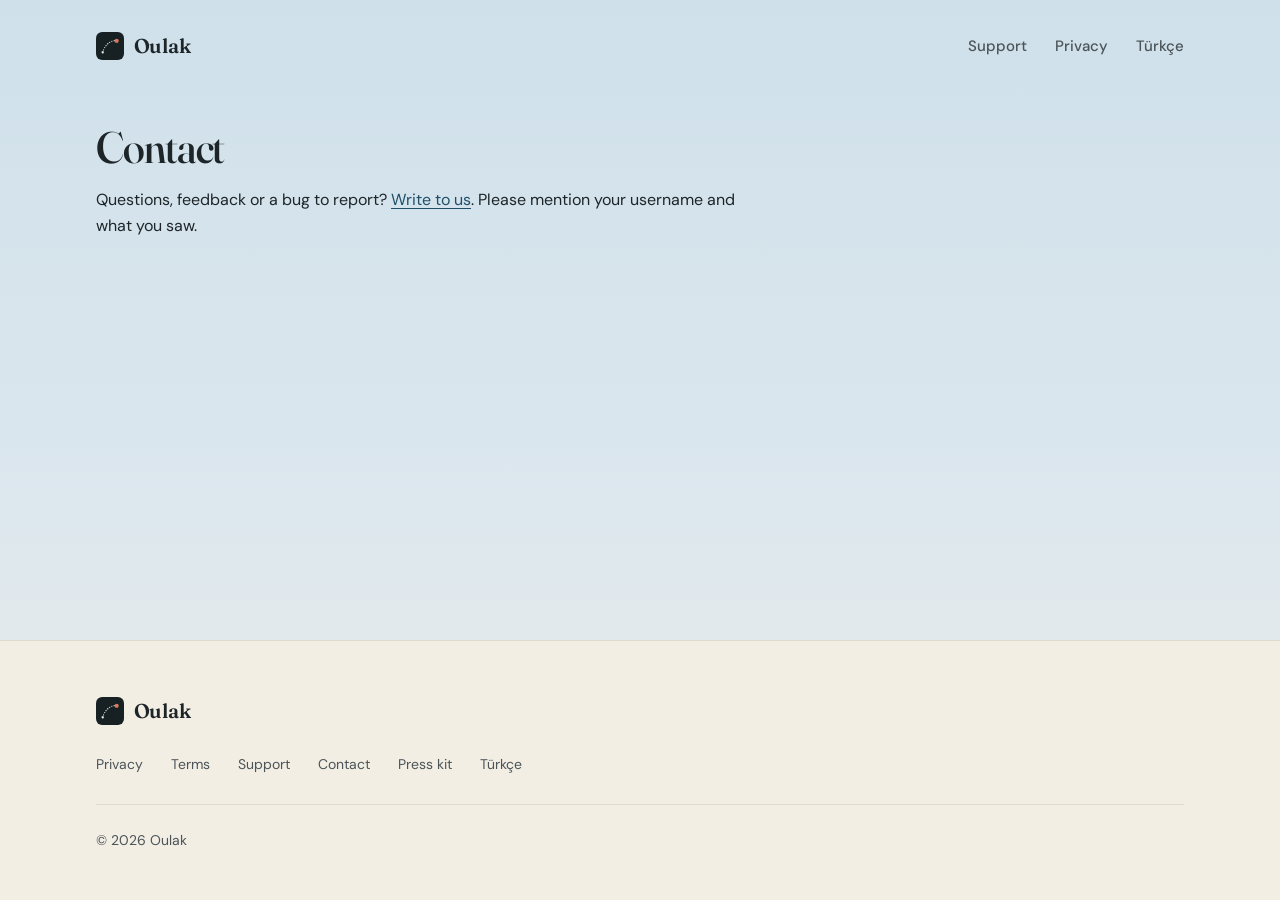
<file: contact.html>
<!doctype html>
<html lang="en">
<head>
<meta charset="utf-8">
<meta name="viewport" content="width=device-width, initial-scale=1">
<meta name="color-scheme" content="light">
<meta name="theme-color" content="#CFE0EA">
<title>Contact | Oulak</title>
<meta name="description" content="How to reach the person behind Oulak.">
<link rel="alternate" hreflang="en" href="contact.html">
<link rel="alternate" hreflang="tr" href="tr/contact.html">
<link rel="alternate" hreflang="x-default" href="contact.html">
<!-- TODO: once the site has a final domain, make og:image, og:url and the hreflang hrefs absolute URLs. -->
<meta property="og:type" content="website">
<meta property="og:site_name" content="Oulak">
<meta property="og:title" content="Contact | Oulak">
<meta property="og:description" content="How to reach the person behind Oulak.">
<meta property="og:locale" content="en_US">
<meta property="og:locale:alternate" content="tr_TR">
<meta property="og:image" content="img/og.png">
<meta name="twitter:card" content="summary">
<link rel="icon" type="image/png" sizes="32x32" href="favicon-32.png">
<link rel="apple-touch-icon" href="apple-touch-icon.png">
<link rel="stylesheet" href="style.css?v=5">
</head>
<body>
<header class="site-head"><div class="wrap">
<a class="mark" href="index.html" aria-label="Oulak"><img src="apple-touch-icon.png" alt="" width="28" height="28">Oulak</a>
<nav aria-label="Main">
<a href="support.html">Support</a>
<a href="privacy.html">Privacy</a>
<a href="tr/contact.html" hreflang="tr" lang="tr">Türkçe</a>
</nav>
</div></header>
<main class="doc"><div class="wrap">
<h1>Contact</h1>
<p>Questions, feedback or a bug to report? <a href="mailto:baturhancihan@gmail.com">Write to us</a>. Please mention your username and what you saw.</p>
</div></main>
<footer class="site-foot"><div class="wrap">
<a class="mark" href="index.html" aria-label="Oulak"><img src="apple-touch-icon.png" alt="" width="28" height="28">Oulak</a>
<nav aria-label="Footer">
<a href="privacy.html">Privacy</a>
<a href="terms.html">Terms</a>
<a href="support.html">Support</a>
<a href="contact.html">Contact</a>
<a href="press.html">Press kit</a>
<a href="tr/contact.html" hreflang="tr" lang="tr">Türkçe</a>
</nav>
<p class="made">© 2026 Oulak</p>
</div></footer>
</body>
</html>
</file>
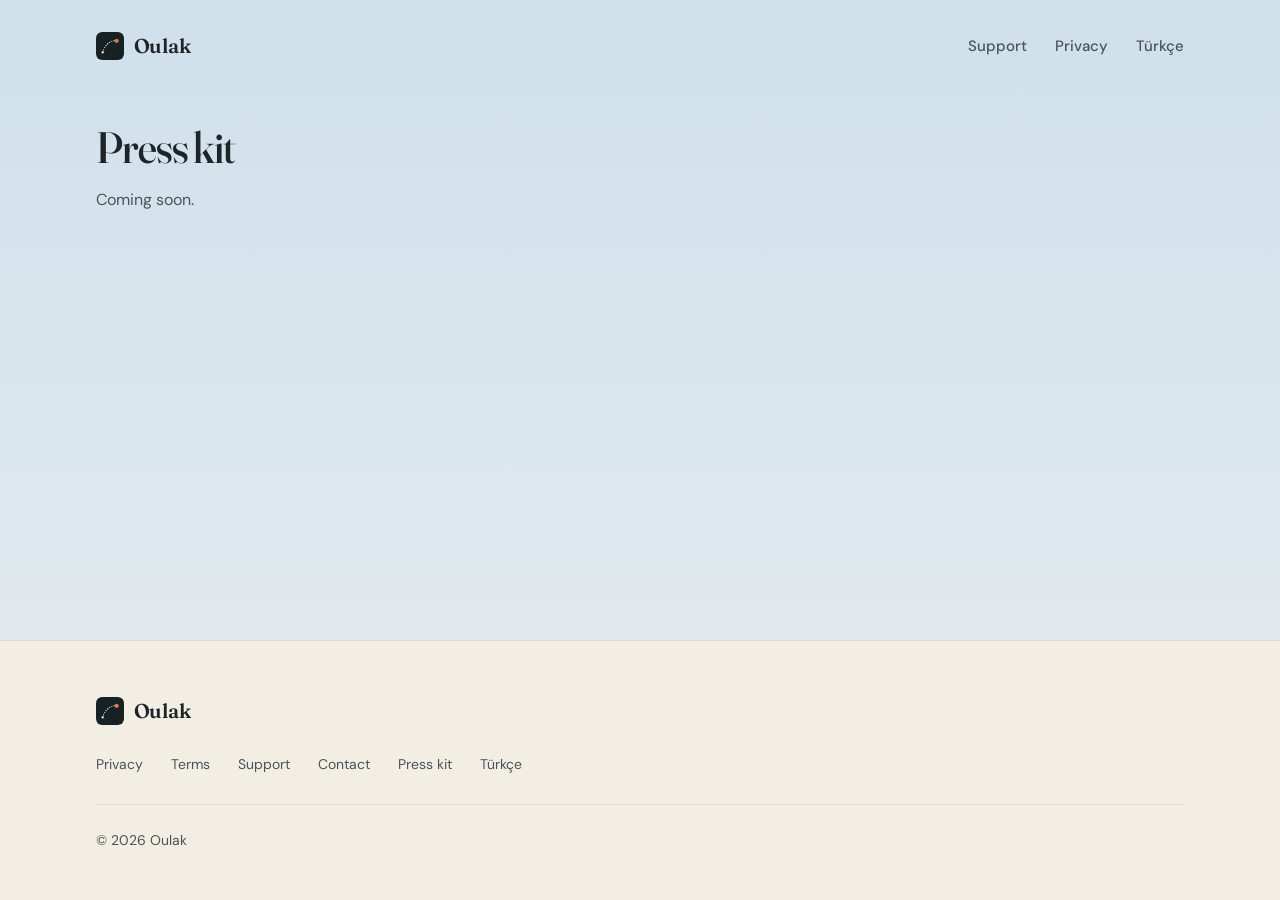
<file: press.html>
<!doctype html>
<html lang="en">
<head>
<meta charset="utf-8">
<meta name="viewport" content="width=device-width, initial-scale=1">
<meta name="color-scheme" content="light">
<meta name="theme-color" content="#CFE0EA">
<title>Press kit | Oulak</title>
<meta name="description" content="Press information about Oulak.">
<link rel="alternate" hreflang="en" href="press.html">
<link rel="alternate" hreflang="tr" href="tr/press.html">
<link rel="alternate" hreflang="x-default" href="press.html">
<!-- TODO: once the site has a final domain, make og:image, og:url and the hreflang hrefs absolute URLs. -->
<meta property="og:type" content="website">
<meta property="og:site_name" content="Oulak">
<meta property="og:title" content="Press kit | Oulak">
<meta property="og:description" content="Press information about Oulak.">
<meta property="og:locale" content="en_US">
<meta property="og:locale:alternate" content="tr_TR">
<meta property="og:image" content="img/og.png">
<meta name="twitter:card" content="summary">
<link rel="icon" type="image/png" sizes="32x32" href="favicon-32.png">
<link rel="apple-touch-icon" href="apple-touch-icon.png">
<link rel="stylesheet" href="style.css?v=5">
</head>
<body>
<header class="site-head"><div class="wrap">
<a class="mark" href="index.html" aria-label="Oulak"><img src="apple-touch-icon.png" alt="" width="28" height="28">Oulak</a>
<nav aria-label="Main">
<a href="support.html">Support</a>
<a href="privacy.html">Privacy</a>
<a href="tr/press.html" hreflang="tr" lang="tr">Türkçe</a>
</nav>
</div></header>
<main class="doc"><div class="wrap">
<h1>Press kit</h1>
<!-- TODO(owner): fill in -->
<p class="meta">Coming soon.</p>
</div></main>
<footer class="site-foot"><div class="wrap">
<a class="mark" href="index.html" aria-label="Oulak"><img src="apple-touch-icon.png" alt="" width="28" height="28">Oulak</a>
<nav aria-label="Footer">
<a href="privacy.html">Privacy</a>
<a href="terms.html">Terms</a>
<a href="support.html">Support</a>
<a href="contact.html">Contact</a>
<a href="press.html">Press kit</a>
<a href="tr/press.html" hreflang="tr" lang="tr">Türkçe</a>
</nav>
<p class="made">© 2026 Oulak</p>
</div></footer>
</body>
</html>
</file>
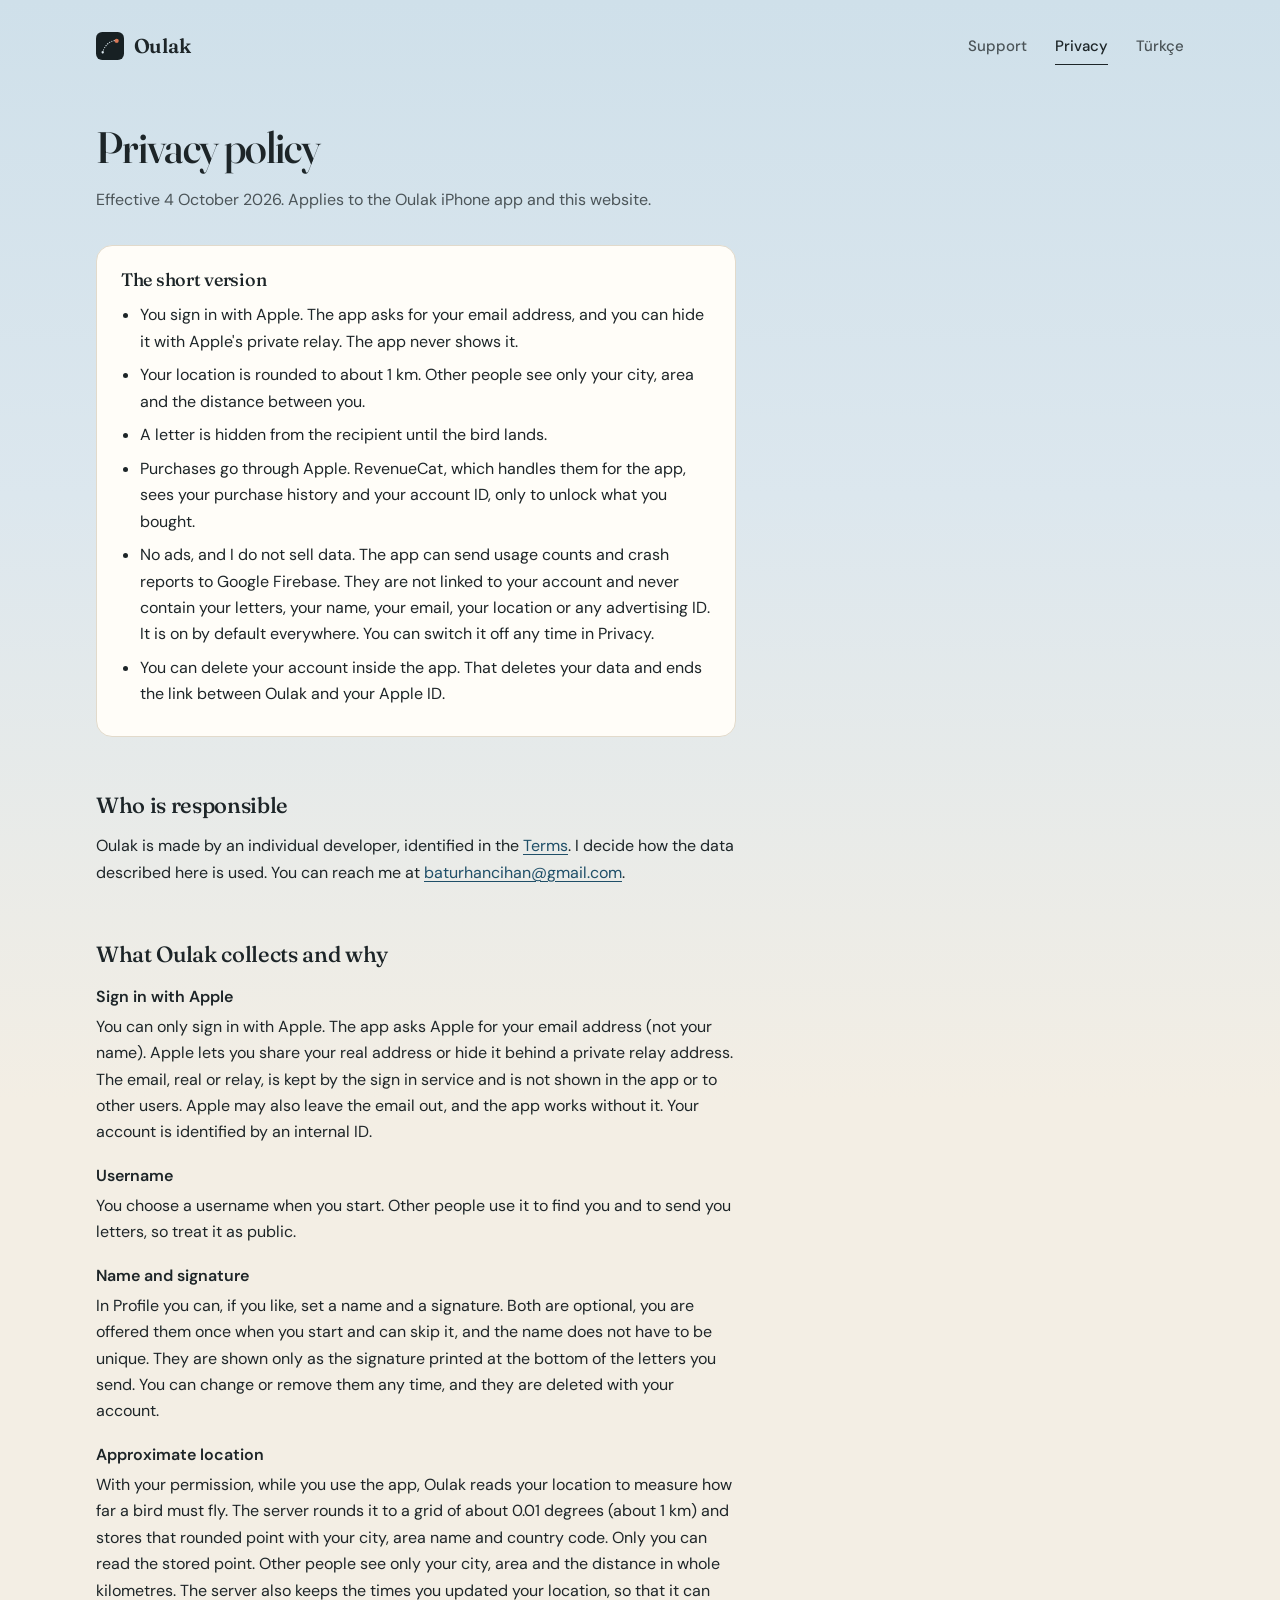
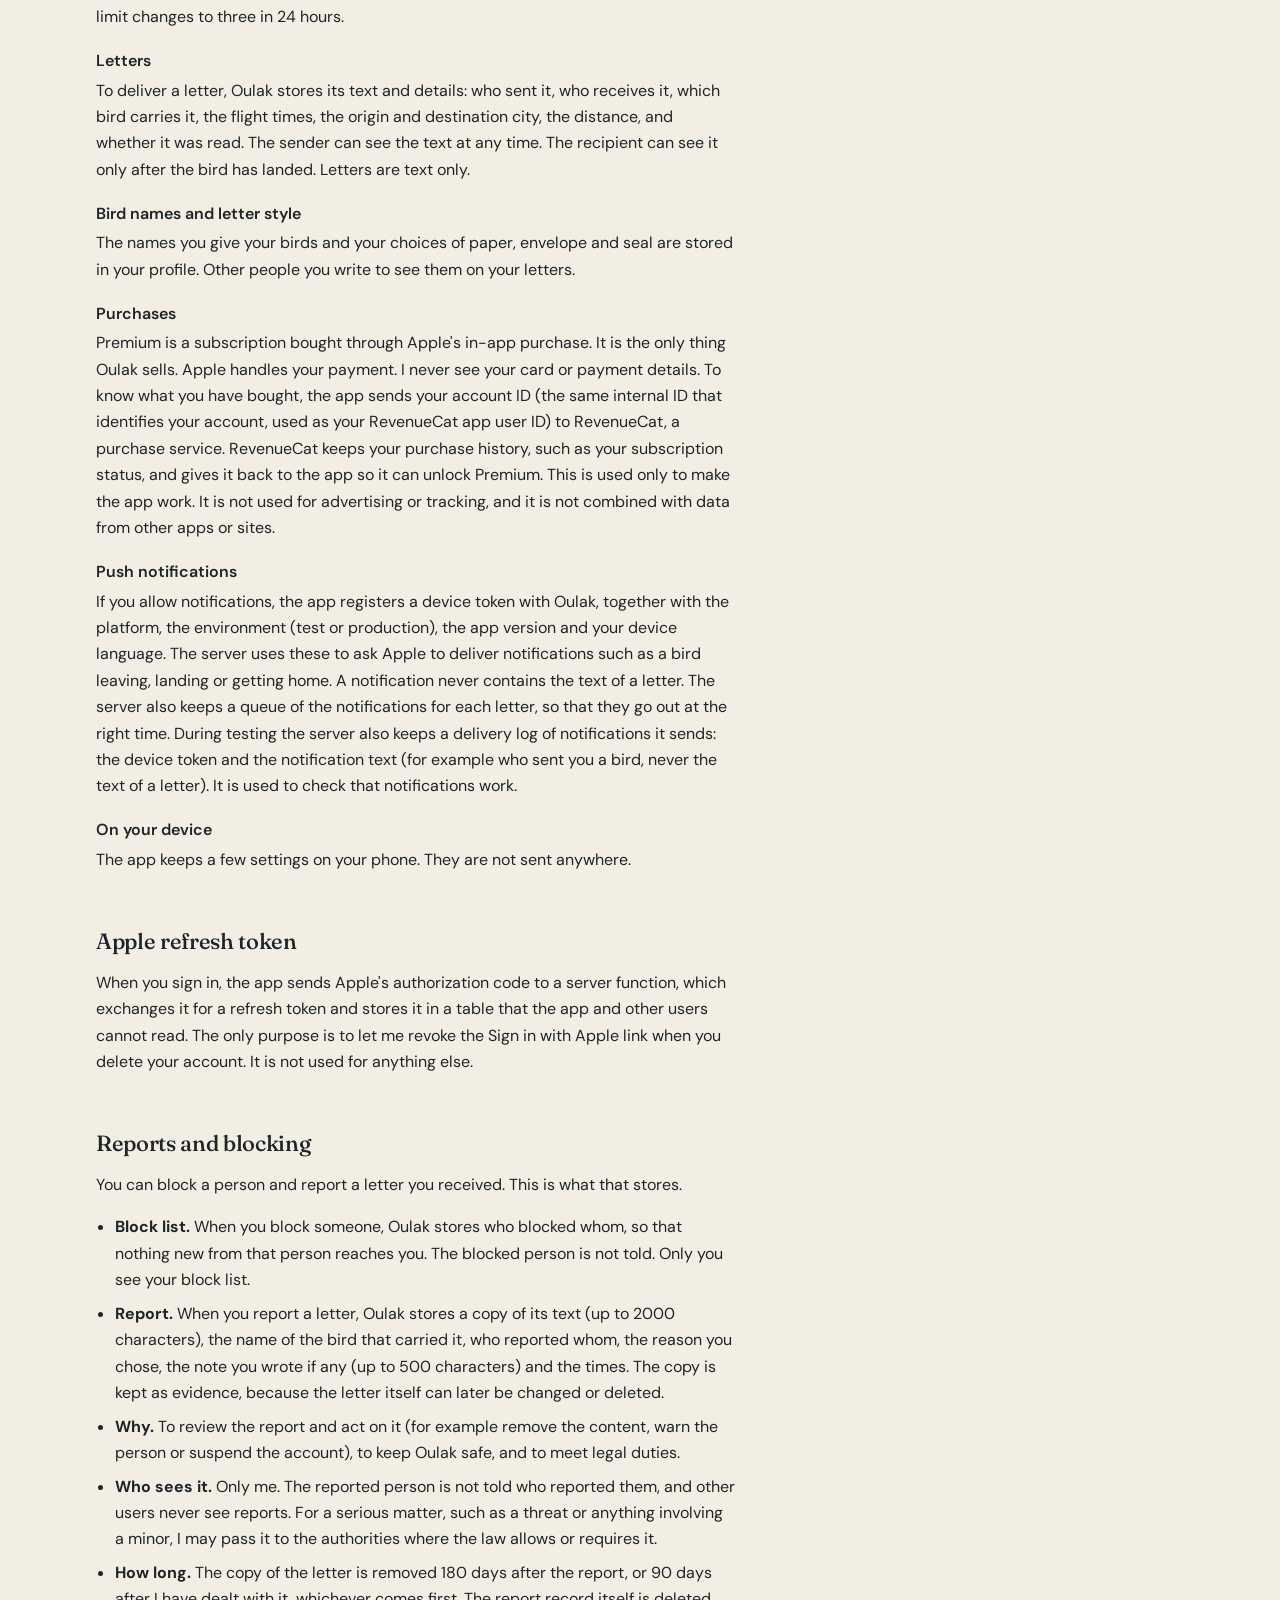
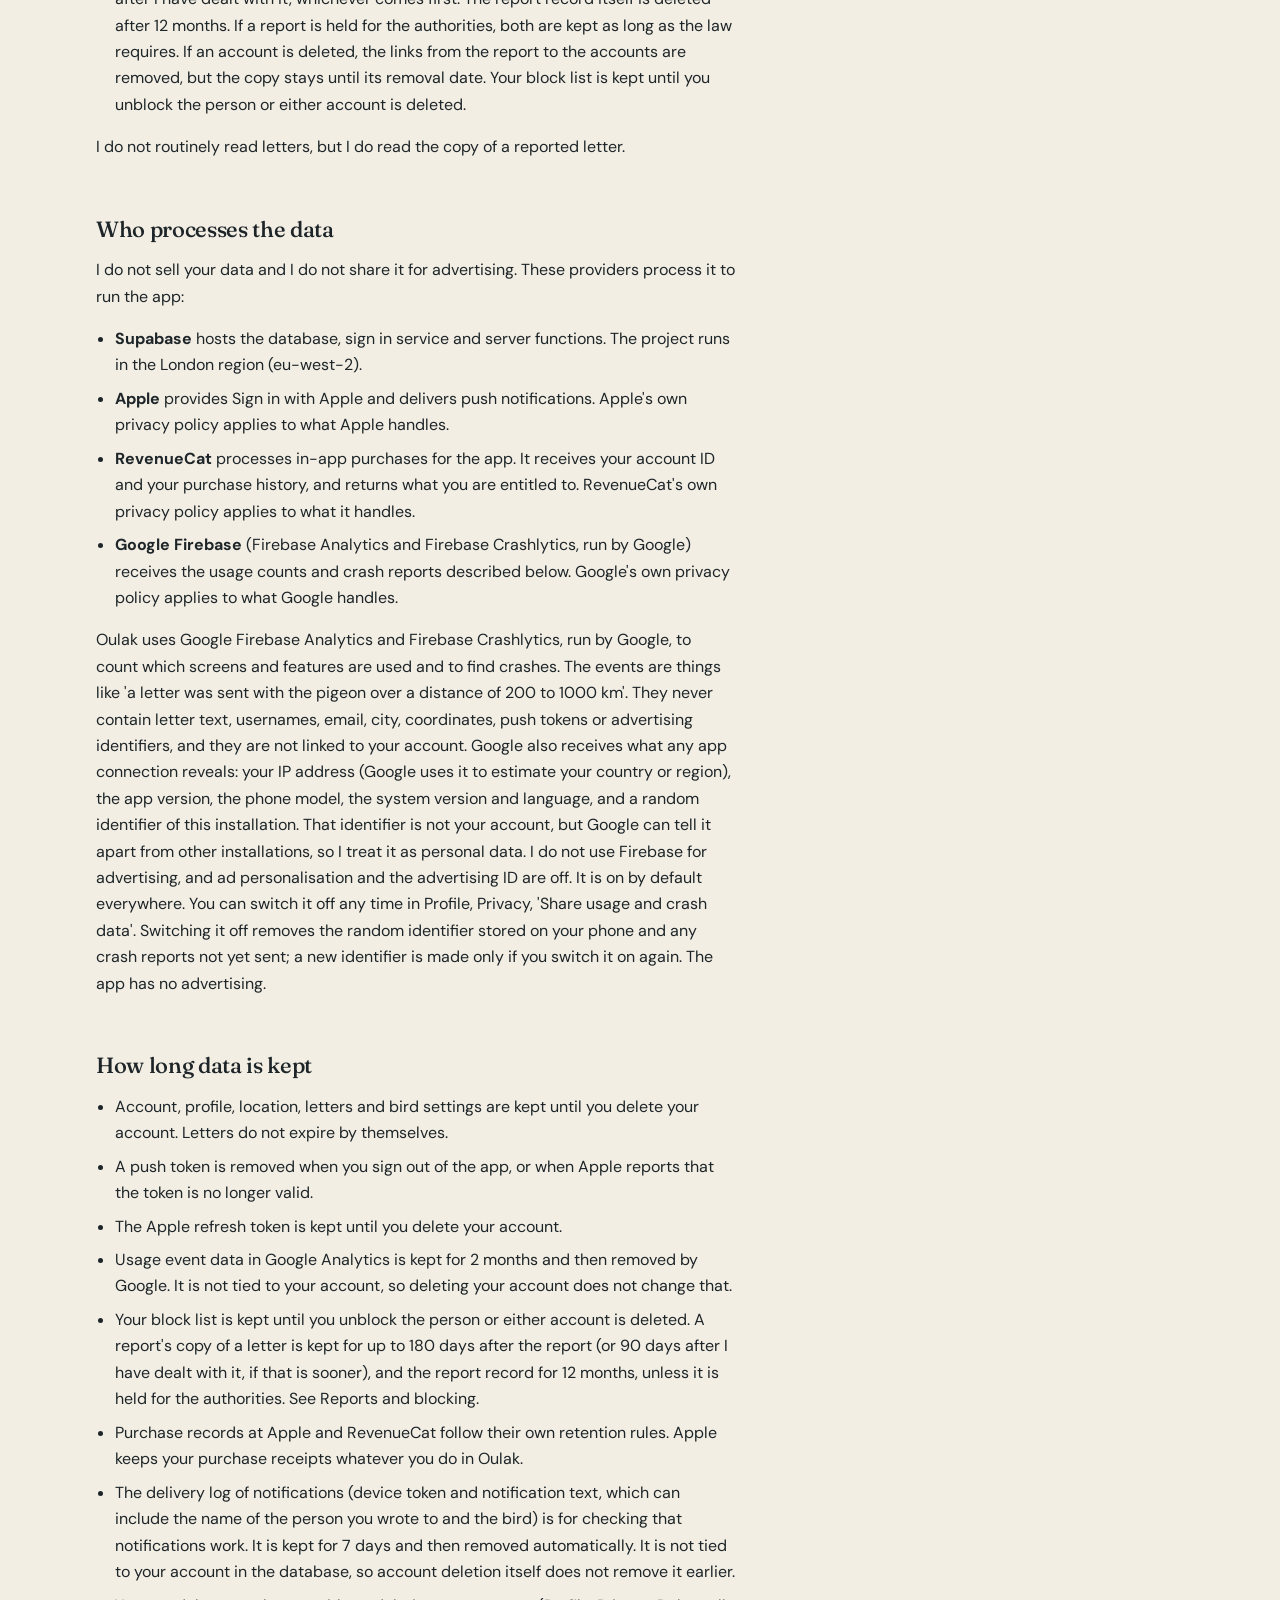
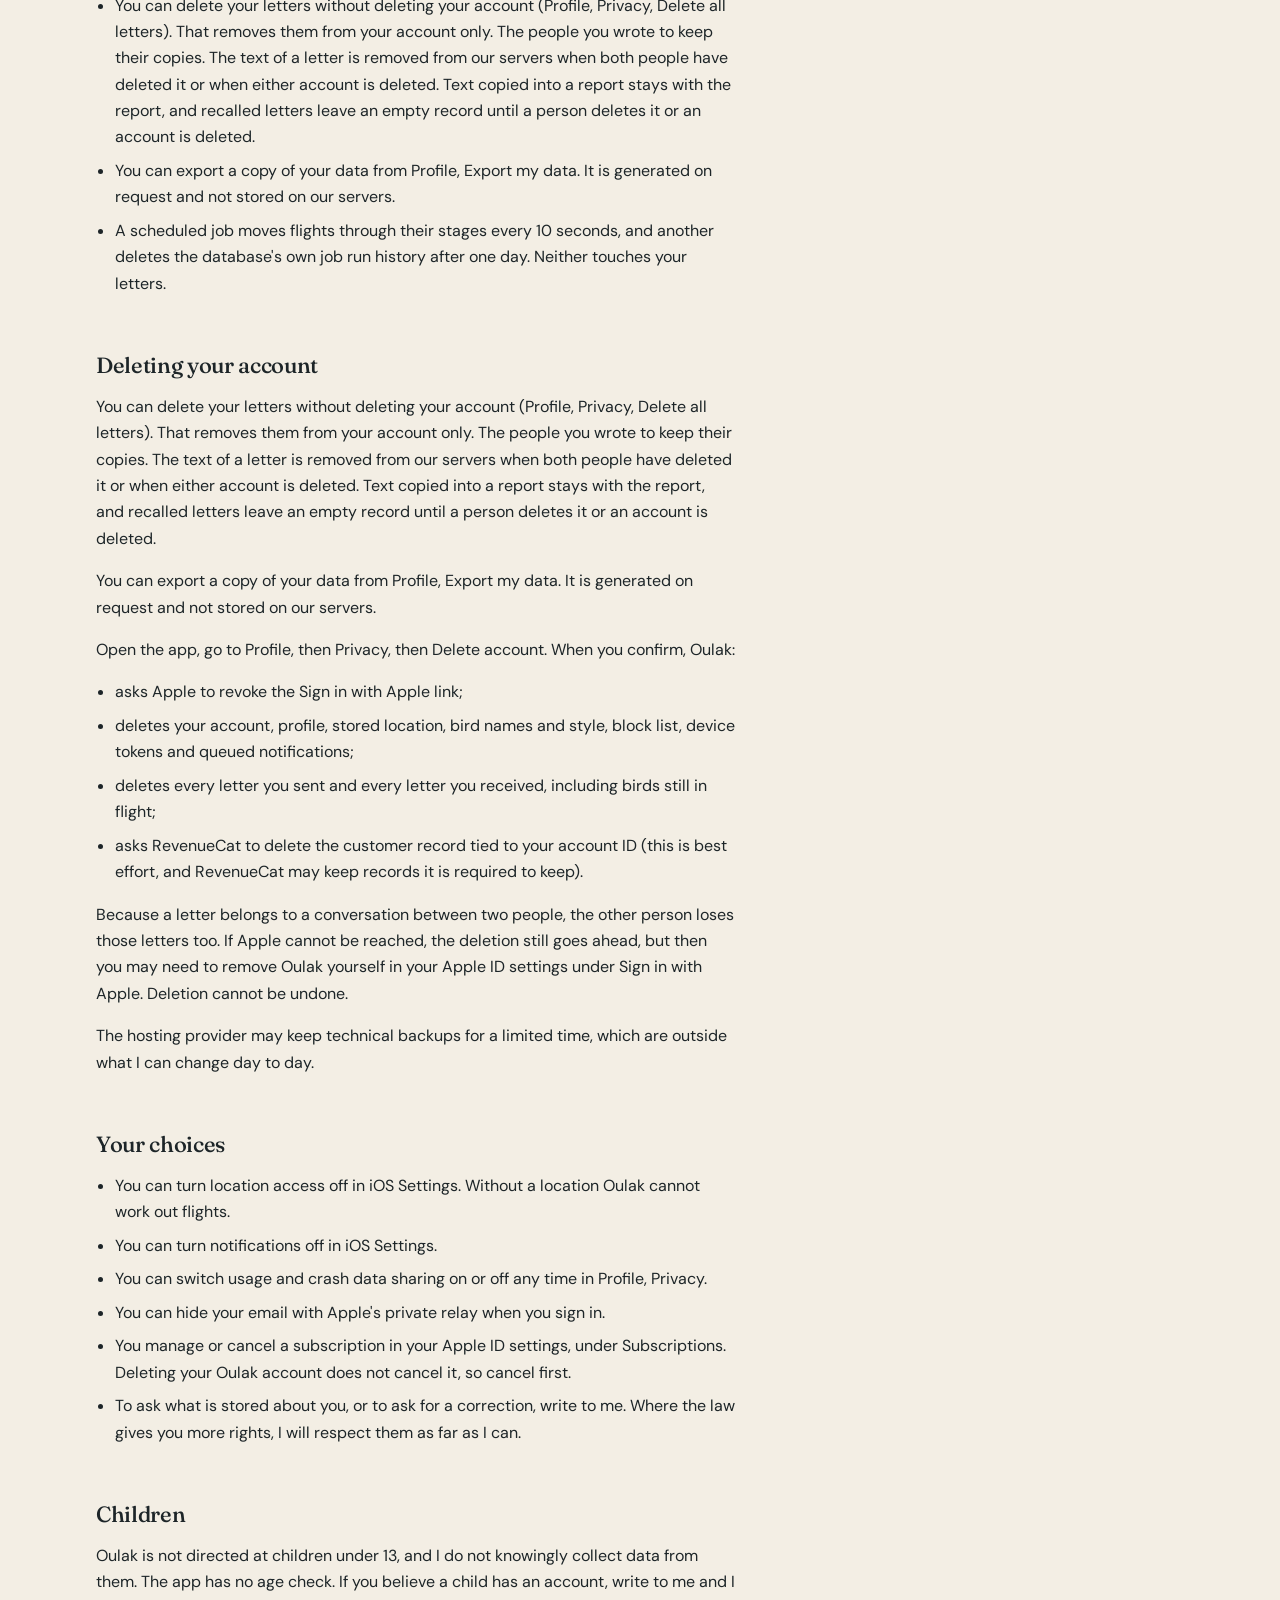
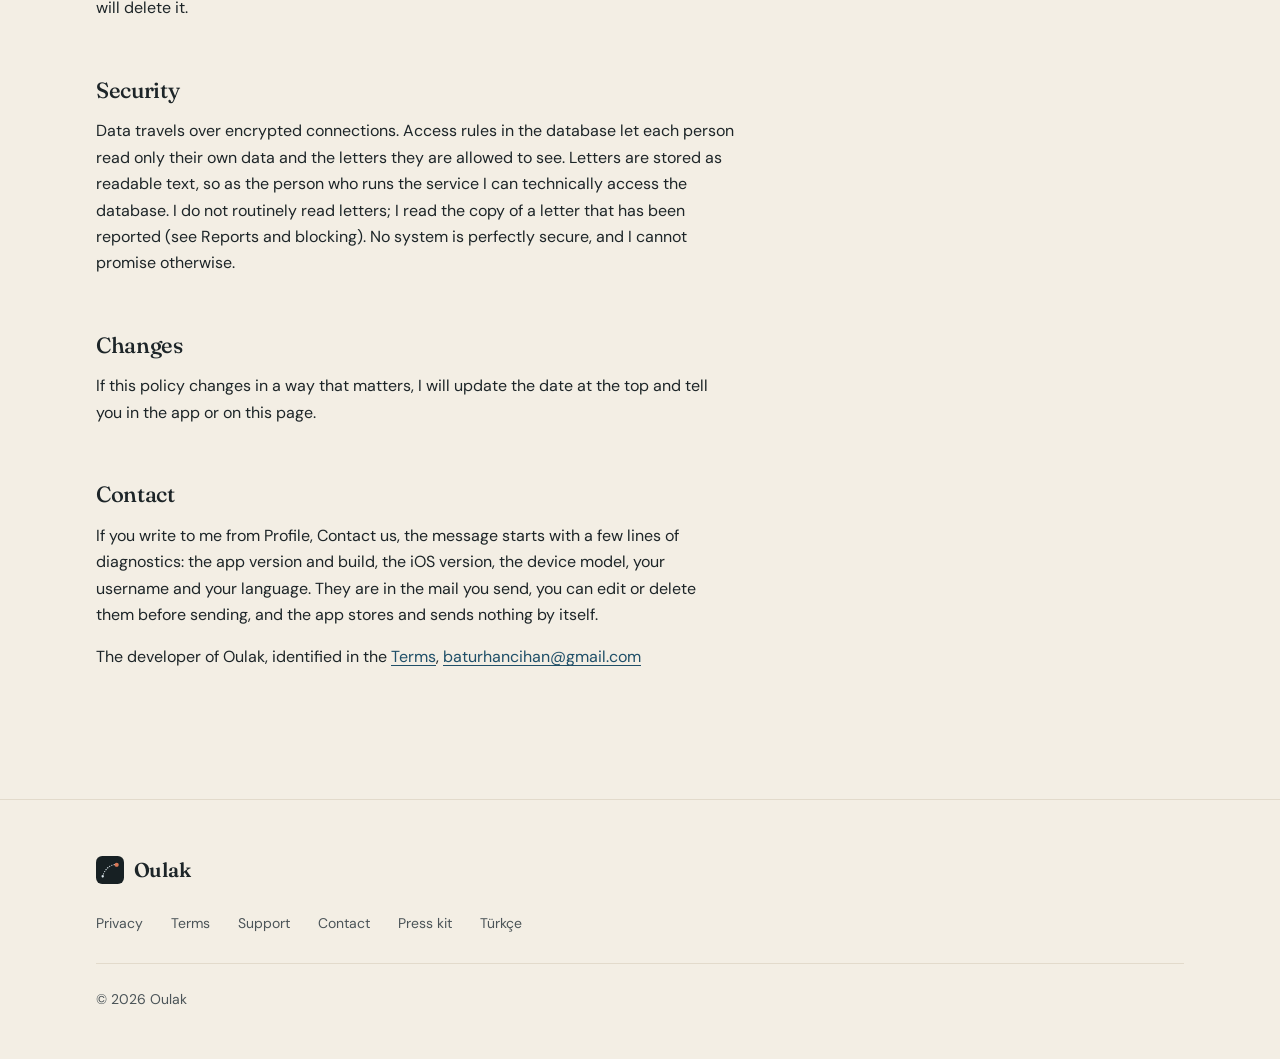
<file: privacy.html>
<!doctype html>
<html lang="en">
<head>
<meta charset="utf-8">
<meta name="viewport" content="width=device-width, initial-scale=1">
<meta name="color-scheme" content="light">
<meta name="theme-color" content="#CFE0EA">
<title>Privacy policy | Oulak</title>
<meta name="description" content="What the Oulak app collects, why, who processes it, how long it is kept, and how to delete it.">
<link rel="alternate" hreflang="en" href="privacy.html">
<link rel="alternate" hreflang="tr" href="tr/privacy.html">
<link rel="alternate" hreflang="x-default" href="privacy.html">
<!-- TODO: once the site has a final domain, make og:image, og:url and the hreflang hrefs absolute URLs. -->
<meta property="og:type" content="website">
<meta property="og:site_name" content="Oulak">
<meta property="og:title" content="Privacy policy | Oulak">
<meta property="og:description" content="What the Oulak app collects, why, who processes it, how long it is kept, and how to delete it.">
<meta property="og:locale" content="en_US">
<meta property="og:locale:alternate" content="tr_TR">
<meta property="og:image" content="img/og.png">
<meta name="twitter:card" content="summary">
<link rel="icon" type="image/png" sizes="32x32" href="favicon-32.png">
<link rel="apple-touch-icon" href="apple-touch-icon.png">
<link rel="stylesheet" href="style.css?v=5">
</head>
<body>
<svg width="0" height="0" style="position:absolute" aria-hidden="true" focusable="false"><defs>
<symbol id="pigeon" viewBox="0 0 80 80" class="bird-art"><polygon class="b-ink" points="6,42 22,34 22,50"/><ellipse class="b-ink" cx="38" cy="42" rx="20" ry="13"/><path class="b-terra" d="M24 41 Q34 18 56 28 Q42 33 40 50 Z"/><circle class="b-ink" cx="58" cy="32" r="8"/><circle class="b-face" cx="61" cy="30" r="1.9"/><polygon class="b-terra" points="65,31 75,34 65,37"/><path d="M34 54v9M43 54v9" stroke="currentColor" stroke-width="2.5" stroke-linecap="round" fill="none"/></symbol>
<symbol id="sparrow" viewBox="0 0 80 80" class="bird-art"><g transform="translate(9 12) scale(.78)"><polygon class="b-ink" points="6,42 22,34 22,50"/><ellipse class="b-ink" cx="38" cy="42" rx="20" ry="13"/><path class="b-acc" d="M24 41 Q34 18 56 28 Q42 33 40 50 Z"/><circle class="b-ink" cx="58" cy="32" r="8"/><circle class="b-face" cx="61" cy="30" r="1.9"/><polygon class="b-terra" points="65,31 72,34 65,36"/><path d="M34 54v9M43 54v9" stroke="currentColor" stroke-width="2.5" stroke-linecap="round" fill="none"/></g></symbol>
<symbol id="owl" viewBox="0 0 80 80" class="bird-art"><polygon class="b-ink" points="22,28 25,8 38,20"/><polygon class="b-ink" points="58,28 55,8 42,20"/><ellipse class="b-ink" cx="40" cy="44" rx="21" ry="25"/><path class="b-terra" d="M30 58 Q40 66 50 58 Q46 70 40 70 Q34 70 30 58Z"/><circle class="b-face" cx="31" cy="37" r="9"/><circle class="b-face" cx="49" cy="37" r="9"/><circle class="b-ink" cx="31" cy="37" r="4"/><circle class="b-ink" cx="49" cy="37" r="4"/><polygon class="b-terra" points="40,41 36.5,49 43.5,49"/></symbol>
</defs></svg>
<header class="site-head"><div class="wrap">
<a class="mark" href="index.html" aria-label="Oulak"><img src="apple-touch-icon.png" alt="" width="28" height="28">Oulak</a>
<nav aria-label="Main">
<a href="support.html">Support</a>
<a href="privacy.html" aria-current="page">Privacy</a>
<a href="tr/privacy.html" hreflang="tr" lang="tr">Türkçe</a>
</nav>
</div></header>
<main class="doc"><div class="wrap">
<h1>Privacy policy</h1>
<p class="meta">Effective <time datetime="2026-10-04">4 October 2026</time>. Applies to the Oulak iPhone app and this website.</p>
<div class="short"><h2>The short version</h2><ul><li>You sign in with Apple. The app asks for your email address, and you can hide it with Apple's private relay. The app never shows it.</li><li>Your location is rounded to about 1 km. Other people see only your city, area and the distance between you.</li><li>A letter is hidden from the recipient until the bird lands.</li><li>Purchases go through Apple. RevenueCat, which handles them for the app, sees your purchase history and your account ID, only to unlock what you bought.</li><li>No ads, and I do not sell data. The app can send usage counts and crash reports to Google Firebase. They are not linked to your account and never contain your letters, your name, your email, your location or any advertising ID. It is on by default everywhere. You can switch it off any time in Privacy.</li><li>You can delete your account inside the app. That deletes your data and ends the link between Oulak and your Apple ID.</li></ul></div>
<h2>Who is responsible</h2>
<p>Oulak is made by an individual developer, identified in the <a href="terms.html">Terms</a>. I decide how the data described here is used. You can reach me at <a href="mailto:baturhancihan@gmail.com">baturhancihan@gmail.com</a>.</p>
<h2>What Oulak collects and why</h2>
<dl>
<dt>Sign in with Apple</dt><dd>You can only sign in with Apple. The app asks Apple for your email address (not your name). Apple lets you share your real address or hide it behind a private relay address. The email, real or relay, is kept by the sign in service and is not shown in the app or to other users. Apple may also leave the email out, and the app works without it. Your account is identified by an internal ID.</dd>
<dt>Username</dt><dd>You choose a username when you start. Other people use it to find you and to send you letters, so treat it as public.</dd>
<dt>Name and signature</dt><dd>In Profile you can, if you like, set a name and a signature. Both are optional, you are offered them once when you start and can skip it, and the name does not have to be unique. They are shown only as the signature printed at the bottom of the letters you send. You can change or remove them any time, and they are deleted with your account.</dd>
<dt>Approximate location</dt><dd>With your permission, while you use the app, Oulak reads your location to measure how far a bird must fly. The server rounds it to a grid of about 0.01 degrees (about 1 km) and stores that rounded point with your city, area name and country code. Only you can read the stored point. Other people see only your city, area and the distance in whole kilometres. The server also keeps the times you updated your location, so that it can limit changes to three in 24 hours.</dd>
<dt>Letters</dt><dd>To deliver a letter, Oulak stores its text and details: who sent it, who receives it, which bird carries it, the flight times, the origin and destination city, the distance, and whether it was read. The sender can see the text at any time. The recipient can see it only after the bird has landed. Letters are text only.</dd>
<dt>Bird names and letter style</dt><dd>The names you give your birds and your choices of paper, envelope and seal are stored in your profile. Other people you write to see them on your letters.</dd>
<dt>Purchases</dt><dd>Premium is a subscription bought through Apple's in-app purchase. It is the only thing Oulak sells. Apple handles your payment. I never see your card or payment details. To know what you have bought, the app sends your account ID (the same internal ID that identifies your account, used as your RevenueCat app user ID) to RevenueCat, a purchase service. RevenueCat keeps your purchase history, such as your subscription status, and gives it back to the app so it can unlock Premium. This is used only to make the app work. It is not used for advertising or tracking, and it is not combined with data from other apps or sites.</dd>
<dt>Push notifications</dt><dd>If you allow notifications, the app registers a device token with Oulak, together with the platform, the environment (test or production), the app version and your device language. The server uses these to ask Apple to deliver notifications such as a bird leaving, landing or getting home. A notification never contains the text of a letter. The server also keeps a queue of the notifications for each letter, so that they go out at the right time. During testing the server also keeps a delivery log of notifications it sends: the device token and the notification text (for example who sent you a bird, never the text of a letter). It is used to check that notifications work.</dd>
<dt>On your device</dt><dd>The app keeps a few settings on your phone. They are not sent anywhere.</dd>
</dl>
<h2>Apple refresh token</h2>
<p>When you sign in, the app sends Apple's authorization code to a server function, which exchanges it for a refresh token and stores it in a table that the app and other users cannot read. The only purpose is to let me revoke the Sign in with Apple link when you delete your account. It is not used for anything else.</p>
<h2>Reports and blocking</h2>
<p>You can block a person and report a letter you received. This is what that stores.</p>
<ul><li><strong>Block list.</strong> When you block someone, Oulak stores who blocked whom, so that nothing new from that person reaches you. The blocked person is not told. Only you see your block list.</li><li><strong>Report.</strong> When you report a letter, Oulak stores a copy of its text (up to 2000 characters), the name of the bird that carried it, who reported whom, the reason you chose, the note you wrote if any (up to 500 characters) and the times. The copy is kept as evidence, because the letter itself can later be changed or deleted.</li><li><strong>Why.</strong> To review the report and act on it (for example remove the content, warn the person or suspend the account), to keep Oulak safe, and to meet legal duties.</li><li><strong>Who sees it.</strong> Only me. The reported person is not told who reported them, and other users never see reports. For a serious matter, such as a threat or anything involving a minor, I may pass it to the authorities where the law allows or requires it.</li><li><strong>How long.</strong> The copy of the letter is removed 180 days after the report, or 90 days after I have dealt with it, whichever comes first. The report record itself is deleted after 12 months. If a report is held for the authorities, both are kept as long as the law requires. If an account is deleted, the links from the report to the accounts are removed, but the copy stays until its removal date. Your block list is kept until you unblock the person or either account is deleted.</li></ul>
<p>I do not routinely read letters, but I do read the copy of a reported letter.</p>
<h2>Who processes the data</h2>
<p>I do not sell your data and I do not share it for advertising. These providers process it to run the app:</p>
<ul><li><strong>Supabase</strong> hosts the database, sign in service and server functions. The project runs in the London region (eu-west-2).</li><li><strong>Apple</strong> provides Sign in with Apple and delivers push notifications. Apple's own privacy policy applies to what Apple handles.</li><li><strong>RevenueCat</strong> processes in-app purchases for the app. It receives your account ID and your purchase history, and returns what you are entitled to. RevenueCat's own privacy policy applies to what it handles.</li><li><strong>Google Firebase</strong> (Firebase Analytics and Firebase Crashlytics, run by Google) receives the usage counts and crash reports described below. Google's own privacy policy applies to what Google handles.</li></ul>
<p>Oulak uses Google Firebase Analytics and Firebase Crashlytics, run by Google, to count which screens and features are used and to find crashes. The events are things like 'a letter was sent with the pigeon over a distance of 200 to 1000 km'. They never contain letter text, usernames, email, city, coordinates, push tokens or advertising identifiers, and they are not linked to your account. Google also receives what any app connection reveals: your IP address (Google uses it to estimate your country or region), the app version, the phone model, the system version and language, and a random identifier of this installation. That identifier is not your account, but Google can tell it apart from other installations, so I treat it as personal data. I do not use Firebase for advertising, and ad personalisation and the advertising ID are off. It is on by default everywhere. You can switch it off any time in Profile, Privacy, 'Share usage and crash data'. Switching it off removes the random identifier stored on your phone and any crash reports not yet sent; a new identifier is made only if you switch it on again. The app has no advertising.</p>
<h2>How long data is kept</h2>
<ul><li>Account, profile, location, letters and bird settings are kept until you delete your account. Letters do not expire by themselves.</li>
<li>A push token is removed when you sign out of the app, or when Apple reports that the token is no longer valid.</li>
<li>The Apple refresh token is kept until you delete your account.</li>
<li>Usage event data in Google Analytics is kept for 2 months and then removed by Google. It is not tied to your account, so deleting your account does not change that.</li>
<li>Your block list is kept until you unblock the person or either account is deleted. A report's copy of a letter is kept for up to 180 days after the report (or 90 days after I have dealt with it, if that is sooner), and the report record for 12 months, unless it is held for the authorities. See Reports and blocking.</li>
<li>Purchase records at Apple and RevenueCat follow their own retention rules. Apple keeps your purchase receipts whatever you do in Oulak.</li>
<li>The delivery log of notifications (device token and notification text, which can include the name of the person you wrote to and the bird) is for checking that notifications work. It is kept for 7 days and then removed automatically. It is not tied to your account in the database, so account deletion itself does not remove it earlier.</li>
<li>You can delete your letters without deleting your account (Profile, Privacy, Delete all letters). That removes them from your account only. The people you wrote to keep their copies. The text of a letter is removed from our servers when both people have deleted it or when either account is deleted. Text copied into a report stays with the report, and recalled letters leave an empty record until a person deletes it or an account is deleted.</li>
<li>You can export a copy of your data from Profile, Export my data. It is generated on request and not stored on our servers.</li>
<li>A scheduled job moves flights through their stages every 10 seconds, and another deletes the database's own job run history after one day. Neither touches your letters.</li></ul>
<h2>Deleting your account</h2>
<p>You can delete your letters without deleting your account (Profile, Privacy, Delete all letters). That removes them from your account only. The people you wrote to keep their copies. The text of a letter is removed from our servers when both people have deleted it or when either account is deleted. Text copied into a report stays with the report, and recalled letters leave an empty record until a person deletes it or an account is deleted.</p>
<p>You can export a copy of your data from Profile, Export my data. It is generated on request and not stored on our servers.</p>
<p>Open the app, go to Profile, then Privacy, then Delete account. When you confirm, Oulak:</p>
<ul><li>asks Apple to revoke the Sign in with Apple link;</li><li>deletes your account, profile, stored location, bird names and style, block list, device tokens and queued notifications;</li><li>deletes every letter you sent and every letter you received, including birds still in flight;</li><li>asks RevenueCat to delete the customer record tied to your account ID (this is best effort, and RevenueCat may keep records it is required to keep).</li></ul>
<p>Because a letter belongs to a conversation between two people, the other person loses those letters too. If Apple cannot be reached, the deletion still goes ahead, but then you may need to remove Oulak yourself in your Apple ID settings under Sign in with Apple. Deletion cannot be undone.</p>
<p>The hosting provider may keep technical backups for a limited time, which are outside what I can change day to day.</p>
<h2>Your choices</h2>
<ul><li>You can turn location access off in iOS Settings. Without a location Oulak cannot work out flights.</li><li>You can turn notifications off in iOS Settings.</li><li>You can switch usage and crash data sharing on or off any time in Profile, Privacy.</li><li>You can hide your email with Apple's private relay when you sign in.</li><li>You manage or cancel a subscription in your Apple ID settings, under Subscriptions. Deleting your Oulak account does not cancel it, so cancel first.</li><li>To ask what is stored about you, or to ask for a correction, write to me. Where the law gives you more rights, I will respect them as far as I can.</li></ul>
<h2>Children</h2>
<p>Oulak is not directed at children under 13, and I do not knowingly collect data from them. The app has no age check. If you believe a child has an account, write to me and I will delete it.</p>
<h2>Security</h2>
<p>Data travels over encrypted connections. Access rules in the database let each person read only their own data and the letters they are allowed to see. Letters are stored as readable text, so as the person who runs the service I can technically access the database. I do not routinely read letters; I read the copy of a letter that has been reported (see Reports and blocking). No system is perfectly secure, and I cannot promise otherwise.</p>
<h2>Changes</h2>
<p>If this policy changes in a way that matters, I will update the date at the top and tell you in the app or on this page.</p>
<h2>Contact</h2>
<p>If you write to me from Profile, Contact us, the message starts with a few lines of diagnostics: the app version and build, the iOS version, the device model, your username and your language. They are in the mail you send, you can edit or delete them before sending, and the app stores and sends nothing by itself.</p>
<p>The developer of Oulak, identified in the <a href="terms.html">Terms</a>, <a href="mailto:baturhancihan@gmail.com">baturhancihan@gmail.com</a></p>
</div></main>
<footer class="site-foot"><div class="wrap">
<a class="mark" href="index.html" aria-label="Oulak"><img src="apple-touch-icon.png" alt="" width="28" height="28">Oulak</a>
<nav aria-label="Footer">
<a href="privacy.html">Privacy</a>
<a href="terms.html">Terms</a>
<a href="support.html">Support</a>
<a href="contact.html">Contact</a>
<a href="press.html">Press kit</a>
<a href="tr/privacy.html" hreflang="tr" lang="tr">Türkçe</a>
</nav>
<p class="made">© 2026 Oulak</p>
</div></footer>
</body>
</html>
</file>
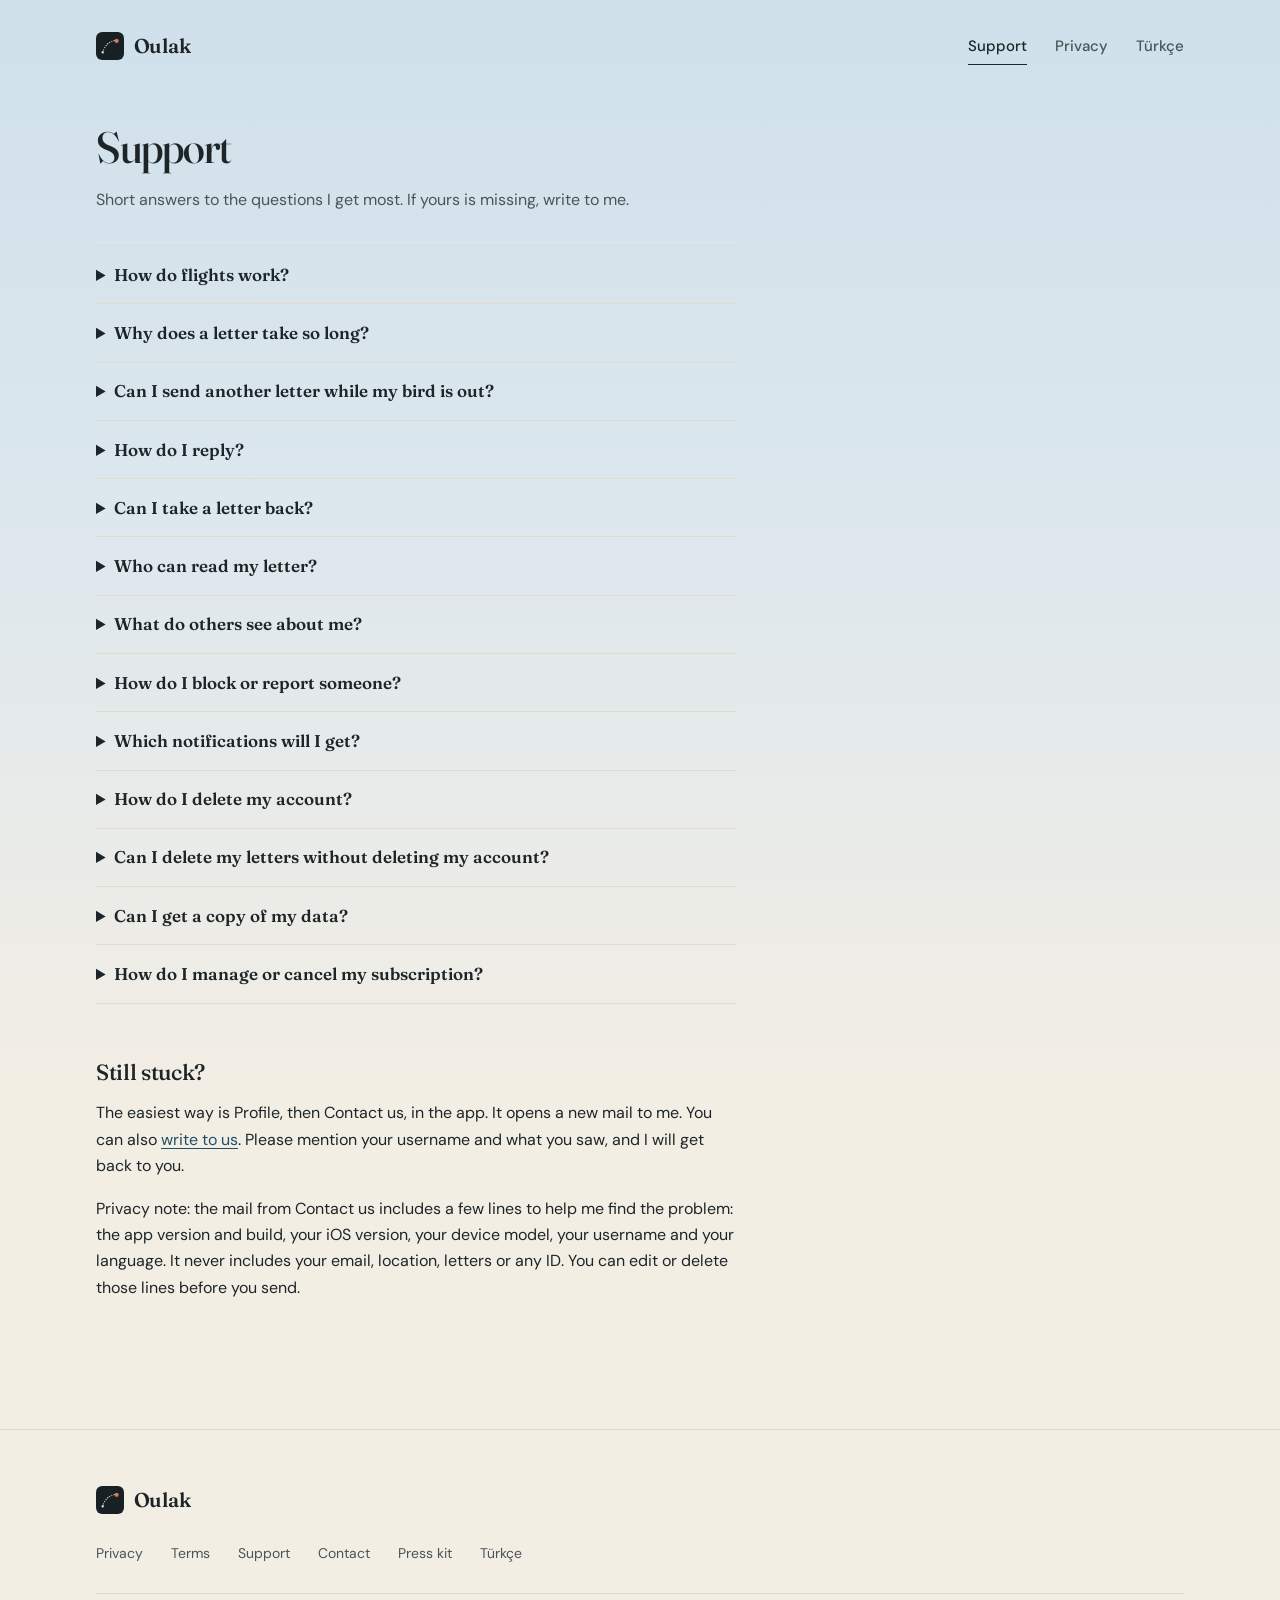
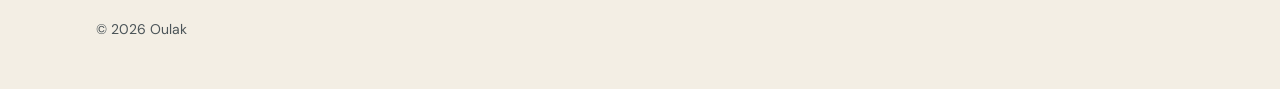
<file: support.html>
<!doctype html>
<html lang="en">
<head>
<meta charset="utf-8">
<meta name="viewport" content="width=device-width, initial-scale=1">
<meta name="color-scheme" content="light">
<meta name="theme-color" content="#CFE0EA">
<title>Support | Oulak</title>
<meta name="description" content="Answers about how Oulak flights work, replies, notifications and deleting your account, and how to reach me.">
<link rel="alternate" hreflang="en" href="support.html">
<link rel="alternate" hreflang="tr" href="tr/support.html">
<link rel="alternate" hreflang="x-default" href="support.html">
<!-- TODO: once the site has a final domain, make og:image, og:url and the hreflang hrefs absolute URLs. -->
<meta property="og:type" content="website">
<meta property="og:site_name" content="Oulak">
<meta property="og:title" content="Support | Oulak">
<meta property="og:description" content="Answers about how Oulak flights work, replies, notifications and deleting your account, and how to reach me.">
<meta property="og:locale" content="en_US">
<meta property="og:locale:alternate" content="tr_TR">
<meta property="og:image" content="img/og.png">
<meta name="twitter:card" content="summary">
<link rel="icon" type="image/png" sizes="32x32" href="favicon-32.png">
<link rel="apple-touch-icon" href="apple-touch-icon.png">
<link rel="stylesheet" href="style.css?v=5">
</head>
<body>
<svg width="0" height="0" style="position:absolute" aria-hidden="true" focusable="false"><defs>
<symbol id="pigeon" viewBox="0 0 80 80" class="bird-art"><polygon class="b-ink" points="6,42 22,34 22,50"/><ellipse class="b-ink" cx="38" cy="42" rx="20" ry="13"/><path class="b-terra" d="M24 41 Q34 18 56 28 Q42 33 40 50 Z"/><circle class="b-ink" cx="58" cy="32" r="8"/><circle class="b-face" cx="61" cy="30" r="1.9"/><polygon class="b-terra" points="65,31 75,34 65,37"/><path d="M34 54v9M43 54v9" stroke="currentColor" stroke-width="2.5" stroke-linecap="round" fill="none"/></symbol>
<symbol id="sparrow" viewBox="0 0 80 80" class="bird-art"><g transform="translate(9 12) scale(.78)"><polygon class="b-ink" points="6,42 22,34 22,50"/><ellipse class="b-ink" cx="38" cy="42" rx="20" ry="13"/><path class="b-acc" d="M24 41 Q34 18 56 28 Q42 33 40 50 Z"/><circle class="b-ink" cx="58" cy="32" r="8"/><circle class="b-face" cx="61" cy="30" r="1.9"/><polygon class="b-terra" points="65,31 72,34 65,36"/><path d="M34 54v9M43 54v9" stroke="currentColor" stroke-width="2.5" stroke-linecap="round" fill="none"/></g></symbol>
<symbol id="owl" viewBox="0 0 80 80" class="bird-art"><polygon class="b-ink" points="22,28 25,8 38,20"/><polygon class="b-ink" points="58,28 55,8 42,20"/><ellipse class="b-ink" cx="40" cy="44" rx="21" ry="25"/><path class="b-terra" d="M30 58 Q40 66 50 58 Q46 70 40 70 Q34 70 30 58Z"/><circle class="b-face" cx="31" cy="37" r="9"/><circle class="b-face" cx="49" cy="37" r="9"/><circle class="b-ink" cx="31" cy="37" r="4"/><circle class="b-ink" cx="49" cy="37" r="4"/><polygon class="b-terra" points="40,41 36.5,49 43.5,49"/></symbol>
</defs></svg>
<header class="site-head"><div class="wrap">
<a class="mark" href="index.html" aria-label="Oulak"><img src="apple-touch-icon.png" alt="" width="28" height="28">Oulak</a>
<nav aria-label="Main">
<a href="support.html" aria-current="page">Support</a>
<a href="privacy.html">Privacy</a>
<a href="tr/support.html" hreflang="tr" lang="tr">Türkçe</a>
</nav>
</div></header>
<main class="doc"><div class="wrap">
<h1>Support</h1>
<p class="meta">Short answers to the questions I get most. If yours is missing, write to me.</p>
<div class="faq">
<details><summary>How do flights work?</summary><p>You choose a bird and write a letter. The server works out the flight from the real distance between your location and your friend's, and the bird flies it in real time. You can follow it on the map. Birds fly about 10 percent slower at night, except the owl and the crow, which are not slowed. The owl also only leaves after dark.</p></details>
<details><summary>Why does a letter take so long?</summary><p>On purpose. Birds fly slower than chat, so a letter is something you wait for. A pigeon flies about 70 km/h, a sparrow about 40 km/h and an owl about 55 km/h. The Premium birds range from 45 km/h (turtle dove) to 160 km/h (eagle). A letter over 350 km takes a pigeon about five hours in daylight.</p></details>
<details><summary>Can I send another letter while my bird is out?</summary><p>Not with the same bird. A bird is busy from the moment it leaves until it is back home. You have eleven birds, one of each kind, so you can use another one. The pigeon, sparrow and owl are free. The eagle, albatross, seagull, stork, crow, vulture, turtle dove and toucan are Premium.</p></details>
<details><summary>How do I reply?</summary><p>When a bird lands with a letter for you, it waits for your reply: 10 minutes for a pigeon, 5 for a sparrow and 25 for an owl. The Premium birds wait from 15 minutes (crow) up to 4 hours (vulture). Open the letter and tap Reply with your bird's name. The same bird carries your reply home to the sender straight away. Once the bird has left, you can still write back, as a new letter with a bird of your choice.</p></details>
<details><summary>Can I take a letter back?</summary><p>Yes, with Premium. While your bird is still waiting or in the air, open its journey and tap Call back. The bird turns around and the other person never receives the letter. Once a bird has landed, the letter cannot be taken back. Premium includes 3 call-backs in any 24 hours; a call-back and deleting a reply of yours (before it arrives) share those 3. Once you have used the 3, you can call back again when the earliest of them is more than 24 hours old.</p></details>
<details><summary>Who can read my letter?</summary><p>You can read it any time. The recipient can open it only after the bird has landed.</p></details>
<details><summary>What do others see about me?</summary><p>Your username, your city and area, and how far away you are in whole kilometres. Your exact point is never shown.</p></details>
<details><summary>How do I block or report someone?</summary><p>Open a letter you received and use its menu: Block, or Report this letter. Blocking is silent. You keep your old letters, nothing new from them reaches you, and you cannot write to them until you unblock. They are not told. Reports are read by me, and the report flow lets you block the person at the same time.</p></details>
<details><summary>Which notifications will I get?</summary><p>When a bird sets off to you, when it arrives with a letter for you, when your bird lands, and when it is home. Notifications never contain the text of a letter. You can turn them off in iOS Settings.</p></details>
<details><summary>How do I delete my account?</summary><p>In the app, open Profile, then Privacy, then Delete account, and confirm. Your account, your letters (sent and received) and the Apple link are removed. It cannot be undone. See the <a href="privacy.html">privacy policy</a> for details.</p></details>
<details><summary>Can I delete my letters without deleting my account?</summary><p>Yes. In the app, open Profile, then Privacy, then Delete all letters. Or open a single letter and choose Delete this letter. That removes the letters from your account only. The people you wrote to keep their own copies. The text of a letter is removed from our servers once both of you have deleted it. Letters still on their way stay until you delete again.</p></details>
<details><summary>Can I get a copy of my data?</summary><p>Yes. In the app, open Profile, then Export my data, and tap Prepare my file. The file is generated when you ask and is not stored on our servers. It contains your letters as plain text, so keep it somewhere safe.</p></details>
<details><summary>How do I manage or cancel my subscription?</summary><p>In your Apple ID settings, under Subscriptions. Deleting your Oulak account does not cancel it.</p></details>
</div>
<h2>Still stuck?</h2>
<p>The easiest way is Profile, then Contact us, in the app. It opens a new mail to me. You can also <a href="mailto:baturhancihan@gmail.com">write to us</a>. Please mention your username and what you saw, and I will get back to you.</p>
<p>Privacy note: the mail from Contact us includes a few lines to help me find the problem: the app version and build, your iOS version, your device model, your username and your language. It never includes your email, location, letters or any ID. You can edit or delete those lines before you send.</p>
</div></main>
<footer class="site-foot"><div class="wrap">
<a class="mark" href="index.html" aria-label="Oulak"><img src="apple-touch-icon.png" alt="" width="28" height="28">Oulak</a>
<nav aria-label="Footer">
<a href="privacy.html">Privacy</a>
<a href="terms.html">Terms</a>
<a href="support.html">Support</a>
<a href="contact.html">Contact</a>
<a href="press.html">Press kit</a>
<a href="tr/support.html" hreflang="tr" lang="tr">Türkçe</a>
</nav>
<p class="made">© 2026 Oulak</p>
</div></footer>
</body>
</html>
</file>
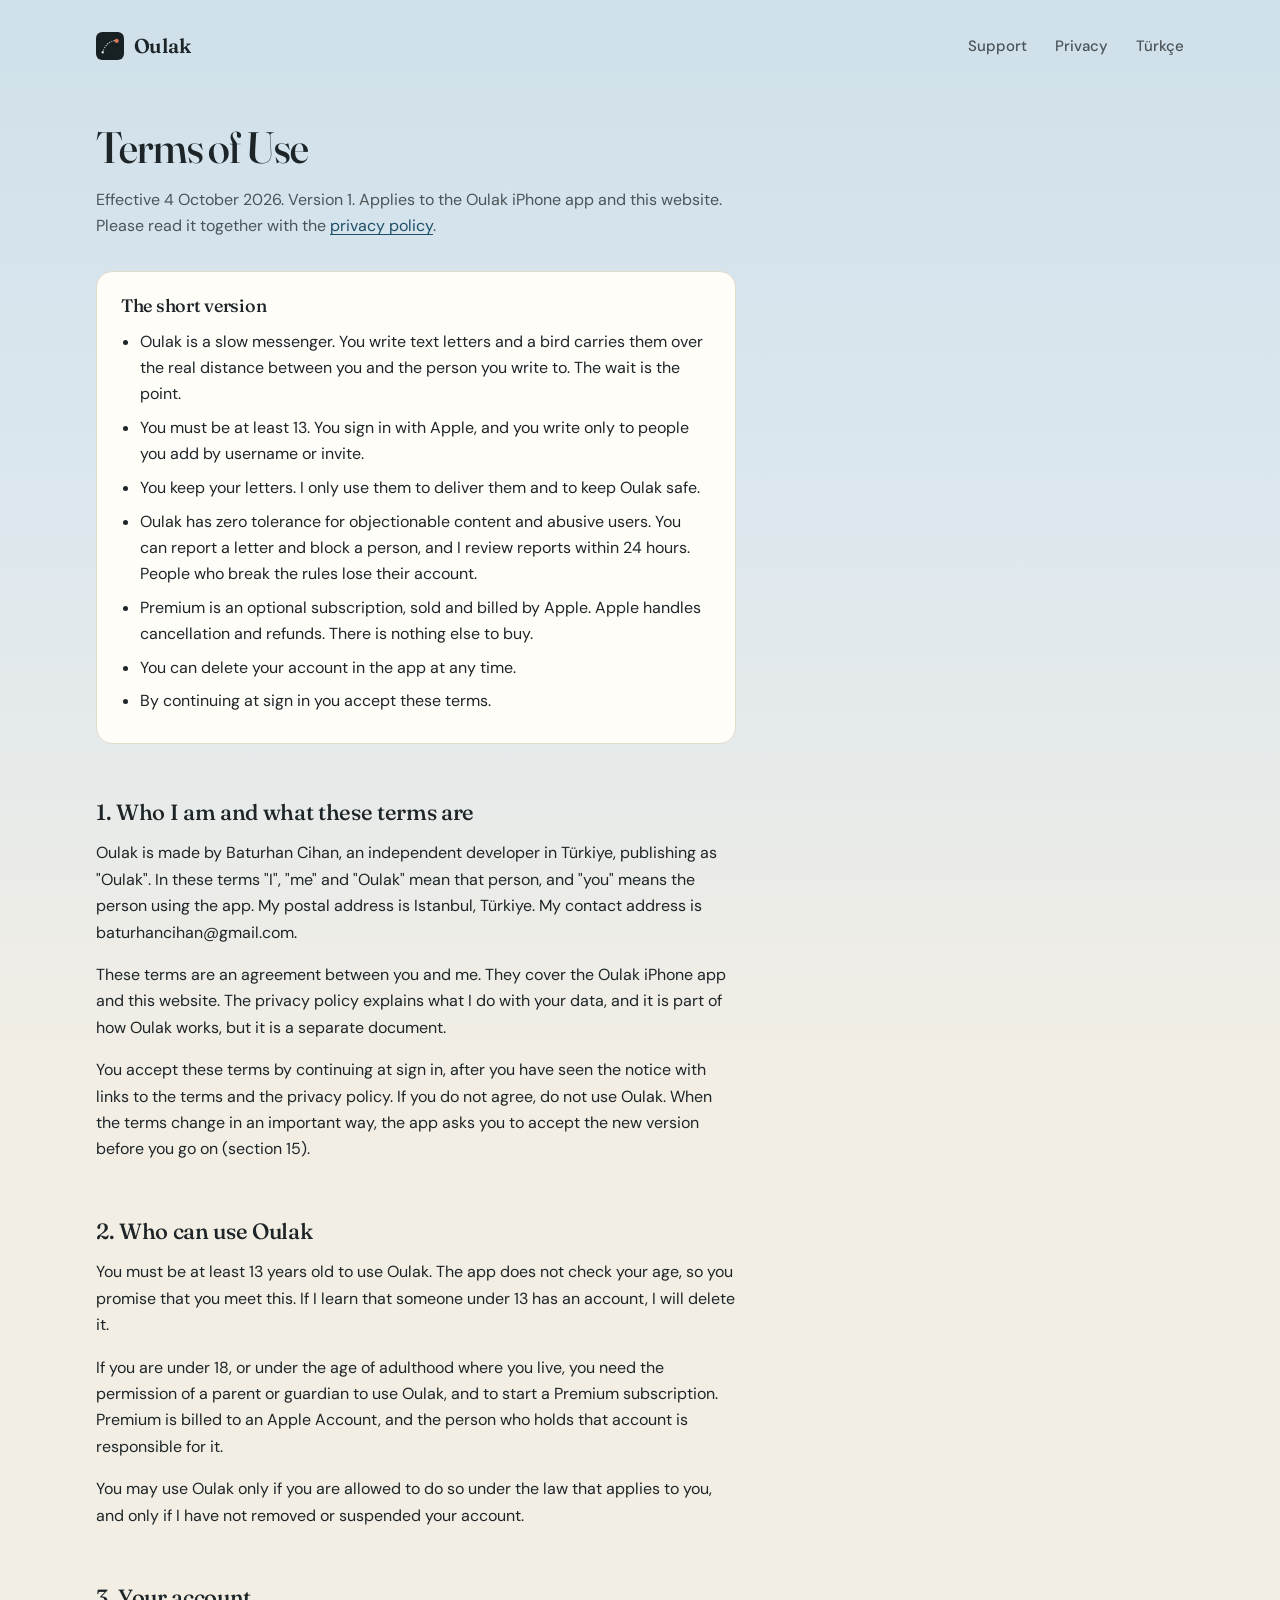
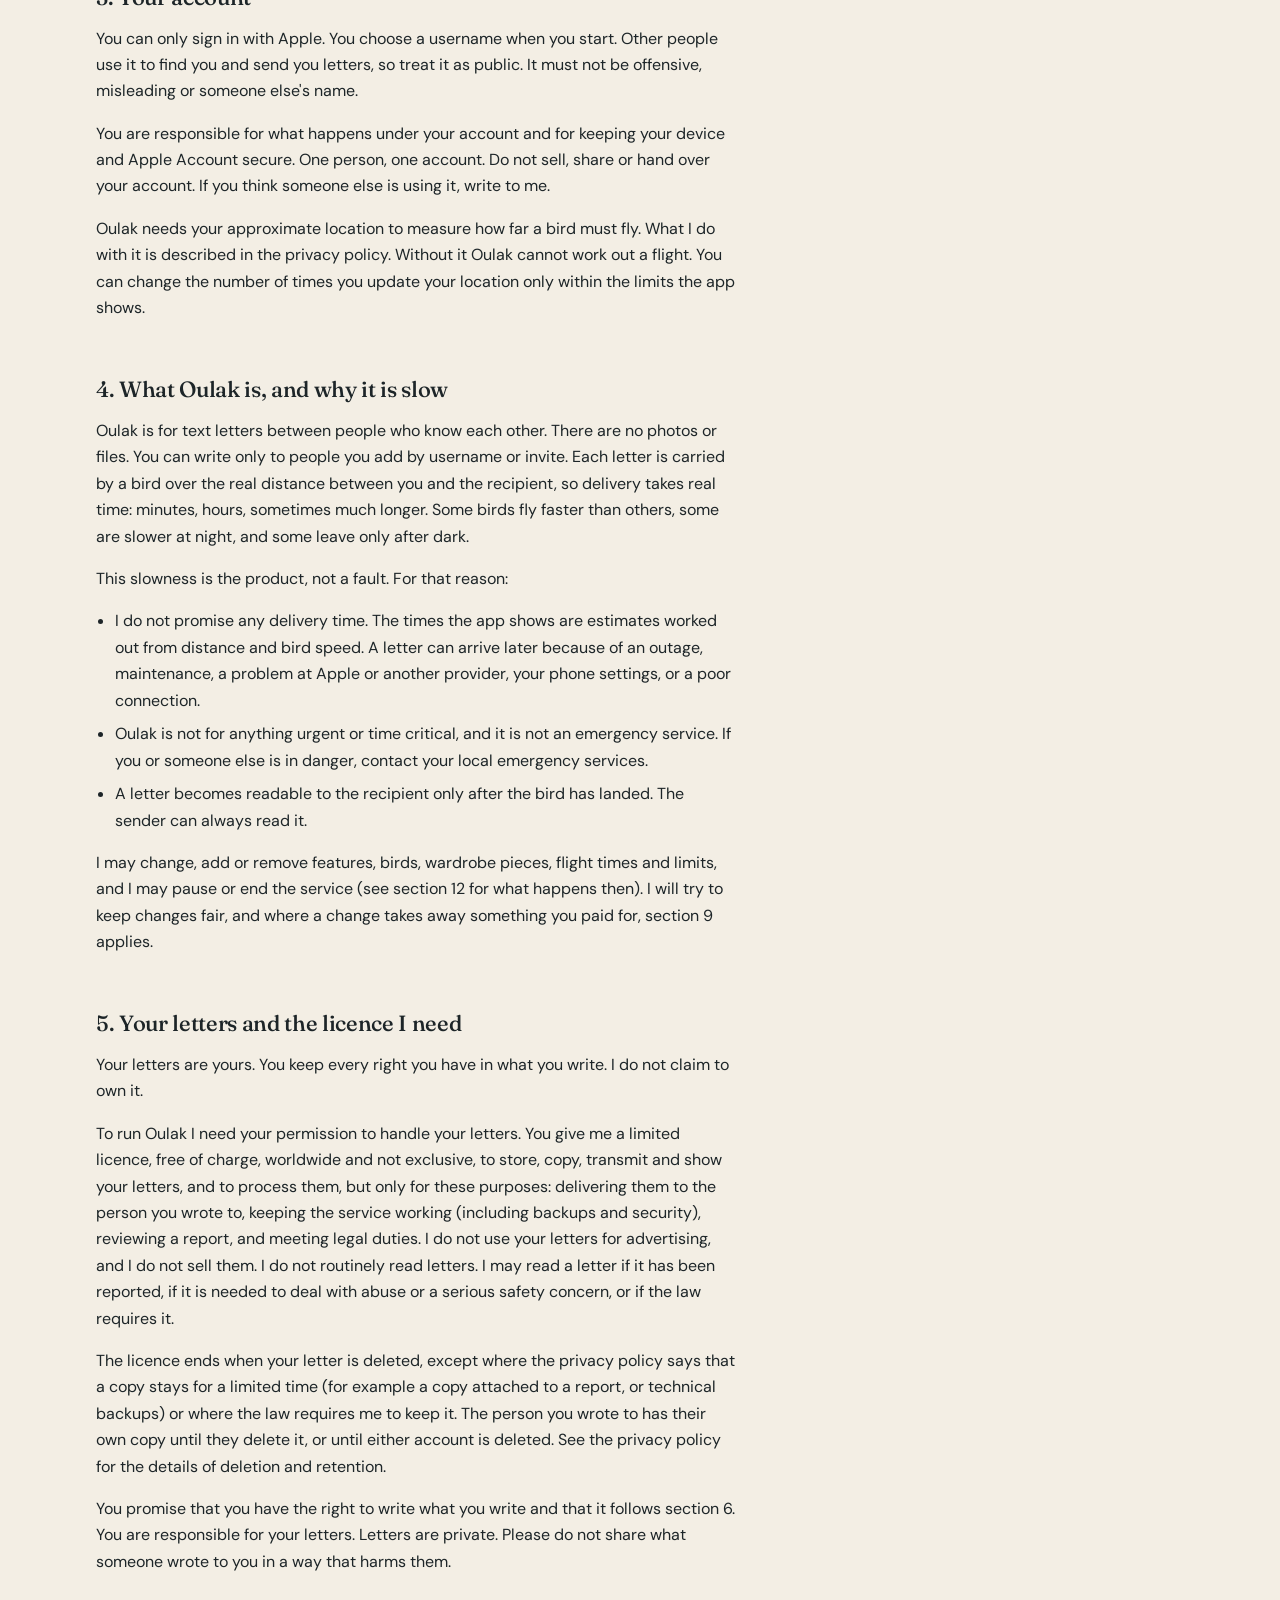
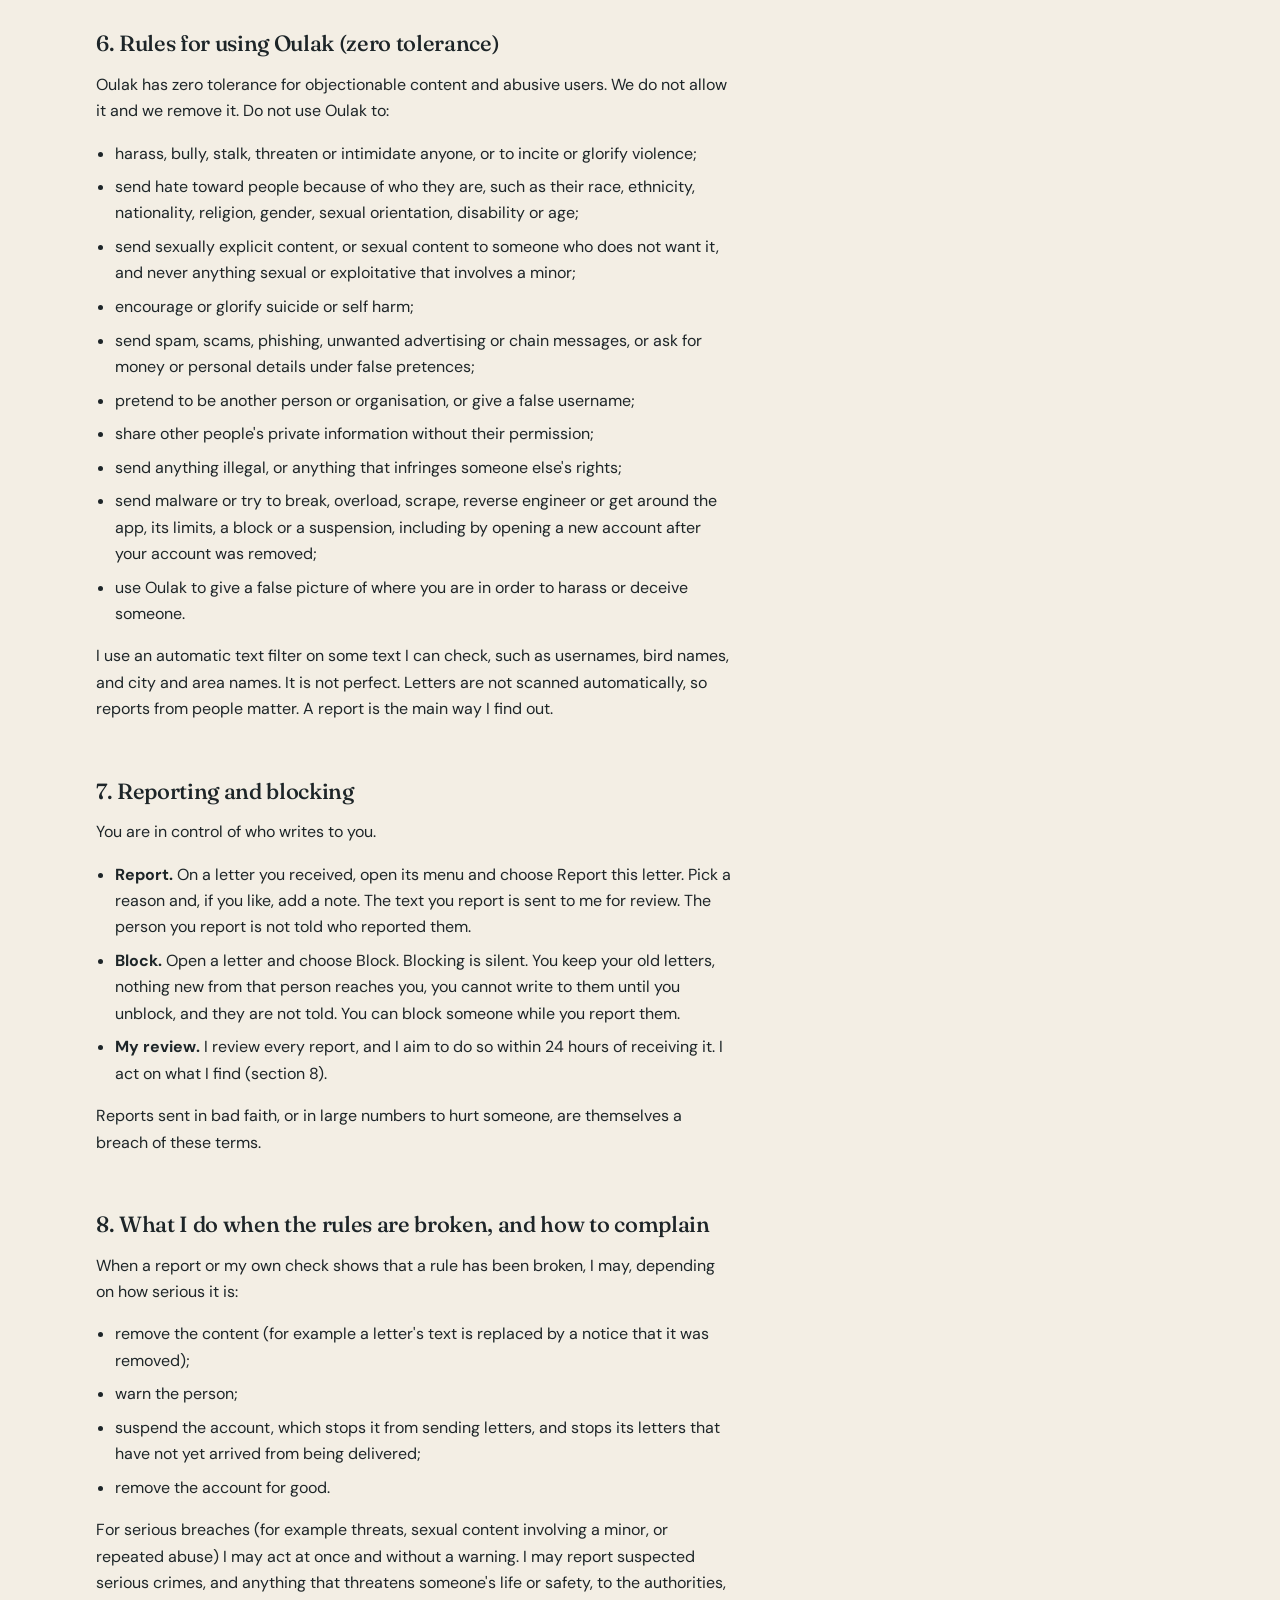
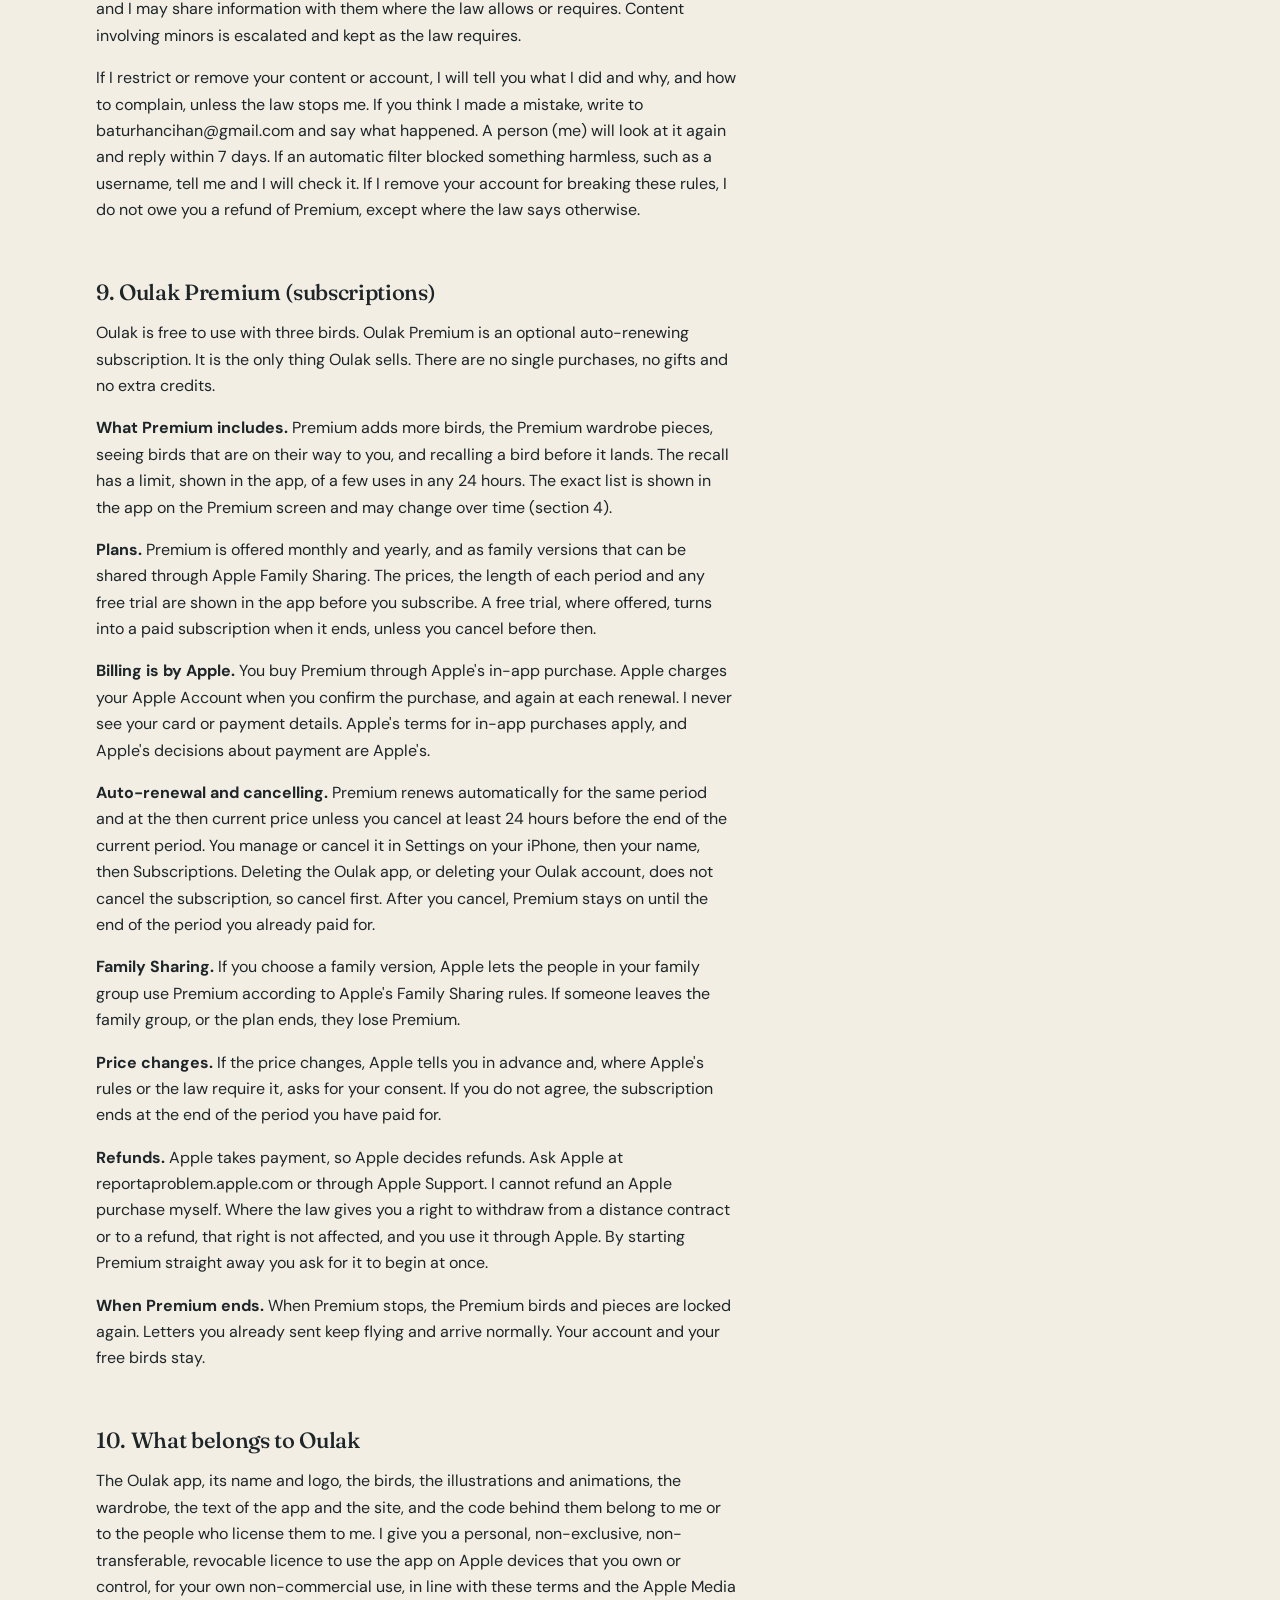
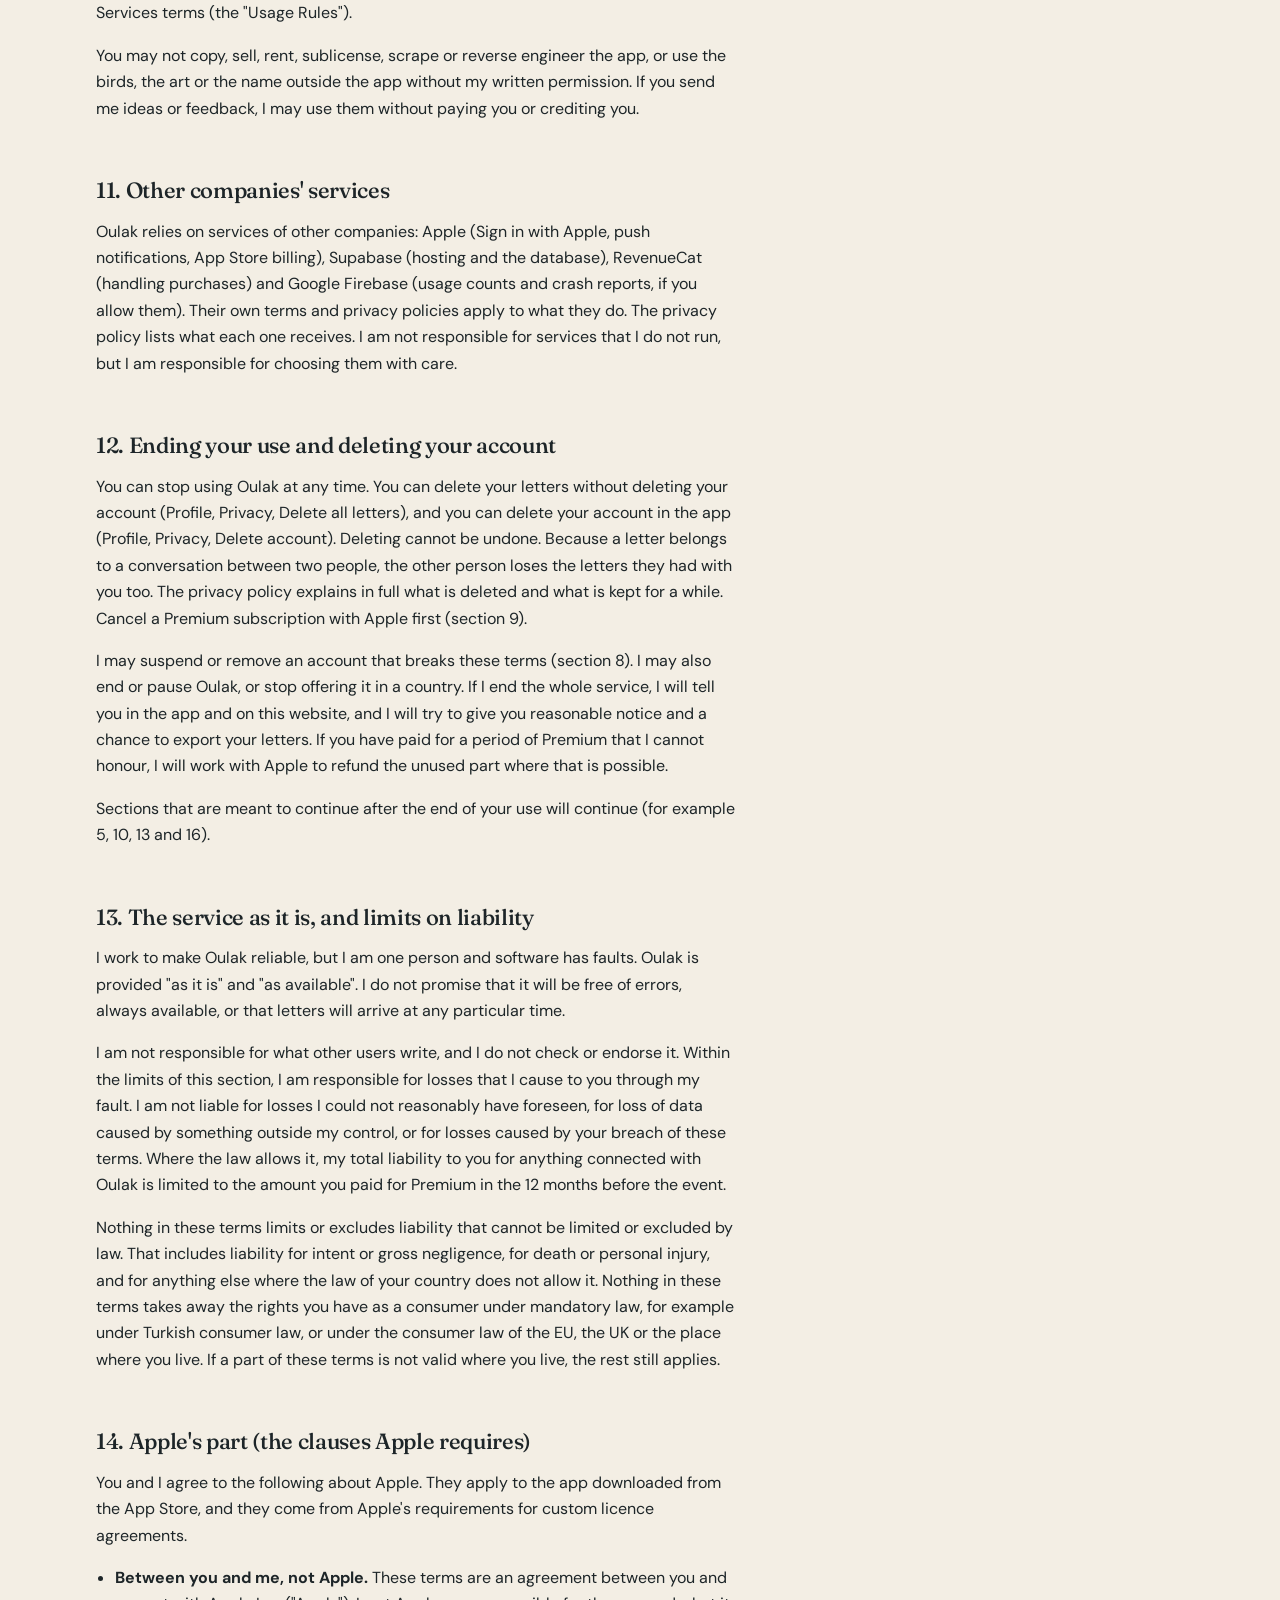
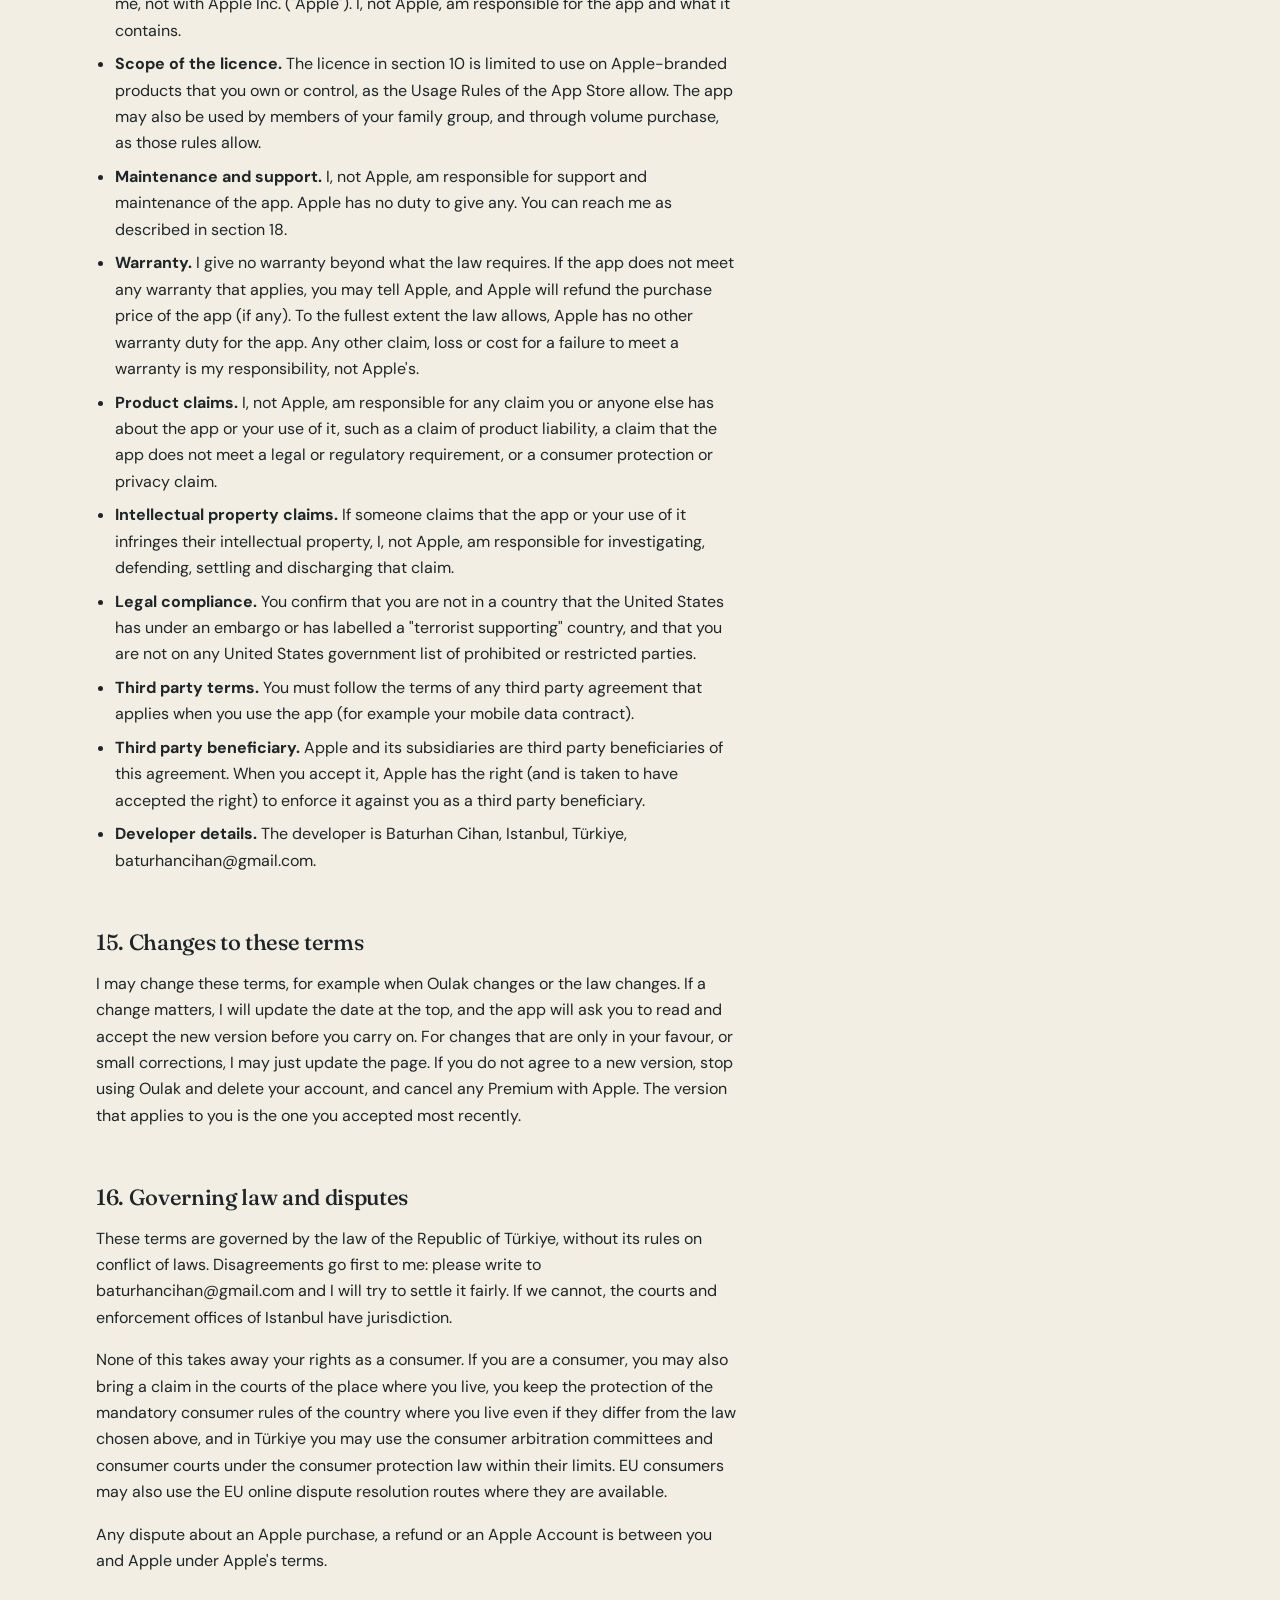
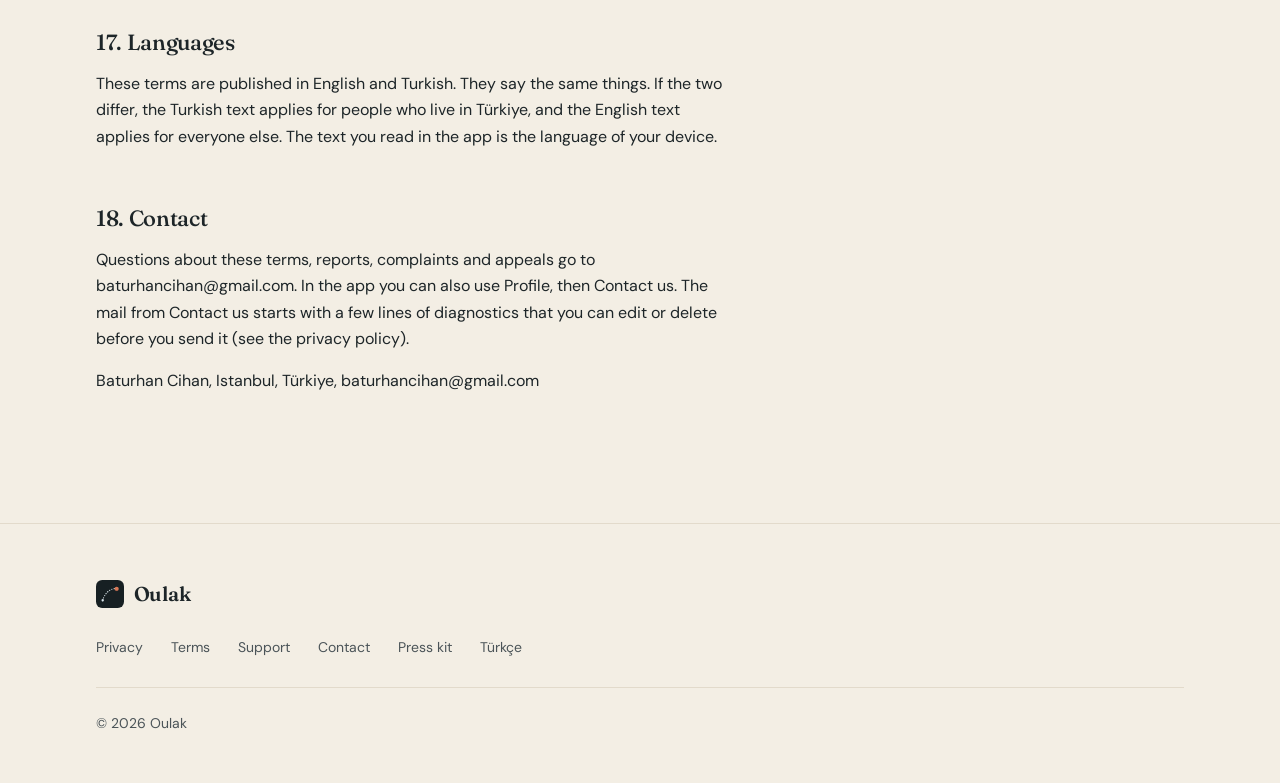
<file: terms.html>
<!doctype html>
<html lang="en">
<head>
<meta charset="utf-8">
<meta name="viewport" content="width=device-width, initial-scale=1">
<meta name="color-scheme" content="light">
<meta name="theme-color" content="#CFE0EA">
<title>Terms of Use | Oulak</title>
<meta name="description" content="The terms of use for the Oulak app: who can use it, the rules, reporting and blocking, Premium subscriptions, and how to end your use.">
<link rel="alternate" hreflang="en" href="terms.html">
<link rel="alternate" hreflang="tr" href="tr/terms.html">
<link rel="alternate" hreflang="x-default" href="terms.html">
<!-- TODO: once the site has a final domain, make og:image, og:url and the hreflang hrefs absolute URLs. -->
<meta property="og:type" content="website">
<meta property="og:site_name" content="Oulak">
<meta property="og:title" content="Terms of Use | Oulak">
<meta property="og:description" content="The terms of use for the Oulak app: who can use it, the rules, reporting and blocking, Premium subscriptions, and how to end your use.">
<meta property="og:locale" content="en_US">
<meta property="og:locale:alternate" content="tr_TR">
<meta property="og:image" content="img/og.png">
<meta name="twitter:card" content="summary">
<link rel="icon" type="image/png" sizes="32x32" href="favicon-32.png">
<link rel="apple-touch-icon" href="apple-touch-icon.png">
<link rel="stylesheet" href="style.css?v=5">
</head>
<body>
<header class="site-head"><div class="wrap">
<a class="mark" href="index.html" aria-label="Oulak"><img src="apple-touch-icon.png" alt="" width="28" height="28">Oulak</a>
<nav aria-label="Main">
<a href="support.html">Support</a>
<a href="privacy.html">Privacy</a>
<a href="tr/terms.html" hreflang="tr" lang="tr">Türkçe</a>
</nav>
</div></header>
<main class="doc"><div class="wrap">
<h1>Terms of Use</h1>
<p class="meta">Effective <time datetime="2026-10-04">4 October 2026</time>. Version 1. Applies to the Oulak iPhone app and this website. Please read it together with the <a href="privacy.html">privacy policy</a>.</p>
<div class="short"><h2>The short version</h2>
<ul>
<li>Oulak is a slow messenger. You write text letters and a bird carries them over the real distance between you and the person you write to. The wait is the point.</li>
<li>You must be at least 13. You sign in with Apple, and you write only to people you add by username or invite.</li>
<li>You keep your letters. I only use them to deliver them and to keep Oulak safe.</li>
<li>Oulak has zero tolerance for objectionable content and abusive users. You can report a letter and block a person, and I review reports within 24 hours. People who break the rules lose their account.</li>
<li>Premium is an optional subscription, sold and billed by Apple. Apple handles cancellation and refunds. There is nothing else to buy.</li>
<li>You can delete your account in the app at any time.</li>
<li>By continuing at sign in you accept these terms.</li>
</ul>
</div>
<h2>1. Who I am and what these terms are</h2>
<p>Oulak is made by Baturhan Cihan, an independent developer in Türkiye, publishing as "Oulak". In these terms "I", "me" and "Oulak" mean that person, and "you" means the person using the app. My postal address is Istanbul, Türkiye. My contact address is baturhancihan@gmail.com.</p>
<p>These terms are an agreement between you and me. They cover the Oulak iPhone app and this website. The privacy policy explains what I do with your data, and it is part of how Oulak works, but it is a separate document.</p>
<p>You accept these terms by continuing at sign in, after you have seen the notice with links to the terms and the privacy policy. If you do not agree, do not use Oulak. When the terms change in an important way, the app asks you to accept the new version before you go on (section 15).</p>
<h2>2. Who can use Oulak</h2>
<p>You must be at least 13 years old to use Oulak. The app does not check your age, so you promise that you meet this. If I learn that someone under 13 has an account, I will delete it.</p>
<p>If you are under 18, or under the age of adulthood where you live, you need the permission of a parent or guardian to use Oulak, and to start a Premium subscription. Premium is billed to an Apple Account, and the person who holds that account is responsible for it.</p>
<p>You may use Oulak only if you are allowed to do so under the law that applies to you, and only if I have not removed or suspended your account.</p>
<h2>3. Your account</h2>
<p>You can only sign in with Apple. You choose a username when you start. Other people use it to find you and send you letters, so treat it as public. It must not be offensive, misleading or someone else's name.</p>
<p>You are responsible for what happens under your account and for keeping your device and Apple Account secure. One person, one account. Do not sell, share or hand over your account. If you think someone else is using it, write to me.</p>
<p>Oulak needs your approximate location to measure how far a bird must fly. What I do with it is described in the privacy policy. Without it Oulak cannot work out a flight. You can change the number of times you update your location only within the limits the app shows.</p>
<h2>4. What Oulak is, and why it is slow</h2>
<p>Oulak is for text letters between people who know each other. There are no photos or files. You can write only to people you add by username or invite. Each letter is carried by a bird over the real distance between you and the recipient, so delivery takes real time: minutes, hours, sometimes much longer. Some birds fly faster than others, some are slower at night, and some leave only after dark.</p>
<p>This slowness is the product, not a fault. For that reason:</p>
<ul>
<li>I do not promise any delivery time. The times the app shows are estimates worked out from distance and bird speed. A letter can arrive later because of an outage, maintenance, a problem at Apple or another provider, your phone settings, or a poor connection.</li>
<li>Oulak is not for anything urgent or time critical, and it is not an emergency service. If you or someone else is in danger, contact your local emergency services.</li>
<li>A letter becomes readable to the recipient only after the bird has landed. The sender can always read it.</li>
</ul>
<p>I may change, add or remove features, birds, wardrobe pieces, flight times and limits, and I may pause or end the service (see section 12 for what happens then). I will try to keep changes fair, and where a change takes away something you paid for, section 9 applies.</p>
<h2>5. Your letters and the licence I need</h2>
<p>Your letters are yours. You keep every right you have in what you write. I do not claim to own it.</p>
<p>To run Oulak I need your permission to handle your letters. You give me a limited licence, free of charge, worldwide and not exclusive, to store, copy, transmit and show your letters, and to process them, but only for these purposes: delivering them to the person you wrote to, keeping the service working (including backups and security), reviewing a report, and meeting legal duties. I do not use your letters for advertising, and I do not sell them. I do not routinely read letters. I may read a letter if it has been reported, if it is needed to deal with abuse or a serious safety concern, or if the law requires it.</p>
<p>The licence ends when your letter is deleted, except where the privacy policy says that a copy stays for a limited time (for example a copy attached to a report, or technical backups) or where the law requires me to keep it. The person you wrote to has their own copy until they delete it, or until either account is deleted. See the privacy policy for the details of deletion and retention.</p>
<p>You promise that you have the right to write what you write and that it follows section 6. You are responsible for your letters. Letters are private. Please do not share what someone wrote to you in a way that harms them.</p>
<h2>6. Rules for using Oulak (zero tolerance)</h2>
<p>Oulak has zero tolerance for objectionable content and abusive users. We do not allow it and we remove it. Do not use Oulak to:</p>
<ul>
<li>harass, bully, stalk, threaten or intimidate anyone, or to incite or glorify violence;</li>
<li>send hate toward people because of who they are, such as their race, ethnicity, nationality, religion, gender, sexual orientation, disability or age;</li>
<li>send sexually explicit content, or sexual content to someone who does not want it, and never anything sexual or exploitative that involves a minor;</li>
<li>encourage or glorify suicide or self harm;</li>
<li>send spam, scams, phishing, unwanted advertising or chain messages, or ask for money or personal details under false pretences;</li>
<li>pretend to be another person or organisation, or give a false username;</li>
<li>share other people's private information without their permission;</li>
<li>send anything illegal, or anything that infringes someone else's rights;</li>
<li>send malware or try to break, overload, scrape, reverse engineer or get around the app, its limits, a block or a suspension, including by opening a new account after your account was removed;</li>
<li>use Oulak to give a false picture of where you are in order to harass or deceive someone.</li>
</ul>
<p>I use an automatic text filter on some text I can check, such as usernames, bird names, and city and area names. It is not perfect. Letters are not scanned automatically, so reports from people matter. A report is the main way I find out.</p>
<h2>7. Reporting and blocking</h2>
<p>You are in control of who writes to you.</p>
<ul>
<li><strong>Report.</strong> On a letter you received, open its menu and choose Report this letter. Pick a reason and, if you like, add a note. The text you report is sent to me for review. The person you report is not told who reported them.</li>
<li><strong>Block.</strong> Open a letter and choose Block. Blocking is silent. You keep your old letters, nothing new from that person reaches you, you cannot write to them until you unblock, and they are not told. You can block someone while you report them.</li>
<li><strong>My review.</strong> I review every report, and I aim to do so within 24 hours of receiving it. I act on what I find (section 8).</li>
</ul>
<p>Reports sent in bad faith, or in large numbers to hurt someone, are themselves a breach of these terms.</p>
<h2>8. What I do when the rules are broken, and how to complain</h2>
<p>When a report or my own check shows that a rule has been broken, I may, depending on how serious it is:</p>
<ul>
<li>remove the content (for example a letter's text is replaced by a notice that it was removed);</li>
<li>warn the person;</li>
<li>suspend the account, which stops it from sending letters, and stops its letters that have not yet arrived from being delivered;</li>
<li>remove the account for good.</li>
</ul>
<p>For serious breaches (for example threats, sexual content involving a minor, or repeated abuse) I may act at once and without a warning. I may report suspected serious crimes, and anything that threatens someone's life or safety, to the authorities, and I may share information with them where the law allows or requires. Content involving minors is escalated and kept as the law requires.</p>
<p>If I restrict or remove your content or account, I will tell you what I did and why, and how to complain, unless the law stops me. If you think I made a mistake, write to baturhancihan@gmail.com and say what happened. A person (me) will look at it again and reply within 7 days. If an automatic filter blocked something harmless, such as a username, tell me and I will check it. If I remove your account for breaking these rules, I do not owe you a refund of Premium, except where the law says otherwise.</p>
<h2>9. Oulak Premium (subscriptions)</h2>
<p>Oulak is free to use with three birds. Oulak Premium is an optional auto-renewing subscription. It is the only thing Oulak sells. There are no single purchases, no gifts and no extra credits.</p>
<p><strong>What Premium includes.</strong> Premium adds more birds, the Premium wardrobe pieces, seeing birds that are on their way to you, and recalling a bird before it lands. The recall has a limit, shown in the app, of a few uses in any 24 hours. The exact list is shown in the app on the Premium screen and may change over time (section 4).</p>
<p><strong>Plans.</strong> Premium is offered monthly and yearly, and as family versions that can be shared through Apple Family Sharing. The prices, the length of each period and any free trial are shown in the app before you subscribe. A free trial, where offered, turns into a paid subscription when it ends, unless you cancel before then.</p>
<p><strong>Billing is by Apple.</strong> You buy Premium through Apple's in-app purchase. Apple charges your Apple Account when you confirm the purchase, and again at each renewal. I never see your card or payment details. Apple's terms for in-app purchases apply, and Apple's decisions about payment are Apple's.</p>
<p><strong>Auto-renewal and cancelling.</strong> Premium renews automatically for the same period and at the then current price unless you cancel at least 24 hours before the end of the current period. You manage or cancel it in Settings on your iPhone, then your name, then Subscriptions. Deleting the Oulak app, or deleting your Oulak account, does not cancel the subscription, so cancel first. After you cancel, Premium stays on until the end of the period you already paid for.</p>
<p><strong>Family Sharing.</strong> If you choose a family version, Apple lets the people in your family group use Premium according to Apple's Family Sharing rules. If someone leaves the family group, or the plan ends, they lose Premium.</p>
<p><strong>Price changes.</strong> If the price changes, Apple tells you in advance and, where Apple's rules or the law require it, asks for your consent. If you do not agree, the subscription ends at the end of the period you have paid for.</p>
<p><strong>Refunds.</strong> Apple takes payment, so Apple decides refunds. Ask Apple at reportaproblem.apple.com or through Apple Support. I cannot refund an Apple purchase myself. Where the law gives you a right to withdraw from a distance contract or to a refund, that right is not affected, and you use it through Apple. By starting Premium straight away you ask for it to begin at once.</p>
<p><strong>When Premium ends.</strong> When Premium stops, the Premium birds and pieces are locked again. Letters you already sent keep flying and arrive normally. Your account and your free birds stay.</p>
<h2>10. What belongs to Oulak</h2>
<p>The Oulak app, its name and logo, the birds, the illustrations and animations, the wardrobe, the text of the app and the site, and the code behind them belong to me or to the people who license them to me. I give you a personal, non-exclusive, non-transferable, revocable licence to use the app on Apple devices that you own or control, for your own non-commercial use, in line with these terms and the Apple Media Services terms (the "Usage Rules").</p>
<p>You may not copy, sell, rent, sublicense, scrape or reverse engineer the app, or use the birds, the art or the name outside the app without my written permission. If you send me ideas or feedback, I may use them without paying you or crediting you.</p>
<h2>11. Other companies' services</h2>
<p>Oulak relies on services of other companies: Apple (Sign in with Apple, push notifications, App Store billing), Supabase (hosting and the database), RevenueCat (handling purchases) and Google Firebase (usage counts and crash reports, if you allow them). Their own terms and privacy policies apply to what they do. The privacy policy lists what each one receives. I am not responsible for services that I do not run, but I am responsible for choosing them with care.</p>
<h2>12. Ending your use and deleting your account</h2>
<p>You can stop using Oulak at any time. You can delete your letters without deleting your account (Profile, Privacy, Delete all letters), and you can delete your account in the app (Profile, Privacy, Delete account). Deleting cannot be undone. Because a letter belongs to a conversation between two people, the other person loses the letters they had with you too. The privacy policy explains in full what is deleted and what is kept for a while. Cancel a Premium subscription with Apple first (section 9).</p>
<p>I may suspend or remove an account that breaks these terms (section 8). I may also end or pause Oulak, or stop offering it in a country. If I end the whole service, I will tell you in the app and on this website, and I will try to give you reasonable notice and a chance to export your letters. If you have paid for a period of Premium that I cannot honour, I will work with Apple to refund the unused part where that is possible.</p>
<p>Sections that are meant to continue after the end of your use will continue (for example 5, 10, 13 and 16).</p>
<h2>13. The service as it is, and limits on liability</h2>
<p>I work to make Oulak reliable, but I am one person and software has faults. Oulak is provided "as it is" and "as available". I do not promise that it will be free of errors, always available, or that letters will arrive at any particular time.</p>
<p>I am not responsible for what other users write, and I do not check or endorse it. Within the limits of this section, I am responsible for losses that I cause to you through my fault. I am not liable for losses I could not reasonably have foreseen, for loss of data caused by something outside my control, or for losses caused by your breach of these terms. Where the law allows it, my total liability to you for anything connected with Oulak is limited to the amount you paid for Premium in the 12 months before the event.</p>
<p>Nothing in these terms limits or excludes liability that cannot be limited or excluded by law. That includes liability for intent or gross negligence, for death or personal injury, and for anything else where the law of your country does not allow it. Nothing in these terms takes away the rights you have as a consumer under mandatory law, for example under Turkish consumer law, or under the consumer law of the EU, the UK or the place where you live. If a part of these terms is not valid where you live, the rest still applies.</p>
<h2>14. Apple's part (the clauses Apple requires)</h2>
<p>You and I agree to the following about Apple. They apply to the app downloaded from the App Store, and they come from Apple's requirements for custom licence agreements.</p>
<ul>
<li><strong>Between you and me, not Apple.</strong> These terms are an agreement between you and me, not with Apple Inc. ("Apple"). I, not Apple, am responsible for the app and what it contains.</li>
<li><strong>Scope of the licence.</strong> The licence in section 10 is limited to use on Apple-branded products that you own or control, as the Usage Rules of the App Store allow. The app may also be used by members of your family group, and through volume purchase, as those rules allow.</li>
<li><strong>Maintenance and support.</strong> I, not Apple, am responsible for support and maintenance of the app. Apple has no duty to give any. You can reach me as described in section 18.</li>
<li><strong>Warranty.</strong> I give no warranty beyond what the law requires. If the app does not meet any warranty that applies, you may tell Apple, and Apple will refund the purchase price of the app (if any). To the fullest extent the law allows, Apple has no other warranty duty for the app. Any other claim, loss or cost for a failure to meet a warranty is my responsibility, not Apple's.</li>
<li><strong>Product claims.</strong> I, not Apple, am responsible for any claim you or anyone else has about the app or your use of it, such as a claim of product liability, a claim that the app does not meet a legal or regulatory requirement, or a consumer protection or privacy claim.</li>
<li><strong>Intellectual property claims.</strong> If someone claims that the app or your use of it infringes their intellectual property, I, not Apple, am responsible for investigating, defending, settling and discharging that claim.</li>
<li><strong>Legal compliance.</strong> You confirm that you are not in a country that the United States has under an embargo or has labelled a "terrorist supporting" country, and that you are not on any United States government list of prohibited or restricted parties.</li>
<li><strong>Third party terms.</strong> You must follow the terms of any third party agreement that applies when you use the app (for example your mobile data contract).</li>
<li><strong>Third party beneficiary.</strong> Apple and its subsidiaries are third party beneficiaries of this agreement. When you accept it, Apple has the right (and is taken to have accepted the right) to enforce it against you as a third party beneficiary.</li>
<li><strong>Developer details.</strong> The developer is Baturhan Cihan, Istanbul, Türkiye, baturhancihan@gmail.com.</li>
</ul>
<h2>15. Changes to these terms</h2>
<p>I may change these terms, for example when Oulak changes or the law changes. If a change matters, I will update the date at the top, and the app will ask you to read and accept the new version before you carry on. For changes that are only in your favour, or small corrections, I may just update the page. If you do not agree to a new version, stop using Oulak and delete your account, and cancel any Premium with Apple. The version that applies to you is the one you accepted most recently.</p>
<h2>16. Governing law and disputes</h2>
<p>These terms are governed by the law of the Republic of Türkiye, without its rules on conflict of laws. Disagreements go first to me: please write to baturhancihan@gmail.com and I will try to settle it fairly. If we cannot, the courts and enforcement offices of Istanbul have jurisdiction.</p>
<p>None of this takes away your rights as a consumer. If you are a consumer, you may also bring a claim in the courts of the place where you live, you keep the protection of the mandatory consumer rules of the country where you live even if they differ from the law chosen above, and in Türkiye you may use the consumer arbitration committees and consumer courts under the consumer protection law within their limits. EU consumers may also use the EU online dispute resolution routes where they are available.</p>
<p>Any dispute about an Apple purchase, a refund or an Apple Account is between you and Apple under Apple's terms.</p>
<h2>17. Languages</h2>
<p>These terms are published in English and Turkish. They say the same things. If the two differ, the Turkish text applies for people who live in Türkiye, and the English text applies for everyone else. The text you read in the app is the language of your device.</p>
<h2>18. Contact</h2>
<p>Questions about these terms, reports, complaints and appeals go to baturhancihan@gmail.com. In the app you can also use Profile, then Contact us. The mail from Contact us starts with a few lines of diagnostics that you can edit or delete before you send it (see the privacy policy).</p>
<p>Baturhan Cihan, Istanbul, Türkiye, baturhancihan@gmail.com</p>
</div></main>
<footer class="site-foot"><div class="wrap">
<a class="mark" href="index.html" aria-label="Oulak"><img src="apple-touch-icon.png" alt="" width="28" height="28">Oulak</a>
<nav aria-label="Footer">
<a href="privacy.html">Privacy</a>
<a href="terms.html">Terms</a>
<a href="support.html">Support</a>
<a href="contact.html">Contact</a>
<a href="press.html">Press kit</a>
<a href="tr/terms.html" hreflang="tr" lang="tr">Türkçe</a>
</nav>
<p class="made">© 2026 Oulak</p>
</div></footer>
</body>
</html>
</file>
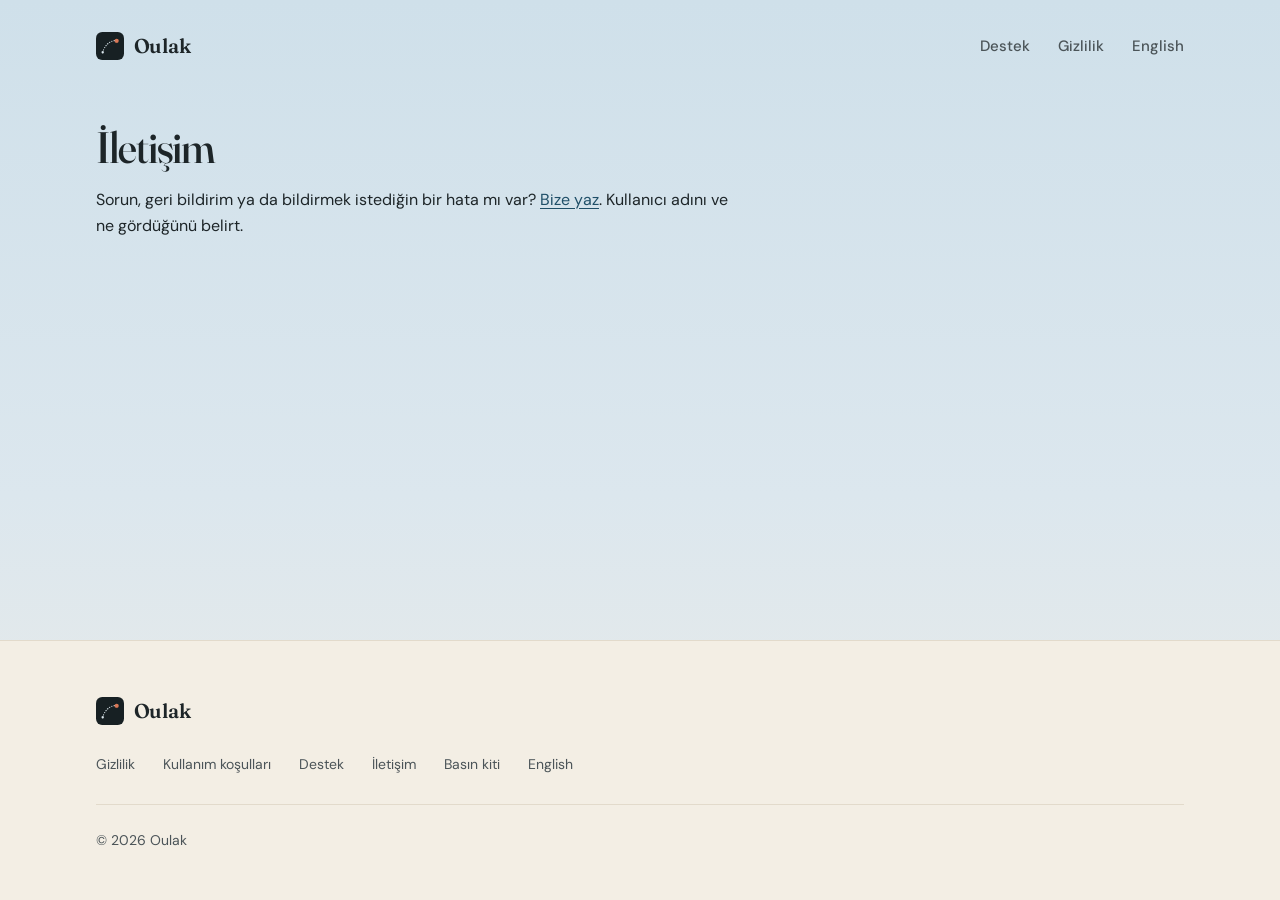
<file: tr/contact.html>
<!doctype html>
<html lang="tr">
<head>
<meta charset="utf-8">
<meta name="viewport" content="width=device-width, initial-scale=1">
<meta name="color-scheme" content="light">
<meta name="theme-color" content="#CFE0EA">
<title>İletişim | Oulak</title>
<meta name="description" content="Oulak'ın arkasındaki kişiye nasıl ulaşılır.">
<link rel="alternate" hreflang="en" href="../contact.html">
<link rel="alternate" hreflang="tr" href="contact.html">
<link rel="alternate" hreflang="x-default" href="../contact.html">
<!-- TODO: once the site has a final domain, make og:image, og:url and the hreflang hrefs absolute URLs. -->
<meta property="og:type" content="website">
<meta property="og:site_name" content="Oulak">
<meta property="og:title" content="İletişim | Oulak">
<meta property="og:description" content="Oulak'ın arkasındaki kişiye nasıl ulaşılır.">
<meta property="og:locale" content="tr_TR">
<meta property="og:locale:alternate" content="en_US">
<meta property="og:image" content="../img/og.png">
<meta name="twitter:card" content="summary">
<link rel="icon" type="image/png" sizes="32x32" href="../favicon-32.png">
<link rel="apple-touch-icon" href="../apple-touch-icon.png">
<link rel="stylesheet" href="../style.css?v=5">
</head>
<body>
<header class="site-head"><div class="wrap">
<a class="mark" href="index.html" aria-label="Oulak"><img src="../apple-touch-icon.png" alt="" width="28" height="28">Oulak</a>
<nav aria-label="Ana menü">
<a href="support.html">Destek</a>
<a href="privacy.html">Gizlilik</a>
<a href="../contact.html" hreflang="en" lang="en">English</a>
</nav>
</div></header>
<main class="doc"><div class="wrap">
<h1>İletişim</h1>
<p>Sorun, geri bildirim ya da bildirmek istediğin bir hata mı var? <a href="mailto:baturhancihan@gmail.com">Bize yaz</a>. Kullanıcı adını ve ne gördüğünü belirt.</p>
</div></main>
<footer class="site-foot"><div class="wrap">
<a class="mark" href="index.html" aria-label="Oulak"><img src="../apple-touch-icon.png" alt="" width="28" height="28">Oulak</a>
<nav aria-label="Alt menü">
<a href="privacy.html">Gizlilik</a>
<a href="terms.html">Kullanım koşulları</a>
<a href="support.html">Destek</a>
<a href="contact.html">İletişim</a>
<a href="press.html">Basın kiti</a>
<a href="../contact.html" hreflang="en" lang="en">English</a>
</nav>
<p class="made">© 2026 Oulak</p>
</div></footer>
</body>
</html>
</file>
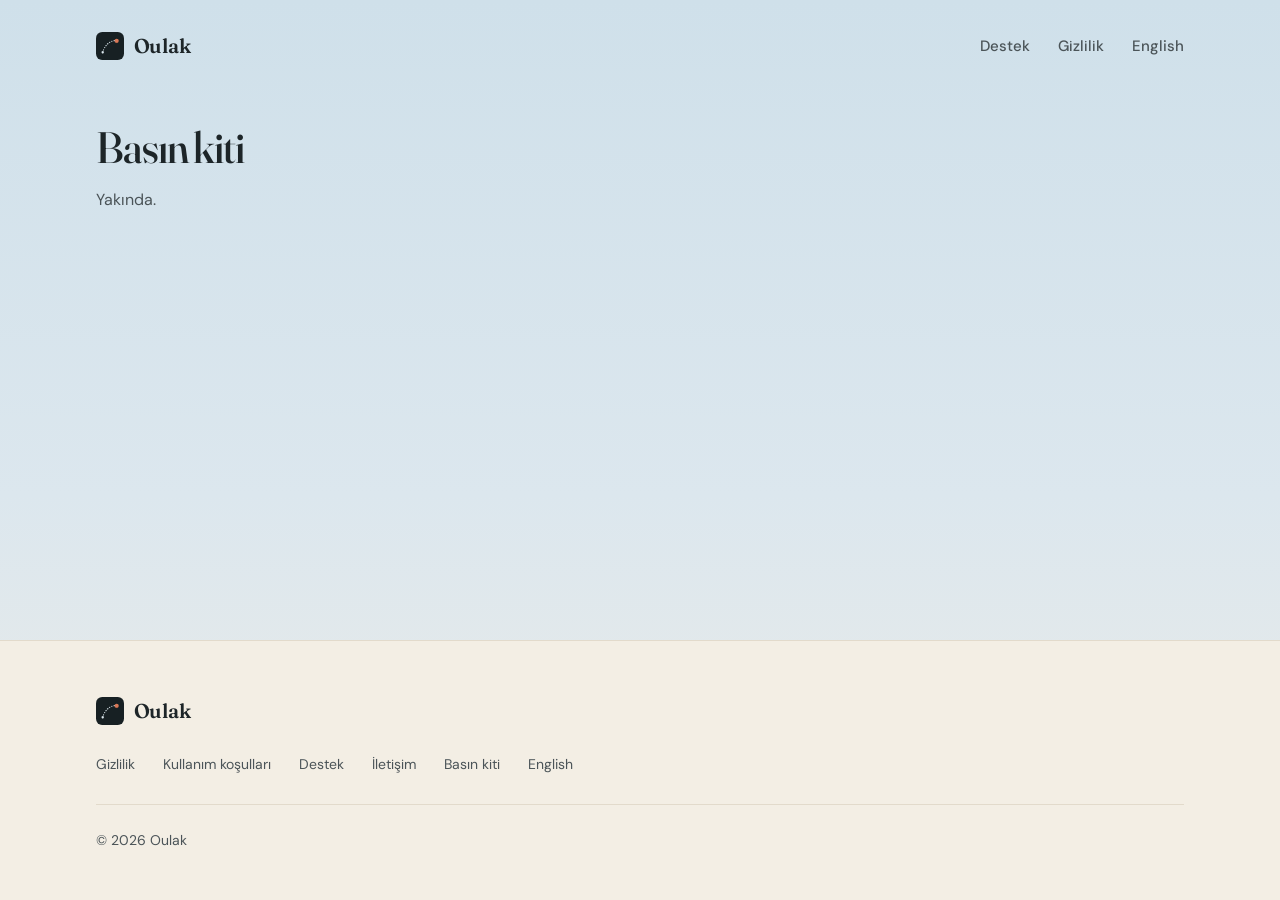
<file: tr/press.html>
<!doctype html>
<html lang="tr">
<head>
<meta charset="utf-8">
<meta name="viewport" content="width=device-width, initial-scale=1">
<meta name="color-scheme" content="light">
<meta name="theme-color" content="#CFE0EA">
<title>Basın kiti | Oulak</title>
<meta name="description" content="Oulak hakkında basın bilgileri.">
<link rel="alternate" hreflang="en" href="../press.html">
<link rel="alternate" hreflang="tr" href="press.html">
<link rel="alternate" hreflang="x-default" href="../press.html">
<!-- TODO: once the site has a final domain, make og:image, og:url and the hreflang hrefs absolute URLs. -->
<meta property="og:type" content="website">
<meta property="og:site_name" content="Oulak">
<meta property="og:title" content="Basın kiti | Oulak">
<meta property="og:description" content="Oulak hakkında basın bilgileri.">
<meta property="og:locale" content="tr_TR">
<meta property="og:locale:alternate" content="en_US">
<meta property="og:image" content="../img/og.png">
<meta name="twitter:card" content="summary">
<link rel="icon" type="image/png" sizes="32x32" href="../favicon-32.png">
<link rel="apple-touch-icon" href="../apple-touch-icon.png">
<link rel="stylesheet" href="../style.css?v=5">
</head>
<body>
<header class="site-head"><div class="wrap">
<a class="mark" href="index.html" aria-label="Oulak"><img src="../apple-touch-icon.png" alt="" width="28" height="28">Oulak</a>
<nav aria-label="Ana menü">
<a href="support.html">Destek</a>
<a href="privacy.html">Gizlilik</a>
<a href="../press.html" hreflang="en" lang="en">English</a>
</nav>
</div></header>
<main class="doc"><div class="wrap">
<h1>Basın kiti</h1>
<!-- TODO(owner): fill in -->
<p class="meta">Yakında.</p>
</div></main>
<footer class="site-foot"><div class="wrap">
<a class="mark" href="index.html" aria-label="Oulak"><img src="../apple-touch-icon.png" alt="" width="28" height="28">Oulak</a>
<nav aria-label="Alt menü">
<a href="privacy.html">Gizlilik</a>
<a href="terms.html">Kullanım koşulları</a>
<a href="support.html">Destek</a>
<a href="contact.html">İletişim</a>
<a href="press.html">Basın kiti</a>
<a href="../press.html" hreflang="en" lang="en">English</a>
</nav>
<p class="made">© 2026 Oulak</p>
</div></footer>
</body>
</html>
</file>
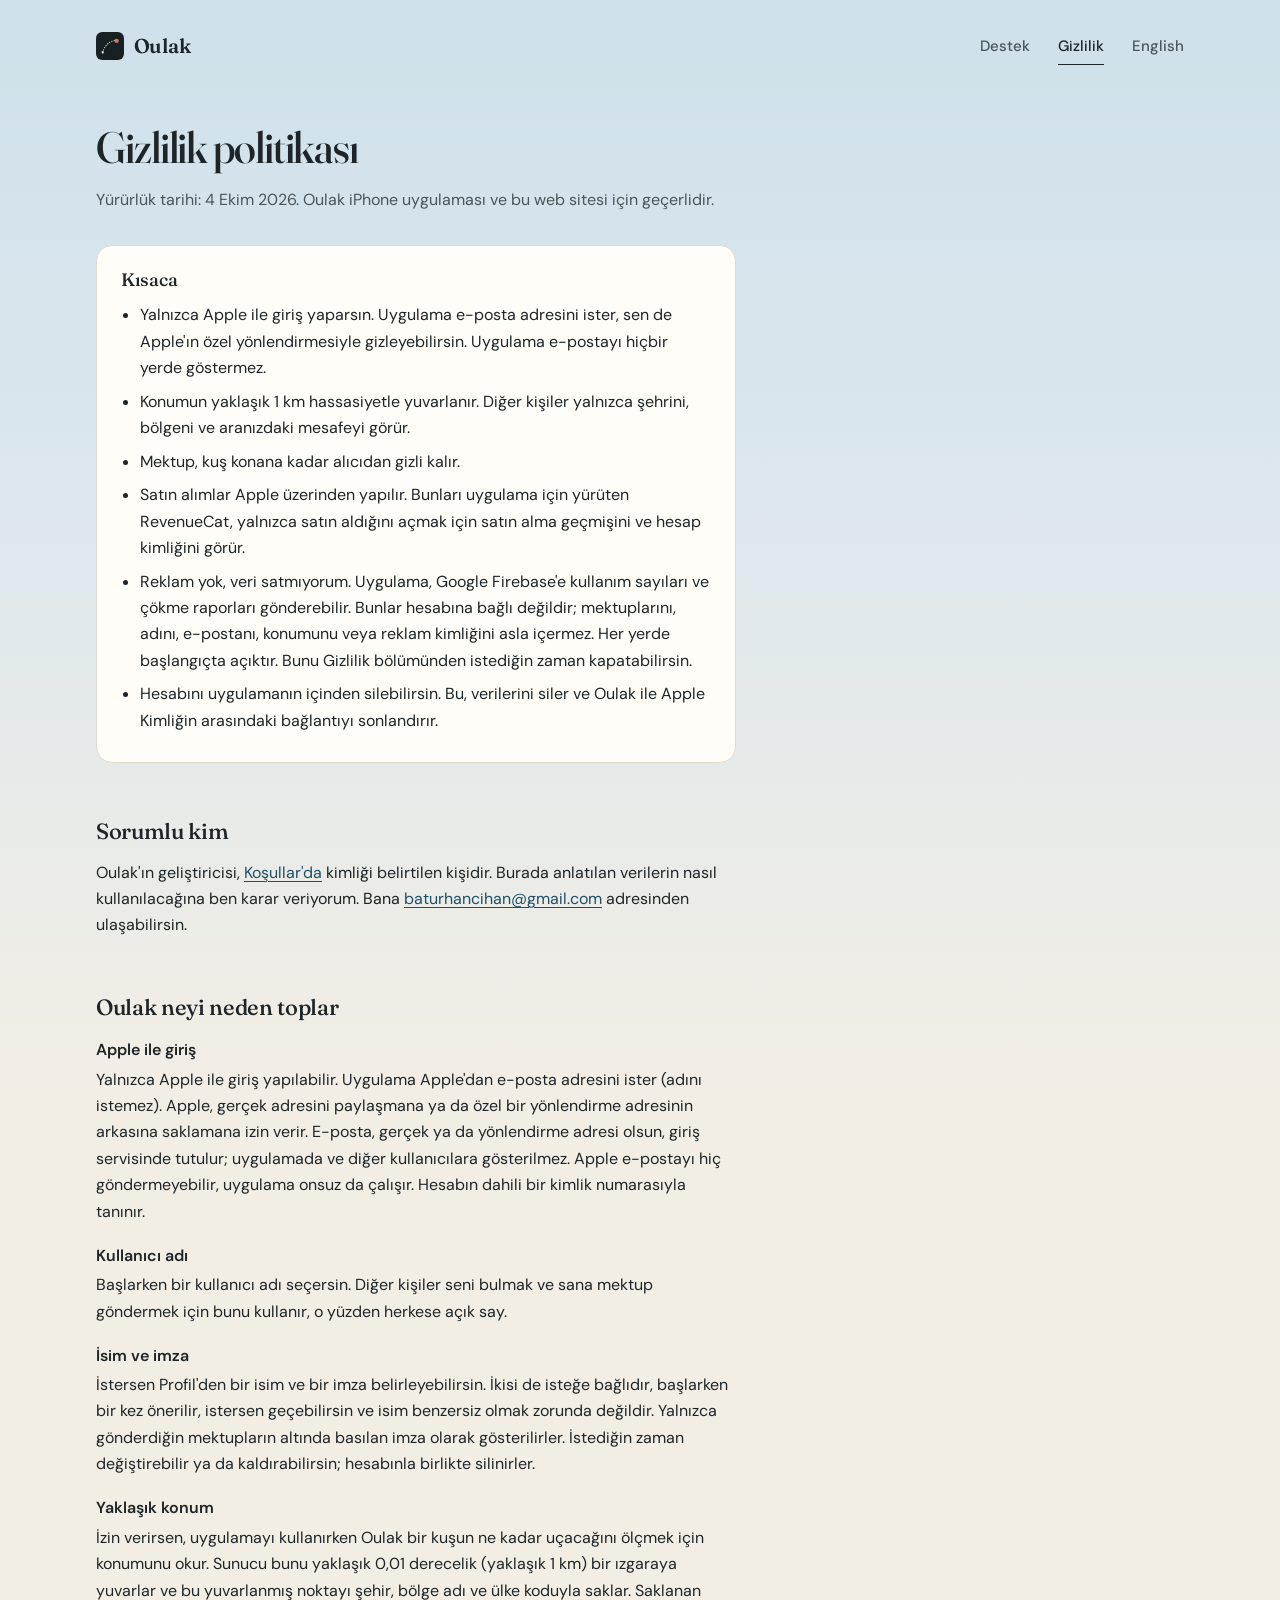
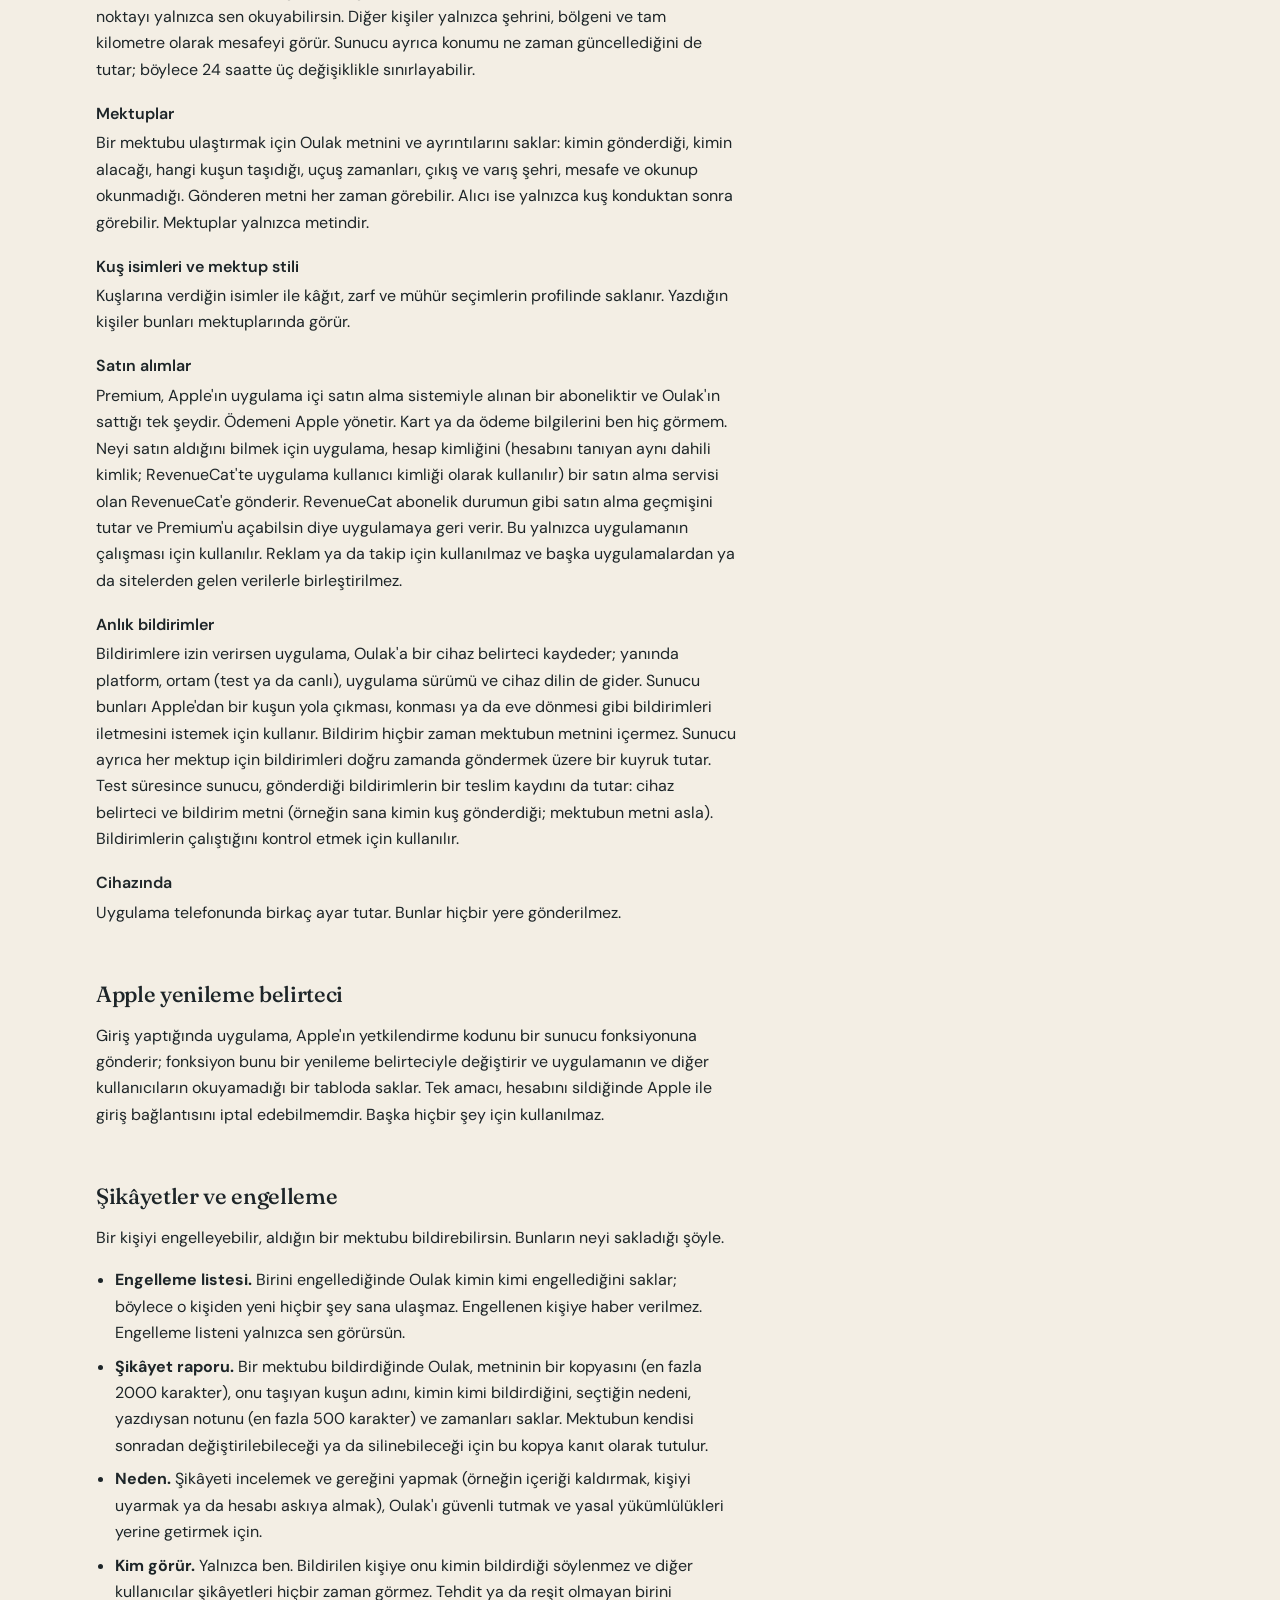
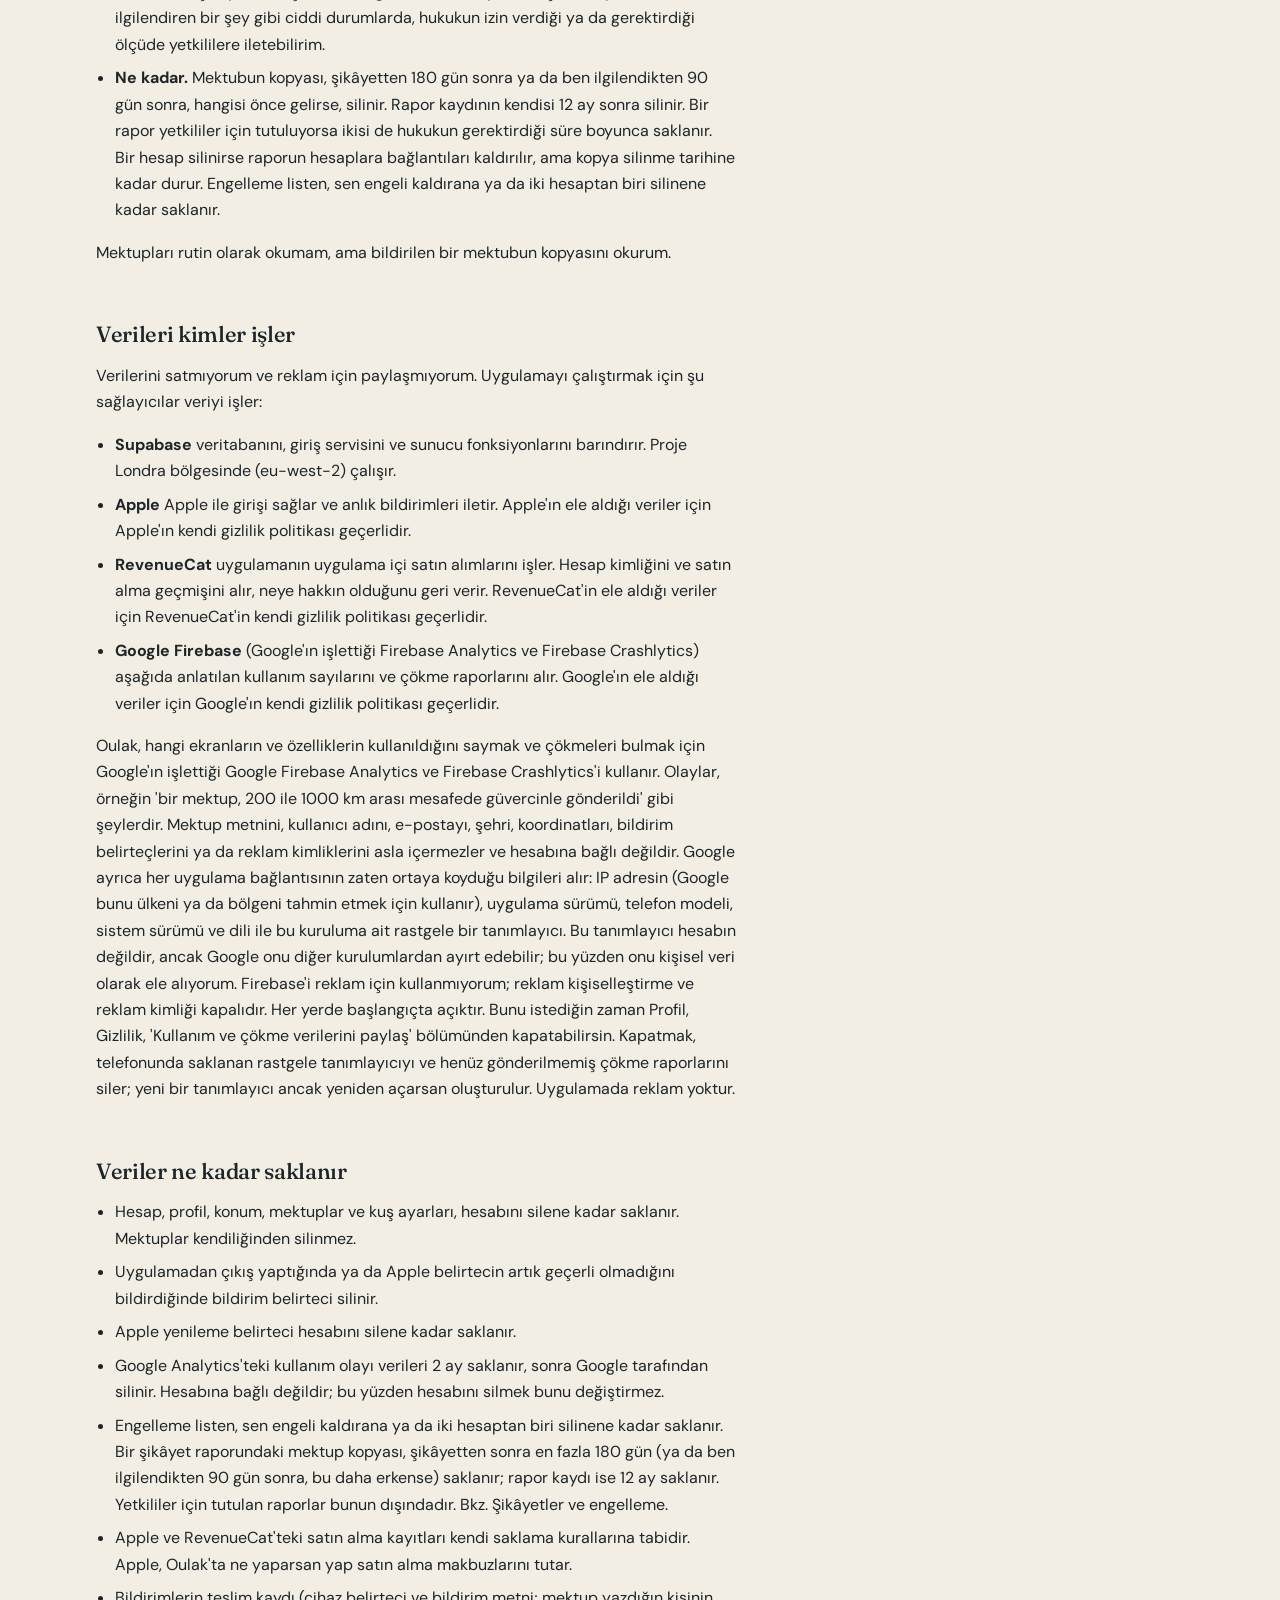
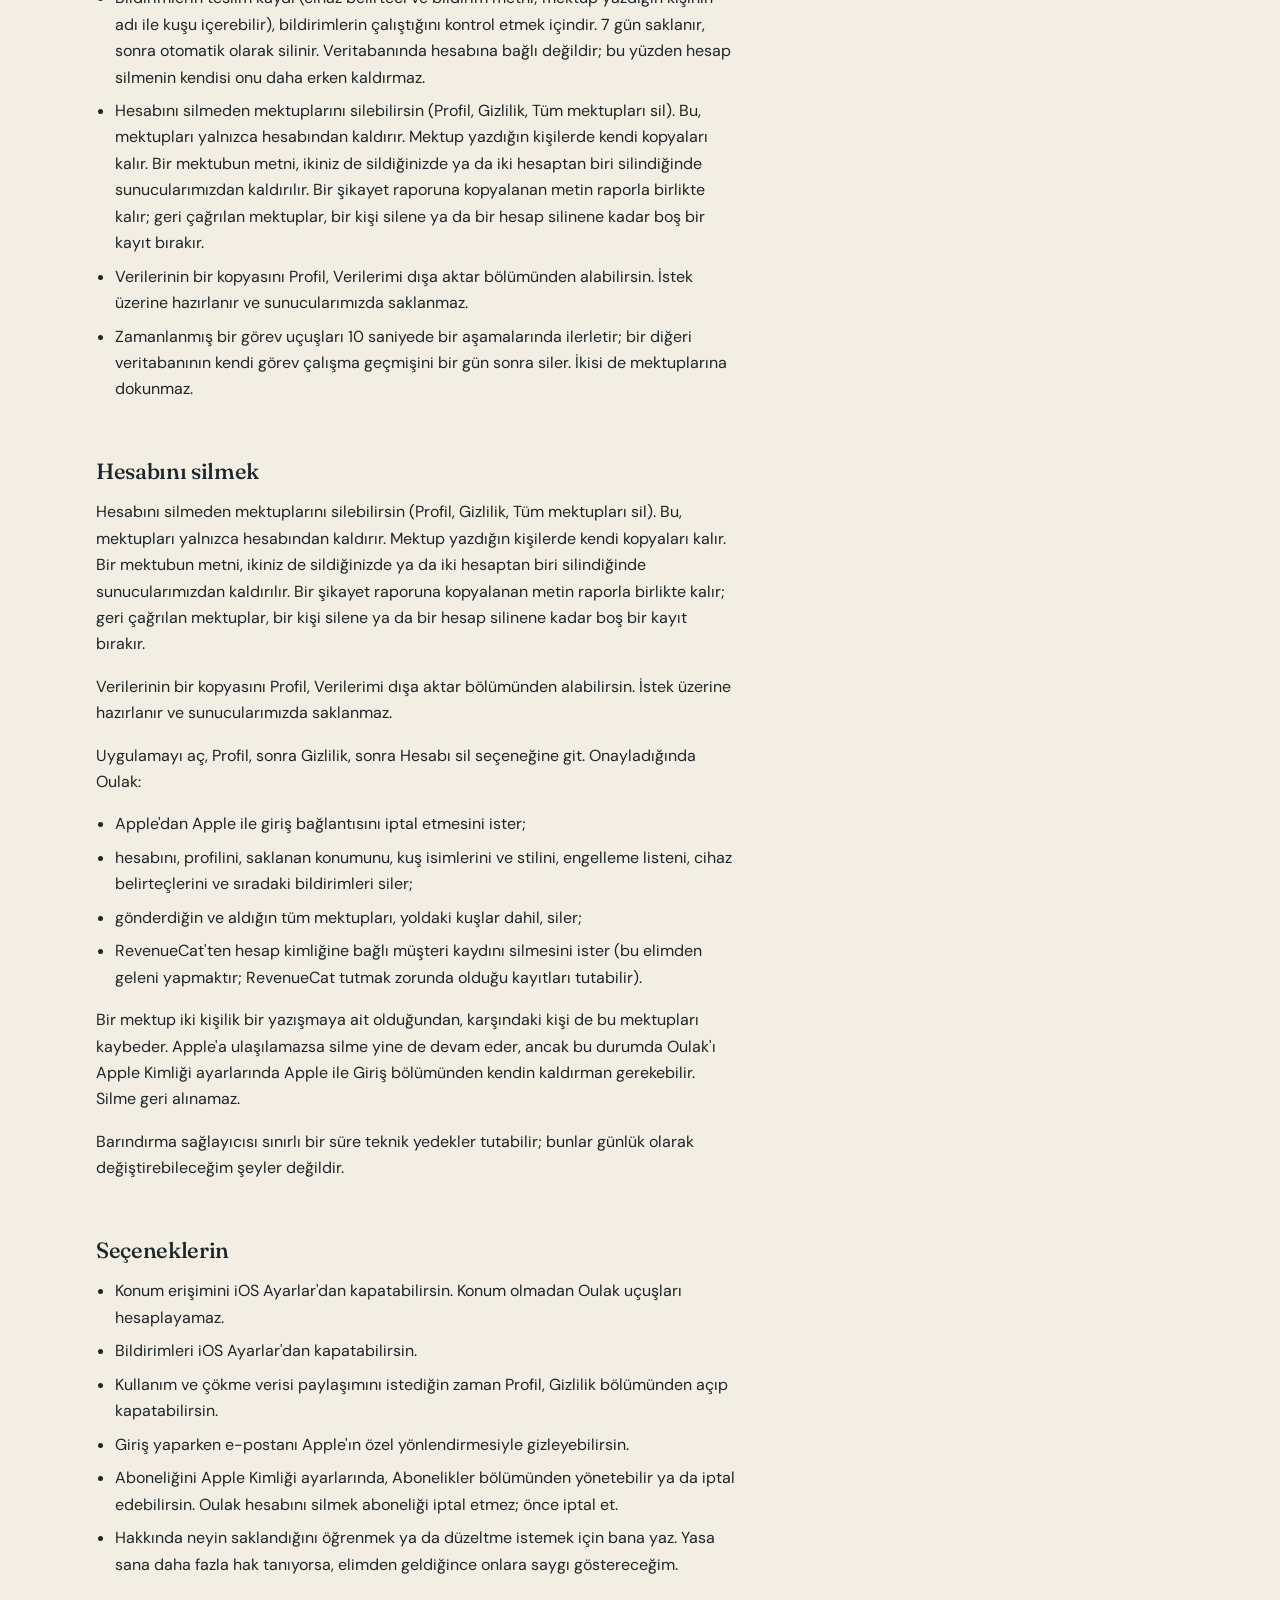
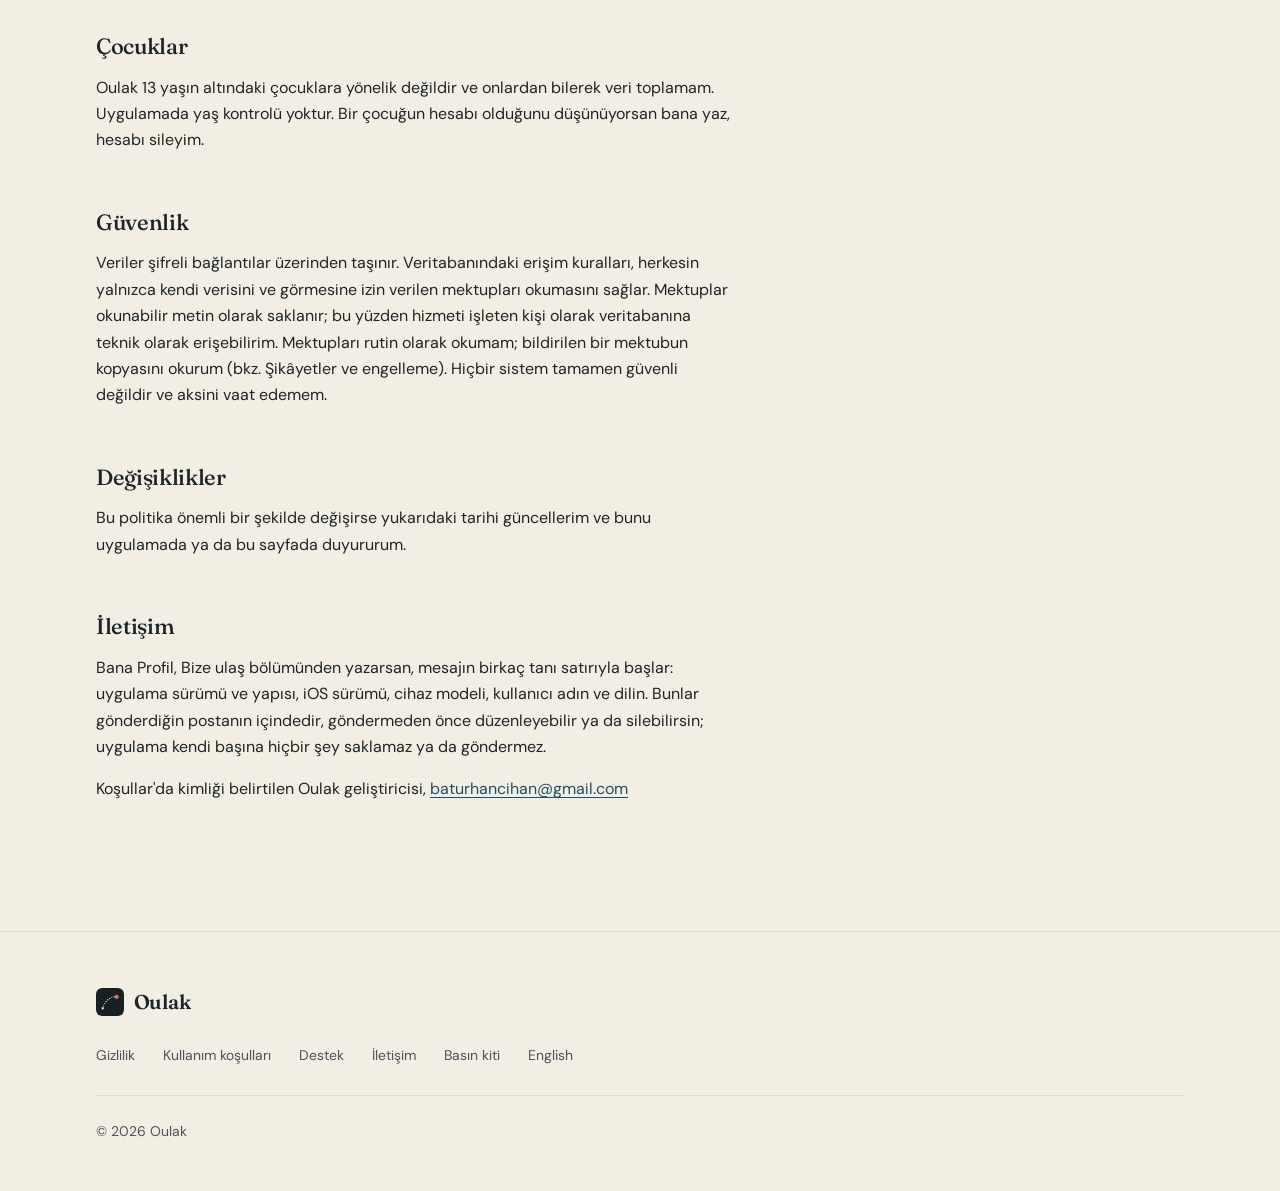
<file: tr/privacy.html>
<!doctype html>
<html lang="tr">
<head>
<meta charset="utf-8">
<meta name="viewport" content="width=device-width, initial-scale=1">
<meta name="color-scheme" content="light">
<meta name="theme-color" content="#CFE0EA">
<title>Gizlilik politikası | Oulak</title>
<meta name="description" content="Oulak uygulamasının hangi verileri neden topladığı, kimlerin işlediği, ne kadar saklandığı ve nasıl silineceği.">
<link rel="alternate" hreflang="en" href="../privacy.html">
<link rel="alternate" hreflang="tr" href="../tr/privacy.html">
<link rel="alternate" hreflang="x-default" href="../privacy.html">
<!-- TODO: once the site has a final domain, make og:image, og:url and the hreflang hrefs absolute URLs. -->
<meta property="og:type" content="website">
<meta property="og:site_name" content="Oulak">
<meta property="og:title" content="Gizlilik politikası | Oulak">
<meta property="og:description" content="Oulak uygulamasının hangi verileri neden topladığı, kimlerin işlediği, ne kadar saklandığı ve nasıl silineceği.">
<meta property="og:locale" content="tr_TR">
<meta property="og:locale:alternate" content="en_US">
<meta property="og:image" content="../img/og.png">
<meta name="twitter:card" content="summary">
<link rel="icon" type="image/png" sizes="32x32" href="../favicon-32.png">
<link rel="apple-touch-icon" href="../apple-touch-icon.png">
<link rel="stylesheet" href="../style.css?v=5">
</head>
<body>
<svg width="0" height="0" style="position:absolute" aria-hidden="true" focusable="false"><defs>
<symbol id="pigeon" viewBox="0 0 80 80" class="bird-art"><polygon class="b-ink" points="6,42 22,34 22,50"/><ellipse class="b-ink" cx="38" cy="42" rx="20" ry="13"/><path class="b-terra" d="M24 41 Q34 18 56 28 Q42 33 40 50 Z"/><circle class="b-ink" cx="58" cy="32" r="8"/><circle class="b-face" cx="61" cy="30" r="1.9"/><polygon class="b-terra" points="65,31 75,34 65,37"/><path d="M34 54v9M43 54v9" stroke="currentColor" stroke-width="2.5" stroke-linecap="round" fill="none"/></symbol>
<symbol id="sparrow" viewBox="0 0 80 80" class="bird-art"><g transform="translate(9 12) scale(.78)"><polygon class="b-ink" points="6,42 22,34 22,50"/><ellipse class="b-ink" cx="38" cy="42" rx="20" ry="13"/><path class="b-acc" d="M24 41 Q34 18 56 28 Q42 33 40 50 Z"/><circle class="b-ink" cx="58" cy="32" r="8"/><circle class="b-face" cx="61" cy="30" r="1.9"/><polygon class="b-terra" points="65,31 72,34 65,36"/><path d="M34 54v9M43 54v9" stroke="currentColor" stroke-width="2.5" stroke-linecap="round" fill="none"/></g></symbol>
<symbol id="owl" viewBox="0 0 80 80" class="bird-art"><polygon class="b-ink" points="22,28 25,8 38,20"/><polygon class="b-ink" points="58,28 55,8 42,20"/><ellipse class="b-ink" cx="40" cy="44" rx="21" ry="25"/><path class="b-terra" d="M30 58 Q40 66 50 58 Q46 70 40 70 Q34 70 30 58Z"/><circle class="b-face" cx="31" cy="37" r="9"/><circle class="b-face" cx="49" cy="37" r="9"/><circle class="b-ink" cx="31" cy="37" r="4"/><circle class="b-ink" cx="49" cy="37" r="4"/><polygon class="b-terra" points="40,41 36.5,49 43.5,49"/></symbol>
</defs></svg>
<header class="site-head"><div class="wrap">
<a class="mark" href="index.html" aria-label="Oulak"><img src="../apple-touch-icon.png" alt="" width="28" height="28">Oulak</a>
<nav aria-label="Ana menü">
<a href="support.html">Destek</a>
<a href="privacy.html" aria-current="page">Gizlilik</a>
<a href="../privacy.html" hreflang="en" lang="en">English</a>
</nav>
</div></header>
<main class="doc"><div class="wrap">
<h1>Gizlilik politikası</h1>
<p class="meta">Yürürlük tarihi: <time datetime="2026-10-04">4 Ekim 2026</time>. Oulak iPhone uygulaması ve bu web sitesi için geçerlidir.</p>
<div class="short"><h2>Kısaca</h2><ul><li>Yalnızca Apple ile giriş yaparsın. Uygulama e-posta adresini ister, sen de Apple'ın özel yönlendirmesiyle gizleyebilirsin. Uygulama e-postayı hiçbir yerde göstermez.</li><li>Konumun yaklaşık 1 km hassasiyetle yuvarlanır. Diğer kişiler yalnızca şehrini, bölgeni ve aranızdaki mesafeyi görür.</li><li>Mektup, kuş konana kadar alıcıdan gizli kalır.</li><li>Satın alımlar Apple üzerinden yapılır. Bunları uygulama için yürüten RevenueCat, yalnızca satın aldığını açmak için satın alma geçmişini ve hesap kimliğini görür.</li><li>Reklam yok, veri satmıyorum. Uygulama, Google Firebase'e kullanım sayıları ve çökme raporları gönderebilir. Bunlar hesabına bağlı değildir; mektuplarını, adını, e-postanı, konumunu veya reklam kimliğini asla içermez. Her yerde başlangıçta açıktır. Bunu Gizlilik bölümünden istediğin zaman kapatabilirsin.</li><li>Hesabını uygulamanın içinden silebilirsin. Bu, verilerini siler ve Oulak ile Apple Kimliğin arasındaki bağlantıyı sonlandırır.</li></ul></div>
<h2>Sorumlu kim</h2>
<p>Oulak'ın geliştiricisi, <a href="terms.html">Koşullar'da</a> kimliği belirtilen kişidir. Burada anlatılan verilerin nasıl kullanılacağına ben karar veriyorum. Bana <a href="mailto:baturhancihan@gmail.com">baturhancihan@gmail.com</a> adresinden ulaşabilirsin.</p>
<h2>Oulak neyi neden toplar</h2>
<dl>
<dt>Apple ile giriş</dt><dd>Yalnızca Apple ile giriş yapılabilir. Uygulama Apple'dan e-posta adresini ister (adını istemez). Apple, gerçek adresini paylaşmana ya da özel bir yönlendirme adresinin arkasına saklamana izin verir. E-posta, gerçek ya da yönlendirme adresi olsun, giriş servisinde tutulur; uygulamada ve diğer kullanıcılara gösterilmez. Apple e-postayı hiç göndermeyebilir, uygulama onsuz da çalışır. Hesabın dahili bir kimlik numarasıyla tanınır.</dd>
<dt>Kullanıcı adı</dt><dd>Başlarken bir kullanıcı adı seçersin. Diğer kişiler seni bulmak ve sana mektup göndermek için bunu kullanır, o yüzden herkese açık say.</dd>
<dt>İsim ve imza</dt><dd>İstersen Profil'den bir isim ve bir imza belirleyebilirsin. İkisi de isteğe bağlıdır, başlarken bir kez önerilir, istersen geçebilirsin ve isim benzersiz olmak zorunda değildir. Yalnızca gönderdiğin mektupların altında basılan imza olarak gösterilirler. İstediğin zaman değiştirebilir ya da kaldırabilirsin; hesabınla birlikte silinirler.</dd>
<dt>Yaklaşık konum</dt><dd>İzin verirsen, uygulamayı kullanırken Oulak bir kuşun ne kadar uçacağını ölçmek için konumunu okur. Sunucu bunu yaklaşık 0,01 derecelik (yaklaşık 1 km) bir ızgaraya yuvarlar ve bu yuvarlanmış noktayı şehir, bölge adı ve ülke koduyla saklar. Saklanan noktayı yalnızca sen okuyabilirsin. Diğer kişiler yalnızca şehrini, bölgeni ve tam kilometre olarak mesafeyi görür. Sunucu ayrıca konumu ne zaman güncellediğini de tutar; böylece 24 saatte üç değişiklikle sınırlayabilir.</dd>
<dt>Mektuplar</dt><dd>Bir mektubu ulaştırmak için Oulak metnini ve ayrıntılarını saklar: kimin gönderdiği, kimin alacağı, hangi kuşun taşıdığı, uçuş zamanları, çıkış ve varış şehri, mesafe ve okunup okunmadığı. Gönderen metni her zaman görebilir. Alıcı ise yalnızca kuş konduktan sonra görebilir. Mektuplar yalnızca metindir.</dd>
<dt>Kuş isimleri ve mektup stili</dt><dd>Kuşlarına verdiğin isimler ile kâğıt, zarf ve mühür seçimlerin profilinde saklanır. Yazdığın kişiler bunları mektuplarında görür.</dd>
<dt>Satın alımlar</dt><dd>Premium, Apple'ın uygulama içi satın alma sistemiyle alınan bir aboneliktir ve Oulak'ın sattığı tek şeydir. Ödemeni Apple yönetir. Kart ya da ödeme bilgilerini ben hiç görmem. Neyi satın aldığını bilmek için uygulama, hesap kimliğini (hesabını tanıyan aynı dahili kimlik; RevenueCat'te uygulama kullanıcı kimliği olarak kullanılır) bir satın alma servisi olan RevenueCat'e gönderir. RevenueCat abonelik durumun gibi satın alma geçmişini tutar ve Premium'u açabilsin diye uygulamaya geri verir. Bu yalnızca uygulamanın çalışması için kullanılır. Reklam ya da takip için kullanılmaz ve başka uygulamalardan ya da sitelerden gelen verilerle birleştirilmez.</dd>
<dt>Anlık bildirimler</dt><dd>Bildirimlere izin verirsen uygulama, Oulak'a bir cihaz belirteci kaydeder; yanında platform, ortam (test ya da canlı), uygulama sürümü ve cihaz dilin de gider. Sunucu bunları Apple'dan bir kuşun yola çıkması, konması ya da eve dönmesi gibi bildirimleri iletmesini istemek için kullanır. Bildirim hiçbir zaman mektubun metnini içermez. Sunucu ayrıca her mektup için bildirimleri doğru zamanda göndermek üzere bir kuyruk tutar. Test süresince sunucu, gönderdiği bildirimlerin bir teslim kaydını da tutar: cihaz belirteci ve bildirim metni (örneğin sana kimin kuş gönderdiği; mektubun metni asla). Bildirimlerin çalıştığını kontrol etmek için kullanılır.</dd>
<dt>Cihazında</dt><dd>Uygulama telefonunda birkaç ayar tutar. Bunlar hiçbir yere gönderilmez.</dd>
</dl>
<h2>Apple yenileme belirteci</h2>
<p>Giriş yaptığında uygulama, Apple'ın yetkilendirme kodunu bir sunucu fonksiyonuna gönderir; fonksiyon bunu bir yenileme belirteciyle değiştirir ve uygulamanın ve diğer kullanıcıların okuyamadığı bir tabloda saklar. Tek amacı, hesabını sildiğinde Apple ile giriş bağlantısını iptal edebilmemdir. Başka hiçbir şey için kullanılmaz.</p>
<h2>Şikâyetler ve engelleme</h2>
<p>Bir kişiyi engelleyebilir, aldığın bir mektubu bildirebilirsin. Bunların neyi sakladığı şöyle.</p>
<ul><li><strong>Engelleme listesi.</strong> Birini engellediğinde Oulak kimin kimi engellediğini saklar; böylece o kişiden yeni hiçbir şey sana ulaşmaz. Engellenen kişiye haber verilmez. Engelleme listeni yalnızca sen görürsün.</li><li><strong>Şikâyet raporu.</strong> Bir mektubu bildirdiğinde Oulak, metninin bir kopyasını (en fazla 2000 karakter), onu taşıyan kuşun adını, kimin kimi bildirdiğini, seçtiğin nedeni, yazdıysan notunu (en fazla 500 karakter) ve zamanları saklar. Mektubun kendisi sonradan değiştirilebileceği ya da silinebileceği için bu kopya kanıt olarak tutulur.</li><li><strong>Neden.</strong> Şikâyeti incelemek ve gereğini yapmak (örneğin içeriği kaldırmak, kişiyi uyarmak ya da hesabı askıya almak), Oulak'ı güvenli tutmak ve yasal yükümlülükleri yerine getirmek için.</li><li><strong>Kim görür.</strong> Yalnızca ben. Bildirilen kişiye onu kimin bildirdiği söylenmez ve diğer kullanıcılar şikâyetleri hiçbir zaman görmez. Tehdit ya da reşit olmayan birini ilgilendiren bir şey gibi ciddi durumlarda, hukukun izin verdiği ya da gerektirdiği ölçüde yetkililere iletebilirim.</li><li><strong>Ne kadar.</strong> Mektubun kopyası, şikâyetten 180 gün sonra ya da ben ilgilendikten 90 gün sonra, hangisi önce gelirse, silinir. Rapor kaydının kendisi 12 ay sonra silinir. Bir rapor yetkililer için tutuluyorsa ikisi de hukukun gerektirdiği süre boyunca saklanır. Bir hesap silinirse raporun hesaplara bağlantıları kaldırılır, ama kopya silinme tarihine kadar durur. Engelleme listen, sen engeli kaldırana ya da iki hesaptan biri silinene kadar saklanır.</li></ul>
<p>Mektupları rutin olarak okumam, ama bildirilen bir mektubun kopyasını okurum.</p>
<h2>Verileri kimler işler</h2>
<p>Verilerini satmıyorum ve reklam için paylaşmıyorum. Uygulamayı çalıştırmak için şu sağlayıcılar veriyi işler:</p>
<ul><li><strong>Supabase</strong> veritabanını, giriş servisini ve sunucu fonksiyonlarını barındırır. Proje Londra bölgesinde (eu-west-2) çalışır.</li><li><strong>Apple</strong> Apple ile girişi sağlar ve anlık bildirimleri iletir. Apple'ın ele aldığı veriler için Apple'ın kendi gizlilik politikası geçerlidir.</li><li><strong>RevenueCat</strong> uygulamanın uygulama içi satın alımlarını işler. Hesap kimliğini ve satın alma geçmişini alır, neye hakkın olduğunu geri verir. RevenueCat'in ele aldığı veriler için RevenueCat'in kendi gizlilik politikası geçerlidir.</li><li><strong>Google Firebase</strong> (Google'ın işlettiği Firebase Analytics ve Firebase Crashlytics) aşağıda anlatılan kullanım sayılarını ve çökme raporlarını alır. Google'ın ele aldığı veriler için Google'ın kendi gizlilik politikası geçerlidir.</li></ul>
<p>Oulak, hangi ekranların ve özelliklerin kullanıldığını saymak ve çökmeleri bulmak için Google'ın işlettiği Google Firebase Analytics ve Firebase Crashlytics'i kullanır. Olaylar, örneğin 'bir mektup, 200 ile 1000 km arası mesafede güvercinle gönderildi' gibi şeylerdir. Mektup metnini, kullanıcı adını, e-postayı, şehri, koordinatları, bildirim belirteçlerini ya da reklam kimliklerini asla içermezler ve hesabına bağlı değildir. Google ayrıca her uygulama bağlantısının zaten ortaya koyduğu bilgileri alır: IP adresin (Google bunu ülkeni ya da bölgeni tahmin etmek için kullanır), uygulama sürümü, telefon modeli, sistem sürümü ve dili ile bu kuruluma ait rastgele bir tanımlayıcı. Bu tanımlayıcı hesabın değildir, ancak Google onu diğer kurulumlardan ayırt edebilir; bu yüzden onu kişisel veri olarak ele alıyorum. Firebase'i reklam için kullanmıyorum; reklam kişiselleştirme ve reklam kimliği kapalıdır. Her yerde başlangıçta açıktır. Bunu istediğin zaman Profil, Gizlilik, 'Kullanım ve çökme verilerini paylaş' bölümünden kapatabilirsin. Kapatmak, telefonunda saklanan rastgele tanımlayıcıyı ve henüz gönderilmemiş çökme raporlarını siler; yeni bir tanımlayıcı ancak yeniden açarsan oluşturulur. Uygulamada reklam yoktur.</p>
<h2>Veriler ne kadar saklanır</h2>
<ul><li>Hesap, profil, konum, mektuplar ve kuş ayarları, hesabını silene kadar saklanır. Mektuplar kendiliğinden silinmez.</li>
<li>Uygulamadan çıkış yaptığında ya da Apple belirtecin artık geçerli olmadığını bildirdiğinde bildirim belirteci silinir.</li>
<li>Apple yenileme belirteci hesabını silene kadar saklanır.</li>
<li>Google Analytics'teki kullanım olayı verileri 2 ay saklanır, sonra Google tarafından silinir. Hesabına bağlı değildir; bu yüzden hesabını silmek bunu değiştirmez.</li>
<li>Engelleme listen, sen engeli kaldırana ya da iki hesaptan biri silinene kadar saklanır. Bir şikâyet raporundaki mektup kopyası, şikâyetten sonra en fazla 180 gün (ya da ben ilgilendikten 90 gün sonra, bu daha erkense) saklanır; rapor kaydı ise 12 ay saklanır. Yetkililer için tutulan raporlar bunun dışındadır. Bkz. Şikâyetler ve engelleme.</li>
<li>Apple ve RevenueCat'teki satın alma kayıtları kendi saklama kurallarına tabidir. Apple, Oulak'ta ne yaparsan yap satın alma makbuzlarını tutar.</li>
<li>Bildirimlerin teslim kaydı (cihaz belirteci ve bildirim metni; mektup yazdığın kişinin adı ile kuşu içerebilir), bildirimlerin çalıştığını kontrol etmek içindir. 7 gün saklanır, sonra otomatik olarak silinir. Veritabanında hesabına bağlı değildir; bu yüzden hesap silmenin kendisi onu daha erken kaldırmaz.</li>
<li>Hesabını silmeden mektuplarını silebilirsin (Profil, Gizlilik, Tüm mektupları sil). Bu, mektupları yalnızca hesabından kaldırır. Mektup yazdığın kişilerde kendi kopyaları kalır. Bir mektubun metni, ikiniz de sildiğinizde ya da iki hesaptan biri silindiğinde sunucularımızdan kaldırılır. Bir şikayet raporuna kopyalanan metin raporla birlikte kalır; geri çağrılan mektuplar, bir kişi silene ya da bir hesap silinene kadar boş bir kayıt bırakır.</li>
<li>Verilerinin bir kopyasını Profil, Verilerimi dışa aktar bölümünden alabilirsin. İstek üzerine hazırlanır ve sunucularımızda saklanmaz.</li>
<li>Zamanlanmış bir görev uçuşları 10 saniyede bir aşamalarında ilerletir; bir diğeri veritabanının kendi görev çalışma geçmişini bir gün sonra siler. İkisi de mektuplarına dokunmaz.</li></ul>
<h2>Hesabını silmek</h2>
<p>Hesabını silmeden mektuplarını silebilirsin (Profil, Gizlilik, Tüm mektupları sil). Bu, mektupları yalnızca hesabından kaldırır. Mektup yazdığın kişilerde kendi kopyaları kalır. Bir mektubun metni, ikiniz de sildiğinizde ya da iki hesaptan biri silindiğinde sunucularımızdan kaldırılır. Bir şikayet raporuna kopyalanan metin raporla birlikte kalır; geri çağrılan mektuplar, bir kişi silene ya da bir hesap silinene kadar boş bir kayıt bırakır.</p>
<p>Verilerinin bir kopyasını Profil, Verilerimi dışa aktar bölümünden alabilirsin. İstek üzerine hazırlanır ve sunucularımızda saklanmaz.</p>
<p>Uygulamayı aç, Profil, sonra Gizlilik, sonra Hesabı sil seçeneğine git. Onayladığında Oulak:</p>
<ul><li>Apple'dan Apple ile giriş bağlantısını iptal etmesini ister;</li><li>hesabını, profilini, saklanan konumunu, kuş isimlerini ve stilini, engelleme listeni, cihaz belirteçlerini ve sıradaki bildirimleri siler;</li><li>gönderdiğin ve aldığın tüm mektupları, yoldaki kuşlar dahil, siler;</li><li>RevenueCat'ten hesap kimliğine bağlı müşteri kaydını silmesini ister (bu elimden geleni yapmaktır; RevenueCat tutmak zorunda olduğu kayıtları tutabilir).</li></ul>
<p>Bir mektup iki kişilik bir yazışmaya ait olduğundan, karşındaki kişi de bu mektupları kaybeder. Apple'a ulaşılamazsa silme yine de devam eder, ancak bu durumda Oulak'ı Apple Kimliği ayarlarında Apple ile Giriş bölümünden kendin kaldırman gerekebilir. Silme geri alınamaz.</p>
<p>Barındırma sağlayıcısı sınırlı bir süre teknik yedekler tutabilir; bunlar günlük olarak değiştirebileceğim şeyler değildir.</p>
<h2>Seçeneklerin</h2>
<ul><li>Konum erişimini iOS Ayarlar'dan kapatabilirsin. Konum olmadan Oulak uçuşları hesaplayamaz.</li><li>Bildirimleri iOS Ayarlar'dan kapatabilirsin.</li><li>Kullanım ve çökme verisi paylaşımını istediğin zaman Profil, Gizlilik bölümünden açıp kapatabilirsin.</li><li>Giriş yaparken e-postanı Apple'ın özel yönlendirmesiyle gizleyebilirsin.</li><li>Aboneliğini Apple Kimliği ayarlarında, Abonelikler bölümünden yönetebilir ya da iptal edebilirsin. Oulak hesabını silmek aboneliği iptal etmez; önce iptal et.</li><li>Hakkında neyin saklandığını öğrenmek ya da düzeltme istemek için bana yaz. Yasa sana daha fazla hak tanıyorsa, elimden geldiğince onlara saygı göstereceğim.</li></ul>
<h2>Çocuklar</h2>
<p>Oulak 13 yaşın altındaki çocuklara yönelik değildir ve onlardan bilerek veri toplamam. Uygulamada yaş kontrolü yoktur. Bir çocuğun hesabı olduğunu düşünüyorsan bana yaz, hesabı sileyim.</p>
<h2>Güvenlik</h2>
<p>Veriler şifreli bağlantılar üzerinden taşınır. Veritabanındaki erişim kuralları, herkesin yalnızca kendi verisini ve görmesine izin verilen mektupları okumasını sağlar. Mektuplar okunabilir metin olarak saklanır; bu yüzden hizmeti işleten kişi olarak veritabanına teknik olarak erişebilirim. Mektupları rutin olarak okumam; bildirilen bir mektubun kopyasını okurum (bkz. Şikâyetler ve engelleme). Hiçbir sistem tamamen güvenli değildir ve aksini vaat edemem.</p>
<h2>Değişiklikler</h2>
<p>Bu politika önemli bir şekilde değişirse yukarıdaki tarihi güncellerim ve bunu uygulamada ya da bu sayfada duyururum.</p>
<h2>İletişim</h2>
<p>Bana Profil, Bize ulaş bölümünden yazarsan, mesajın birkaç tanı satırıyla başlar: uygulama sürümü ve yapısı, iOS sürümü, cihaz modeli, kullanıcı adın ve dilin. Bunlar gönderdiğin postanın içindedir, göndermeden önce düzenleyebilir ya da silebilirsin; uygulama kendi başına hiçbir şey saklamaz ya da göndermez.</p>
<p>Koşullar'da kimliği belirtilen Oulak geliştiricisi, <a href="mailto:baturhancihan@gmail.com">baturhancihan@gmail.com</a></p>
</div></main>
<footer class="site-foot"><div class="wrap">
<a class="mark" href="index.html" aria-label="Oulak"><img src="../apple-touch-icon.png" alt="" width="28" height="28">Oulak</a>
<nav aria-label="Alt menü">
<a href="privacy.html">Gizlilik</a>
<a href="terms.html">Kullanım koşulları</a>
<a href="support.html">Destek</a>
<a href="contact.html">İletişim</a>
<a href="press.html">Basın kiti</a>
<a href="../privacy.html" hreflang="en" lang="en">English</a>
</nav>
<p class="made">© 2026 Oulak</p>
</div></footer>
</body>
</html>
</file>
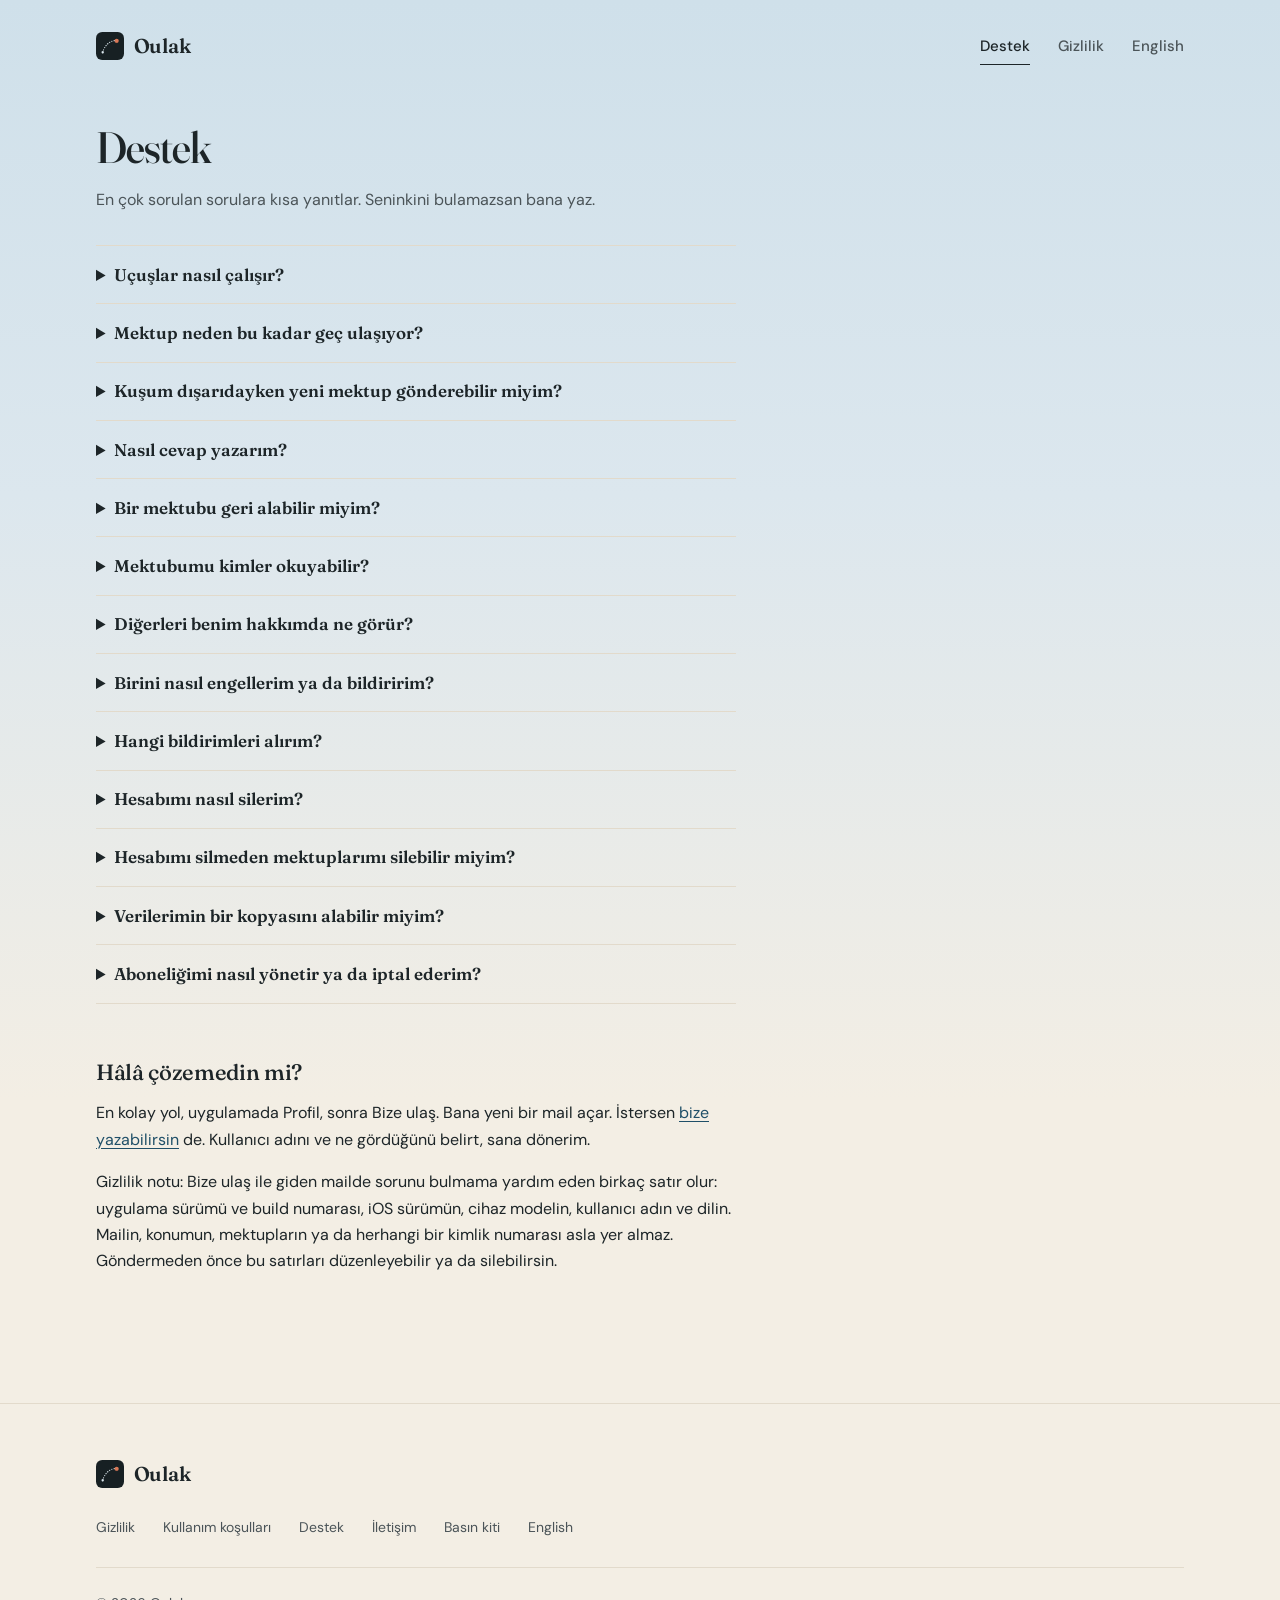
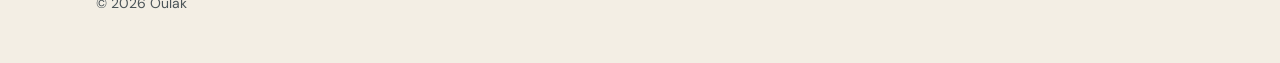
<file: tr/support.html>
<!doctype html>
<html lang="tr">
<head>
<meta charset="utf-8">
<meta name="viewport" content="width=device-width, initial-scale=1">
<meta name="color-scheme" content="light">
<meta name="theme-color" content="#CFE0EA">
<title>Destek | Oulak</title>
<meta name="description" content="Oulak uçuşlarının nasıl çalıştığı, cevaplar, bildirimler ve hesap silme hakkında yanıtlar; bana nasıl ulaşacağın.">
<link rel="alternate" hreflang="en" href="../support.html">
<link rel="alternate" hreflang="tr" href="../tr/support.html">
<link rel="alternate" hreflang="x-default" href="../support.html">
<!-- TODO: once the site has a final domain, make og:image, og:url and the hreflang hrefs absolute URLs. -->
<meta property="og:type" content="website">
<meta property="og:site_name" content="Oulak">
<meta property="og:title" content="Destek | Oulak">
<meta property="og:description" content="Oulak uçuşlarının nasıl çalıştığı, cevaplar, bildirimler ve hesap silme hakkında yanıtlar; bana nasıl ulaşacağın.">
<meta property="og:locale" content="tr_TR">
<meta property="og:locale:alternate" content="en_US">
<meta property="og:image" content="../img/og.png">
<meta name="twitter:card" content="summary">
<link rel="icon" type="image/png" sizes="32x32" href="../favicon-32.png">
<link rel="apple-touch-icon" href="../apple-touch-icon.png">
<link rel="stylesheet" href="../style.css?v=5">
</head>
<body>
<svg width="0" height="0" style="position:absolute" aria-hidden="true" focusable="false"><defs>
<symbol id="pigeon" viewBox="0 0 80 80" class="bird-art"><polygon class="b-ink" points="6,42 22,34 22,50"/><ellipse class="b-ink" cx="38" cy="42" rx="20" ry="13"/><path class="b-terra" d="M24 41 Q34 18 56 28 Q42 33 40 50 Z"/><circle class="b-ink" cx="58" cy="32" r="8"/><circle class="b-face" cx="61" cy="30" r="1.9"/><polygon class="b-terra" points="65,31 75,34 65,37"/><path d="M34 54v9M43 54v9" stroke="currentColor" stroke-width="2.5" stroke-linecap="round" fill="none"/></symbol>
<symbol id="sparrow" viewBox="0 0 80 80" class="bird-art"><g transform="translate(9 12) scale(.78)"><polygon class="b-ink" points="6,42 22,34 22,50"/><ellipse class="b-ink" cx="38" cy="42" rx="20" ry="13"/><path class="b-acc" d="M24 41 Q34 18 56 28 Q42 33 40 50 Z"/><circle class="b-ink" cx="58" cy="32" r="8"/><circle class="b-face" cx="61" cy="30" r="1.9"/><polygon class="b-terra" points="65,31 72,34 65,36"/><path d="M34 54v9M43 54v9" stroke="currentColor" stroke-width="2.5" stroke-linecap="round" fill="none"/></g></symbol>
<symbol id="owl" viewBox="0 0 80 80" class="bird-art"><polygon class="b-ink" points="22,28 25,8 38,20"/><polygon class="b-ink" points="58,28 55,8 42,20"/><ellipse class="b-ink" cx="40" cy="44" rx="21" ry="25"/><path class="b-terra" d="M30 58 Q40 66 50 58 Q46 70 40 70 Q34 70 30 58Z"/><circle class="b-face" cx="31" cy="37" r="9"/><circle class="b-face" cx="49" cy="37" r="9"/><circle class="b-ink" cx="31" cy="37" r="4"/><circle class="b-ink" cx="49" cy="37" r="4"/><polygon class="b-terra" points="40,41 36.5,49 43.5,49"/></symbol>
</defs></svg>
<header class="site-head"><div class="wrap">
<a class="mark" href="index.html" aria-label="Oulak"><img src="../apple-touch-icon.png" alt="" width="28" height="28">Oulak</a>
<nav aria-label="Ana menü">
<a href="support.html" aria-current="page">Destek</a>
<a href="privacy.html">Gizlilik</a>
<a href="../support.html" hreflang="en" lang="en">English</a>
</nav>
</div></header>
<main class="doc"><div class="wrap">
<h1>Destek</h1>
<p class="meta">En çok sorulan sorulara kısa yanıtlar. Seninkini bulamazsan bana yaz.</p>
<div class="faq">
<details><summary>Uçuşlar nasıl çalışır?</summary><p>Bir kuş seçer ve mektup yazarsın. Sunucu, senin konumunla arkadaşının konumu arasındaki gerçek mesafeden uçuşu hesaplar ve kuş bunu gerçek zamanlı uçar. Haritadan takip edebilirsin. Kuşlar geceleri yaklaşık yüzde 10 yavaşlar; baykuş ve karga yavaşlamaz. Baykuş ayrıca yalnızca karanlık bastıktan sonra yola çıkar.</p></details>
<details><summary>Mektup neden bu kadar geç ulaşıyor?</summary><p>Bilerek. Kuşlar sohbetten yavaş uçar, mektup beklenen bir şeydir. Güvercin yaklaşık 70 km/sa, serçe yaklaşık 40 km/sa, baykuş yaklaşık 55 km/sa uçar. Premium kuşlar 45 km/sa (kumru) ile 160 km/sa (kartal) arasında uçar. 350 km'lik bir mektup, güvercinle gündüz yaklaşık beş saat sürer.</p></details>
<details><summary>Kuşum dışarıdayken yeni mektup gönderebilir miyim?</summary><p>Aynı kuşla gönderemezsin. Bir kuş yola çıktığı andan eve dönene kadar meşguldür. On bir kuşun var, her türden bir tane, başka birini kullanabilirsin. Güvercin, serçe ve baykuş ücretsiz. Kartal, albatros, martı, leylek, karga, akbaba, kumru ve tukan Premium.</p></details>
<details><summary>Nasıl cevap yazarım?</summary><p>Sana mektup getiren kuş konduğunda cevabını bekler: güvercin 10, serçe 5, baykuş 25 dakika. Premium kuşlar 15 dakikadan (karga) 4 saate (akbaba) kadar bekler. Mektubu aç ve kuşunun adıyla cevapla düğmesine dokun. Aynı kuş cevabını hemen göndericiye geri taşır. Kuş ayrıldıktan sonra da yazabilirsin; bu, istediğin bir kuşla yeni bir mektup olur.</p></details>
<details><summary>Bir mektubu geri alabilir miyim?</summary><p>Evet, Premium ile. Kuşun hâlâ bekliyorken ya da havadayken yolculuğunu aç ve Geri çağır'a dokun. Kuş geri döner ve karşındaki kişi mektubu hiçbir zaman almaz. Kuş konduktan sonra mektup geri alınamaz. Premium, her 24 saatte 3 geri çağırma içerir; geri çağırma ile ulaşmadan önce kendi cevabını silmek bu 3 hakkı paylaşır. 3 hakkı kullandıktan sonra, bunların en eskisi 24 saati geçtiğinde yeniden geri çağırabilirsin.</p></details>
<details><summary>Mektubumu kimler okuyabilir?</summary><p>Sen her zaman okuyabilirsin. Alıcı yalnızca kuş konduktan sonra açabilir.</p></details>
<details><summary>Diğerleri benim hakkımda ne görür?</summary><p>Kullanıcı adını, şehrini ve bölgeni, ve tam kilometre olarak ne kadar uzakta olduğunu. Tam noktan hiçbir zaman gösterilmez.</p></details>
<details><summary>Birini nasıl engellerim ya da bildiririm?</summary><p>Aldığın bir mektubu aç ve menüsünü kullan: Engelle ya da Bu mektubu bildir. Engelleme sessizdir. Eski mektuplarını tutarsın, ondan yeni bir şey sana ulaşmaz ve engeli kaldırana kadar ona yazamazsın. Ona haber verilmez. Bildirimleri ben okurum ve bildirme akışında aynı anda kişiyi engelleyebilirsin.</p></details>
<details><summary>Hangi bildirimleri alırım?</summary><p>Sana bir kuş yola çıktığında, sana mektupla vardığında, kuşun konduğunda ve eve döndüğünde. Bildirimler hiçbir zaman mektubun metnini içermez. iOS Ayarlar'dan kapatabilirsin.</p></details>
<details><summary>Hesabımı nasıl silerim?</summary><p>Uygulamada Profil, sonra Gizlilik, sonra Hesabı sil'e git ve onayla. Hesabın, mektupların (gönderdiklerin ve aldıkların) ve Apple bağlantısı kaldırılır. Geri alınamaz. Ayrıntılar için <a href="privacy.html">gizlilik politikasına</a> bak.</p></details>
<details><summary>Hesabımı silmeden mektuplarımı silebilir miyim?</summary><p>Evet. Uygulamada Profil, sonra Gizlilik, sonra Tüm mektupları sil'e git. Ya da tek bir mektubu açıp Bu mektubu sil'i seç. Bu, mektupları yalnızca hesabından kaldırır. Yazdığın kişiler kendi kopyalarını saklar. Bir mektubun metni, ikiniz de sildiğinizde sunucularımızdan kaldırılır. Hâlâ yolda olan mektuplar, tekrar silene kadar kalır.</p></details>
<details><summary>Verilerimin bir kopyasını alabilir miyim?</summary><p>Evet. Uygulamada Profil, sonra Verilerimi dışa aktar'a git ve Dosyamı hazırla'ya dokun. Dosya sen istediğinde hazırlanır ve sunucularımızda saklanmaz. Mektupların düz metin olarak yer alır, bu yüzden güvenli bir yerde sakla.</p></details>
<details><summary>Aboneliğimi nasıl yönetir ya da iptal ederim?</summary><p>Apple Kimliği ayarlarında, Abonelikler bölümünden. Oulak hesabını silmek aboneliği iptal etmez.</p></details>
</div>
<h2>Hâlâ çözemedin mi?</h2>
<p>En kolay yol, uygulamada Profil, sonra Bize ulaş. Bana yeni bir mail açar. İstersen <a href="mailto:baturhancihan@gmail.com">bize yazabilirsin</a> de. Kullanıcı adını ve ne gördüğünü belirt, sana dönerim.</p>
<p>Gizlilik notu: Bize ulaş ile giden mailde sorunu bulmama yardım eden birkaç satır olur: uygulama sürümü ve build numarası, iOS sürümün, cihaz modelin, kullanıcı adın ve dilin. Mailin, konumun, mektupların ya da herhangi bir kimlik numarası asla yer almaz. Göndermeden önce bu satırları düzenleyebilir ya da silebilirsin.</p>
</div></main>
<footer class="site-foot"><div class="wrap">
<a class="mark" href="index.html" aria-label="Oulak"><img src="../apple-touch-icon.png" alt="" width="28" height="28">Oulak</a>
<nav aria-label="Alt menü">
<a href="privacy.html">Gizlilik</a>
<a href="terms.html">Kullanım koşulları</a>
<a href="support.html">Destek</a>
<a href="contact.html">İletişim</a>
<a href="press.html">Basın kiti</a>
<a href="../support.html" hreflang="en" lang="en">English</a>
</nav>
<p class="made">© 2026 Oulak</p>
</div></footer>
</body>
</html>
</file>
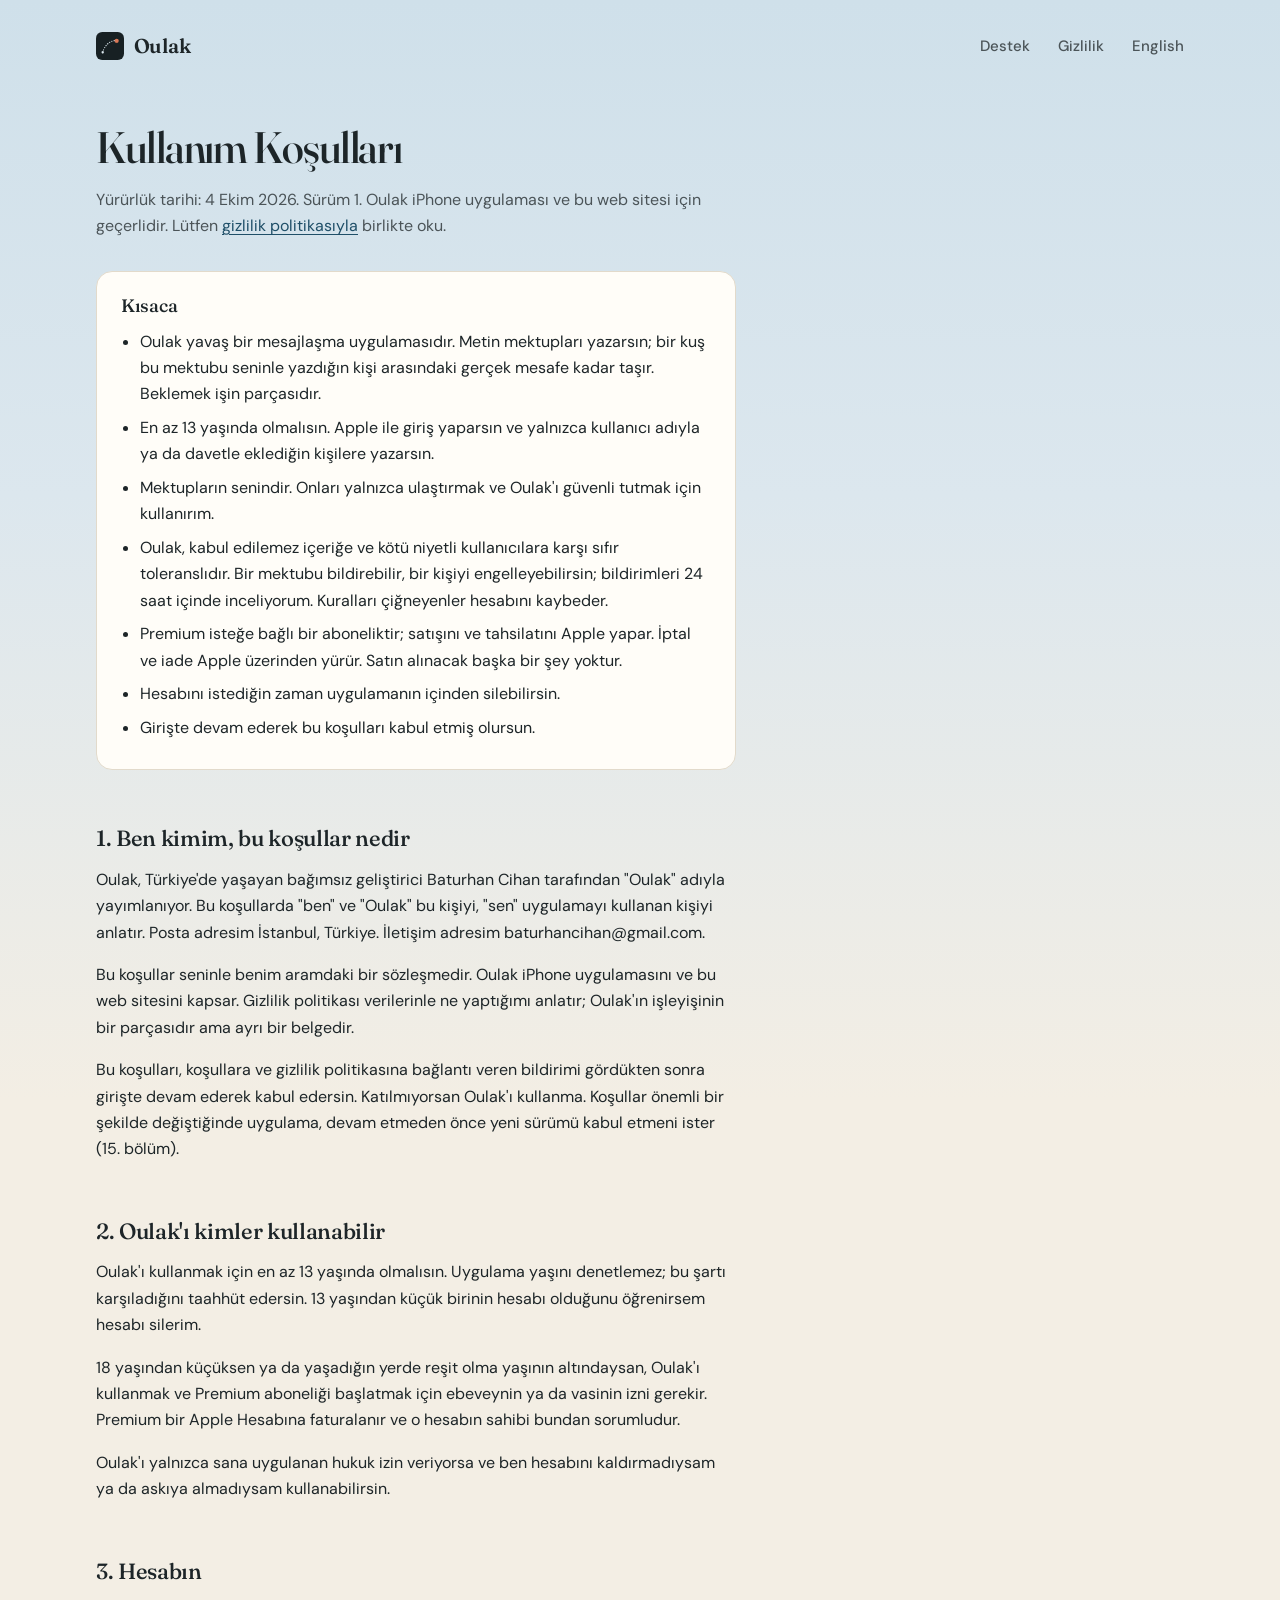
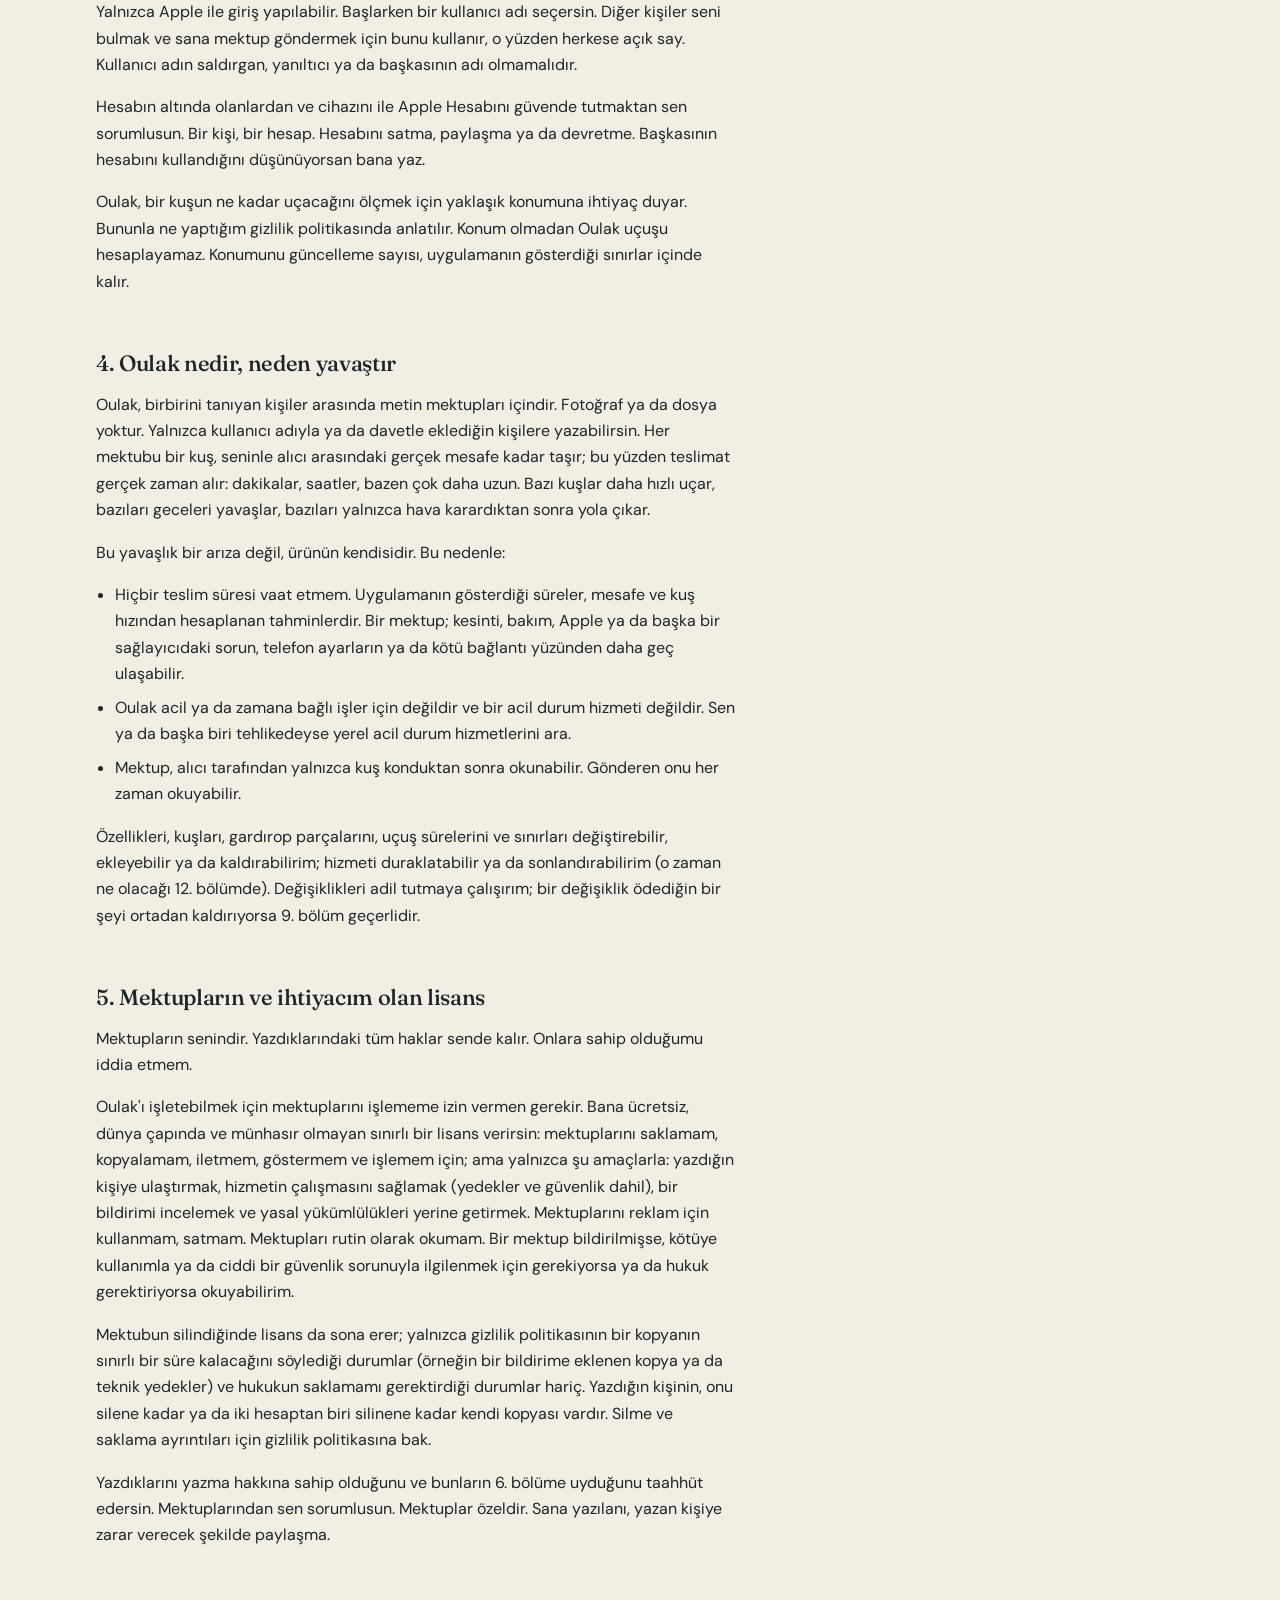
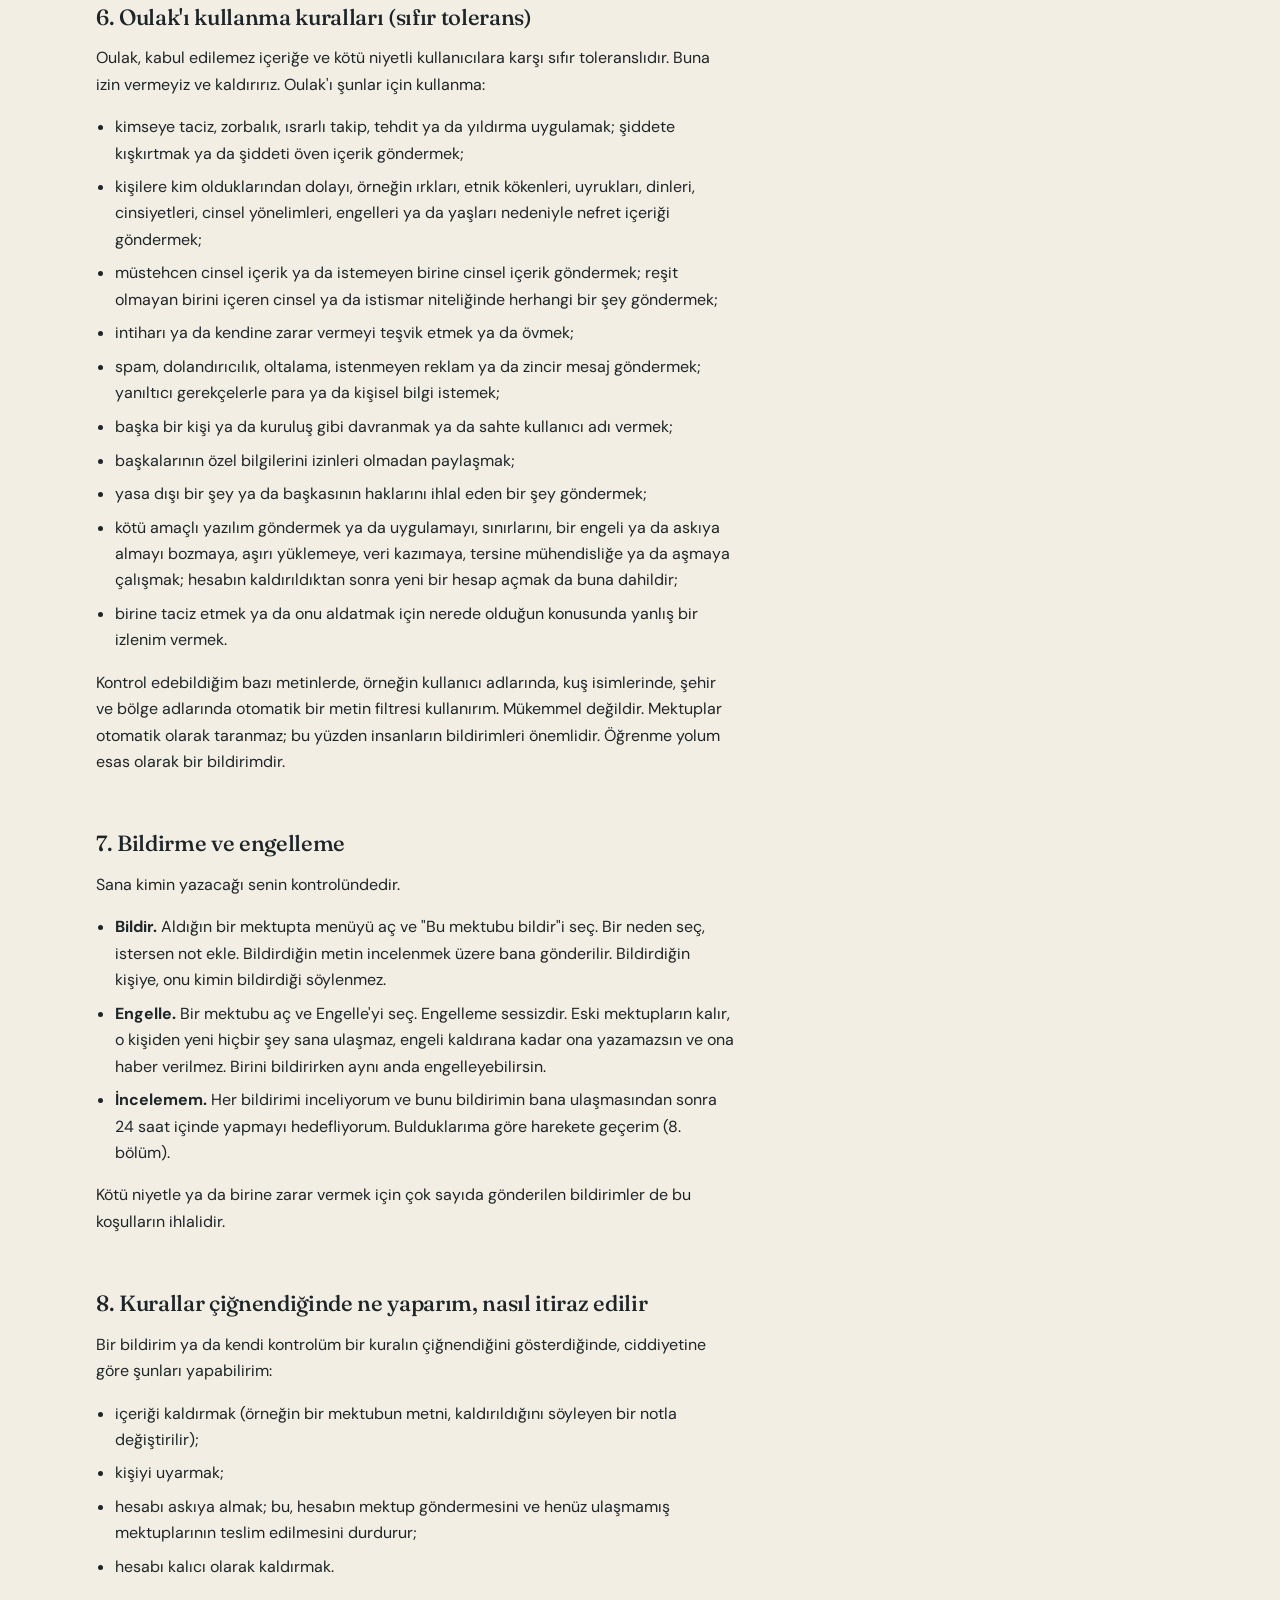
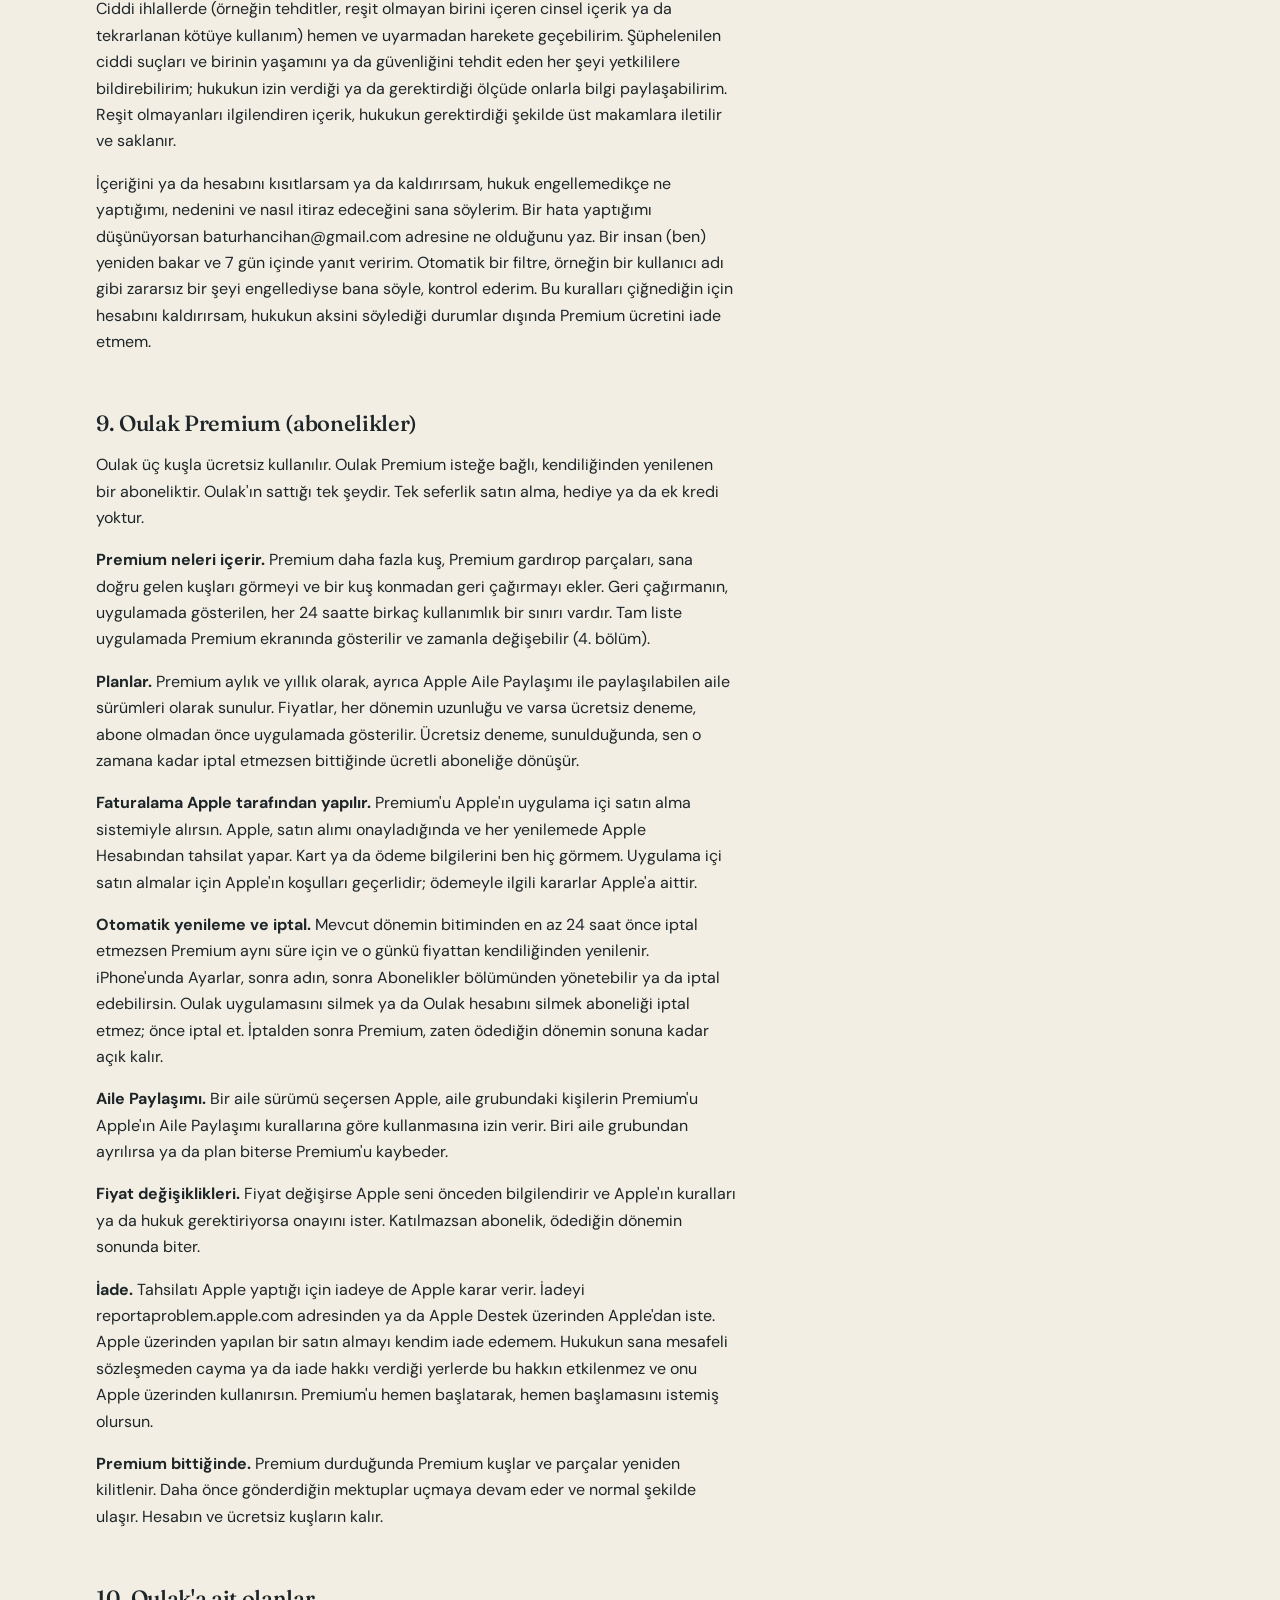
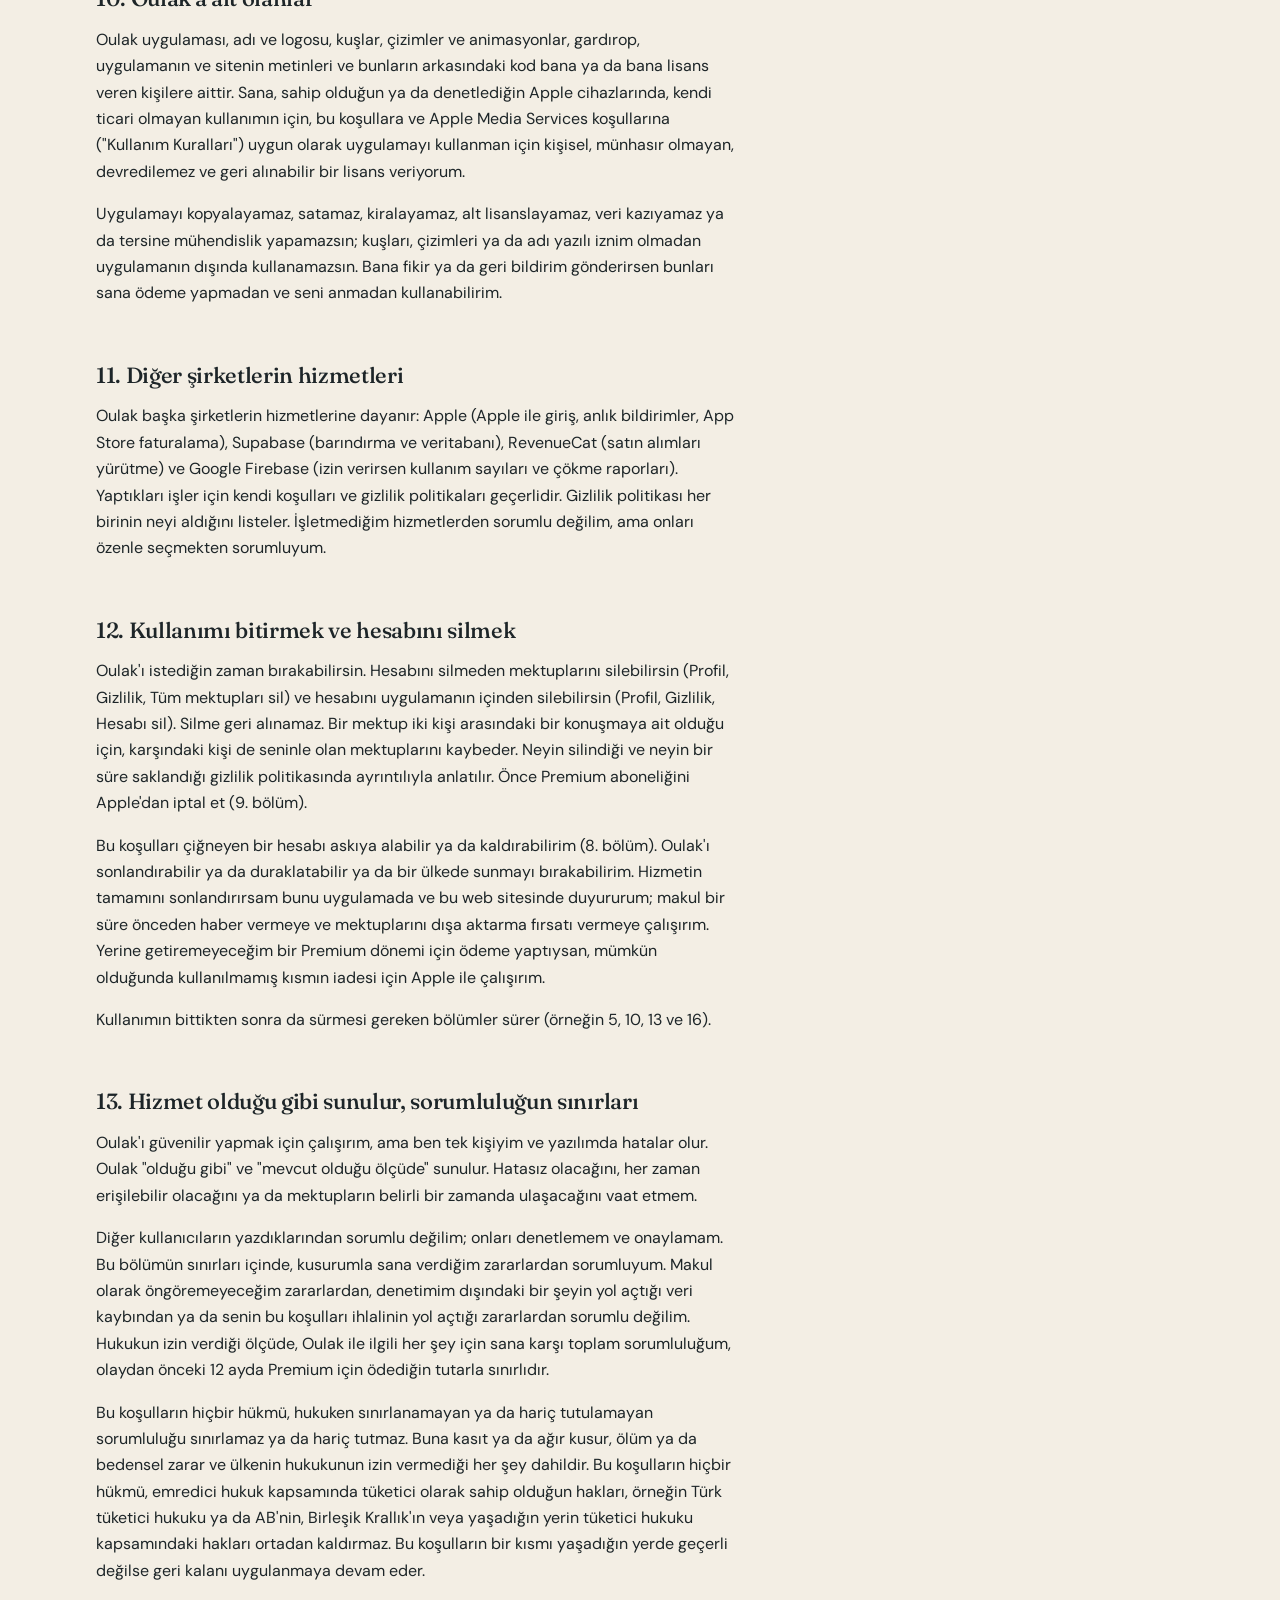
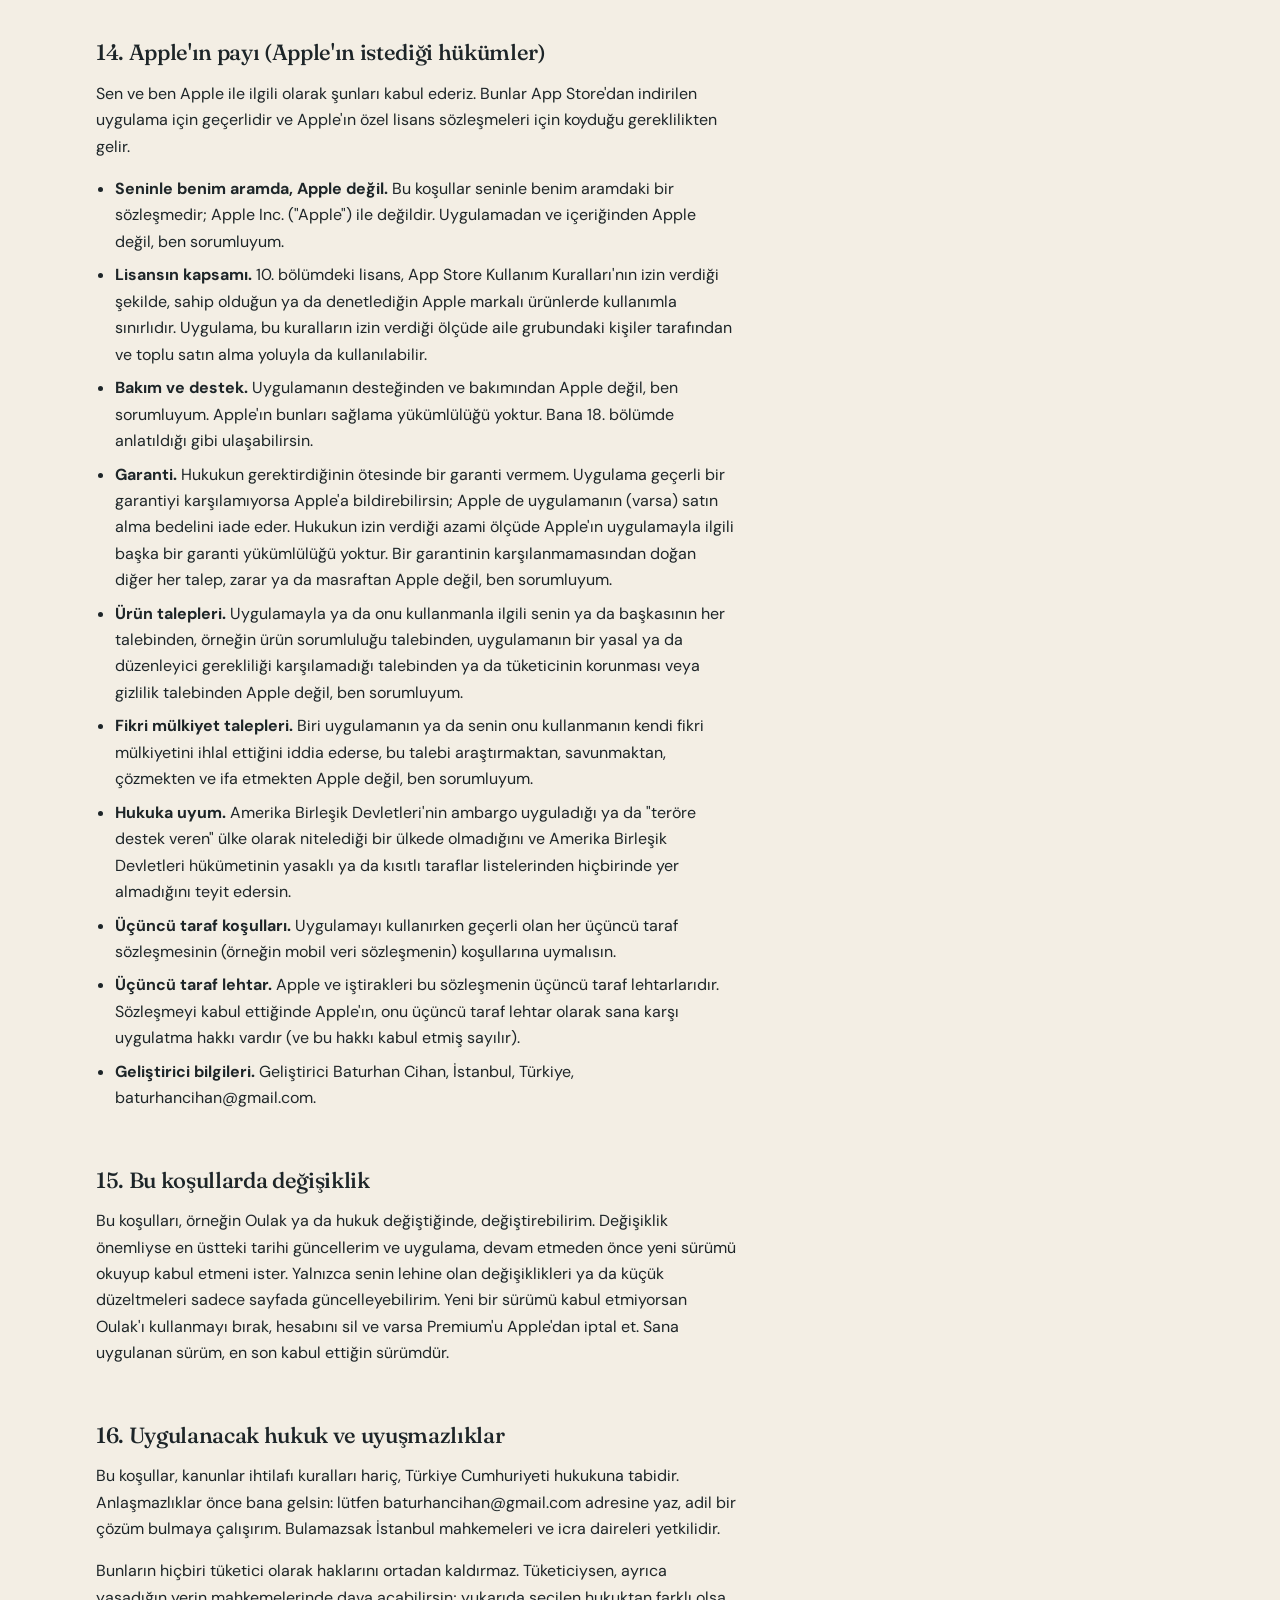
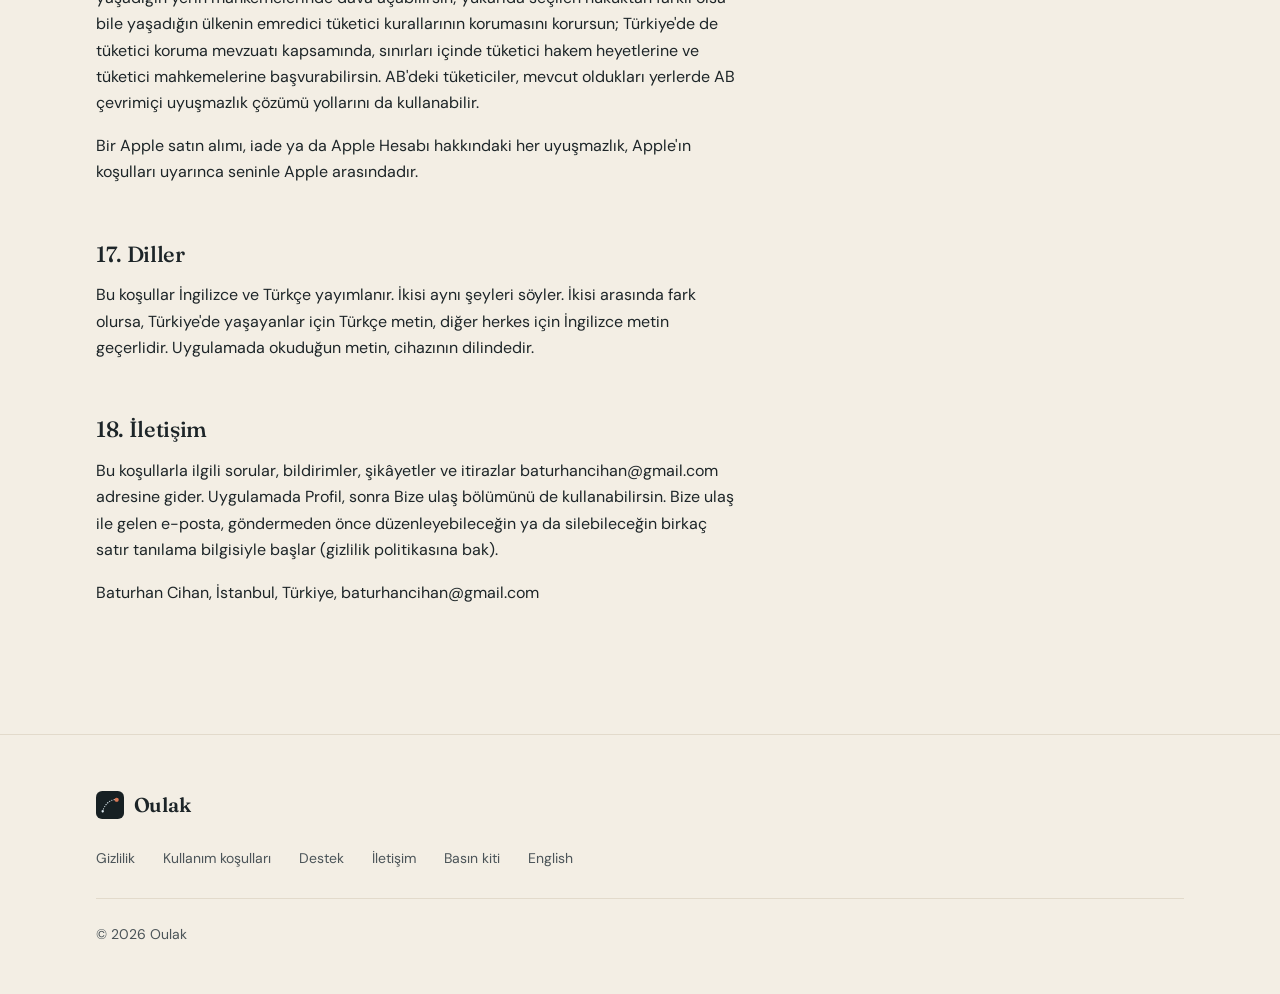
<file: tr/terms.html>
<!doctype html>
<html lang="tr">
<head>
<meta charset="utf-8">
<meta name="viewport" content="width=device-width, initial-scale=1">
<meta name="color-scheme" content="light">
<meta name="theme-color" content="#CFE0EA">
<title>Kullanım Koşulları | Oulak</title>
<meta name="description" content="Oulak uygulamasının kullanım koşulları: kimler kullanabilir, kurallar, bildirme ve engelleme, Premium abonelikler ve kullanımı nasıl bitirirsin.">
<link rel="alternate" hreflang="en" href="../terms.html">
<link rel="alternate" hreflang="tr" href="terms.html">
<link rel="alternate" hreflang="x-default" href="../terms.html">
<!-- TODO: once the site has a final domain, make og:image, og:url and the hreflang hrefs absolute URLs. -->
<meta property="og:type" content="website">
<meta property="og:site_name" content="Oulak">
<meta property="og:title" content="Kullanım Koşulları | Oulak">
<meta property="og:description" content="Oulak uygulamasının kullanım koşulları: kimler kullanabilir, kurallar, bildirme ve engelleme, Premium abonelikler ve kullanımı nasıl bitirirsin.">
<meta property="og:locale" content="tr_TR">
<meta property="og:locale:alternate" content="en_US">
<meta property="og:image" content="../img/og.png">
<meta name="twitter:card" content="summary">
<link rel="icon" type="image/png" sizes="32x32" href="../favicon-32.png">
<link rel="apple-touch-icon" href="../apple-touch-icon.png">
<link rel="stylesheet" href="../style.css?v=5">
</head>
<body>
<header class="site-head"><div class="wrap">
<a class="mark" href="index.html" aria-label="Oulak"><img src="../apple-touch-icon.png" alt="" width="28" height="28">Oulak</a>
<nav aria-label="Ana menü">
<a href="support.html">Destek</a>
<a href="privacy.html">Gizlilik</a>
<a href="../terms.html" hreflang="en" lang="en">English</a>
</nav>
</div></header>
<main class="doc"><div class="wrap">
<h1>Kullanım Koşulları</h1>
<p class="meta">Yürürlük tarihi: <time datetime="2026-10-04">4 Ekim 2026</time>. Sürüm 1. Oulak iPhone uygulaması ve bu web sitesi için geçerlidir. Lütfen <a href="privacy.html">gizlilik politikasıyla</a> birlikte oku.</p>
<div class="short"><h2>Kısaca</h2>
<ul>
<li>Oulak yavaş bir mesajlaşma uygulamasıdır. Metin mektupları yazarsın; bir kuş bu mektubu seninle yazdığın kişi arasındaki gerçek mesafe kadar taşır. Beklemek işin parçasıdır.</li>
<li>En az 13 yaşında olmalısın. Apple ile giriş yaparsın ve yalnızca kullanıcı adıyla ya da davetle eklediğin kişilere yazarsın.</li>
<li>Mektupların senindir. Onları yalnızca ulaştırmak ve Oulak'ı güvenli tutmak için kullanırım.</li>
<li>Oulak, kabul edilemez içeriğe ve kötü niyetli kullanıcılara karşı sıfır toleranslıdır. Bir mektubu bildirebilir, bir kişiyi engelleyebilirsin; bildirimleri 24 saat içinde inceliyorum. Kuralları çiğneyenler hesabını kaybeder.</li>
<li>Premium isteğe bağlı bir aboneliktir; satışını ve tahsilatını Apple yapar. İptal ve iade Apple üzerinden yürür. Satın alınacak başka bir şey yoktur.</li>
<li>Hesabını istediğin zaman uygulamanın içinden silebilirsin.</li>
<li>Girişte devam ederek bu koşulları kabul etmiş olursun.</li>
</ul>
</div>
<h2>1. Ben kimim, bu koşullar nedir</h2>
<p>Oulak, Türkiye'de yaşayan bağımsız geliştirici Baturhan Cihan tarafından "Oulak" adıyla yayımlanıyor. Bu koşullarda "ben" ve "Oulak" bu kişiyi, "sen" uygulamayı kullanan kişiyi anlatır. Posta adresim İstanbul, Türkiye. İletişim adresim baturhancihan@gmail.com.</p>
<p>Bu koşullar seninle benim aramdaki bir sözleşmedir. Oulak iPhone uygulamasını ve bu web sitesini kapsar. Gizlilik politikası verilerinle ne yaptığımı anlatır; Oulak'ın işleyişinin bir parçasıdır ama ayrı bir belgedir.</p>
<p>Bu koşulları, koşullara ve gizlilik politikasına bağlantı veren bildirimi gördükten sonra girişte devam ederek kabul edersin. Katılmıyorsan Oulak'ı kullanma. Koşullar önemli bir şekilde değiştiğinde uygulama, devam etmeden önce yeni sürümü kabul etmeni ister (15. bölüm).</p>
<h2>2. Oulak'ı kimler kullanabilir</h2>
<p>Oulak'ı kullanmak için en az 13 yaşında olmalısın. Uygulama yaşını denetlemez; bu şartı karşıladığını taahhüt edersin. 13 yaşından küçük birinin hesabı olduğunu öğrenirsem hesabı silerim.</p>
<p>18 yaşından küçüksen ya da yaşadığın yerde reşit olma yaşının altındaysan, Oulak'ı kullanmak ve Premium aboneliği başlatmak için ebeveynin ya da vasinin izni gerekir. Premium bir Apple Hesabına faturalanır ve o hesabın sahibi bundan sorumludur.</p>
<p>Oulak'ı yalnızca sana uygulanan hukuk izin veriyorsa ve ben hesabını kaldırmadıysam ya da askıya almadıysam kullanabilirsin.</p>
<h2>3. Hesabın</h2>
<p>Yalnızca Apple ile giriş yapılabilir. Başlarken bir kullanıcı adı seçersin. Diğer kişiler seni bulmak ve sana mektup göndermek için bunu kullanır, o yüzden herkese açık say. Kullanıcı adın saldırgan, yanıltıcı ya da başkasının adı olmamalıdır.</p>
<p>Hesabın altında olanlardan ve cihazını ile Apple Hesabını güvende tutmaktan sen sorumlusun. Bir kişi, bir hesap. Hesabını satma, paylaşma ya da devretme. Başkasının hesabını kullandığını düşünüyorsan bana yaz.</p>
<p>Oulak, bir kuşun ne kadar uçacağını ölçmek için yaklaşık konumuna ihtiyaç duyar. Bununla ne yaptığım gizlilik politikasında anlatılır. Konum olmadan Oulak uçuşu hesaplayamaz. Konumunu güncelleme sayısı, uygulamanın gösterdiği sınırlar içinde kalır.</p>
<h2>4. Oulak nedir, neden yavaştır</h2>
<p>Oulak, birbirini tanıyan kişiler arasında metin mektupları içindir. Fotoğraf ya da dosya yoktur. Yalnızca kullanıcı adıyla ya da davetle eklediğin kişilere yazabilirsin. Her mektubu bir kuş, seninle alıcı arasındaki gerçek mesafe kadar taşır; bu yüzden teslimat gerçek zaman alır: dakikalar, saatler, bazen çok daha uzun. Bazı kuşlar daha hızlı uçar, bazıları geceleri yavaşlar, bazıları yalnızca hava karardıktan sonra yola çıkar.</p>
<p>Bu yavaşlık bir arıza değil, ürünün kendisidir. Bu nedenle:</p>
<ul>
<li>Hiçbir teslim süresi vaat etmem. Uygulamanın gösterdiği süreler, mesafe ve kuş hızından hesaplanan tahminlerdir. Bir mektup; kesinti, bakım, Apple ya da başka bir sağlayıcıdaki sorun, telefon ayarların ya da kötü bağlantı yüzünden daha geç ulaşabilir.</li>
<li>Oulak acil ya da zamana bağlı işler için değildir ve bir acil durum hizmeti değildir. Sen ya da başka biri tehlikedeyse yerel acil durum hizmetlerini ara.</li>
<li>Mektup, alıcı tarafından yalnızca kuş konduktan sonra okunabilir. Gönderen onu her zaman okuyabilir.</li>
</ul>
<p>Özellikleri, kuşları, gardırop parçalarını, uçuş sürelerini ve sınırları değiştirebilir, ekleyebilir ya da kaldırabilirim; hizmeti duraklatabilir ya da sonlandırabilirim (o zaman ne olacağı 12. bölümde). Değişiklikleri adil tutmaya çalışırım; bir değişiklik ödediğin bir şeyi ortadan kaldırıyorsa 9. bölüm geçerlidir.</p>
<h2>5. Mektupların ve ihtiyacım olan lisans</h2>
<p>Mektupların senindir. Yazdıklarındaki tüm haklar sende kalır. Onlara sahip olduğumu iddia etmem.</p>
<p>Oulak'ı işletebilmek için mektuplarını işlememe izin vermen gerekir. Bana ücretsiz, dünya çapında ve münhasır olmayan sınırlı bir lisans verirsin: mektuplarını saklamam, kopyalamam, iletmem, göstermem ve işlemem için; ama yalnızca şu amaçlarla: yazdığın kişiye ulaştırmak, hizmetin çalışmasını sağlamak (yedekler ve güvenlik dahil), bir bildirimi incelemek ve yasal yükümlülükleri yerine getirmek. Mektuplarını reklam için kullanmam, satmam. Mektupları rutin olarak okumam. Bir mektup bildirilmişse, kötüye kullanımla ya da ciddi bir güvenlik sorunuyla ilgilenmek için gerekiyorsa ya da hukuk gerektiriyorsa okuyabilirim.</p>
<p>Mektubun silindiğinde lisans da sona erer; yalnızca gizlilik politikasının bir kopyanın sınırlı bir süre kalacağını söylediği durumlar (örneğin bir bildirime eklenen kopya ya da teknik yedekler) ve hukukun saklamamı gerektirdiği durumlar hariç. Yazdığın kişinin, onu silene kadar ya da iki hesaptan biri silinene kadar kendi kopyası vardır. Silme ve saklama ayrıntıları için gizlilik politikasına bak.</p>
<p>Yazdıklarını yazma hakkına sahip olduğunu ve bunların 6. bölüme uyduğunu taahhüt edersin. Mektuplarından sen sorumlusun. Mektuplar özeldir. Sana yazılanı, yazan kişiye zarar verecek şekilde paylaşma.</p>
<h2>6. Oulak'ı kullanma kuralları (sıfır tolerans)</h2>
<p>Oulak, kabul edilemez içeriğe ve kötü niyetli kullanıcılara karşı sıfır toleranslıdır. Buna izin vermeyiz ve kaldırırız. Oulak'ı şunlar için kullanma:</p>
<ul>
<li>kimseye taciz, zorbalık, ısrarlı takip, tehdit ya da yıldırma uygulamak; şiddete kışkırtmak ya da şiddeti öven içerik göndermek;</li>
<li>kişilere kim olduklarından dolayı, örneğin ırkları, etnik kökenleri, uyrukları, dinleri, cinsiyetleri, cinsel yönelimleri, engelleri ya da yaşları nedeniyle nefret içeriği göndermek;</li>
<li>müstehcen cinsel içerik ya da istemeyen birine cinsel içerik göndermek; reşit olmayan birini içeren cinsel ya da istismar niteliğinde herhangi bir şey göndermek;</li>
<li>intiharı ya da kendine zarar vermeyi teşvik etmek ya da övmek;</li>
<li>spam, dolandırıcılık, oltalama, istenmeyen reklam ya da zincir mesaj göndermek; yanıltıcı gerekçelerle para ya da kişisel bilgi istemek;</li>
<li>başka bir kişi ya da kuruluş gibi davranmak ya da sahte kullanıcı adı vermek;</li>
<li>başkalarının özel bilgilerini izinleri olmadan paylaşmak;</li>
<li>yasa dışı bir şey ya da başkasının haklarını ihlal eden bir şey göndermek;</li>
<li>kötü amaçlı yazılım göndermek ya da uygulamayı, sınırlarını, bir engeli ya da askıya almayı bozmaya, aşırı yüklemeye, veri kazımaya, tersine mühendisliğe ya da aşmaya çalışmak; hesabın kaldırıldıktan sonra yeni bir hesap açmak da buna dahildir;</li>
<li>birine taciz etmek ya da onu aldatmak için nerede olduğun konusunda yanlış bir izlenim vermek.</li>
</ul>
<p>Kontrol edebildiğim bazı metinlerde, örneğin kullanıcı adlarında, kuş isimlerinde, şehir ve bölge adlarında otomatik bir metin filtresi kullanırım. Mükemmel değildir. Mektuplar otomatik olarak taranmaz; bu yüzden insanların bildirimleri önemlidir. Öğrenme yolum esas olarak bir bildirimdir.</p>
<h2>7. Bildirme ve engelleme</h2>
<p>Sana kimin yazacağı senin kontrolündedir.</p>
<ul>
<li><strong>Bildir.</strong> Aldığın bir mektupta menüyü aç ve "Bu mektubu bildir"i seç. Bir neden seç, istersen not ekle. Bildirdiğin metin incelenmek üzere bana gönderilir. Bildirdiğin kişiye, onu kimin bildirdiği söylenmez.</li>
<li><strong>Engelle.</strong> Bir mektubu aç ve Engelle'yi seç. Engelleme sessizdir. Eski mektupların kalır, o kişiden yeni hiçbir şey sana ulaşmaz, engeli kaldırana kadar ona yazamazsın ve ona haber verilmez. Birini bildirirken aynı anda engelleyebilirsin.</li>
<li><strong>İncelemem.</strong> Her bildirimi inceliyorum ve bunu bildirimin bana ulaşmasından sonra 24 saat içinde yapmayı hedefliyorum. Bulduklarıma göre harekete geçerim (8. bölüm).</li>
</ul>
<p>Kötü niyetle ya da birine zarar vermek için çok sayıda gönderilen bildirimler de bu koşulların ihlalidir.</p>
<h2>8. Kurallar çiğnendiğinde ne yaparım, nasıl itiraz edilir</h2>
<p>Bir bildirim ya da kendi kontrolüm bir kuralın çiğnendiğini gösterdiğinde, ciddiyetine göre şunları yapabilirim:</p>
<ul>
<li>içeriği kaldırmak (örneğin bir mektubun metni, kaldırıldığını söyleyen bir notla değiştirilir);</li>
<li>kişiyi uyarmak;</li>
<li>hesabı askıya almak; bu, hesabın mektup göndermesini ve henüz ulaşmamış mektuplarının teslim edilmesini durdurur;</li>
<li>hesabı kalıcı olarak kaldırmak.</li>
</ul>
<p>Ciddi ihlallerde (örneğin tehditler, reşit olmayan birini içeren cinsel içerik ya da tekrarlanan kötüye kullanım) hemen ve uyarmadan harekete geçebilirim. Şüphelenilen ciddi suçları ve birinin yaşamını ya da güvenliğini tehdit eden her şeyi yetkililere bildirebilirim; hukukun izin verdiği ya da gerektirdiği ölçüde onlarla bilgi paylaşabilirim. Reşit olmayanları ilgilendiren içerik, hukukun gerektirdiği şekilde üst makamlara iletilir ve saklanır.</p>
<p>İçeriğini ya da hesabını kısıtlarsam ya da kaldırırsam, hukuk engellemedikçe ne yaptığımı, nedenini ve nasıl itiraz edeceğini sana söylerim. Bir hata yaptığımı düşünüyorsan baturhancihan@gmail.com adresine ne olduğunu yaz. Bir insan (ben) yeniden bakar ve 7 gün içinde yanıt veririm. Otomatik bir filtre, örneğin bir kullanıcı adı gibi zararsız bir şeyi engellediyse bana söyle, kontrol ederim. Bu kuralları çiğnediğin için hesabını kaldırırsam, hukukun aksini söylediği durumlar dışında Premium ücretini iade etmem.</p>
<h2>9. Oulak Premium (abonelikler)</h2>
<p>Oulak üç kuşla ücretsiz kullanılır. Oulak Premium isteğe bağlı, kendiliğinden yenilenen bir aboneliktir. Oulak'ın sattığı tek şeydir. Tek seferlik satın alma, hediye ya da ek kredi yoktur.</p>
<p><strong>Premium neleri içerir.</strong> Premium daha fazla kuş, Premium gardırop parçaları, sana doğru gelen kuşları görmeyi ve bir kuş konmadan geri çağırmayı ekler. Geri çağırmanın, uygulamada gösterilen, her 24 saatte birkaç kullanımlık bir sınırı vardır. Tam liste uygulamada Premium ekranında gösterilir ve zamanla değişebilir (4. bölüm).</p>
<p><strong>Planlar.</strong> Premium aylık ve yıllık olarak, ayrıca Apple Aile Paylaşımı ile paylaşılabilen aile sürümleri olarak sunulur. Fiyatlar, her dönemin uzunluğu ve varsa ücretsiz deneme, abone olmadan önce uygulamada gösterilir. Ücretsiz deneme, sunulduğunda, sen o zamana kadar iptal etmezsen bittiğinde ücretli aboneliğe dönüşür.</p>
<p><strong>Faturalama Apple tarafından yapılır.</strong> Premium'u Apple'ın uygulama içi satın alma sistemiyle alırsın. Apple, satın alımı onayladığında ve her yenilemede Apple Hesabından tahsilat yapar. Kart ya da ödeme bilgilerini ben hiç görmem. Uygulama içi satın almalar için Apple'ın koşulları geçerlidir; ödemeyle ilgili kararlar Apple'a aittir.</p>
<p><strong>Otomatik yenileme ve iptal.</strong> Mevcut dönemin bitiminden en az 24 saat önce iptal etmezsen Premium aynı süre için ve o günkü fiyattan kendiliğinden yenilenir. iPhone'unda Ayarlar, sonra adın, sonra Abonelikler bölümünden yönetebilir ya da iptal edebilirsin. Oulak uygulamasını silmek ya da Oulak hesabını silmek aboneliği iptal etmez; önce iptal et. İptalden sonra Premium, zaten ödediğin dönemin sonuna kadar açık kalır.</p>
<p><strong>Aile Paylaşımı.</strong> Bir aile sürümü seçersen Apple, aile grubundaki kişilerin Premium'u Apple'ın Aile Paylaşımı kurallarına göre kullanmasına izin verir. Biri aile grubundan ayrılırsa ya da plan biterse Premium'u kaybeder.</p>
<p><strong>Fiyat değişiklikleri.</strong> Fiyat değişirse Apple seni önceden bilgilendirir ve Apple'ın kuralları ya da hukuk gerektiriyorsa onayını ister. Katılmazsan abonelik, ödediğin dönemin sonunda biter.</p>
<p><strong>İade.</strong> Tahsilatı Apple yaptığı için iadeye de Apple karar verir. İadeyi reportaproblem.apple.com adresinden ya da Apple Destek üzerinden Apple'dan iste. Apple üzerinden yapılan bir satın almayı kendim iade edemem. Hukukun sana mesafeli sözleşmeden cayma ya da iade hakkı verdiği yerlerde bu hakkın etkilenmez ve onu Apple üzerinden kullanırsın. Premium'u hemen başlatarak, hemen başlamasını istemiş olursun.</p>
<p><strong>Premium bittiğinde.</strong> Premium durduğunda Premium kuşlar ve parçalar yeniden kilitlenir. Daha önce gönderdiğin mektuplar uçmaya devam eder ve normal şekilde ulaşır. Hesabın ve ücretsiz kuşların kalır.</p>
<h2>10. Oulak'a ait olanlar</h2>
<p>Oulak uygulaması, adı ve logosu, kuşlar, çizimler ve animasyonlar, gardırop, uygulamanın ve sitenin metinleri ve bunların arkasındaki kod bana ya da bana lisans veren kişilere aittir. Sana, sahip olduğun ya da denetlediğin Apple cihazlarında, kendi ticari olmayan kullanımın için, bu koşullara ve Apple Media Services koşullarına ("Kullanım Kuralları") uygun olarak uygulamayı kullanman için kişisel, münhasır olmayan, devredilemez ve geri alınabilir bir lisans veriyorum.</p>
<p>Uygulamayı kopyalayamaz, satamaz, kiralayamaz, alt lisanslayamaz, veri kazıyamaz ya da tersine mühendislik yapamazsın; kuşları, çizimleri ya da adı yazılı iznim olmadan uygulamanın dışında kullanamazsın. Bana fikir ya da geri bildirim gönderirsen bunları sana ödeme yapmadan ve seni anmadan kullanabilirim.</p>
<h2>11. Diğer şirketlerin hizmetleri</h2>
<p>Oulak başka şirketlerin hizmetlerine dayanır: Apple (Apple ile giriş, anlık bildirimler, App Store faturalama), Supabase (barındırma ve veritabanı), RevenueCat (satın alımları yürütme) ve Google Firebase (izin verirsen kullanım sayıları ve çökme raporları). Yaptıkları işler için kendi koşulları ve gizlilik politikaları geçerlidir. Gizlilik politikası her birinin neyi aldığını listeler. İşletmediğim hizmetlerden sorumlu değilim, ama onları özenle seçmekten sorumluyum.</p>
<h2>12. Kullanımı bitirmek ve hesabını silmek</h2>
<p>Oulak'ı istediğin zaman bırakabilirsin. Hesabını silmeden mektuplarını silebilirsin (Profil, Gizlilik, Tüm mektupları sil) ve hesabını uygulamanın içinden silebilirsin (Profil, Gizlilik, Hesabı sil). Silme geri alınamaz. Bir mektup iki kişi arasındaki bir konuşmaya ait olduğu için, karşındaki kişi de seninle olan mektuplarını kaybeder. Neyin silindiği ve neyin bir süre saklandığı gizlilik politikasında ayrıntılıyla anlatılır. Önce Premium aboneliğini Apple'dan iptal et (9. bölüm).</p>
<p>Bu koşulları çiğneyen bir hesabı askıya alabilir ya da kaldırabilirim (8. bölüm). Oulak'ı sonlandırabilir ya da duraklatabilir ya da bir ülkede sunmayı bırakabilirim. Hizmetin tamamını sonlandırırsam bunu uygulamada ve bu web sitesinde duyururum; makul bir süre önceden haber vermeye ve mektuplarını dışa aktarma fırsatı vermeye çalışırım. Yerine getiremeyeceğim bir Premium dönemi için ödeme yaptıysan, mümkün olduğunda kullanılmamış kısmın iadesi için Apple ile çalışırım.</p>
<p>Kullanımın bittikten sonra da sürmesi gereken bölümler sürer (örneğin 5, 10, 13 ve 16).</p>
<h2>13. Hizmet olduğu gibi sunulur, sorumluluğun sınırları</h2>
<p>Oulak'ı güvenilir yapmak için çalışırım, ama ben tek kişiyim ve yazılımda hatalar olur. Oulak "olduğu gibi" ve "mevcut olduğu ölçüde" sunulur. Hatasız olacağını, her zaman erişilebilir olacağını ya da mektupların belirli bir zamanda ulaşacağını vaat etmem.</p>
<p>Diğer kullanıcıların yazdıklarından sorumlu değilim; onları denetlemem ve onaylamam. Bu bölümün sınırları içinde, kusurumla sana verdiğim zararlardan sorumluyum. Makul olarak öngöremeyeceğim zararlardan, denetimim dışındaki bir şeyin yol açtığı veri kaybından ya da senin bu koşulları ihlalinin yol açtığı zararlardan sorumlu değilim. Hukukun izin verdiği ölçüde, Oulak ile ilgili her şey için sana karşı toplam sorumluluğum, olaydan önceki 12 ayda Premium için ödediğin tutarla sınırlıdır.</p>
<p>Bu koşulların hiçbir hükmü, hukuken sınırlanamayan ya da hariç tutulamayan sorumluluğu sınırlamaz ya da hariç tutmaz. Buna kasıt ya da ağır kusur, ölüm ya da bedensel zarar ve ülkenin hukukunun izin vermediği her şey dahildir. Bu koşulların hiçbir hükmü, emredici hukuk kapsamında tüketici olarak sahip olduğun hakları, örneğin Türk tüketici hukuku ya da AB'nin, Birleşik Krallık'ın veya yaşadığın yerin tüketici hukuku kapsamındaki hakları ortadan kaldırmaz. Bu koşulların bir kısmı yaşadığın yerde geçerli değilse geri kalanı uygulanmaya devam eder.</p>
<h2>14. Apple'ın payı (Apple'ın istediği hükümler)</h2>
<p>Sen ve ben Apple ile ilgili olarak şunları kabul ederiz. Bunlar App Store'dan indirilen uygulama için geçerlidir ve Apple'ın özel lisans sözleşmeleri için koyduğu gereklilikten gelir.</p>
<ul>
<li><strong>Seninle benim aramda, Apple değil.</strong> Bu koşullar seninle benim aramdaki bir sözleşmedir; Apple Inc. ("Apple") ile değildir. Uygulamadan ve içeriğinden Apple değil, ben sorumluyum.</li>
<li><strong>Lisansın kapsamı.</strong> 10. bölümdeki lisans, App Store Kullanım Kuralları'nın izin verdiği şekilde, sahip olduğun ya da denetlediğin Apple markalı ürünlerde kullanımla sınırlıdır. Uygulama, bu kuralların izin verdiği ölçüde aile grubundaki kişiler tarafından ve toplu satın alma yoluyla da kullanılabilir.</li>
<li><strong>Bakım ve destek.</strong> Uygulamanın desteğinden ve bakımından Apple değil, ben sorumluyum. Apple'ın bunları sağlama yükümlülüğü yoktur. Bana 18. bölümde anlatıldığı gibi ulaşabilirsin.</li>
<li><strong>Garanti.</strong> Hukukun gerektirdiğinin ötesinde bir garanti vermem. Uygulama geçerli bir garantiyi karşılamıyorsa Apple'a bildirebilirsin; Apple de uygulamanın (varsa) satın alma bedelini iade eder. Hukukun izin verdiği azami ölçüde Apple'ın uygulamayla ilgili başka bir garanti yükümlülüğü yoktur. Bir garantinin karşılanmamasından doğan diğer her talep, zarar ya da masraftan Apple değil, ben sorumluyum.</li>
<li><strong>Ürün talepleri.</strong> Uygulamayla ya da onu kullanmanla ilgili senin ya da başkasının her talebinden, örneğin ürün sorumluluğu talebinden, uygulamanın bir yasal ya da düzenleyici gerekliliği karşılamadığı talebinden ya da tüketicinin korunması veya gizlilik talebinden Apple değil, ben sorumluyum.</li>
<li><strong>Fikri mülkiyet talepleri.</strong> Biri uygulamanın ya da senin onu kullanmanın kendi fikri mülkiyetini ihlal ettiğini iddia ederse, bu talebi araştırmaktan, savunmaktan, çözmekten ve ifa etmekten Apple değil, ben sorumluyum.</li>
<li><strong>Hukuka uyum.</strong> Amerika Birleşik Devletleri'nin ambargo uyguladığı ya da "teröre destek veren" ülke olarak nitelediği bir ülkede olmadığını ve Amerika Birleşik Devletleri hükümetinin yasaklı ya da kısıtlı taraflar listelerinden hiçbirinde yer almadığını teyit edersin.</li>
<li><strong>Üçüncü taraf koşulları.</strong> Uygulamayı kullanırken geçerli olan her üçüncü taraf sözleşmesinin (örneğin mobil veri sözleşmenin) koşullarına uymalısın.</li>
<li><strong>Üçüncü taraf lehtar.</strong> Apple ve iştirakleri bu sözleşmenin üçüncü taraf lehtarlarıdır. Sözleşmeyi kabul ettiğinde Apple'ın, onu üçüncü taraf lehtar olarak sana karşı uygulatma hakkı vardır (ve bu hakkı kabul etmiş sayılır).</li>
<li><strong>Geliştirici bilgileri.</strong> Geliştirici Baturhan Cihan, İstanbul, Türkiye, baturhancihan@gmail.com.</li>
</ul>
<h2>15. Bu koşullarda değişiklik</h2>
<p>Bu koşulları, örneğin Oulak ya da hukuk değiştiğinde, değiştirebilirim. Değişiklik önemliyse en üstteki tarihi güncellerim ve uygulama, devam etmeden önce yeni sürümü okuyup kabul etmeni ister. Yalnızca senin lehine olan değişiklikleri ya da küçük düzeltmeleri sadece sayfada güncelleyebilirim. Yeni bir sürümü kabul etmiyorsan Oulak'ı kullanmayı bırak, hesabını sil ve varsa Premium'u Apple'dan iptal et. Sana uygulanan sürüm, en son kabul ettiğin sürümdür.</p>
<h2>16. Uygulanacak hukuk ve uyuşmazlıklar</h2>
<p>Bu koşullar, kanunlar ihtilafı kuralları hariç, Türkiye Cumhuriyeti hukukuna tabidir. Anlaşmazlıklar önce bana gelsin: lütfen baturhancihan@gmail.com adresine yaz, adil bir çözüm bulmaya çalışırım. Bulamazsak İstanbul mahkemeleri ve icra daireleri yetkilidir.</p>
<p>Bunların hiçbiri tüketici olarak haklarını ortadan kaldırmaz. Tüketiciysen, ayrıca yaşadığın yerin mahkemelerinde dava açabilirsin; yukarıda seçilen hukuktan farklı olsa bile yaşadığın ülkenin emredici tüketici kurallarının korumasını korursun; Türkiye'de de tüketici koruma mevzuatı kapsamında, sınırları içinde tüketici hakem heyetlerine ve tüketici mahkemelerine başvurabilirsin. AB'deki tüketiciler, mevcut oldukları yerlerde AB çevrimiçi uyuşmazlık çözümü yollarını da kullanabilir.</p>
<p>Bir Apple satın alımı, iade ya da Apple Hesabı hakkındaki her uyuşmazlık, Apple'ın koşulları uyarınca seninle Apple arasındadır.</p>
<h2>17. Diller</h2>
<p>Bu koşullar İngilizce ve Türkçe yayımlanır. İkisi aynı şeyleri söyler. İkisi arasında fark olursa, Türkiye'de yaşayanlar için Türkçe metin, diğer herkes için İngilizce metin geçerlidir. Uygulamada okuduğun metin, cihazının dilindedir.</p>
<h2>18. İletişim</h2>
<p>Bu koşullarla ilgili sorular, bildirimler, şikâyetler ve itirazlar baturhancihan@gmail.com adresine gider. Uygulamada Profil, sonra Bize ulaş bölümünü de kullanabilirsin. Bize ulaş ile gelen e-posta, göndermeden önce düzenleyebileceğin ya da silebileceğin birkaç satır tanılama bilgisiyle başlar (gizlilik politikasına bak).</p>
<p>Baturhan Cihan, İstanbul, Türkiye, baturhancihan@gmail.com</p>
</div></main>
<footer class="site-foot"><div class="wrap">
<a class="mark" href="index.html" aria-label="Oulak"><img src="../apple-touch-icon.png" alt="" width="28" height="28">Oulak</a>
<nav aria-label="Alt menü">
<a href="privacy.html">Gizlilik</a>
<a href="terms.html">Kullanım koşulları</a>
<a href="support.html">Destek</a>
<a href="contact.html">İletişim</a>
<a href="press.html">Basın kiti</a>
<a href="../terms.html" hreflang="en" lang="en">English</a>
</nav>
<p class="made">© 2026 Oulak</p>
</div></footer>
</body>
</html>
</file>
<file: style.css>
/* Oulak site, v2. Plain CSS, no build step. Fonts are self hosted (SIL OFL, see fonts/).
   One light theme: soft sky blue fading to warm paper, thin serif headings, plenty of air.
   The bird picker in the flock section is pure CSS (radio inputs); its per bird rules live in an inline <style> in index.html and tr/index.html. */

@font-face { font-family: "Fraunces"; src: url("fonts/Fraunces-Variable.ttf") format("truetype"); font-weight: 100 900; font-display: swap; }
@font-face { font-family: "DM Sans"; src: url("fonts/DMSans-Variable.ttf") format("truetype"); font-weight: 100 1000; font-display: swap; }
@font-face { font-family: "Caveat"; src: url("fonts/Caveat-Variable.ttf") format("truetype"); font-weight: 400 700; font-display: swap; }

:root {
  --paper: #f3eee4;
  --surface: #fffdf8;
  --ink: #1d2528;
  --ink-2: #4b5458;
  --accent: #2c6a8a;
  --accent-deep: #1f4f68;
  --border: #e2dacb;
  --track: #e9e2d4;
  --seal: #22335e;
  --sky: linear-gradient(180deg, #cfe0ea 0%, #dce7ee 45%, #f3eee4 100%);
  --serif: "Fraunces", "Iowan Old Style", Georgia, serif;
  --sans: "DM Sans", system-ui, -apple-system, "Segoe UI", sans-serif;
  --hand: "Caveat", "Segoe Print", cursive;
  --gutter: 1.5rem;
  --r-note: 10px;
  --shadow-note: 0 30px 50px -26px rgba(29, 37, 40, 0.4);
  --tilt-a: -2.5deg;
  --tilt-b: 1.5deg;
  --tilt-c: -1deg;
  --wide: 72rem;
  --prose: 40rem;
}

*, *::before, *::after { box-sizing: border-box; }
html { -webkit-text-size-adjust: 100%; }
@media (prefers-reduced-motion: no-preference) { html { scroll-behavior: smooth; } }

body {
  margin: 0;
  background: var(--paper) var(--sky) top / 100% 1100px no-repeat;
  color: var(--ink);
  font-family: var(--sans);
  font-size: 1rem;
  line-height: 1.65;
  overflow-wrap: break-word;
}
body.home { overflow-x: hidden; }
body:not(.home) { display: flex; flex-direction: column; min-height: 100vh; }
body:not(.home) > main { flex: 1 0 auto; }
body:not(.home) > svg { flex: none; }

img, svg { max-width: 100%; }
a { color: var(--accent-deep); text-underline-offset: 0.18em; text-decoration-thickness: 0.07em; }
a:hover { text-decoration-thickness: 0.14em; }
:focus-visible { outline: 3px solid var(--accent-deep); outline-offset: 3px; border-radius: 2px; }

.wrap { width: 100%; max-width: var(--wide); margin: 0 auto; padding: 0 var(--gutter); }
.sr { position: absolute; width: 1px; height: 1px; margin: -1px; padding: 0; overflow: hidden; clip: rect(0 0 0 0); white-space: nowrap; border: 0; }
.skip { position: absolute; left: 0.5rem; top: -4rem; z-index: 10; background: var(--ink); color: var(--surface); padding: 0.6rem 1rem; border-radius: 0.5rem; font-weight: 600; }
.skip:focus { top: 0.5rem; }

/* Header, shared by every page */
.site-head { padding: 1.75rem 0; position: relative; z-index: 2; }
.site-head .wrap { display: flex; flex-wrap: wrap; align-items: center; justify-content: space-between; gap: 0.5rem 1.5rem; }
.mark { display: inline-flex; align-items: center; gap: 0.6rem; font-family: var(--serif); font-weight: 600; font-size: 1.25rem; letter-spacing: -0.01em; color: var(--ink); text-decoration: none; line-height: 1; }
.mark img { width: 1.75rem; height: 1.75rem; border-radius: 22%; display: block; }
.site-head nav { display: flex; flex-wrap: wrap; align-items: center; gap: 0.25rem 1.75rem; font-size: 0.9375rem; font-weight: 500; }
.site-head nav a { color: var(--ink-2); text-decoration: none; padding: 0.35rem 0; border-bottom: 1px solid transparent; }
.site-head nav a:hover { color: var(--ink); border-bottom-color: var(--ink); }
.site-head nav a[aria-current="page"] { color: var(--ink); border-bottom-color: var(--ink); }
.site-head nav a.pill { background: var(--ink); color: var(--surface); font-weight: 600; padding: 0.55rem 1.2rem; border-radius: 999px; border-bottom: 0; }
.site-head nav a.pill:hover { background: #000; color: var(--surface); }

/* Type */
h1, h2, h3 { font-family: var(--serif); font-weight: 500; margin: 0; text-wrap: balance; color: var(--ink); }
h1, h2 { font-variation-settings: "opsz" 144; letter-spacing: -0.025em; }
h1 { font-size: clamp(2.5rem, 5.4vw, 4rem); line-height: 1.04; }
h2 { font-size: clamp(1.75rem, 3.4vw, 2.5rem); line-height: 1.12; }
h3 { font-size: 1.125rem; line-height: 1.3; letter-spacing: -0.01em; font-weight: 600; }
p { margin: 0 0 1em; }
.hand { font-family: var(--serif); font-style: italic; font-size: 1.25rem; color: var(--ink-2); }
.sub { margin: 1.25rem 0 0; font-size: 1.0625rem; line-height: 1.65; color: var(--ink-2); max-width: 32rem; }

/* Buttons */
.badge { display: inline-flex; align-items: center; gap: 0.7rem; height: 3.25rem; padding: 0 1.5rem; border-radius: 999px; background: var(--ink); color: var(--surface); text-decoration: none; }
.badge:hover { background: #000; }
.badge svg { width: 1.2rem; height: auto; flex: none; }
.badge-t { display: flex; flex-direction: column; line-height: 1.1; text-align: left; }
.badge-s { font-size: 0.7rem; opacity: 0.85; }
.badge-b { font-size: 1.15rem; font-weight: 600; }

/* Phone: flat, thin frame, one soft shadow. --k is the scale of the 390 x 844 screen. */
.phone { --k: var(--k0, 0.78); --sw: calc(390px * var(--k)); --pad: calc(var(--sw) * 0.026); position: relative; flex: none; width: calc(var(--sw) + var(--pad) * 2); padding: var(--pad); border-radius: calc(var(--sw) * 0.145 + var(--pad)); background: var(--ink); box-shadow: 0 34px 50px -28px rgba(29, 37, 40, 0.45); }
.phone-screen { position: relative; width: var(--sw); height: calc(844px * var(--k)); border-radius: calc(var(--sw) * 0.145); overflow: hidden; background: var(--surface); }
.phone-screen img { display: block; width: 100%; height: 100%; max-width: none; object-fit: cover; }
.notch { position: absolute; left: 50%; top: calc(var(--pad) + var(--sw) * 0.02); width: calc(var(--sw) * 0.24); height: calc(var(--sw) * 0.06); margin-left: calc(var(--sw) * -0.12); border-radius: 99px; background: #0b1013; }

/* Letter paper and sealed envelope: the only decoration */
.paper { position: relative; background: var(--surface); border: 2px solid var(--border); border-radius: var(--r-note); box-shadow: var(--shadow-note); transform: rotate(var(--tilt-a)); padding: 2.25rem 2rem 3.75rem; font-family: var(--hand); font-weight: 500; color: var(--ink); }
.paper .note { margin: 0; font-size: 1.55rem; line-height: 1.3; }
.paper .sig { margin: 1.5rem 0 0; font-size: 1.35rem; line-height: 1.2; text-align: right; color: var(--ink); }
.env, .envelope { position: absolute; left: 1.5rem; bottom: -1.75rem; width: 5.5rem; height: auto; transform: rotate(5deg); filter: drop-shadow(0 12px 14px rgba(29, 37, 40, 0.22)); }

/* ---------- Hero ---------- */
.hero { position: relative; overflow: hidden; padding: 1rem 0 0; }
.hero-inner { z-index: 1; padding-bottom: calc(var(--sk) * 26.5vw * 0.2 + 12rem); display: grid; grid-template-columns: minmax(0, 1fr); gap: 2.5rem; align-items: start; }
.hero-copy { display: flex; flex-direction: column; align-items: flex-start; gap: 1.75rem; max-width: 30rem; }
.hero-copy .badge { margin-top: 0.25rem; }
.lede { margin: 0; font-size: 1.125rem; line-height: 1.65; color: var(--ink-2); max-width: 26rem; }
.hero-visual { display: contents; }
.ph-hero { --k0: 0.45; justify-self: center; position: relative; z-index: 2; }

:root { --sk: 0.6; }
.skyband { position: absolute; left: 0; right: 0; bottom: 0; z-index: 0; display: flex; justify-content: center; align-items: flex-end; height: calc(var(--sk) * 26.5vw); overflow: hidden; opacity: 0.88; pointer-events: none; }
.skyband img { display: block; height: calc(var(--sk) * 26.5vw); width: auto; max-width: none; }
.skyband .sk-c { flex: none; width: calc(var(--sk) * 100vw); }
.skyband .sk-l, .skyband .sk-r { flex: 1 1 0; min-width: 0; width: 0; object-fit: cover; }
.skyband .sk-l { object-position: right bottom; }
.skyband .sk-r { object-position: left bottom; }

/* ---------- Bands ---------- */
.band { position: relative; padding: 6.5rem 0; }
.band h2 { max-width: 30rem; }


/* Your bird */
.yo { display: grid; grid-template-columns: minmax(0, 1fr); gap: 4rem; align-items: center; }
.yo-copy { max-width: 33rem; }
.yo-list { list-style: none; margin: 2.25rem 0 0; padding: 0; }
.yo-list li { display: grid; grid-template-columns: 5.5rem minmax(0, 1fr); gap: 0.25rem 1rem; padding: 0.95rem 0; border-top: 1px solid var(--border); }
.yo-list strong { font-family: var(--serif); font-weight: 600; }
.yo-list span { color: var(--ink-2); }
.sigs { list-style: none; margin: 2rem 0 0; padding: 0; display: flex; flex-wrap: wrap; gap: 0.75rem; }
.sigs li { font-family: var(--hand); font-size: 1.3rem; line-height: 1.15; padding: 0.35rem 0.9rem; background: var(--surface); border: 1px solid var(--border); border-radius: 6px; box-shadow: 0 8px 14px -10px rgba(29, 37, 40, 0.35); }
.sigs li:nth-child(odd) { transform: rotate(-1.5deg); }
.sigs li:nth-child(even) { transform: rotate(1.2deg); }
.yo-phone { display: flex; justify-content: center; }
.ph-ward { --k0: 0.6; }
.dressed { list-style: none; margin: 6rem 0 0; padding: 0; display: grid; grid-template-columns: repeat(2, minmax(0, 1fr)); gap: 3rem 1.5rem; position: relative; z-index: 1; }
.dressed li { display: flex; flex-direction: column; align-items: center; text-align: center; gap: 0.1rem; }
.dressed img { width: 100%; max-width: 9.5rem; height: auto; margin-bottom: 0.5rem; }
.d-name { font-family: var(--hand); font-weight: 600; font-size: 1.6rem; line-height: 1.1; }
.d-set { font-size: 0.8125rem; color: var(--ink-2); }

/* Flock selector */
.flock-pick { display: grid; grid-template-columns: repeat(auto-fill, minmax(5.25rem, 1fr)); gap: 0.6rem; margin: 3rem 0 1.5rem; }
.pick { display: flex; flex-direction: column; align-items: center; gap: 0.5rem; padding: 0.6rem 0.25rem 0.75rem; border: 2px solid transparent; border-radius: 1.4rem; cursor: pointer; }
.pick:hover { background: rgba(255, 253, 248, 0.6); }
.pick-name { font-size: 0.8125rem; font-weight: 600; color: var(--ink-2); text-align: center; line-height: 1.2; }
.thumb { width: min(5.75rem, 100%); aspect-ratio: 1; border-radius: 50%; display: flex; align-items: center; justify-content: center; overflow: hidden; }
.thumb svg { width: 91%; height: auto; }
.flock-stage { min-height: 0; }
.panel { display: none; flex-direction: column; align-items: center; gap: 0.75rem; padding: 1.75rem 1rem 1.5rem; border-radius: 1.5rem; background: var(--tile); overflow: hidden; color: var(--ink); --p-ink: #1d2528; --p-muted: #4b5458; --p-statbg: rgba(255, 253, 248, 0.7); --p-line: rgba(29, 37, 40, 0.22); }
.panel.is-night { --tile: #e1e5ef !important; }
.panel-top { display: flex; align-items: center; justify-content: center; gap: 1rem; width: 100%; }
.arrow { width: 3.25rem; height: 3.25rem; flex: none; border-radius: 50%; background: var(--p-statbg); color: var(--p-ink); display: flex; align-items: center; justify-content: center; cursor: pointer; }
.arrow:hover { filter: brightness(1.04); }
.panel-name { display: flex; flex-direction: column; align-items: center; min-width: 0; text-align: center; }
.hand-name { font-family: var(--hand); font-weight: 600; font-size: clamp(2.5rem, 8vw, 3.5rem); line-height: 0.95; letter-spacing: 0; color: var(--p-ink); }
.species { font-size: 0.875rem; font-weight: 500; color: var(--p-muted); }
.panel-art { flex: 1; display: flex; align-items: center; justify-content: center; width: 100%; }
.panel-art svg { width: min(15rem, 100%); height: auto; }
.stats { display: flex; flex-wrap: wrap; justify-content: center; gap: 0.6rem; }
.stat { display: flex; align-items: baseline; gap: 0.5rem; padding: 0.55rem 1.1rem; border-radius: 999px; border: 1px solid var(--p-line); }
.stat-k { font-size: 0.8125rem; font-weight: 500; color: var(--p-muted); }
.stat-v { font-size: 1rem; font-weight: 600; color: var(--p-ink); }
.panel-meta { margin: 0.5rem 0 0; display: flex; flex-wrap: wrap; justify-content: center; gap: 0.25rem 1rem; font-size: 0.9375rem; color: var(--p-muted); text-align: center; }
.panel-meta strong { color: var(--p-ink); font-weight: 600; }

/* Letters */
.days { list-style: none; margin: 3rem 0 0; padding: 0; display: grid; grid-template-columns: 1fr; gap: 1.25rem; }
.day { padding: 1.75rem; border-radius: 1.25rem; display: flex; flex-direction: column; gap: 1.25rem; color: var(--ink); }
.day-k { font-size: 0.8125rem; font-weight: 600; }
.day-v { font-family: var(--hand); font-weight: 600; font-size: 1.7rem; line-height: 1.1; }
.day-1 { background: #f6e0dd; } .day-1 .day-k { color: #8a3f1c; }
.day-2 { background: #dfe6f1; } .day-2 .day-k { color: var(--accent-deep); }
.day-3 { background: #dcebe3; } .day-3 .day-k { color: #2b6b45; }
.day-4 { background: #f5e7dc; } .day-4 .day-k { color: #9a3b2c; }

/* Quiet and FAQ */
.qas { margin-top: 3rem; display: grid; grid-template-columns: 1fr; gap: 2.5rem 4rem; }
.qa { padding-top: 1.5rem; border-top: 1px solid var(--border); }
.qa h3 { font-family: var(--sans); font-size: 1.0625rem; letter-spacing: 0; line-height: 1.4; margin-bottom: 0.6rem; }
.qa p { margin: 0; color: var(--ink-2); }

/* Final call to action */
.cta { position: relative; overflow: hidden; padding: 7rem 0 calc(16vw + 3rem); }
.cta-inner { position: relative; z-index: 1; display: flex; flex-direction: column; align-items: center; text-align: center; gap: 1.5rem; }
.cta h2 { font-size: clamp(2.25rem, 5vw, 3.25rem); }
.cta-p { margin: 0; font-size: 1.125rem; color: var(--ink-2); }
.beta { margin: 0.5rem 0 0; font-size: 0.875rem; color: var(--ink-2); }

/* Footer, shared by every page */
.site-foot { border-top: 1px solid var(--border); padding: 3.5rem 0 3rem; font-size: 0.875rem; color: var(--ink-2); background: var(--paper); position: relative; }
.site-foot .wrap { display: flex; flex-direction: column; align-items: flex-start; gap: 1.75rem; }
.site-foot nav { display: flex; flex-wrap: wrap; gap: 0.5rem 1.75rem; }
.site-foot a { color: var(--ink-2); text-decoration: none; }
.site-foot nav a:hover { color: var(--ink); text-decoration: underline; }
.site-foot .mark { color: var(--ink); }
.site-foot p { margin: 0; }
.site-foot .made { padding-top: 1.5rem; border-top: 1px solid var(--border); width: 100%; }

/* ---------- Doc pages (privacy, terms, support, contact, press) and 404 ---------- */
.doc { padding: 2rem 0 7rem; }
.doc .wrap > * { max-width: var(--prose); }
.doc h1 { font-size: clamp(2rem, 5vw, 2.75rem); margin-bottom: 1rem; }
.doc h2 { font-size: 1.375rem; margin: 3.5rem 0 1rem; letter-spacing: -0.015em; font-variation-settings: normal; }
.doc h3 { margin: 2rem 0 0.5rem; }
.doc ul { padding-left: 1.2rem; margin: 0 0 1em; }
.doc li { margin-bottom: 0.45rem; }
.doc .meta { color: var(--ink-2); margin-bottom: 2rem; }
.doc .short { background: var(--surface); border: 1px solid var(--border); padding: 1.5rem 1.5rem 0.75rem; margin: 2rem 0; border-radius: 1rem; }
.doc .short h2 { margin: 0 0 0.75rem; font-size: 1.125rem; }
.doc dl { margin: 0 0 1em; }
.doc dt { font-weight: 600; margin-top: 1.1rem; }
.doc dd { margin: 0.2rem 0 0; }
.faq details { border-top: 1px solid var(--border); padding: 1.1rem 0; }
.faq details:last-of-type { border-bottom: 1px solid var(--border); }
.faq summary { cursor: pointer; font-family: var(--serif); font-weight: 600; font-size: 1.0625rem; line-height: 1.3; }
.faq details > *:not(summary) { margin-top: 0.6rem; }
.faq details p:last-child { margin-bottom: 0; }
.doc table { border-collapse: collapse; max-width: 100%; }
.doc th, .doc td { border: 1px solid var(--border); padding: 0.5rem 0.7rem; text-align: left; vertical-align: top; }
.lost { padding-top: 4rem; padding-bottom: 7rem; }
.lost p { max-width: 28rem; margin-top: 1rem; }

/* ---------- Breakpoints ---------- */
@media (min-width: 48rem) {
  :root { --gutter: 2rem; }
  .band { padding: 7rem 0; }
  .days { grid-template-columns: repeat(2, minmax(0, 1fr)); gap: 1.5rem; }
  .qas { grid-template-columns: repeat(2, minmax(0, 1fr)); }
  .panel { padding: 2.5rem 3rem 2.25rem; gap: 0.6rem; }
  .panel-art svg { width: min(15rem, 70%); }
  .panel-top { gap: 1.75rem; }
  .flock-pick { grid-template-columns: repeat(11, minmax(0, 1fr)); gap: 0.6rem; }
  .dressed { grid-template-columns: repeat(5, minmax(0, 1fr)); }
  .cta { padding: 9rem 0 calc(16vw + 3rem); }
}
@media (max-width: 62rem) {
  .nav-a { display: none; }
  .site-head nav a.nav-lang { display: inline; }
}
@media (min-width: 62rem) {
  .hero-inner { grid-template-columns: minmax(0, 1fr) 17rem; grid-template-rows: auto 1fr; gap: 2.75rem 3rem; align-items: start; }
  .hero-copy { grid-column: 1; grid-row: 1; padding-top: 3rem; }

          .yo { grid-template-columns: minmax(0, 1fr) minmax(0, 0.8fr); gap: 5rem; }
  .ph-ward { --k0: 0.7; }
  .cta { padding-bottom: calc(5vw + 3.5rem); }
  .cta-inner { align-items: flex-start; text-align: left; max-width: 34rem; margin-left: max(var(--gutter), calc((100% - 72rem) / 2 + var(--gutter))); margin-right: auto; }
  .cta h2 { max-width: 26rem; }
}
@media (max-width: 40rem) {
  .site-head .wrap { flex-wrap: nowrap; }
  .site-head nav { gap: 0.25rem 1rem; }
  .site-head nav a.pill { padding: 0.5rem 1rem; font-size: 0.875rem; }
  .ph-hero { --k0: 0.45; }
  .ph-ward { --k0: 0.6; }
  .yo-list li { grid-template-columns: 1fr; }
}

.thumb[style*="3A4670" i] { background: #dde3f0 !important; }

/* ---------- v3: one idea, a small family of objects ---------- */
.band h2, .wide-h { max-width: 30rem; }
.wide-h { max-width: 38rem; }

/* Note card: cream paper, soft tilt, sealed envelope. Used for the hero note, the trio and the special days. */

/* Three small choices */
.yo-list li { grid-template-columns: 6.5rem minmax(0, 1fr); }
.sig-slip { font-family: var(--hand); font-size: 1.3rem; line-height: 1.15; padding: 0.35rem 0.9rem; background: var(--surface); border: 1px solid var(--border); border-radius: 6px; box-shadow: 0 8px 14px -10px rgba(29, 37, 40, 0.35); }
.sigs { margin-top: 2rem; }
.sigs li:nth-child(odd) { transform: rotate(var(--tilt-a)); }
.sigs li:nth-child(even) { transform: rotate(var(--tilt-b)); }
.sigs { gap: 0.9rem; }
.band.band-choices { overflow: hidden; padding-bottom: calc(5vw + 3.5rem); }

/* The road */
.band-road { padding-top: 3rem; }
.rd { grid-template-columns: minmax(0, 1fr); }
.road { list-style: none; margin: 2.25rem 0 0; padding: 0; }
.road li { padding: 1rem 0; border-top: 1px solid var(--border); color: var(--ink); max-width: 28rem; }
.ph-road { --k0: 0.62; }

/* Flock: the bird's own sentence first, numbers second */
.panel-note { margin: 0.25rem 0 0.75rem; font-family: var(--serif); font-style: italic; font-size: 1.25rem; line-height: 1.35; color: var(--p-ink); text-align: center; max-width: 24rem; }
.panel .stats { gap: 0.4rem; }
.panel .stat { padding: 0.3rem 0.8rem; }
.panel .stat-k, .panel .stat-v { font-size: 0.75rem; }
.panel-tier { margin: 0.5rem 0 0; font-size: 0.8125rem; font-weight: 600; color: var(--p-muted); }

/* Limits and special days */
.quietline { margin: 1.5rem 0 0; color: var(--ink-2); font-size: 0.9375rem; }
.days { margin-top: 4rem; }
.day { background: var(--surface); border: 2px solid var(--border); border-radius: var(--r-note); box-shadow: var(--shadow-note); padding: 1.5rem 1.75rem; gap: 0.9rem; }
.day-1, .day-2, .day-3, .day-4 { background: var(--surface); }
.day-k { color: var(--accent-deep) !important; }
.band-limits { padding-bottom: 5rem; }

@media (min-width: 48rem) {
  .band-road { padding-top: 4rem; }
}
@media (min-width: 62rem) {
  .rd { grid-template-columns: minmax(0, 0.8fr) minmax(0, 1fr); }
  .ph-road { --k0: 0.7; }
}
@media (max-width: 40rem) {
  .yo-list li { grid-template-columns: 1fr; }
}

/* Broken wax seal: the letter has been opened */
.seal-broken { position: absolute; left: 50%; bottom: -1.5rem; width: 3.4rem; height: auto; margin-left: -1.7rem; filter: drop-shadow(0 8px 8px rgba(29, 37, 40, 0.25)); pointer-events: none; z-index: 3; }
@media (min-width: 62rem) {
      }
.day { padding-bottom: 2.25rem; }
.day .seal-broken { width: 2.6rem; margin-left: -1.3rem; bottom: -1rem; }


.home .site-foot { border-top: 0; }

@media (max-width: 48rem) { :root { --sk: 0.85; } }
.sky-flip .sk-c { transform: scaleX(-1); }
.sky-flip .sk-r { flex: 3 1 0; }
@media (max-width: 48rem) { .sky-flip .sk-r { flex: 1 1 0; } }

.day.tilt-0 { transform: rotate(var(--tilt-a)); }
.day.tilt-1 { transform: rotate(var(--tilt-b)); }
.day.tilt-2 { transform: rotate(var(--tilt-c)); }

/* Same sentence, three birds: one letter, the bird and the signature change */
.same-grid { display: grid; grid-template-columns: minmax(0, 1fr); grid-template-areas: "h" "art" "list"; gap: 3rem; align-items: start; }
.same-grid h2 { grid-area: h; }
.same-art { grid-area: art; position: relative; width: min(100%, 28rem); justify-self: center; padding-bottom: 2.5rem; }
.same-paper { position: relative; z-index: 1; background: var(--surface); border: 2px solid var(--border); border-radius: var(--r-note); box-shadow: var(--shadow-note); transform: rotate(-2deg); width: calc(100% - 2.5rem); aspect-ratio: 1 / 1; padding: 2rem 1.75rem; font-family: var(--hand); font-weight: 500; color: var(--ink); }
.same-paper .note { margin: 0; font-size: clamp(2.6rem, 11vw, 3.7rem); line-height: 1.08; }
.same-paper .sig { position: absolute; left: 1.75rem; bottom: 2.1rem; right: 48%; margin: 0; font-size: clamp(1.25rem, 4.5vw, 1.6rem); line-height: 1.15; color: var(--ink); }
.same-bird { position: absolute; z-index: 2; right: -1rem; bottom: 0; width: 66%; aspect-ratio: 240 / 220; }
.same-bird::after { content: ""; position: absolute; left: 10%; right: 10%; bottom: 2%; height: 8%; border-radius: 50%; background: rgba(29, 37, 40, 0.14); filter: blur(5px); z-index: -1; }
.same-bird img { position: absolute; inset: 0; width: 100%; height: 100%; object-fit: contain; object-position: bottom; display: block; }
.same-list { grid-area: list; list-style: none; margin: 0; padding: 0; }
.same-row { all: unset; box-sizing: border-box; display: grid; grid-template-columns: 3.5rem minmax(0, 1fr); column-gap: 1rem; align-items: center; width: 100%; padding: 0.9rem 0.75rem; border-top: 1px solid var(--border); border-left: 3px solid transparent; cursor: pointer; }
.same-list li:last-child .same-row { border-bottom: 1px solid var(--border); }
.same-row img { grid-row: 1 / 3; width: 3.5rem; height: auto; }
.same-row .rn { font-family: var(--hand); font-weight: 600; font-size: 1.6rem; line-height: 1; color: var(--ink-2); }
.same-row .rs { font-size: 0.9375rem; color: var(--ink-2); }
.same-row[aria-pressed="true"] { border-left-color: var(--accent); background: rgba(255, 253, 248, 0.7); }
.same-row[aria-pressed="true"] .rn { color: var(--ink); }
.same-row:focus-visible { outline: 3px solid var(--accent-deep); outline-offset: 2px; }
.same:not(.js) .same-row { cursor: default; }
.same .v { transition: opacity 0.22s ease; }
.same.js .v { opacity: 0; }
.same.js .v.on { opacity: 1; }
.same.js .same-bird .v, .same.js .same-paper .sig.v { position: absolute; }
.same:not(.js) .v + .v { display: none; }
@media (prefers-reduced-motion: reduce) { .same .v { transition: none; } }
@media (min-width: 62rem) {
  .same-grid { grid-template-columns: minmax(0, 0.8fr) minmax(0, 1fr); grid-template-areas: "art h" "art list"; column-gap: 5rem; row-gap: 2.5rem; align-items: center; }
  .same-grid h2 { align-self: end; }
  .same-list { align-self: start; max-width: 32rem; }
  .same-art { width: min(100%, 31rem); }
  .same-paper { padding: 2.5rem 2.25rem; }
  .same-paper .note { font-size: 4.4rem; }
  .same-paper .sig { left: 2.25rem; bottom: 2.5rem; }
}

.name-tags { list-style: none; margin: 2rem 0 0; padding: 0; display: flex; flex-wrap: wrap; gap: 0.75rem; }
.name-tag { position: relative; font-family: var(--hand); font-weight: 600; font-size: 1.35rem; line-height: 1.1; padding: 0.35rem 0.9rem 0.35rem 1.75rem; background: #e6eff4; border: 1px solid #c3d6e0; border-radius: 4px 14px 14px 4px; }
.name-tag::before { content: ""; position: absolute; left: 0.6rem; top: 50%; width: 0.5rem; height: 0.5rem; margin-top: -0.25rem; border-radius: 50%; background: var(--paper); border: 1px solid #c3d6e0; }
.name-tag:nth-child(odd) { transform: rotate(var(--tilt-b)); }
.name-tag:nth-child(even) { transform: rotate(var(--tilt-c)); }
.name-tags + .sigs { margin-top: 1rem; }



/* Hero flight: both ends are placed in the skyline band's own coordinates (centered image, width --sk of the viewport) */
.hero { --H: calc(var(--sk) * 26.5vw); --x0: calc(50% - var(--sk) * 50%); }
.flight { position: absolute; inset: 0; z-index: 1; pointer-events: none; }
.fl-mid { position: absolute; left: calc(var(--x0) + var(--fl) * var(--sk) * 100%); right: calc(var(--x0) + (1 - var(--fr)) * var(--sk) * 100%); bottom: calc((var(--ol) + var(--or)) / 2 * var(--H)); height: 11rem; }
.fl-arc { position: absolute; inset: 0; width: 100%; height: 100%; overflow: visible; }
.fl-arc path { fill: none; stroke: #fffdf8; stroke-width: 3; stroke-linecap: round; vector-effect: non-scaling-stroke; }
.fl-arc .fl-dash { stroke-dasharray: 1 11; }
.fl-bird { position: absolute; left: 50%; top: 4%; width: min(9.5rem, 60%); transform: translate(-50%, -30%) rotate(5deg); }
.fl-bird svg { display: block; width: 100%; height: auto; }
@media (prefers-reduced-motion: no-preference) { .fl-bob { animation: fl-bob 5s ease-in-out infinite; transform-box: fill-box; } }
@keyframes fl-bob { 0%, 100% { transform: translateY(0); } 50% { transform: translateY(-8px); } }
.fl-count { position: absolute; left: 50%; top: calc(4% + 3.6rem); transform: translateX(-50%); display: flex; flex-direction: column; align-items: center; line-height: 1.1; white-space: nowrap; color: var(--ink); }
.fl-count b { font-family: var(--sans); font-weight: 600; font-size: 1.375rem; font-variant-numeric: tabular-nums; }
.fl-count span { font-size: 0.75rem; color: var(--ink-2); }
.fl-end { text-shadow: 0 0 5px #dbe7ee, 0 0 2px #dbe7ee; position: absolute; display: flex; flex-direction: column-reverse; align-items: center; gap: 0.3rem; font-size: 0.8125rem; line-height: 1; color: var(--ink-2); white-space: nowrap; transform: translateX(-50%); }
.fl-end i { flex: none; width: 0.5rem; height: 0.5rem; border-radius: 50%; background: var(--surface); box-shadow: 0 0 0 2px rgba(29, 37, 40, 0.4); }
.fl-from { left: calc(var(--x0) + var(--fl) * var(--sk) * 100%); bottom: calc(var(--ol) * var(--H)); }
.fl-to { left: calc(var(--x0) + var(--fr) * var(--sk) * 100%); bottom: calc(var(--or) * var(--H)); }
.hero-inner { position: static; }

.hero-copy { position: relative; }
.ph-hero { --k0: 0.57; align-self: center; margin-top: 0.5rem; position: relative; z-index: 2; }
@media (min-width: 62rem) {
  .ph-hero { --k0: 0.52; align-self: auto; margin: 0; position: absolute; top: 4.4rem; right: auto; left: max(min(calc(100vw - 381px), calc(50vw + 227px)), calc(100vw * (0.5 - var(--sk) / 2 + var(--fr) * var(--sk)) + 2.5rem)); justify-self: auto; }
}

/* Hero breathing room: the skyline and the flight sit lower */
.hero-inner { padding-bottom: calc(var(--sk) * 26.5vw * 0.2 + 15rem); }
@media (min-width: 62rem) { .hero-inner { padding-bottom: calc(var(--sk) * 26.5vw * 0.2 + 22rem); } }
</file>
